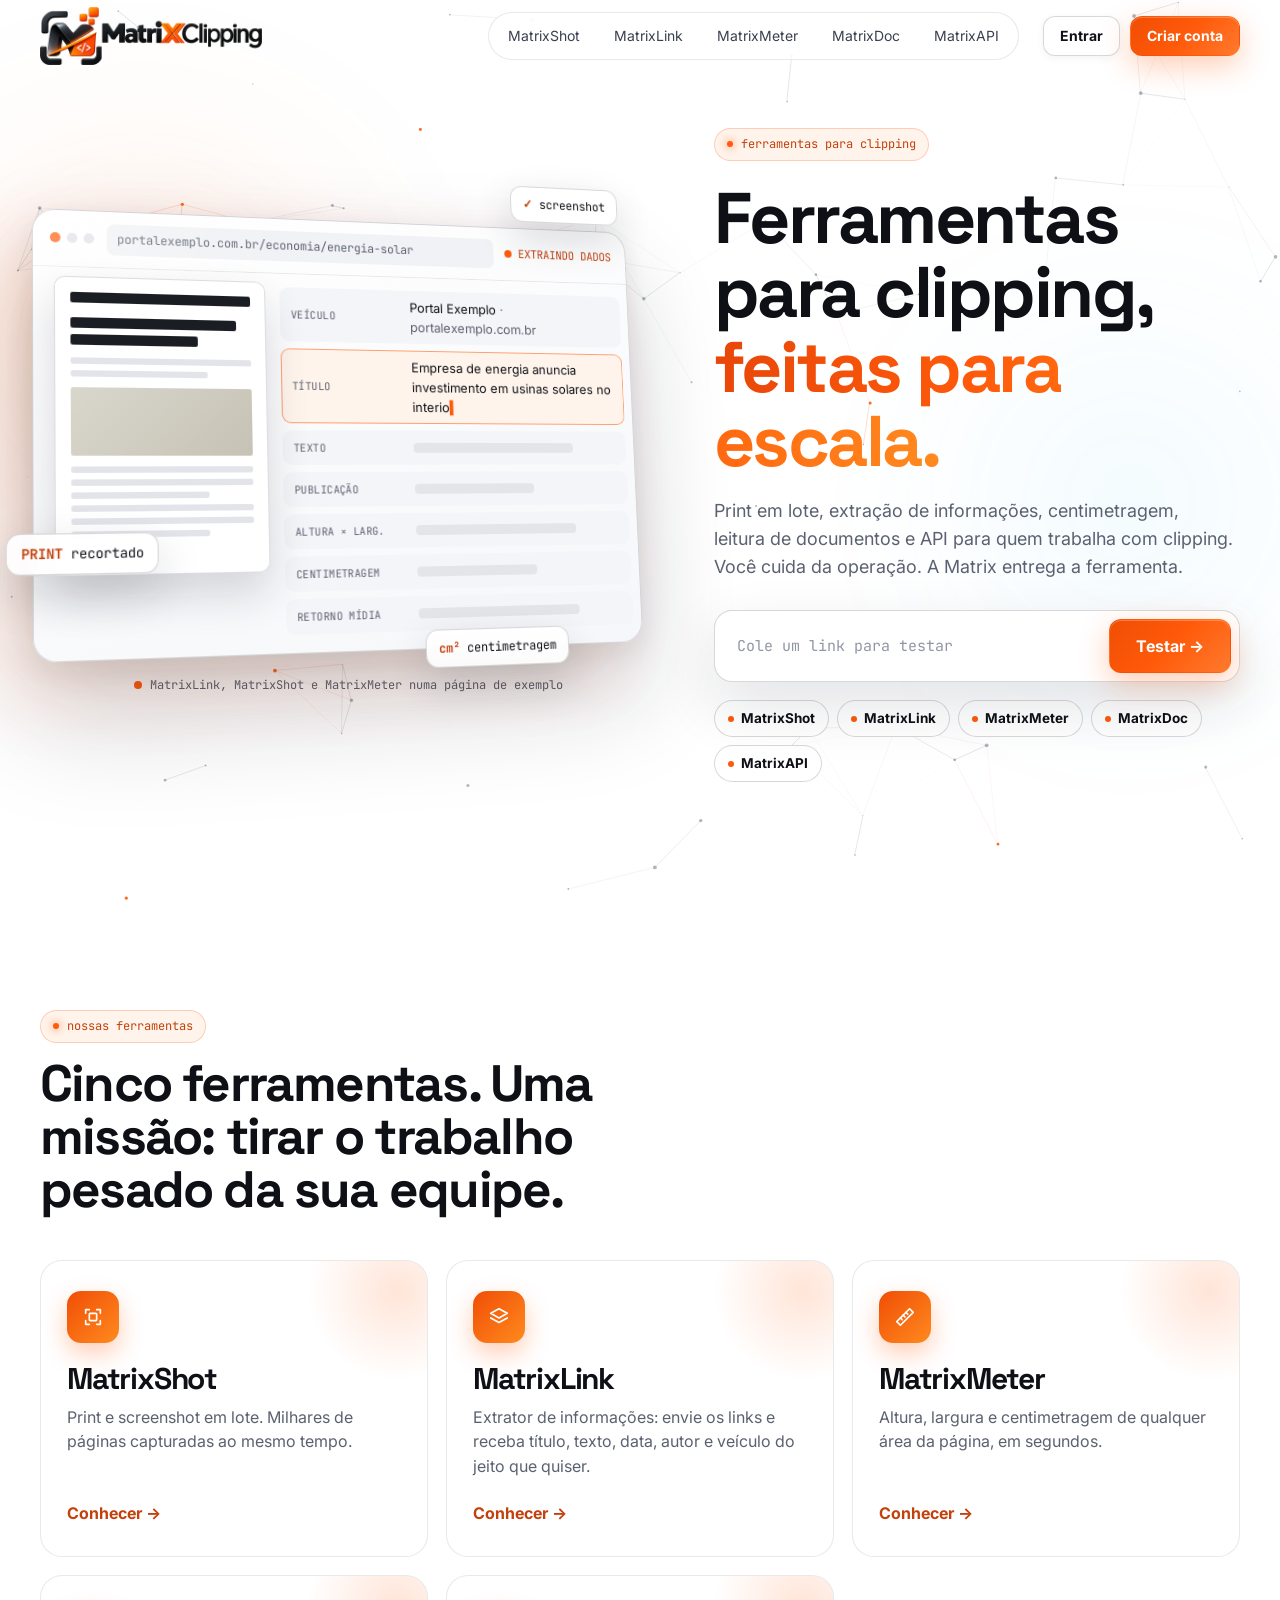
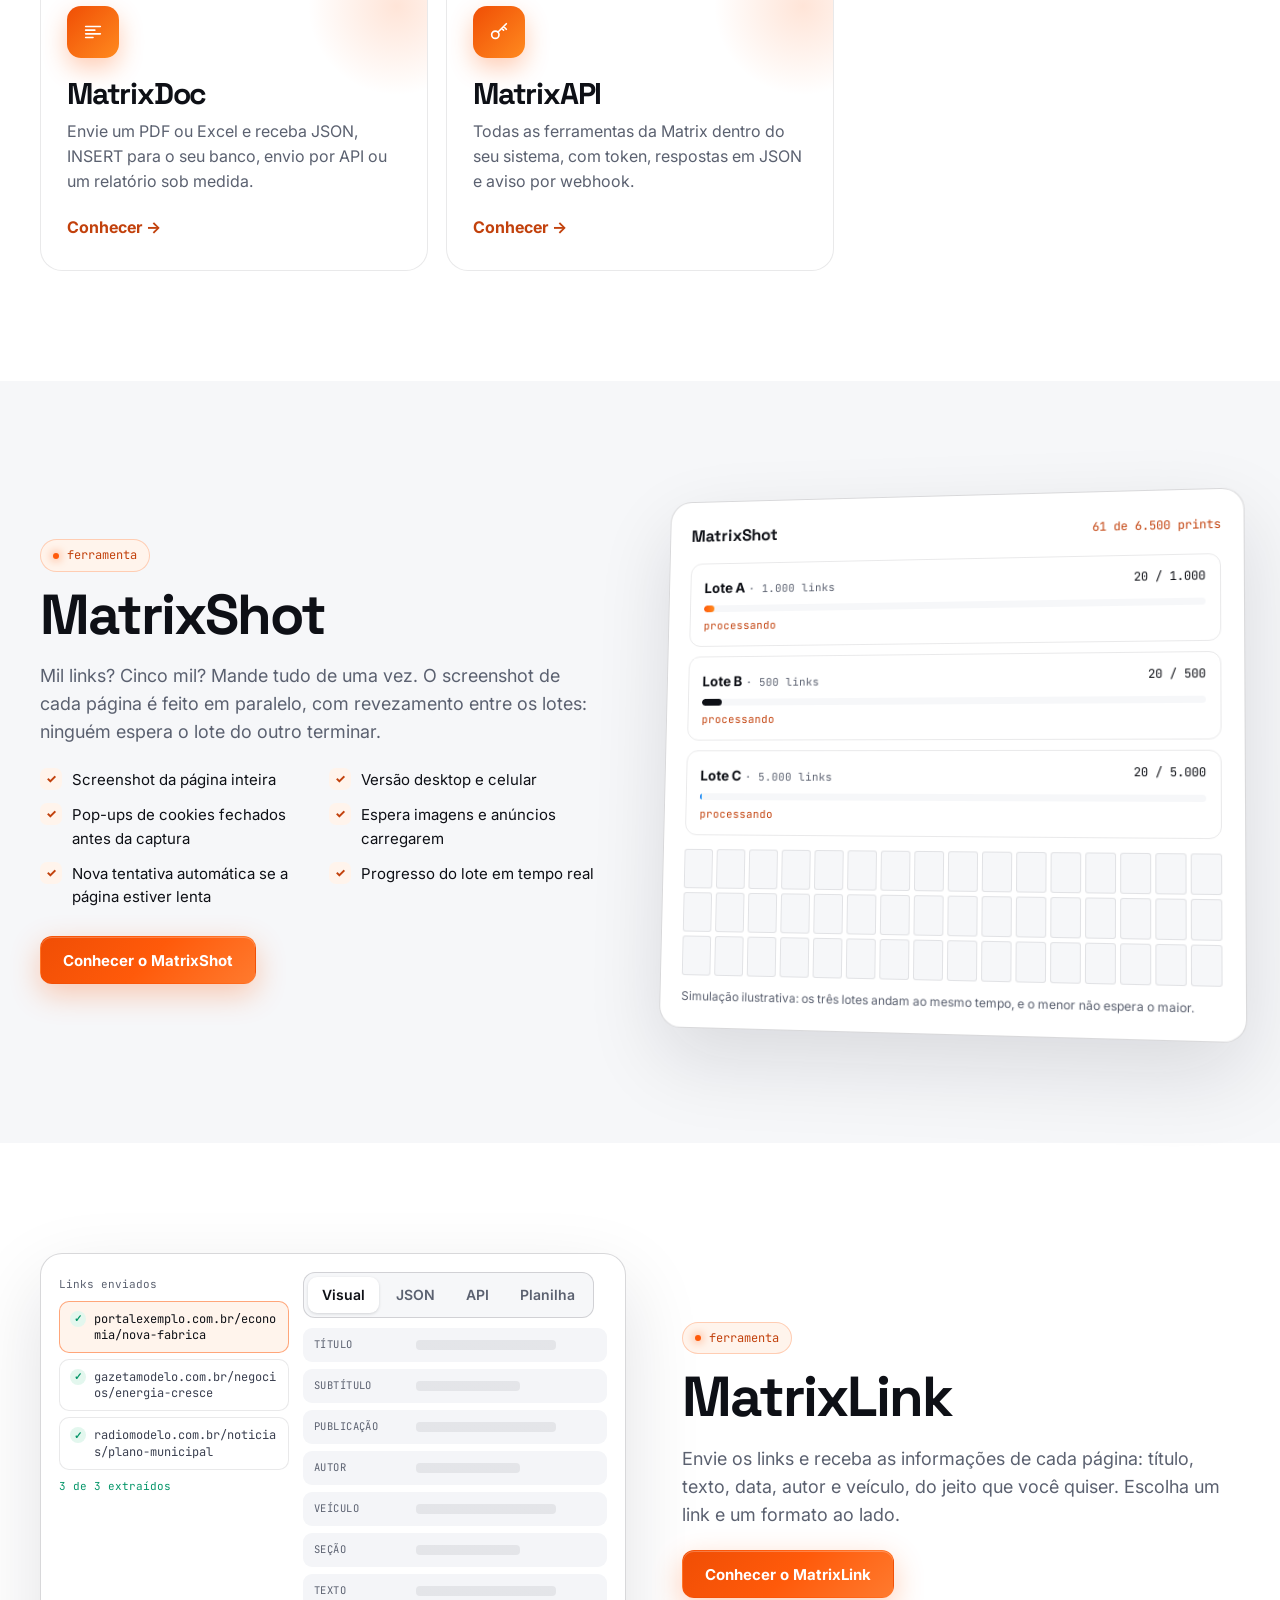
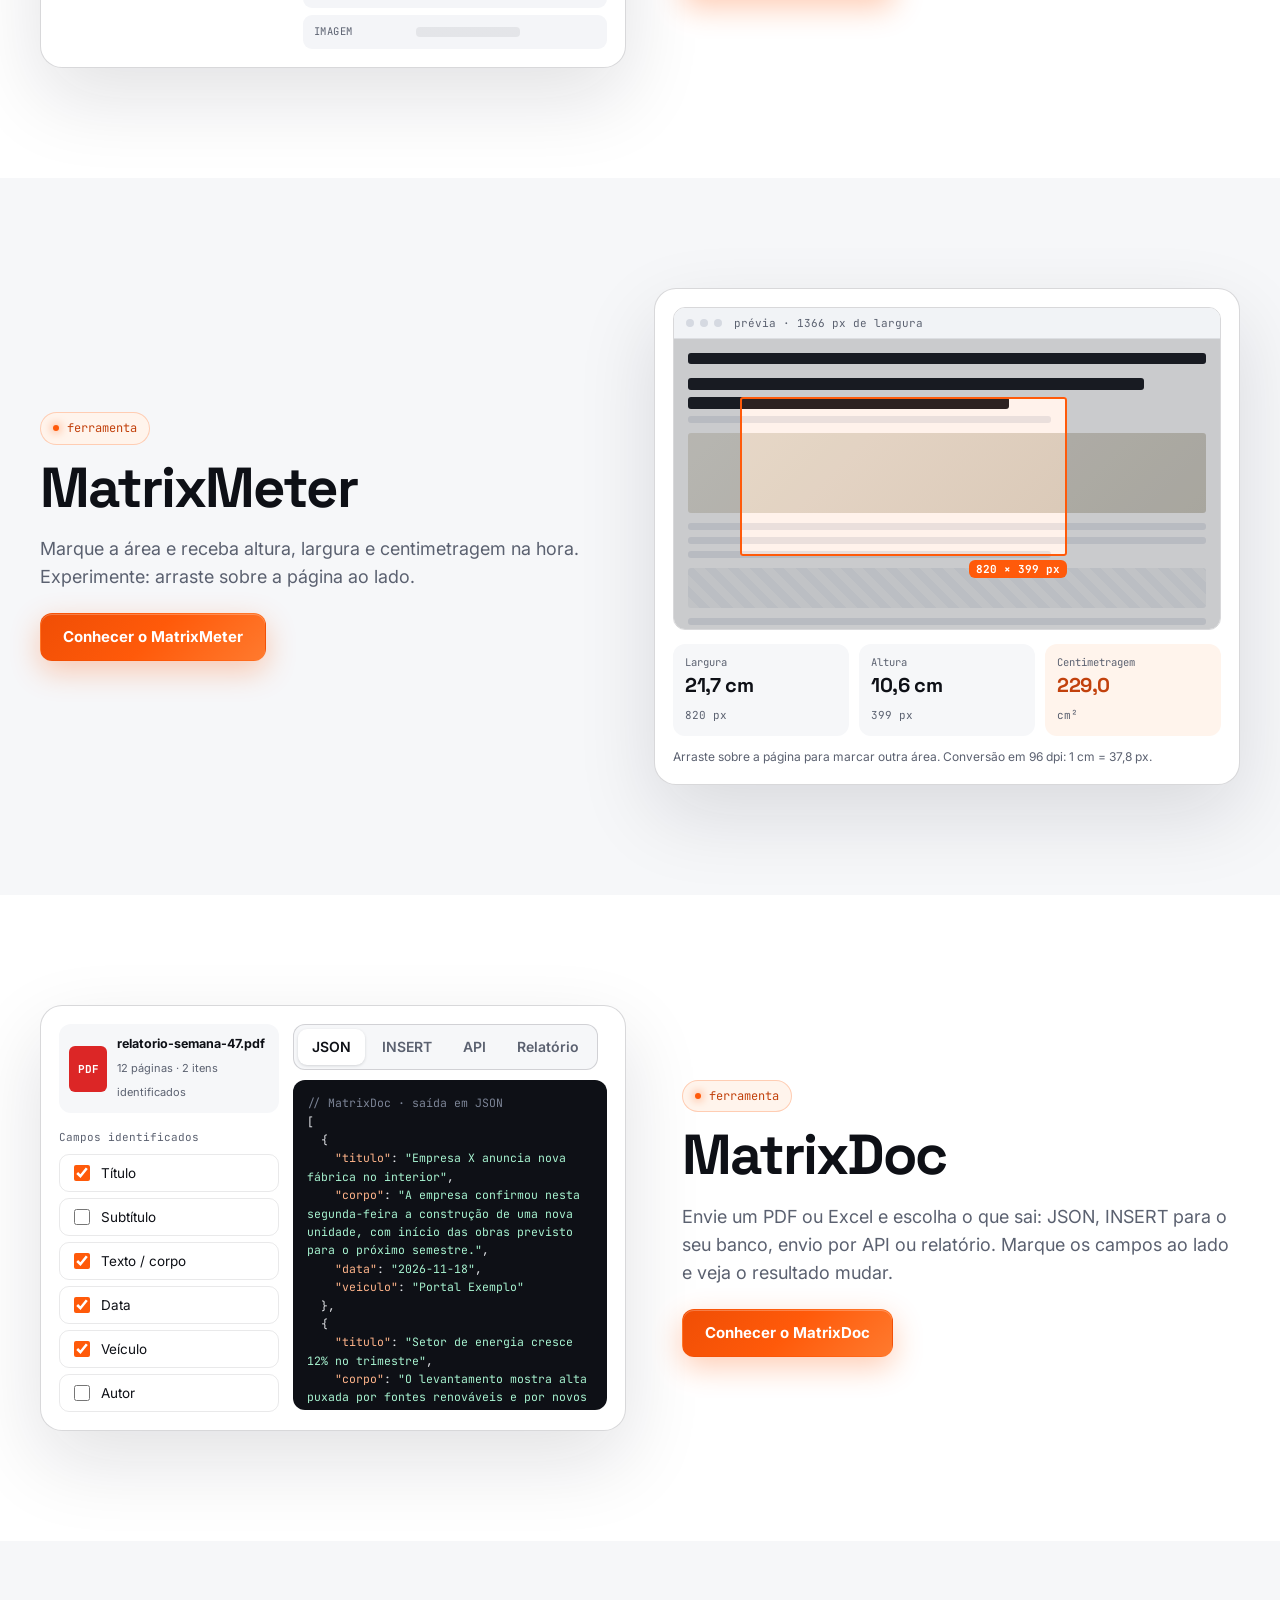
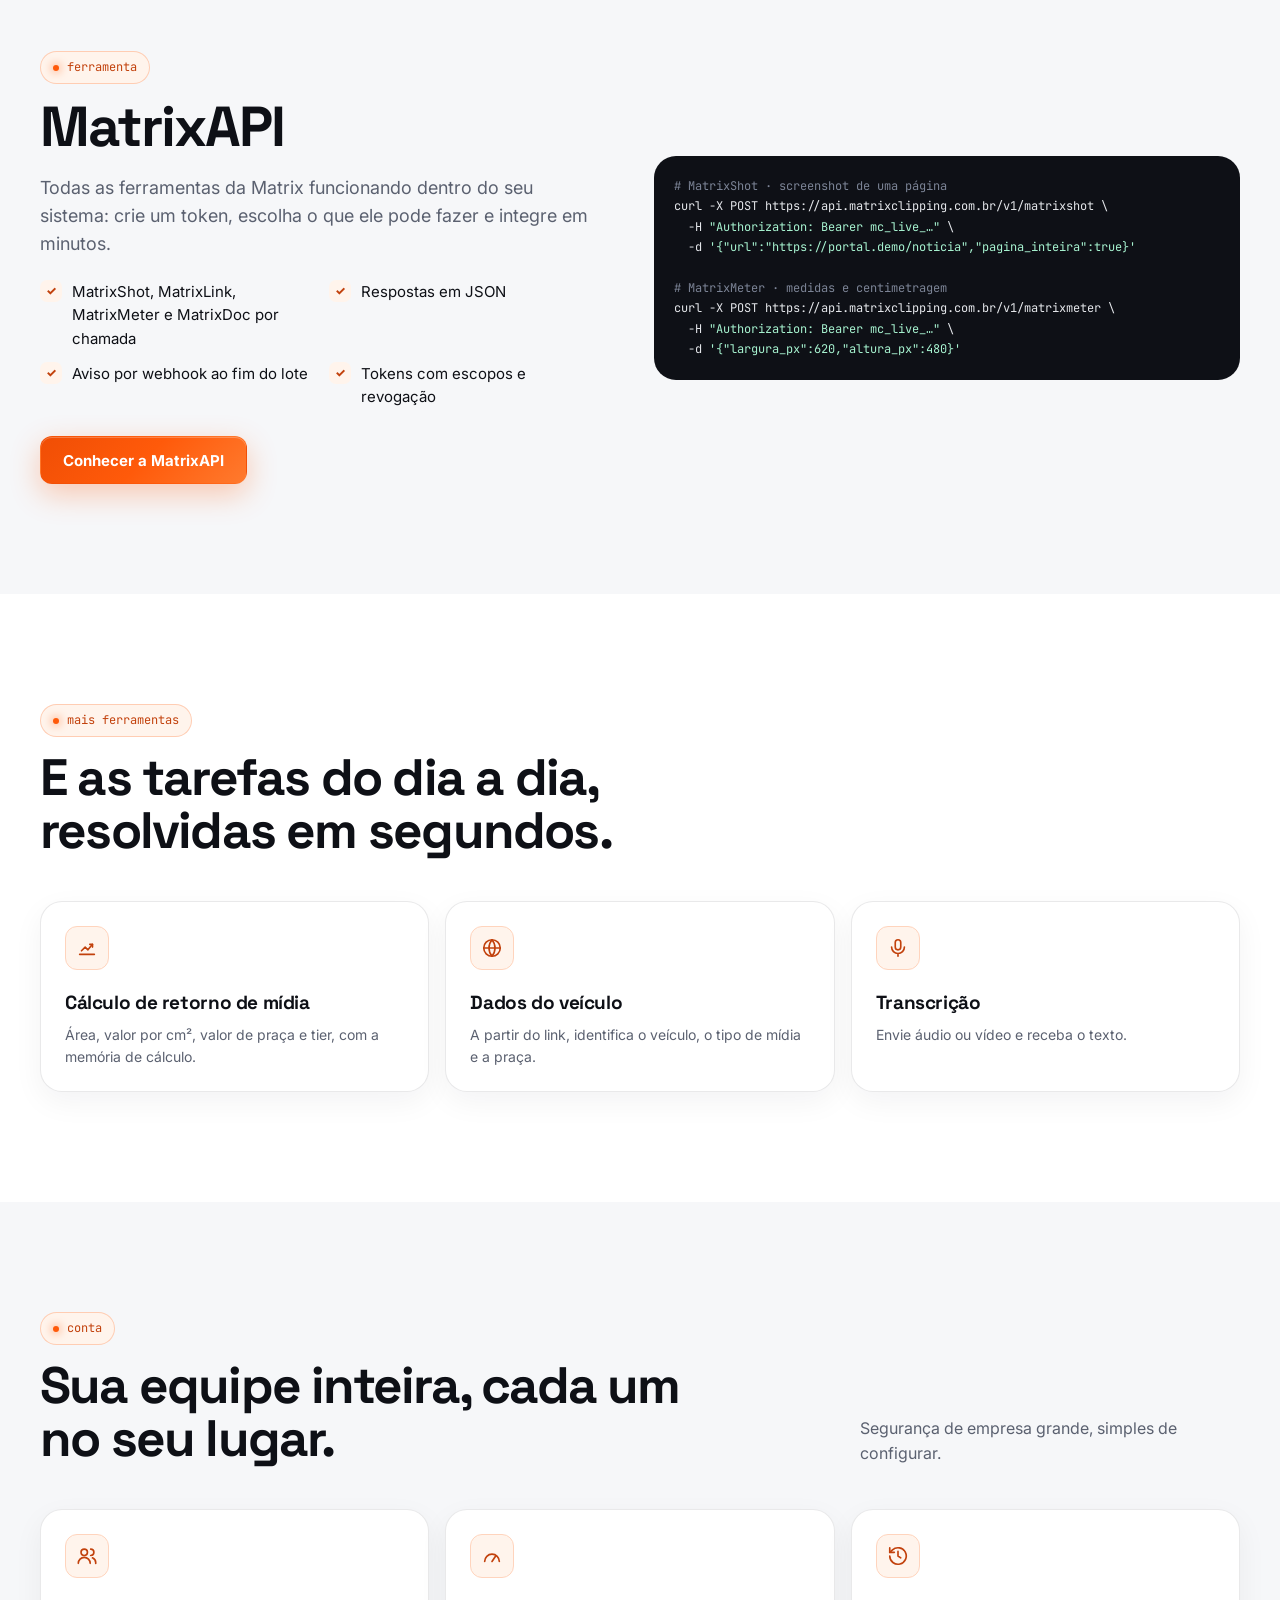
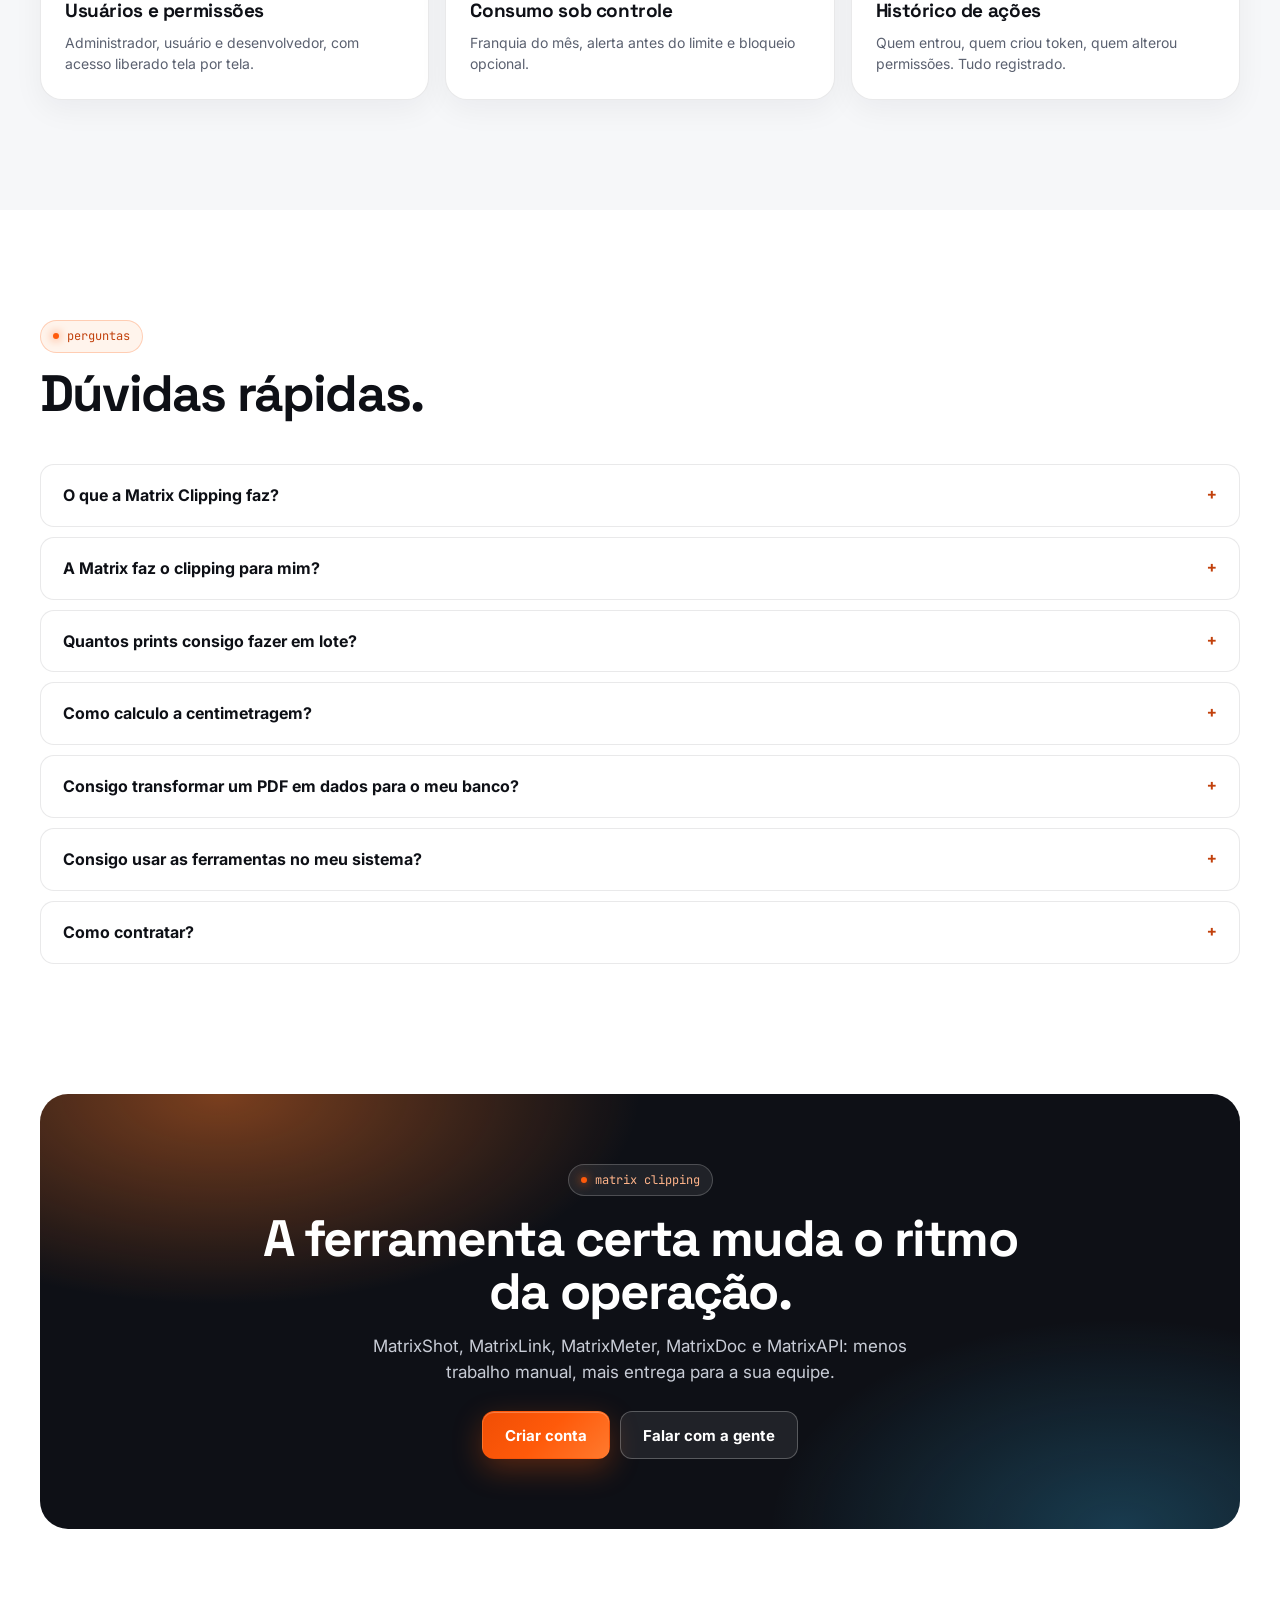
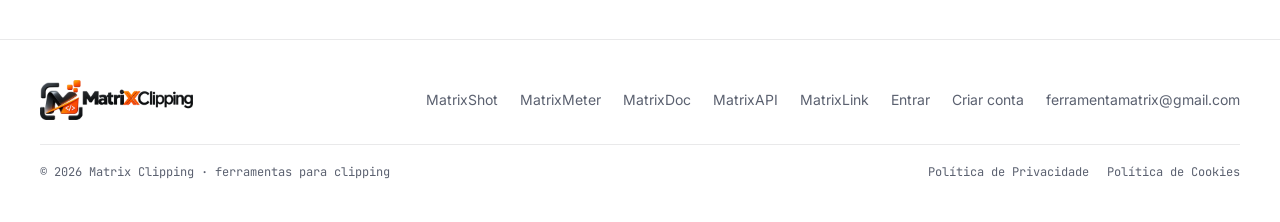
<file: index.html>
<!DOCTYPE html>
<html lang="pt-BR">
<head>
<meta charset="utf-8">
<meta name="viewport" content="width=device-width, initial-scale=1">
<title>Ferramentas para Clipping | MatrixShot, MatrixMeter, MatrixDoc, MatrixAPI e MatrixLink</title>
<meta name="description" content="Ferramentas para clipping: MatrixShot para print em lote, MatrixLink para extrair informações de links, MatrixMeter para centimetragem, MatrixDoc para PDF e Excel e MatrixAPI.">
<link rel="canonical" href="https://matrixclipping.com.br/">
<meta name="theme-color" content="#ffffff">
<link rel="icon" href="assets/img/favicon.ico" sizes="any">
<link rel="icon" href="assets/img/favicon-32.png" type="image/png" sizes="32x32">
<link rel="apple-touch-icon" href="assets/img/apple-touch-icon.png">
<meta property="og:type" content="website">
<meta property="og:locale" content="pt_BR">
<meta property="og:site_name" content="Matrix Clipping">
<meta property="og:title" content="Ferramentas para Clipping | MatrixShot, MatrixMeter, MatrixDoc, MatrixAPI e MatrixLink">
<meta property="og:description" content="Ferramentas para clipping: MatrixShot para print em lote, MatrixLink para extrair informações de links, MatrixMeter para centimetragem, MatrixDoc para PDF e Excel e MatrixAPI.">
<meta property="og:url" content="https://matrixclipping.com.br/">
<meta property="og:image" content="https://matrixclipping.com.br/assets/img/icon-512.png">
<meta name="twitter:card" content="summary">
<link rel="preconnect" href="https://fonts.googleapis.com">
<link rel="preconnect" href="https://fonts.gstatic.com" crossorigin>
<link href="https://fonts.googleapis.com/css2?family=Inter:wght@400;500;600;700&family=JetBrains+Mono:wght@400;700&family=Space+Grotesk:wght@400;500;700&display=swap" rel="stylesheet">
<link rel="stylesheet" href="assets/css/main.css">
<script type="application/ld+json">{"@context": "https://schema.org", "@type": "Organization", "name": "Matrix Clipping", "url": "https://matrixclipping.com.br", "logo": "https://matrixclipping.com.br/assets/img/icon-512.png", "email": "ferramentamatrix@gmail.com"}</script>
<script type="application/ld+json">{"@context": "https://schema.org", "@type": "SoftwareApplication", "name": "Matrix Clipping", "applicationCategory": "BusinessApplication", "operatingSystem": "Web", "description": "Ferramentas para clipping: MatrixShot (print em lote), MatrixLink (extrator de informações de links), MatrixMeter (centimetragem), MatrixDoc (PDF e Excel para dados) e MatrixAPI.", "url": "https://matrixclipping.com.br", "inLanguage": "pt-BR"}</script>
<script type="application/ld+json">{"@context": "https://schema.org", "@type": "FAQPage", "mainEntity": [{"@type": "Question", "name": "O que a Matrix Clipping faz?", "acceptedAnswer": {"@type": "Answer", "text": "Desenvolvemos ferramentas para empresas que trabalham com clipping: MatrixShot para print e screenshot em lote, MatrixLink para extrair as informações dos links, MatrixMeter para medidas e centimetragem, MatrixDoc para transformar PDF e Excel em dados e MatrixAPI para integrar tudo ao seu sistema."}}, {"@type": "Question", "name": "A Matrix faz o clipping para mim?", "acceptedAnswer": {"@type": "Answer", "text": "Não. A Matrix fornece as ferramentas. A sua operação continua com a sua empresa, do seu jeito, só que mais rápida."}}, {"@type": "Question", "name": "Quantos prints consigo fazer em lote?", "acceptedAnswer": {"@type": "Answer", "text": "Não existe um número fixo por envio. No MatrixShot, os prints de um lote são feitos em paralelo, e a capacidade é dimensionada pelo volume da sua operação."}}, {"@type": "Question", "name": "Como calculo a centimetragem?", "acceptedAnswer": {"@type": "Answer", "text": "Com o MatrixMeter: marque a área da página e receba altura, largura e cm², no padrão de 96 dpi."}}, {"@type": "Question", "name": "Consigo transformar um PDF em dados para o meu banco?", "acceptedAnswer": {"@type": "Answer", "text": "Sim, com o MatrixDoc: ele identifica título, texto e corpo e gera JSON, INSERT para MySQL, PostgreSQL ou SQL Server, ou um relatório personalizado."}}, {"@type": "Question", "name": "Consigo usar as ferramentas no meu sistema?", "acceptedAnswer": {"@type": "Answer", "text": "Sim. A MatrixAPI usa token com escopos, responde em JSON e avisa o seu sistema por webhook quando um lote termina."}}, {"@type": "Question", "name": "Como contratar?", "acceptedAnswer": {"@type": "Answer", "text": "Estamos na fase final de construção. Escreva para ferramentamatrix@gmail.com para ser um dos primeiros a usar."}}]}</script>
</head>
<body>
<a class="skip-link" href="#conteudo">Ir para o conteúdo</a>
<header class="site-header">
  <div class="container header-inner">
    <a class="logo" href="index.html" aria-label="Página inicial">
      <img src="assets/img/logo.png" srcset="assets/img/logo.png 1x, assets/img/logo@2x.png 2x" alt="Matrix Clipping" width="460" height="120">
    </a>
    <nav class="nav" aria-label="Ferramentas">
      <a href="matrixshot/index.html" title="Print e screenshot em lote">MatrixShot</a>
      <a href="matrixlink/index.html" title="Extrator de informações de links">MatrixLink</a>
      <a href="matrixmeter/index.html" title="Altura, largura e centimetragem">MatrixMeter</a>
      <a href="matrixdoc/index.html" title="PDF e Excel para dados e relatórios">MatrixDoc</a>
      <a href="matrixapi/index.html" title="As ferramentas no seu sistema">MatrixAPI</a>
    </nav>
    <div class="header-actions">
      <a class="btn btn-glass" href="entrar/index.html">Entrar</a>
      <a class="btn btn-primary" href="cadastro/index.html">Criar conta</a>
      <button class="menu-toggle" id="menuToggle" type="button" aria-label="Abrir menu" aria-expanded="false" aria-controls="mobileNav">
        <svg width="18" height="18" viewBox="0 0 20 20" aria-hidden="true"><path d="M3 5h14M3 10h14M3 15h14" stroke="currentColor" stroke-width="2" stroke-linecap="round"/></svg>
      </button>
    </div>
  </div>
  <nav class="mobile-nav" id="mobileNav" aria-label="Menu móvel" hidden>
    <span class="mn-lbl">Ferramentas</span>
    <a href="matrixshot/index.html">MatrixShot</a><a href="matrixlink/index.html">MatrixLink</a><a href="matrixmeter/index.html">MatrixMeter</a><a href="matrixdoc/index.html">MatrixDoc</a><a href="matrixapi/index.html">MatrixAPI</a>
    <a href="index.html#perguntas">Perguntas</a>
  </nav>
</header>

<main id="conteudo">

<section class="hero" id="topo">
  <canvas id="bgCanvas" aria-hidden="true"></canvas>
  <div class="glow glow-a" aria-hidden="true"></div>
  <div class="glow glow-b" aria-hidden="true"></div>
  <div class="floor" aria-hidden="true"></div>
  <div class="container hero-grid">

    <div class="stage">
      <div class="scanner" id="scanner" aria-label="Demonstração automática de uma matéria sendo processada">
        <div class="scanner-bar">
          <span class="dots" aria-hidden="true"><i></i><i></i><i></i></span>
          <span class="scanner-url" id="scanUrl">aguardando link…</span>
          <span class="status" id="scanStatus"><b class="pulse"></b>AGUARDANDO</span>
        </div>
        <div class="scanner-body">
          <div class="shot" id="shot" aria-hidden="true">
            <div class="shot-page"><i class="nav"></i><i class="h"></i><i class="h2"></i><i></i><i class="s"></i><i class="img"></i><i></i><i></i><i class="s"></i><i></i><i></i><i class="s"></i></div>
            <div class="shot-crop"><span id="shotCropLabel"></span></div>
            <div class="shot-beam"></div>
            <div class="shot-wait"><span class="ring"></span>Aguardando…</div>
          </div>
          <dl class="data">
            <div class="row" data-field="veiculo"><dt>Veículo</dt><dd><span class="sk"></span></dd></div>
            <div class="row" data-field="titulo"><dt>Título</dt><dd><span class="sk"></span></dd></div>
            <div class="row tall" data-field="texto"><dt>Texto</dt><dd><span class="sk"></span></dd></div>
            <div class="row" data-field="data"><dt>Publicação</dt><dd><span class="sk"></span></dd></div>
            <div class="row" data-field="medidas"><dt>Altura × larg.</dt><dd><span class="sk"></span></dd></div>
            <div class="row" data-field="centimetragem"><dt>Centimetragem</dt><dd><span class="sk"></span></dd></div>
            <div class="row" data-field="retorno"><dt>Retorno mídia</dt><dd><span class="sk"></span></dd></div>
          </dl>
        </div>
        <span class="chip3d chip-a" aria-hidden="true"><b>✓</b> screenshot</span>
        <span class="chip3d chip-b" aria-hidden="true"><b>PRINT</b> recortado</span>
        <span class="chip3d chip-c" aria-hidden="true"><b>cm²</b> centimetragem</span>
      </div>
      <p class="demo-caption"><span class="live-dot"></span> MatrixLink, MatrixShot e MatrixMeter numa página de exemplo</p>
    </div>

    <div class="pitch">
      <span class="tag">ferramentas para clipping</span>
      <h1>Ferramentas para clipping, <span class="grad">feitas para escala.</span></h1>
      <p class="sub">Print em lote, extração de informações, centimetragem, leitura de documentos e API para quem trabalha com clipping. Você cuida da operação. A Matrix entrega a ferramenta.</p>
      <form class="probe-form" id="demoForm" action="processar/index.html" method="get" novalidate>
        <label class="sr-only" for="demoUrl">Link da página</label>
        <input id="demoUrl" name="url" type="url" inputmode="url" placeholder="Cole um link para testar" autocomplete="off">
        <button class="btn btn-primary" type="submit">Testar →</button>
      </form>
      <ul class="tool-chips" aria-label="Ferramentas"><li><a href="matrixshot/index.html">MatrixShot</a></li><li><a href="matrixlink/index.html">MatrixLink</a></li><li><a href="matrixmeter/index.html">MatrixMeter</a></li><li><a href="matrixdoc/index.html">MatrixDoc</a></li><li><a href="matrixapi/index.html">MatrixAPI</a></li></ul>
    </div>

  </div>
</section>

<section class="section" id="ferramentas">
  <div class="container">
    <div class="section-head reveal">
      <div><span class="tag">nossas ferramentas</span><h2>Cinco ferramentas. Uma missão: tirar o trabalho pesado da sua equipe.</h2></div>
    </div>
    <div class="prods"><a class="prod reveal" href="matrixshot/index.html" style="transition-delay:0.00s"><div class="ico"><svg width="22" height="22" viewBox="0 0 24 24" fill="none" stroke="currentColor" stroke-width="1.8" stroke-linecap="round" stroke-linejoin="round" aria-hidden="true"><path d="M4 8V4h4M16 4h4v4M20 16v4h-4M8 20H4v-4"/><rect x="8" y="8" width="8" height="8" rx="1"/></svg></div><h3>MatrixShot</h3><p>Print e screenshot em lote. Milhares de páginas capturadas ao mesmo tempo.</p><span class="prod-go">Conhecer &rarr;</span></a><a class="prod reveal" href="matrixlink/index.html" style="transition-delay:0.06s"><div class="ico"><svg width="22" height="22" viewBox="0 0 24 24" fill="none" stroke="currentColor" stroke-width="1.8" stroke-linecap="round" stroke-linejoin="round" aria-hidden="true"><path d="m12 3 9 5-9 5-9-5z"/><path d="m3 13 9 5 9-5"/></svg></div><h3>MatrixLink</h3><p>Extrator de informações: envie os links e receba título, texto, data, autor e veículo do jeito que quiser.</p><span class="prod-go">Conhecer &rarr;</span></a><a class="prod reveal" href="matrixmeter/index.html" style="transition-delay:0.12s"><div class="ico"><svg width="22" height="22" viewBox="0 0 24 24" fill="none" stroke="currentColor" stroke-width="1.8" stroke-linecap="round" stroke-linejoin="round" aria-hidden="true"><path d="M3 17 17 3l4 4L7 21z"/><path d="m7 13 2 2M10 10l2 2M13 7l2 2"/></svg></div><h3>MatrixMeter</h3><p>Altura, largura e centimetragem de qualquer área da página, em segundos.</p><span class="prod-go">Conhecer &rarr;</span></a><a class="prod reveal" href="matrixdoc/index.html" style="transition-delay:0.18s"><div class="ico"><svg width="22" height="22" viewBox="0 0 24 24" fill="none" stroke="currentColor" stroke-width="1.8" stroke-linecap="round" stroke-linejoin="round" aria-hidden="true"><path d="M4 6h16M4 10h10M4 14h16M4 18h8"/></svg></div><h3>MatrixDoc</h3><p>Envie um PDF ou Excel e receba JSON, INSERT para o seu banco, envio por API ou um relatório sob medida.</p><span class="prod-go">Conhecer &rarr;</span></a><a class="prod reveal" href="matrixapi/index.html" style="transition-delay:0.24s"><div class="ico"><svg width="22" height="22" viewBox="0 0 24 24" fill="none" stroke="currentColor" stroke-width="1.8" stroke-linecap="round" stroke-linejoin="round" aria-hidden="true"><circle cx="8" cy="15" r="4"/><path d="M11 12l9-9M17 6l3 3M15 8l2 2"/></svg></div><h3>MatrixAPI</h3><p>Todas as ferramentas da Matrix dentro do seu sistema, com token, respostas em JSON e aviso por webhook.</p><span class="prod-go">Conhecer &rarr;</span></a></div>
  </div>
</section>

<section class="section section-alt" id="matrixshot"><div class="container split"><div class="reveal"><span class="tag">ferramenta</span><h2>MatrixShot</h2><p class="lead">Mil links? Cinco mil? Mande tudo de uma vez. O screenshot de cada página é feito em paralelo, com revezamento entre os lotes: ninguém espera o lote do outro terminar.</p><ul class="ticks2"><li>Screenshot da página inteira</li><li>Versão desktop e celular</li><li>Pop-ups de cookies fechados antes da captura</li><li>Espera imagens e anúncios carregarem</li><li>Nova tentativa automática se a página estiver lenta</li><li>Progresso do lote em tempo real</li></ul><div class="cta-row"><a class="btn btn-primary" href="matrixshot/index.html">Conhecer o MatrixShot</a></div></div><div class="reveal" style="transition-delay:.1s"><div class="batch" data-batch aria-label="Simulação do MatrixShot processando três lotes de print em paralelo">
        <div class="batch-head"><b>MatrixShot</b><span class="batch-clock">0 prints</span></div>
        <div class="lane" data-total="1000" data-c="1"><div><b>Lote A</b> <small>· 1.000 links</small></div><span class="lane-n"></span><div class="lane-bar"><i></i></div><span class="lane-st">na fila</span></div>
        <div class="lane" data-total="500" data-c="2"><div><b>Lote B</b> <small>· 500 links</small></div><span class="lane-n"></span><div class="lane-bar"><i></i></div><span class="lane-st">na fila</span></div>
        <div class="lane" data-total="5000" data-c="3"><div><b>Lote C</b> <small>· 5.000 links</small></div><span class="lane-n"></span><div class="lane-bar"><i></i></div><span class="lane-st">na fila</span></div>
        <div class="tiles" aria-hidden="true"><i></i><i></i><i></i><i></i><i></i><i></i><i></i><i></i><i></i><i></i><i></i><i></i><i></i><i></i><i></i><i></i><i></i><i></i><i></i><i></i><i></i><i></i><i></i><i></i><i></i><i></i><i></i><i></i><i></i><i></i><i></i><i></i><i></i><i></i><i></i><i></i><i></i><i></i><i></i><i></i><i></i><i></i><i></i><i></i><i></i><i></i><i></i><i></i></div>
        <p class="batch-note">Simulação ilustrativa: os três lotes andam ao mesmo tempo, e o menor não espera o maior.</p>
      </div></div></div></section>

<section class="section" id="matrixlink"><div class="container split rev"><div class="reveal" style="transition-delay:.1s"><div class="linkw" data-linkx>
        <div class="lk-in">
          <p class="doc-lbl">Links enviados</p>
          <button type="button" data-i="0" class="on"><span class="lk-ok">✓</span><span>portalexemplo.com.br/economia/nova-fabrica</span></button>
          <button type="button" data-i="1"><span class="lk-ok">✓</span><span>gazetamodelo.com.br/negocios/energia-cresce</span></button>
          <button type="button" data-i="2"><span class="lk-ok">✓</span><span>radiomodelo.com.br/noticias/plano-municipal</span></button>
          <small class="lk-note">3 de 3 extraídos</small>
        </div>
        <div class="doc-outw">
          <div class="seg" role="tablist" aria-label="Formato de saída"><button type="button" data-fmt="vis" class="on">Visual</button><button type="button" data-fmt="json">JSON</button><button type="button" data-fmt="api">API</button><button type="button" data-fmt="csv">Planilha</button></div>
          <div class="doc-out" data-out aria-live="polite"></div>
        </div>
      </div></div><div class="reveal"><span class="tag">ferramenta</span><h2>MatrixLink</h2><p class="lead">Envie os links e receba as informações de cada página: título, texto, data, autor e veículo, do jeito que você quiser. Escolha um link e um formato ao lado.</p><div class="cta-row" style="margin-top:22px"><a class="btn btn-primary" href="matrixlink/index.html">Conhecer o MatrixLink</a></div></div></div></section>

<section class="section section-alt" id="matrixmeter"><div class="container split"><div class="reveal"><span class="tag">ferramenta</span><h2>MatrixMeter</h2><p class="lead">Marque a área e receba altura, largura e centimetragem na hora. Experimente: arraste sobre a página ao lado.</p><div class="cta-row" style="margin-top:22px"><a class="btn btn-primary" href="matrixmeter/index.html">Conhecer o MatrixMeter</a></div></div><div class="reveal" style="transition-delay:.1s"><div class="meter" data-meter>
        <div class="browser-mini"><div class="bm-bar"><i></i><i></i><i></i><span>prévia · 1366 px de largura</span></div>
          <div class="meter-page" data-area aria-label="Prévia de página: arraste para marcar a área">
            <i class="nav"></i><i class="h"></i><i class="h" style="width:62%"></i><i class="s"></i><i class="img"></i><i></i><i></i><i class="s"></i><i class="ad"></i><i></i><i></i><i class="s"></i>
            <div class="meter-sel" data-sel><span data-tag></span></div>
          </div></div>
        <div class="meter-out">
          <div><small>Largura</small><b data-o="lcm">—</b><span data-o="lpx"></span></div>
          <div><small>Altura</small><b data-o="acm">—</b><span data-o="apx"></span></div>
          <div class="hl"><small>Centimetragem</small><b data-o="cm2">—</b><span>cm²</span></div>
        </div>
        <p class="batch-note">Arraste sobre a página para marcar outra área. Conversão em 96 dpi: 1 cm = 37,8 px.</p>
      </div></div></div></section>

<section class="section" id="matrixdoc"><div class="container split rev"><div class="reveal" style="transition-delay:.1s"><div class="docw" data-doc>
        <div class="doc-in">
          <div class="doc-file"><span class="doc-ico">PDF</span><div><b>relatorio-semana-47.pdf</b><small>12 páginas · 2 itens identificados</small></div></div>
          <p class="doc-lbl">Campos identificados</p>
          <label><input type="checkbox" data-f="titulo" checked> Título</label>
          <label><input type="checkbox" data-f="subtitulo"> Subtítulo</label>
          <label><input type="checkbox" data-f="corpo" checked> Texto / corpo</label>
          <label><input type="checkbox" data-f="data" checked> Data</label>
          <label><input type="checkbox" data-f="veiculo" checked> Veículo</label>
          <label><input type="checkbox" data-f="autor"> Autor</label>
        </div>
        <div class="doc-outw">
          <div class="seg" role="tablist" aria-label="Formato de saída"><button type="button" data-fmt="json" class="on">JSON</button><button type="button" data-fmt="sql">INSERT</button><button type="button" data-fmt="api">API</button><button type="button" data-fmt="rel">Relatório</button></div>
          <div class="doc-out" data-out aria-live="polite"></div>
        </div>
      </div></div><div class="reveal"><span class="tag">ferramenta</span><h2>MatrixDoc</h2><p class="lead">Envie um PDF ou Excel e escolha o que sai: JSON, INSERT para o seu banco, envio por API ou relatório. Marque os campos ao lado e veja o resultado mudar.</p><div class="cta-row" style="margin-top:22px"><a class="btn btn-primary" href="matrixdoc/index.html">Conhecer o MatrixDoc</a></div></div></div></section>

<section class="section section-alt" id="matrixapi"><div class="container split"><div class="reveal"><span class="tag">ferramenta</span><h2>MatrixAPI</h2><p class="lead">Todas as ferramentas da Matrix funcionando dentro do seu sistema: crie um token, escolha o que ele pode fazer e integre em minutos.</p><ul class="ticks2"><li>MatrixShot, MatrixLink, MatrixMeter e MatrixDoc por chamada</li><li>Respostas em JSON</li><li>Aviso por webhook ao fim do lote</li><li>Tokens com escopos e revogação</li></ul><div class="cta-row"><a class="btn btn-primary" href="matrixapi/index.html">Conhecer a MatrixAPI</a></div></div><div class="reveal" style="transition-delay:.1s"><pre class="code-card"><span class="c"># MatrixShot · screenshot de uma página</span>
curl -X POST https://api.matrixclipping.com.br/v1/matrixshot \
  -H <span class="s">"Authorization: Bearer mc_live_…"</span> \
  -d <span class="s">'{"url":"https://portal.demo/noticia","pagina_inteira":true}'</span>

<span class="c"># MatrixMeter · medidas e centimetragem</span>
curl -X POST https://api.matrixclipping.com.br/v1/matrixmeter \
  -H <span class="s">"Authorization: Bearer mc_live_…"</span> \
  -d <span class="s">'{"largura_px":620,"altura_px":480}'</span></pre></div></div></section>

<section class="section" id="mais">
  <div class="container">
    <div class="section-head reveal"><div><span class="tag">mais ferramentas</span><h2>E as tarefas do dia a dia, resolvidas em segundos.</h2></div></div>
    <div class="ctrl"><div class="card reveal" style="transition-delay:0.00s"><div class="ico"><svg width="22" height="22" viewBox="0 0 24 24" fill="none" stroke="currentColor" stroke-width="1.8" stroke-linecap="round" stroke-linejoin="round" aria-hidden="true"><path d="M4 19h16M6 15l4-4 3 3 5-6"/><path d="M15 8h3v3"/></svg></div><strong>Cálculo de retorno de mídia</strong><span>Área, valor por cm², valor de praça e tier, com a memória de cálculo.</span></div><div class="card reveal" style="transition-delay:0.05s"><div class="ico"><svg width="22" height="22" viewBox="0 0 24 24" fill="none" stroke="currentColor" stroke-width="1.8" stroke-linecap="round" stroke-linejoin="round" aria-hidden="true"><circle cx="12" cy="12" r="9"/><path d="M3 12h18M12 3a14 14 0 0 1 0 18M12 3a14 14 0 0 0 0 18"/></svg></div><strong>Dados do veículo</strong><span>A partir do link, identifica o veículo, o tipo de mídia e a praça.</span></div><div class="card reveal" style="transition-delay:0.10s"><div class="ico"><svg width="22" height="22" viewBox="0 0 24 24" fill="none" stroke="currentColor" stroke-width="1.8" stroke-linecap="round" stroke-linejoin="round" aria-hidden="true"><rect x="9" y="3" width="6" height="11" rx="3"/><path d="M5 11a7 7 0 0 0 14 0M12 18v3"/></svg></div><strong>Transcrição</strong><span>Envie áudio ou vídeo e receba o texto.</span></div></div>
  </div>
</section>

<section class="section section-alt" id="controle">
  <div class="container">
    <div class="section-head reveal"><div><span class="tag">conta</span><h2>Sua equipe inteira, cada um no seu lugar.</h2></div><p>Segurança de empresa grande, simples de configurar.</p></div>
    <div class="ctrl"><div class="card reveal" style="transition-delay:0.00s"><div class="ico"><svg width="22" height="22" viewBox="0 0 24 24" fill="none" stroke="currentColor" stroke-width="1.8" stroke-linecap="round" stroke-linejoin="round" aria-hidden="true"><circle cx="9" cy="8" r="3.5"/><path d="M2.5 20a6.5 6.5 0 0 1 13 0"/><path d="M16 4.5a3.5 3.5 0 0 1 0 7M18 14a6 6 0 0 1 3.5 6"/></svg></div><strong>Usuários e permissões</strong><span>Administrador, usuário e desenvolvedor, com acesso liberado tela por tela.</span></div><div class="card reveal" style="transition-delay:0.05s"><div class="ico"><svg width="22" height="22" viewBox="0 0 24 24" fill="none" stroke="currentColor" stroke-width="1.8" stroke-linecap="round" stroke-linejoin="round" aria-hidden="true"><path d="M4 18a8 8 0 1 1 16 0"/><path d="M12 18l4-6"/></svg></div><strong>Consumo sob controle</strong><span>Franquia do mês, alerta antes do limite e bloqueio opcional.</span></div><div class="card reveal" style="transition-delay:0.10s"><div class="ico"><svg width="22" height="22" viewBox="0 0 24 24" fill="none" stroke="currentColor" stroke-width="1.8" stroke-linecap="round" stroke-linejoin="round" aria-hidden="true"><path d="M3 12a9 9 0 1 0 3-6.7L3 8"/><path d="M3 3v5h5M12 7v5l3 2"/></svg></div><strong>Histórico de ações</strong><span>Quem entrou, quem criou token, quem alterou permissões. Tudo registrado.</span></div></div>
  </div>
</section>

<section class="section" id="perguntas"><div class="container reveal"><div class="section-head"><div><span class="tag">perguntas</span><h2>Dúvidas rápidas.</h2></div></div><div class="faq">
      <details><summary>O que a Matrix Clipping faz?</summary><p>Desenvolvemos ferramentas para empresas que trabalham com clipping: MatrixShot para print e screenshot em lote, MatrixLink para extrair as informações dos links, MatrixMeter para medidas e centimetragem, MatrixDoc para transformar PDF e Excel em dados e MatrixAPI para integrar tudo ao seu sistema.</p></details>
      <details><summary>A Matrix faz o clipping para mim?</summary><p>Não. A Matrix fornece as ferramentas. A sua operação continua com a sua empresa, do seu jeito, só que mais rápida.</p></details>
      <details><summary>Quantos prints consigo fazer em lote?</summary><p>Não existe um número fixo por envio. No MatrixShot, os prints de um lote são feitos em paralelo, e a capacidade é dimensionada pelo volume da sua operação.</p></details>
      <details><summary>Como calculo a centimetragem?</summary><p>Com o MatrixMeter: marque a área da página e receba altura, largura e cm², no padrão de 96 dpi.</p></details>
      <details><summary>Consigo transformar um PDF em dados para o meu banco?</summary><p>Sim, com o MatrixDoc: ele identifica título, texto e corpo e gera JSON, INSERT para MySQL, PostgreSQL ou SQL Server, ou um relatório personalizado.</p></details>
      <details><summary>Consigo usar as ferramentas no meu sistema?</summary><p>Sim. A MatrixAPI usa token com escopos, responde em JSON e avisa o seu sistema por webhook quando um lote termina.</p></details>
      <details><summary>Como contratar?</summary><p>Estamos na fase final de construção. Escreva para ferramentamatrix@gmail.com para ser um dos primeiros a usar.</p></details>
    </div></div></section>

<section class="section" style="padding-top:20px">
  <div class="container reveal">
    <div class="final">
      <span class="tag" style="background:rgba(255,255,255,.08);border-color:rgba(255,255,255,.2);color:#ffb48a">matrix clipping</span>
      <h2 style="margin-top:16px">A ferramenta certa muda o ritmo da operação.</h2>
      <p>MatrixShot, MatrixLink, MatrixMeter, MatrixDoc e MatrixAPI: menos trabalho manual, mais entrega para a sua equipe.</p>
      <div class="cta-row"><a class="btn btn-primary" href="cadastro/index.html">Criar conta</a><a class="btn btn-glass" href="mailto:ferramentamatrix@gmail.com?subject=Quero%20conhecer%20a%20Matrix%20Clipping">Falar com a gente</a></div>
    </div>
  </div>
</section>

</main>
<footer class="site-footer">
  <div class="container">
    <div class="footer-row">
      <a class="logo" href="index.html" aria-label="Página inicial">
        <img src="assets/img/logo.png" srcset="assets/img/logo.png 1x, assets/img/logo@2x.png 2x" alt="Matrix Clipping" width="460" height="120">
      </a>
      <nav class="footer-links" aria-label="Rodapé">
        <a href="matrixshot/index.html">MatrixShot</a>
        <a href="matrixmeter/index.html">MatrixMeter</a>
        <a href="matrixdoc/index.html">MatrixDoc</a>
        <a href="matrixapi/index.html">MatrixAPI</a>
        <a href="matrixlink/index.html">MatrixLink</a>
        <a href="entrar/index.html">Entrar</a>
        <a href="cadastro/index.html">Criar conta</a>
        <a data-email href="#">ferramentamatrix@gmail.com</a>
      </nav>
    </div>
    <div class="copy"><span>© <span data-year>2026</span> Matrix Clipping · ferramentas para clipping</span><span class="legal-links"><a href="privacidade/index.html">Política de Privacidade</a><a href="cookies/index.html">Política de Cookies</a></span></div>
  </div>
</footer>
<script src="assets/js/config.js"></script>
<script src="assets/js/main.js"></script>
</body>
</html>
</file>
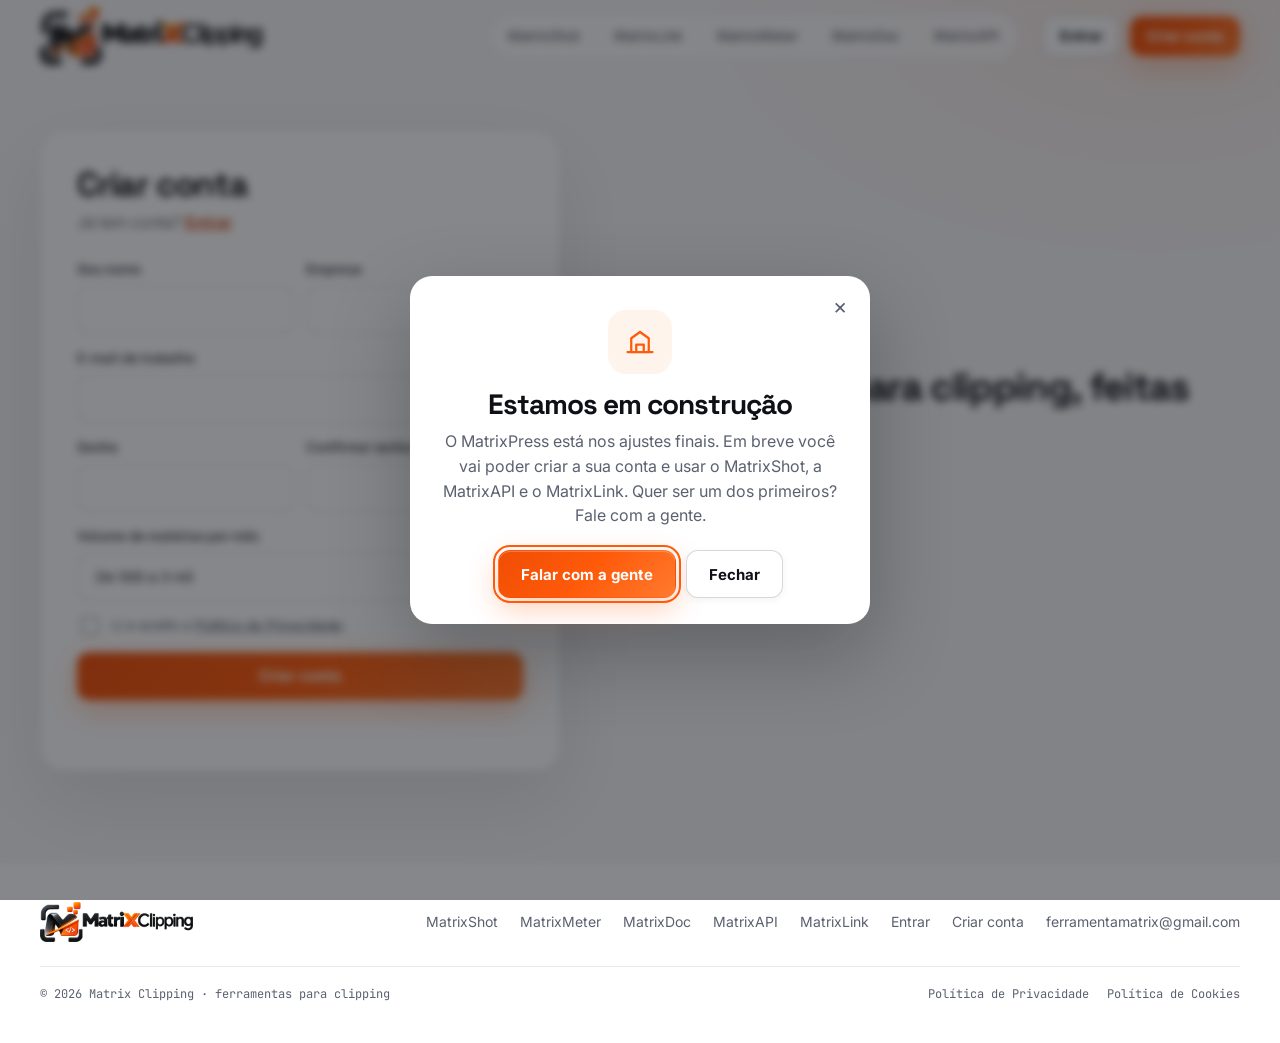
<file: cadastro/index.html>
<!DOCTYPE html>
<html lang="pt-BR">
<head>
<meta charset="utf-8">
<meta name="viewport" content="width=device-width, initial-scale=1">
<title>Criar conta | Matrix Clipping</title>
<meta name="description" content="Crie sua conta na Matrix Clipping.">
<link rel="canonical" href="https://matrixclipping.com.br/cadastro/">
<meta name="theme-color" content="#ffffff">
<link rel="icon" href="../assets/img/favicon.ico" sizes="any">
<link rel="icon" href="../assets/img/favicon-32.png" type="image/png" sizes="32x32">
<link rel="apple-touch-icon" href="../assets/img/apple-touch-icon.png">
<meta property="og:type" content="website">
<meta property="og:locale" content="pt_BR">
<meta property="og:site_name" content="Matrix Clipping">
<meta property="og:title" content="Criar conta | Matrix Clipping">
<meta property="og:description" content="Crie sua conta na Matrix Clipping.">
<meta property="og:url" content="https://matrixclipping.com.br/cadastro/">
<meta property="og:image" content="https://matrixclipping.com.br/assets/img/icon-512.png">
<meta name="twitter:card" content="summary">
<link rel="preconnect" href="https://fonts.googleapis.com">
<link rel="preconnect" href="https://fonts.gstatic.com" crossorigin>
<link href="https://fonts.googleapis.com/css2?family=Inter:wght@400;500;600;700&family=JetBrains+Mono:wght@400;700&family=Space+Grotesk:wght@400;500;700&display=swap" rel="stylesheet">
<link rel="stylesheet" href="../assets/css/main.css">
<meta name="robots" content="noindex">
</head>
<body class="auth-page">
<a class="skip-link" href="#conteudo">Ir para o conteúdo</a>
<header class="site-header">
  <div class="container header-inner">
    <a class="logo" href="../index.html" aria-label="Página inicial">
      <img src="../assets/img/logo.png" srcset="../assets/img/logo.png 1x, ../assets/img/logo@2x.png 2x" alt="Matrix Clipping" width="460" height="120">
    </a>
    <nav class="nav" aria-label="Ferramentas">
      <a href="../matrixshot/index.html" title="Print e screenshot em lote">MatrixShot</a>
      <a href="../matrixlink/index.html" title="Extrator de informações de links">MatrixLink</a>
      <a href="../matrixmeter/index.html" title="Altura, largura e centimetragem">MatrixMeter</a>
      <a href="../matrixdoc/index.html" title="PDF e Excel para dados e relatórios">MatrixDoc</a>
      <a href="../matrixapi/index.html" title="As ferramentas no seu sistema">MatrixAPI</a>
    </nav>
    <div class="header-actions">
      <a class="btn btn-glass" href="../entrar/index.html">Entrar</a>
      <a class="btn btn-primary" href="../cadastro/index.html">Criar conta</a>
      <button class="menu-toggle" id="menuToggle" type="button" aria-label="Abrir menu" aria-expanded="false" aria-controls="mobileNav">
        <svg width="18" height="18" viewBox="0 0 20 20" aria-hidden="true"><path d="M3 5h14M3 10h14M3 15h14" stroke="currentColor" stroke-width="2" stroke-linecap="round"/></svg>
      </button>
    </div>
  </div>
  <nav class="mobile-nav" id="mobileNav" aria-label="Menu móvel" hidden>
    <span class="mn-lbl">Ferramentas</span>
    <a href="../matrixshot/index.html">MatrixShot</a><a href="../matrixlink/index.html">MatrixLink</a><a href="../matrixmeter/index.html">MatrixMeter</a><a href="../matrixdoc/index.html">MatrixDoc</a><a href="../matrixapi/index.html">MatrixAPI</a>
    <a href="../index.html#perguntas">Perguntas</a>
  </nav>
</header>

<main id="conteudo" class="auth">
  <div class="container auth-grid">
    <section class="auth-card" aria-labelledby="cadTitle">
      <h1 id="cadTitle">Criar conta</h1>
      <p class="auth-sub">Já tem conta? <a href="../entrar/index.html">Entrar</a></p>
      <form class="form" id="signupForm" novalidate>
        <div class="form-row">
          <label>Seu nome<input name="nome" autocomplete="name" required></label>
          <label>Empresa<input name="empresa" autocomplete="organization" required></label>
        </div>
        <label>E-mail de trabalho<input name="email" type="email" autocomplete="email" required></label>
        <div class="form-row">
          <label>Senha<input name="senha" type="password" autocomplete="new-password" minlength="8" required></label>
          <label>Confirmar senha<input name="senha2" type="password" autocomplete="new-password" minlength="8" required></label>
        </div>
        <label>Volume de matérias por mês
          <select name="volume">
            <option value="ate-500">Até 500</option>
            <option value="500-3000" selected>De 500 a 3 mil</option>
            <option value="3000-12000">De 3 mil a 12 mil</option>
            <option value="12000+">Mais de 12 mil</option>
          </select>
        </label>
        <label class="check"><input type="checkbox" name="aceite" required> <span>Li e aceito a <a href="../privacidade/index.html" target="_blank">Política de Privacidade</a>.</span></label>
        <button class="btn btn-primary btn-block" type="submit">Criar conta</button>
        <p class="form-msg" id="signupMsg" role="status" aria-live="polite"></p>
      </form>
    </section>
    <aside class="auth-side">
      <span class="tag">matrix clipping</span>
      <h2>Ferramentas para clipping, feitas para escala.</h2>
      <ul class="ticks">
        <li><svg width="16" height="16" viewBox="0 0 24 24" fill="none" stroke="currentColor" stroke-width="1.8" stroke-linecap="round" stroke-linejoin="round" aria-hidden="true"><path d="m5 12 5 5 9-10"/></svg> MatrixShot e MatrixLink</li>
        <li><svg width="16" height="16" viewBox="0 0 24 24" fill="none" stroke="currentColor" stroke-width="1.8" stroke-linecap="round" stroke-linejoin="round" aria-hidden="true"><path d="m5 12 5 5 9-10"/></svg> MatrixMeter e MatrixDoc</li>
        <li><svg width="16" height="16" viewBox="0 0 24 24" fill="none" stroke="currentColor" stroke-width="1.8" stroke-linecap="round" stroke-linejoin="round" aria-hidden="true"><path d="m5 12 5 5 9-10"/></svg> MatrixAPI</li>
      </ul>
    </aside>
  </div>
</main>
<footer class="site-footer">
  <div class="container">
    <div class="footer-row">
      <a class="logo" href="../index.html" aria-label="Página inicial">
        <img src="../assets/img/logo.png" srcset="../assets/img/logo.png 1x, ../assets/img/logo@2x.png 2x" alt="Matrix Clipping" width="460" height="120">
      </a>
      <nav class="footer-links" aria-label="Rodapé">
        <a href="../matrixshot/index.html">MatrixShot</a>
        <a href="../matrixmeter/index.html">MatrixMeter</a>
        <a href="../matrixdoc/index.html">MatrixDoc</a>
        <a href="../matrixapi/index.html">MatrixAPI</a>
        <a href="../matrixlink/index.html">MatrixLink</a>
        <a href="../entrar/index.html">Entrar</a>
        <a href="../cadastro/index.html">Criar conta</a>
        <a data-email href="#">ferramentamatrix@gmail.com</a>
      </nav>
    </div>
    <div class="copy"><span>© <span data-year>2026</span> Matrix Clipping · ferramentas para clipping</span><span class="legal-links"><a href="../privacidade/index.html">Política de Privacidade</a><a href="../cookies/index.html">Política de Cookies</a></span></div>
  </div>
</footer>
<script src="../assets/js/config.js"></script>
<script src="../assets/js/main.js"></script>
<script src="../assets/js/auth.js"></script>
</body>
</html>
</file>
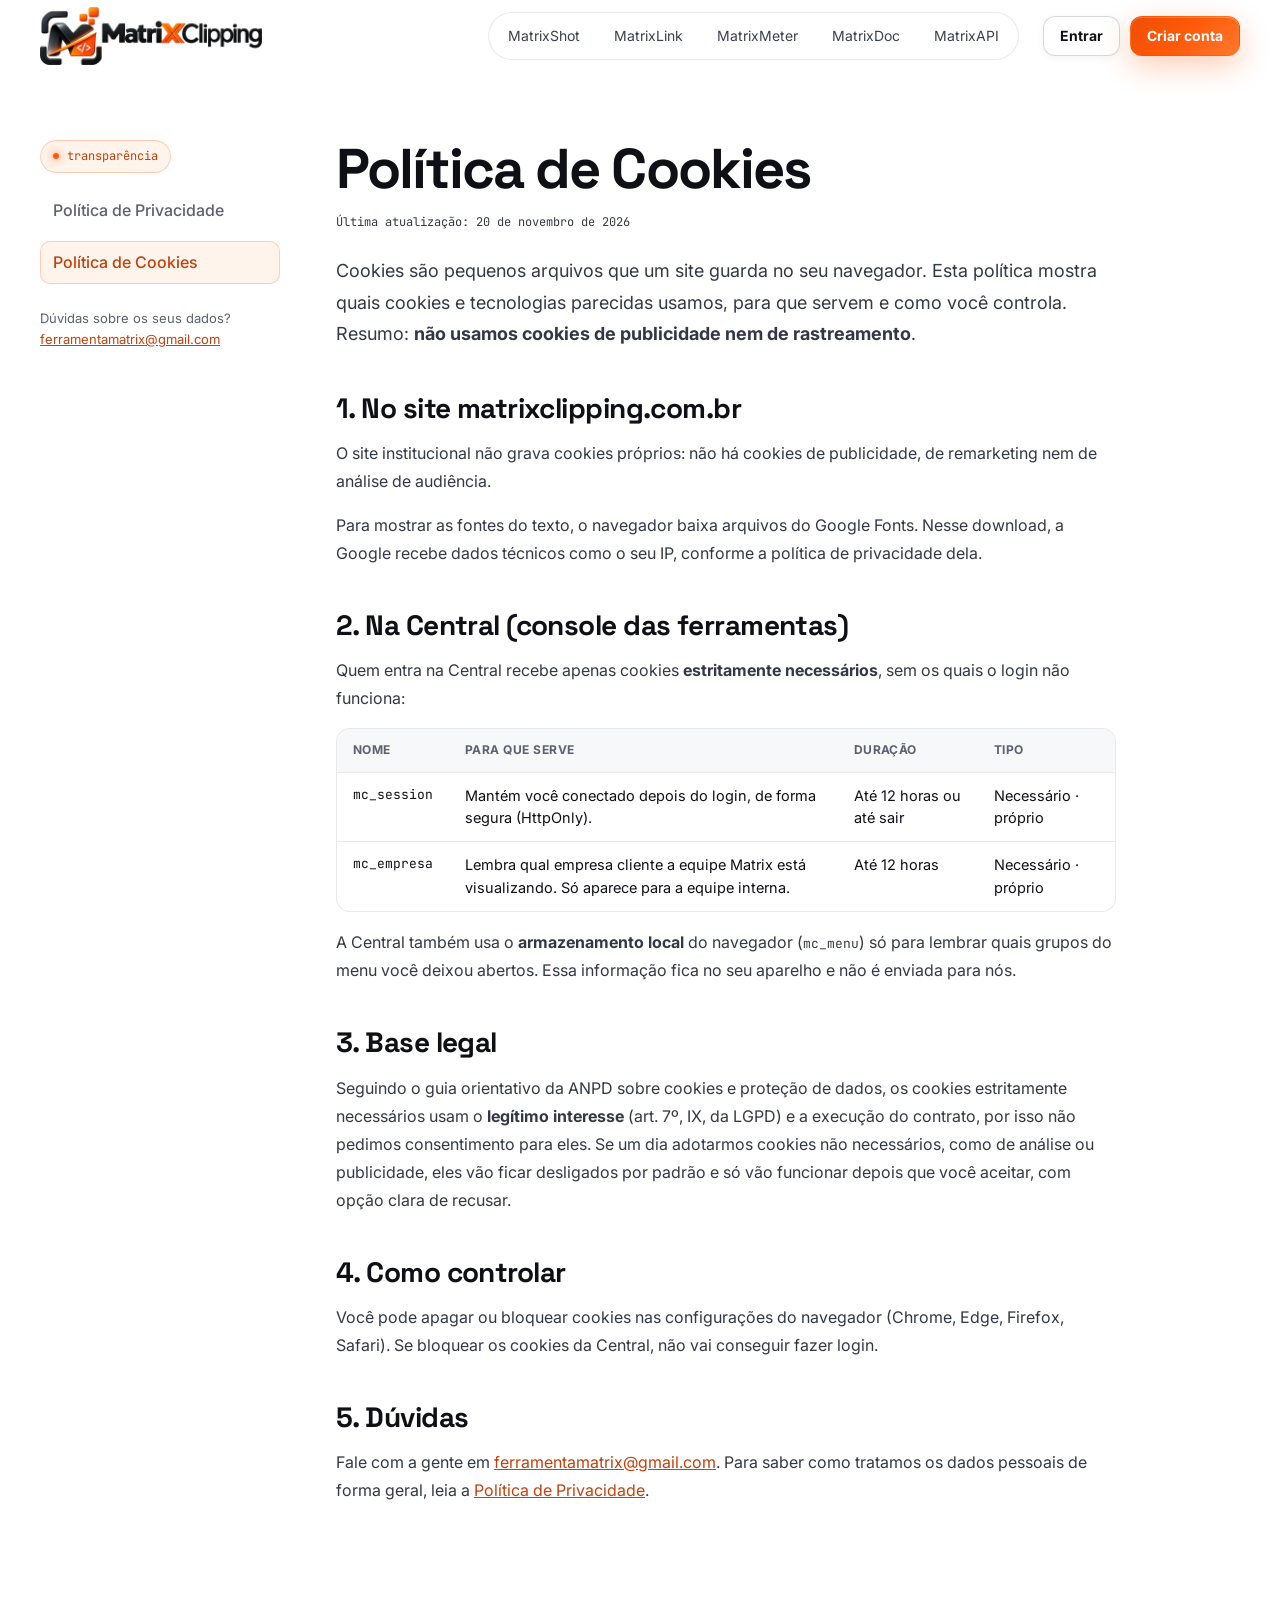
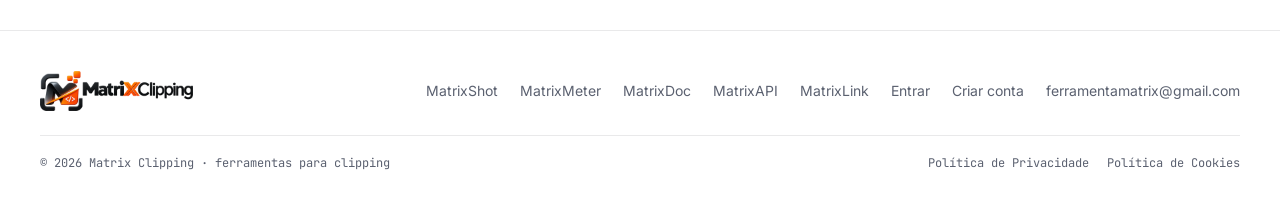
<file: cookies/index.html>
<!DOCTYPE html>
<html lang="pt-BR">
<head>
<meta charset="utf-8">
<meta name="viewport" content="width=device-width, initial-scale=1">
<title>Política de Cookies | Matrix Clipping</title>
<meta name="description" content="Quais cookies a Matrix Clipping usa no site e na Central e como controlar.">
<link rel="canonical" href="https://matrixclipping.com.br/cookies/">
<meta name="theme-color" content="#ffffff">
<link rel="icon" href="../assets/img/favicon.ico" sizes="any">
<link rel="icon" href="../assets/img/favicon-32.png" type="image/png" sizes="32x32">
<link rel="apple-touch-icon" href="../assets/img/apple-touch-icon.png">
<meta property="og:type" content="website">
<meta property="og:locale" content="pt_BR">
<meta property="og:site_name" content="Matrix Clipping">
<meta property="og:title" content="Política de Cookies | Matrix Clipping">
<meta property="og:description" content="Quais cookies a Matrix Clipping usa no site e na Central e como controlar.">
<meta property="og:url" content="https://matrixclipping.com.br/cookies/">
<meta property="og:image" content="https://matrixclipping.com.br/assets/img/icon-512.png">
<meta name="twitter:card" content="summary">
<link rel="preconnect" href="https://fonts.googleapis.com">
<link rel="preconnect" href="https://fonts.gstatic.com" crossorigin>
<link href="https://fonts.googleapis.com/css2?family=Inter:wght@400;500;600;700&family=JetBrains+Mono:wght@400;700&family=Space+Grotesk:wght@400;500;700&display=swap" rel="stylesheet">
<link rel="stylesheet" href="../assets/css/main.css">
</head>
<body class="pg-legal">
<a class="skip-link" href="#conteudo">Ir para o conteúdo</a>
<header class="site-header">
  <div class="container header-inner">
    <a class="logo" href="../index.html" aria-label="Página inicial">
      <img src="../assets/img/logo.png" srcset="../assets/img/logo.png 1x, ../assets/img/logo@2x.png 2x" alt="Matrix Clipping" width="460" height="120">
    </a>
    <nav class="nav" aria-label="Ferramentas">
      <a href="../matrixshot/index.html" title="Print e screenshot em lote">MatrixShot</a>
      <a href="../matrixlink/index.html" title="Extrator de informações de links">MatrixLink</a>
      <a href="../matrixmeter/index.html" title="Altura, largura e centimetragem">MatrixMeter</a>
      <a href="../matrixdoc/index.html" title="PDF e Excel para dados e relatórios">MatrixDoc</a>
      <a href="../matrixapi/index.html" title="As ferramentas no seu sistema">MatrixAPI</a>
    </nav>
    <div class="header-actions">
      <a class="btn btn-glass" href="../entrar/index.html">Entrar</a>
      <a class="btn btn-primary" href="../cadastro/index.html">Criar conta</a>
      <button class="menu-toggle" id="menuToggle" type="button" aria-label="Abrir menu" aria-expanded="false" aria-controls="mobileNav">
        <svg width="18" height="18" viewBox="0 0 20 20" aria-hidden="true"><path d="M3 5h14M3 10h14M3 15h14" stroke="currentColor" stroke-width="2" stroke-linecap="round"/></svg>
      </button>
    </div>
  </div>
  <nav class="mobile-nav" id="mobileNav" aria-label="Menu móvel" hidden>
    <span class="mn-lbl">Ferramentas</span>
    <a href="../matrixshot/index.html">MatrixShot</a><a href="../matrixlink/index.html">MatrixLink</a><a href="../matrixmeter/index.html">MatrixMeter</a><a href="../matrixdoc/index.html">MatrixDoc</a><a href="../matrixapi/index.html">MatrixAPI</a>
    <a href="../index.html#perguntas">Perguntas</a>
  </nav>
</header>

<main id="conteudo">
<section class="section legal">
  <div class="container legal-wrap">
    <aside class="legal-side" aria-label="Documentos">
      <span class="tag">transparência</span>
      <a href="../privacidade/index.html">Política de Privacidade</a>
      <a href="../cookies/index.html" aria-current="page">Política de Cookies</a>
      <p>Dúvidas sobre os seus dados?<br><a data-email href="#">ferramentamatrix@gmail.com</a></p>
    </aside>
    <article class="legal-doc">
      <h1>Política de Cookies</h1>
      <p class="legal-upd">Última atualização: 20 de novembro de 2026</p>
      <p class="legal-lead">Cookies são pequenos arquivos que um site guarda no seu navegador. Esta política mostra quais cookies e tecnologias parecidas usamos, para que servem e como você controla. Resumo: <strong>não usamos cookies de publicidade nem de rastreamento</strong>.</p>
      
<h2>1. No site matrixclipping.com.br</h2>
<p>O site institucional não grava cookies próprios: não há cookies de publicidade, de remarketing nem de análise de audiência.</p>
<p>Para mostrar as fontes do texto, o navegador baixa arquivos do Google Fonts. Nesse download, a Google recebe dados técnicos como o seu IP, conforme a política de privacidade dela.</p>

<h2>2. Na Central (console das ferramentas)</h2>
<p>Quem entra na Central recebe apenas cookies <strong>estritamente necessários</strong>, sem os quais o login não funciona:</p>
<div class="legal-tbl"><table>
  <thead><tr><th>Nome</th><th>Para que serve</th><th>Duração</th><th>Tipo</th></tr></thead>
  <tbody>
    <tr><td class="mono">mc_session</td><td>Mantém você conectado depois do login, de forma segura (HttpOnly).</td><td>Até 12 horas ou até sair</td><td>Necessário · próprio</td></tr>
    <tr><td class="mono">mc_empresa</td><td>Lembra qual empresa cliente a equipe Matrix está visualizando. Só aparece para a equipe interna.</td><td>Até 12 horas</td><td>Necessário · próprio</td></tr>
  </tbody>
</table></div>
<p>A Central também usa o <strong>armazenamento local</strong> do navegador (<span class="mono">mc_menu</span>) só para lembrar quais grupos do menu você deixou abertos. Essa informação fica no seu aparelho e não é enviada para nós.</p>

<h2>3. Base legal</h2>
<p>Seguindo o guia orientativo da ANPD sobre cookies e proteção de dados, os cookies estritamente necessários usam o <strong>legítimo interesse</strong> (art. 7º, IX, da LGPD) e a execução do contrato, por isso não pedimos consentimento para eles. Se um dia adotarmos cookies não necessários, como de análise ou publicidade, eles vão ficar desligados por padrão e só vão funcionar depois que você aceitar, com opção clara de recusar.</p>

<h2>4. Como controlar</h2>
<p>Você pode apagar ou bloquear cookies nas configurações do navegador (Chrome, Edge, Firefox, Safari). Se bloquear os cookies da Central, não vai conseguir fazer login.</p>

<h2>5. Dúvidas</h2>
<p>Fale com a gente em <a data-email href="#">ferramentamatrix@gmail.com</a>. Para saber como tratamos os dados pessoais de forma geral, leia a <a href="../privacidade/index.html">Política de Privacidade</a>.</p>

    </article>
  </div>
</section>
</main>
<footer class="site-footer">
  <div class="container">
    <div class="footer-row">
      <a class="logo" href="../index.html" aria-label="Página inicial">
        <img src="../assets/img/logo.png" srcset="../assets/img/logo.png 1x, ../assets/img/logo@2x.png 2x" alt="Matrix Clipping" width="460" height="120">
      </a>
      <nav class="footer-links" aria-label="Rodapé">
        <a href="../matrixshot/index.html">MatrixShot</a>
        <a href="../matrixmeter/index.html">MatrixMeter</a>
        <a href="../matrixdoc/index.html">MatrixDoc</a>
        <a href="../matrixapi/index.html">MatrixAPI</a>
        <a href="../matrixlink/index.html">MatrixLink</a>
        <a href="../entrar/index.html">Entrar</a>
        <a href="../cadastro/index.html">Criar conta</a>
        <a data-email href="#">ferramentamatrix@gmail.com</a>
      </nav>
    </div>
    <div class="copy"><span>© <span data-year>2026</span> Matrix Clipping · ferramentas para clipping</span><span class="legal-links"><a href="../privacidade/index.html">Política de Privacidade</a><a href="../cookies/index.html">Política de Cookies</a></span></div>
  </div>
</footer>
<script src="../assets/js/config.js"></script>
<script src="../assets/js/main.js"></script>
</body>
</html>
</file>
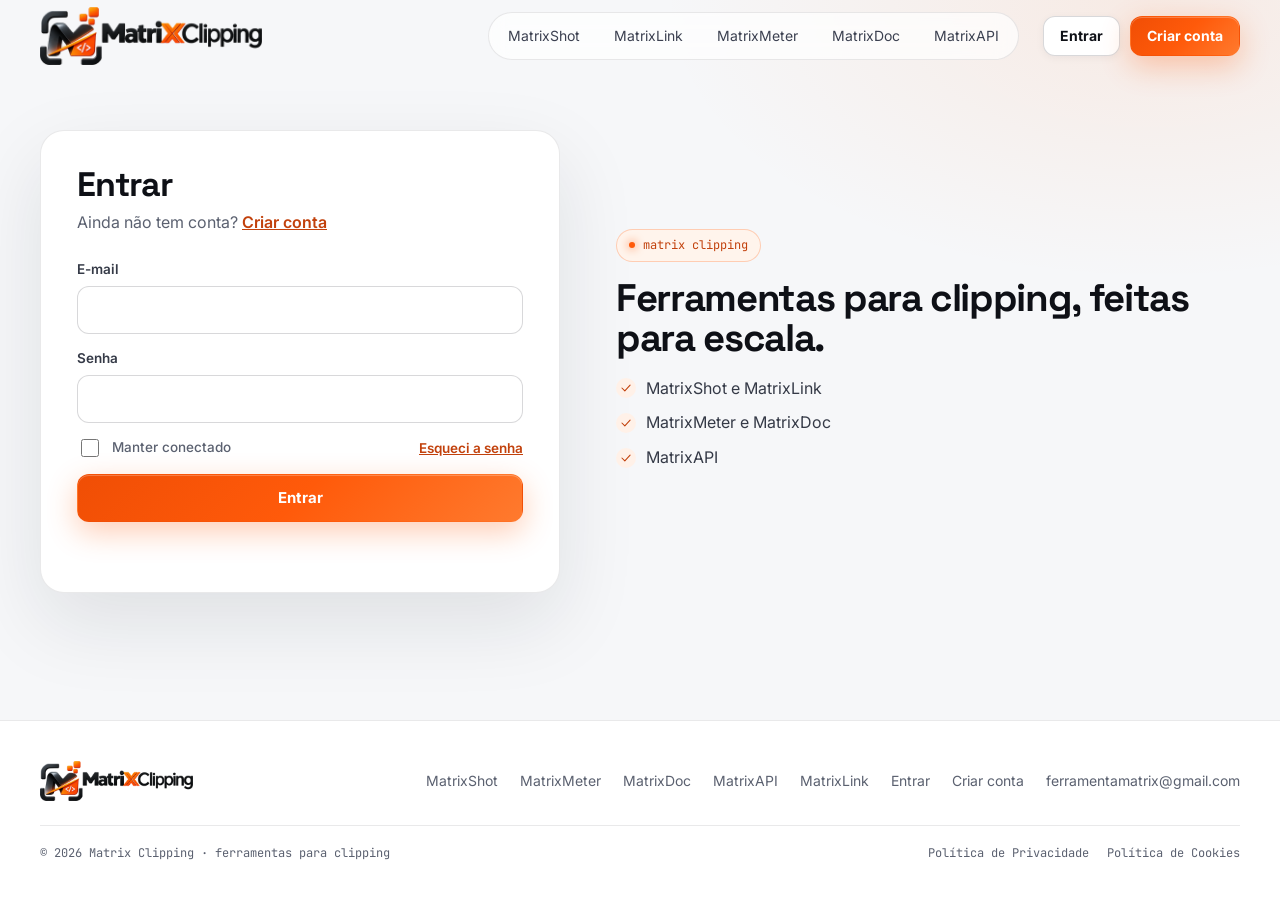
<file: entrar/index.html>
<!DOCTYPE html>
<html lang="pt-BR">
<head>
<meta charset="utf-8">
<meta name="viewport" content="width=device-width, initial-scale=1">
<title>Entrar | Matrix Clipping</title>
<meta name="description" content="Acesse a plataforma Matrix Clipping.">
<link rel="canonical" href="https://matrixclipping.com.br/entrar/">
<meta name="theme-color" content="#ffffff">
<link rel="icon" href="../assets/img/favicon.ico" sizes="any">
<link rel="icon" href="../assets/img/favicon-32.png" type="image/png" sizes="32x32">
<link rel="apple-touch-icon" href="../assets/img/apple-touch-icon.png">
<meta property="og:type" content="website">
<meta property="og:locale" content="pt_BR">
<meta property="og:site_name" content="Matrix Clipping">
<meta property="og:title" content="Entrar | Matrix Clipping">
<meta property="og:description" content="Acesse a plataforma Matrix Clipping.">
<meta property="og:url" content="https://matrixclipping.com.br/entrar/">
<meta property="og:image" content="https://matrixclipping.com.br/assets/img/icon-512.png">
<meta name="twitter:card" content="summary">
<link rel="preconnect" href="https://fonts.googleapis.com">
<link rel="preconnect" href="https://fonts.gstatic.com" crossorigin>
<link href="https://fonts.googleapis.com/css2?family=Inter:wght@400;500;600;700&family=JetBrains+Mono:wght@400;700&family=Space+Grotesk:wght@400;500;700&display=swap" rel="stylesheet">
<link rel="stylesheet" href="../assets/css/main.css">
<meta name="robots" content="noindex">
</head>
<body class="auth-page">
<a class="skip-link" href="#conteudo">Ir para o conteúdo</a>
<header class="site-header">
  <div class="container header-inner">
    <a class="logo" href="../index.html" aria-label="Página inicial">
      <img src="../assets/img/logo.png" srcset="../assets/img/logo.png 1x, ../assets/img/logo@2x.png 2x" alt="Matrix Clipping" width="460" height="120">
    </a>
    <nav class="nav" aria-label="Ferramentas">
      <a href="../matrixshot/index.html" title="Print e screenshot em lote">MatrixShot</a>
      <a href="../matrixlink/index.html" title="Extrator de informações de links">MatrixLink</a>
      <a href="../matrixmeter/index.html" title="Altura, largura e centimetragem">MatrixMeter</a>
      <a href="../matrixdoc/index.html" title="PDF e Excel para dados e relatórios">MatrixDoc</a>
      <a href="../matrixapi/index.html" title="As ferramentas no seu sistema">MatrixAPI</a>
    </nav>
    <div class="header-actions">
      <a class="btn btn-glass" href="../entrar/index.html" aria-current="page">Entrar</a>
      <a class="btn btn-primary" href="../cadastro/index.html">Criar conta</a>
      <button class="menu-toggle" id="menuToggle" type="button" aria-label="Abrir menu" aria-expanded="false" aria-controls="mobileNav">
        <svg width="18" height="18" viewBox="0 0 20 20" aria-hidden="true"><path d="M3 5h14M3 10h14M3 15h14" stroke="currentColor" stroke-width="2" stroke-linecap="round"/></svg>
      </button>
    </div>
  </div>
  <nav class="mobile-nav" id="mobileNav" aria-label="Menu móvel" hidden>
    <span class="mn-lbl">Ferramentas</span>
    <a href="../matrixshot/index.html">MatrixShot</a><a href="../matrixlink/index.html">MatrixLink</a><a href="../matrixmeter/index.html">MatrixMeter</a><a href="../matrixdoc/index.html">MatrixDoc</a><a href="../matrixapi/index.html">MatrixAPI</a>
    <a href="../index.html#perguntas">Perguntas</a>
  </nav>
</header>

<main id="conteudo" class="auth">
  <div class="container auth-grid">
    <section class="auth-card" aria-labelledby="loginTitle">
      <h1 id="loginTitle">Entrar</h1>
      <p class="auth-sub">Ainda não tem conta? <a href="../cadastro/index.html">Criar conta</a></p>
      <form class="form" id="loginForm" novalidate>
        <label>E-mail<input name="email" type="email" autocomplete="email" required></label>
        <label>Senha<input name="senha" type="password" autocomplete="current-password" required></label>
        <div class="form-line">
          <label class="check"><input type="checkbox" name="lembrar"> <span>Manter conectado</span></label>
          <a href="#" id="forgotLink">Esqueci a senha</a>
        </div>
        <button class="btn btn-primary btn-block" type="submit">Entrar</button>
        <p class="form-msg" id="loginMsg" role="status" aria-live="polite"></p>
      </form>
    </section>
    <aside class="auth-side">
      <span class="tag">matrix clipping</span>
      <h2>Ferramentas para clipping, feitas para escala.</h2>
      <ul class="ticks">
        <li><svg width="16" height="16" viewBox="0 0 24 24" fill="none" stroke="currentColor" stroke-width="1.8" stroke-linecap="round" stroke-linejoin="round" aria-hidden="true"><path d="m5 12 5 5 9-10"/></svg> MatrixShot e MatrixLink</li>
        <li><svg width="16" height="16" viewBox="0 0 24 24" fill="none" stroke="currentColor" stroke-width="1.8" stroke-linecap="round" stroke-linejoin="round" aria-hidden="true"><path d="m5 12 5 5 9-10"/></svg> MatrixMeter e MatrixDoc</li>
        <li><svg width="16" height="16" viewBox="0 0 24 24" fill="none" stroke="currentColor" stroke-width="1.8" stroke-linecap="round" stroke-linejoin="round" aria-hidden="true"><path d="m5 12 5 5 9-10"/></svg> MatrixAPI</li>
      </ul>
    </aside>
  </div>
</main>
<footer class="site-footer">
  <div class="container">
    <div class="footer-row">
      <a class="logo" href="../index.html" aria-label="Página inicial">
        <img src="../assets/img/logo.png" srcset="../assets/img/logo.png 1x, ../assets/img/logo@2x.png 2x" alt="Matrix Clipping" width="460" height="120">
      </a>
      <nav class="footer-links" aria-label="Rodapé">
        <a href="../matrixshot/index.html">MatrixShot</a>
        <a href="../matrixmeter/index.html">MatrixMeter</a>
        <a href="../matrixdoc/index.html">MatrixDoc</a>
        <a href="../matrixapi/index.html">MatrixAPI</a>
        <a href="../matrixlink/index.html">MatrixLink</a>
        <a href="../entrar/index.html">Entrar</a>
        <a href="../cadastro/index.html">Criar conta</a>
        <a data-email href="#">ferramentamatrix@gmail.com</a>
      </nav>
    </div>
    <div class="copy"><span>© <span data-year>2026</span> Matrix Clipping · ferramentas para clipping</span><span class="legal-links"><a href="../privacidade/index.html">Política de Privacidade</a><a href="../cookies/index.html">Política de Cookies</a></span></div>
  </div>
</footer>
<script src="../assets/js/config.js"></script>
<script src="../assets/js/main.js"></script>
<script src="../assets/js/auth.js"></script>
</body>
</html>
</file>
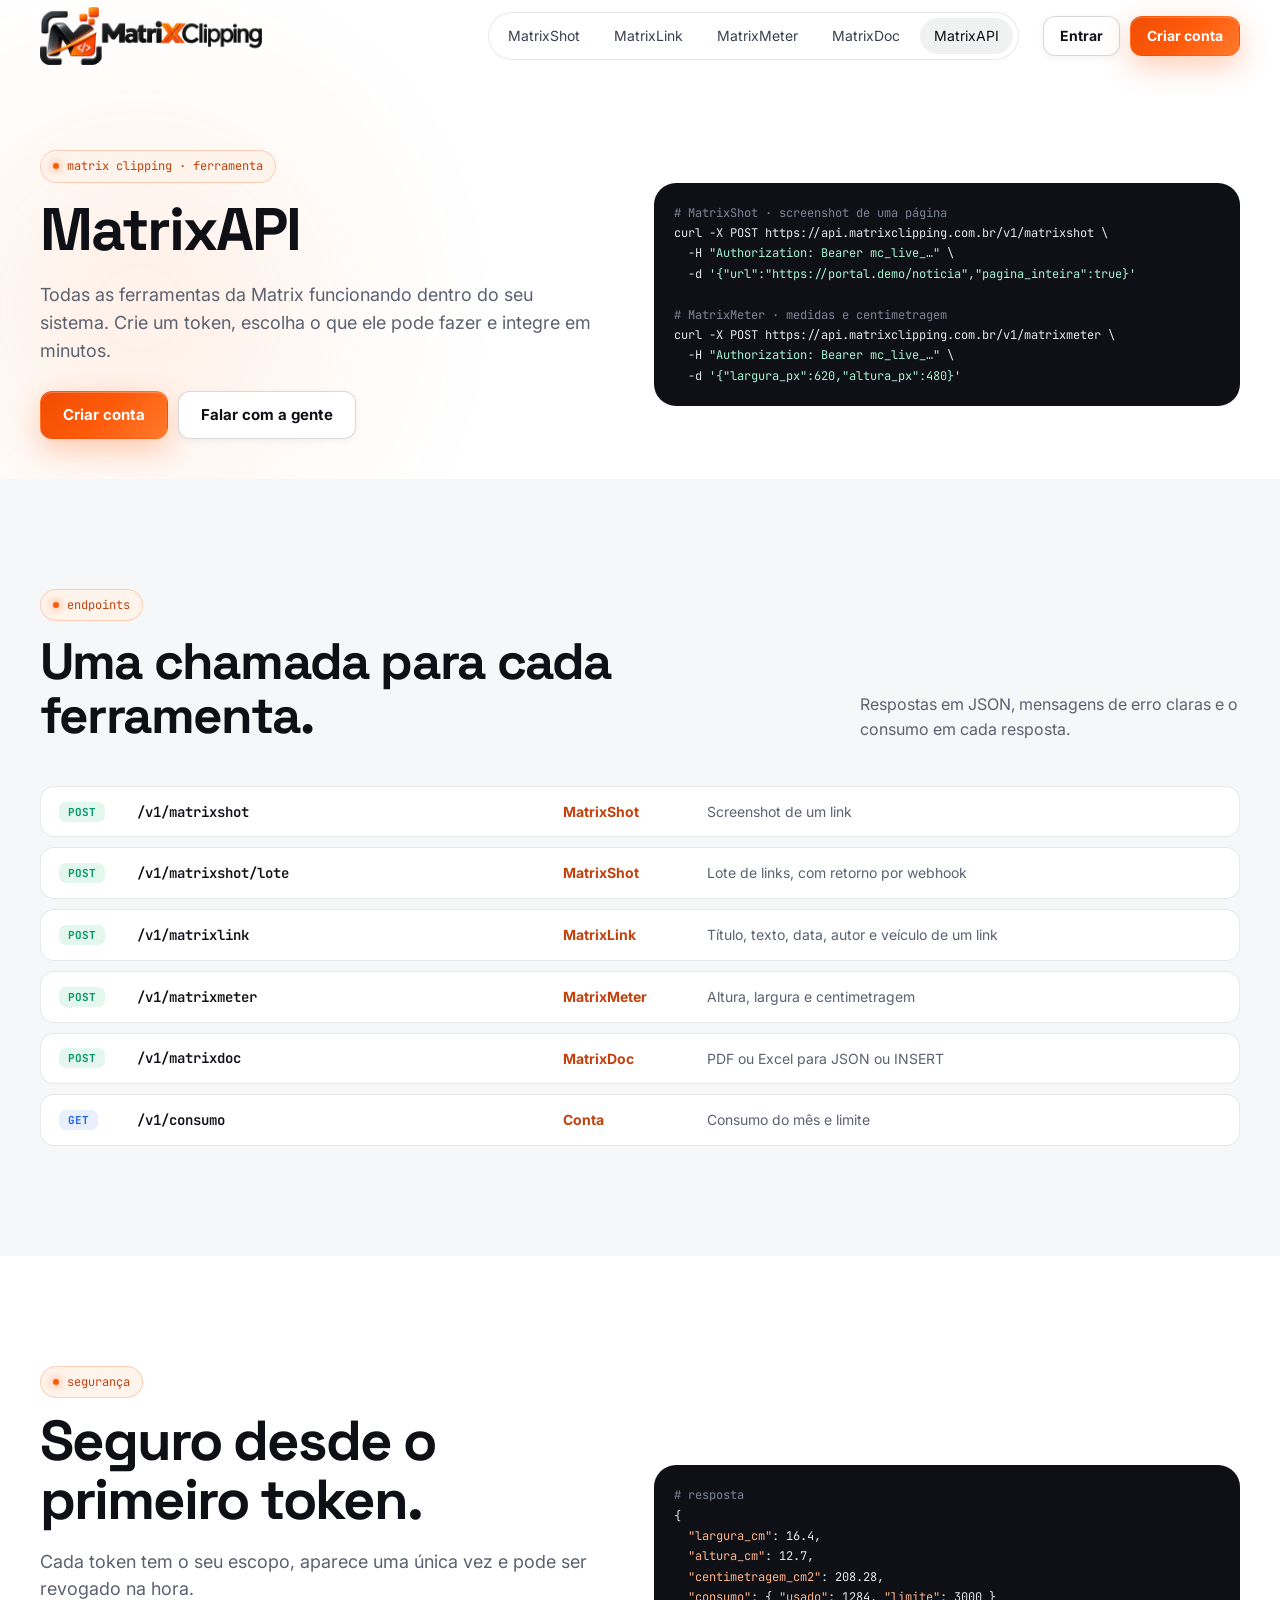
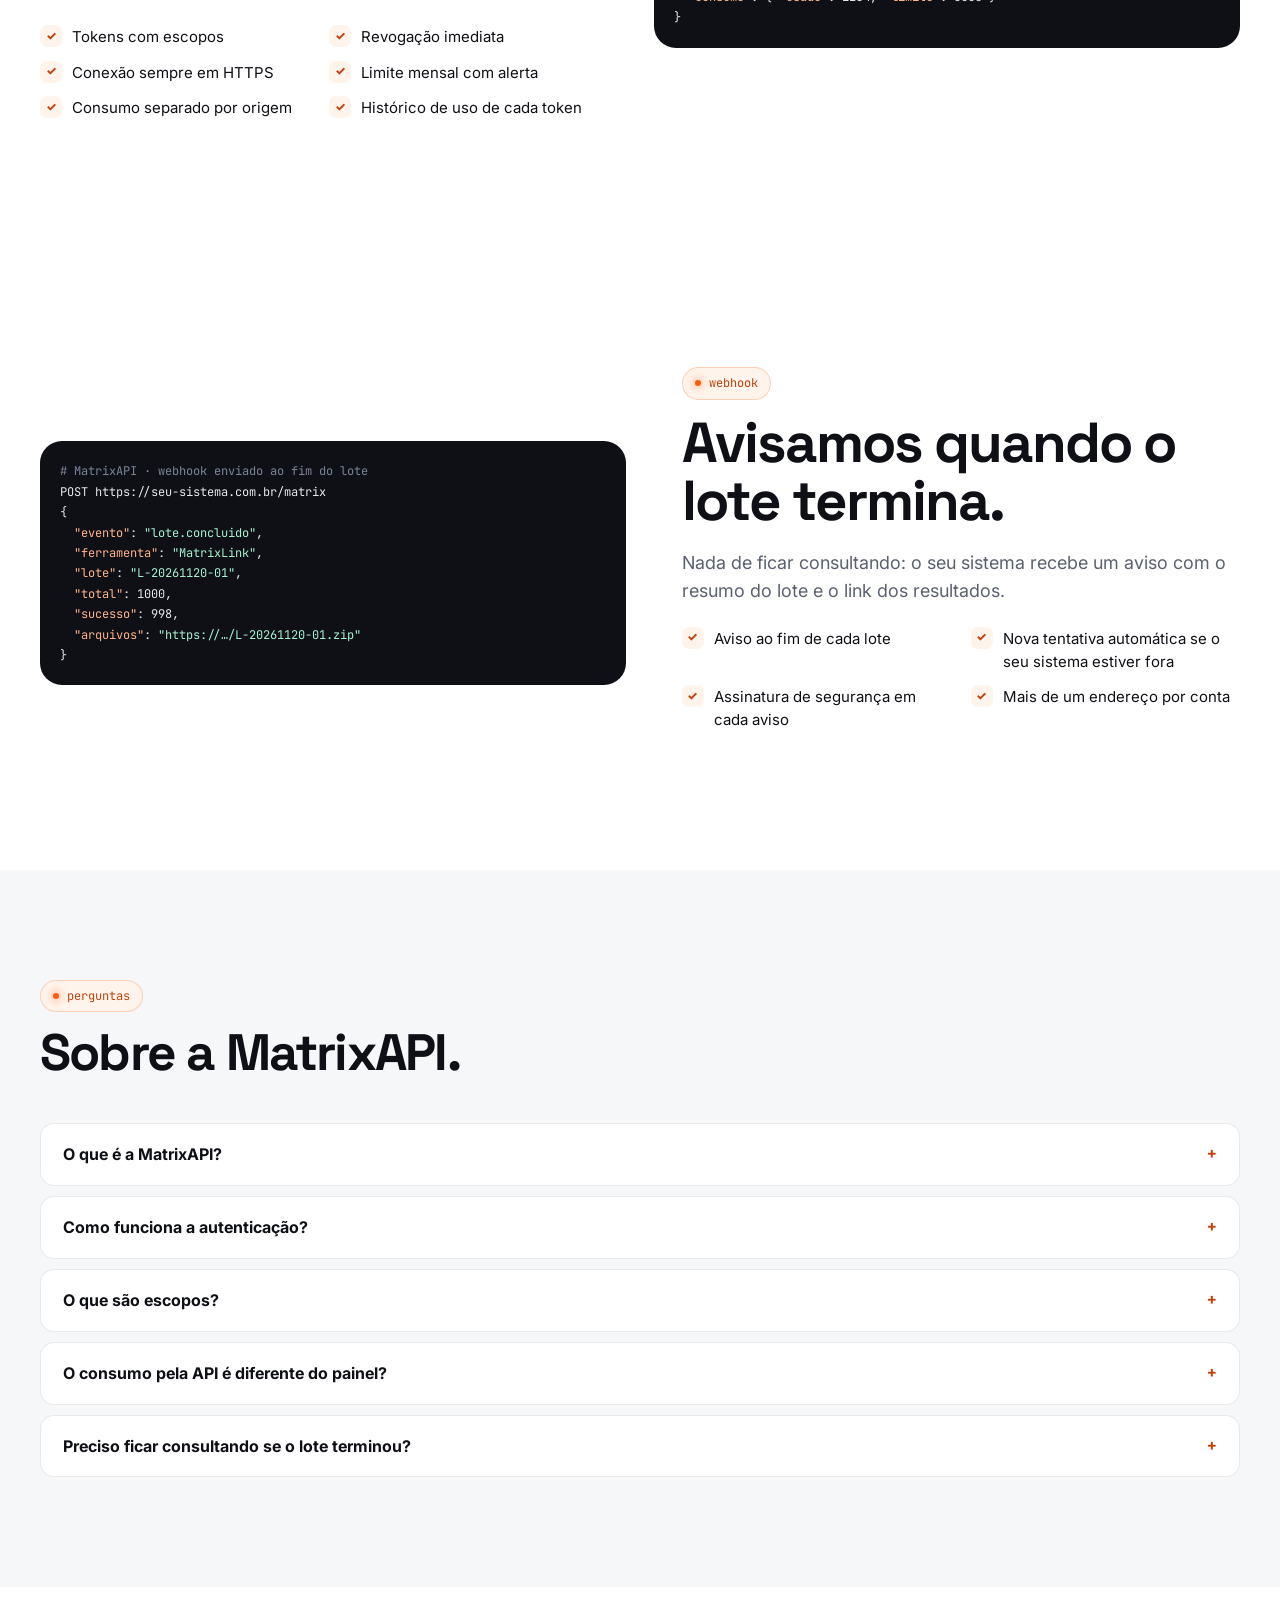
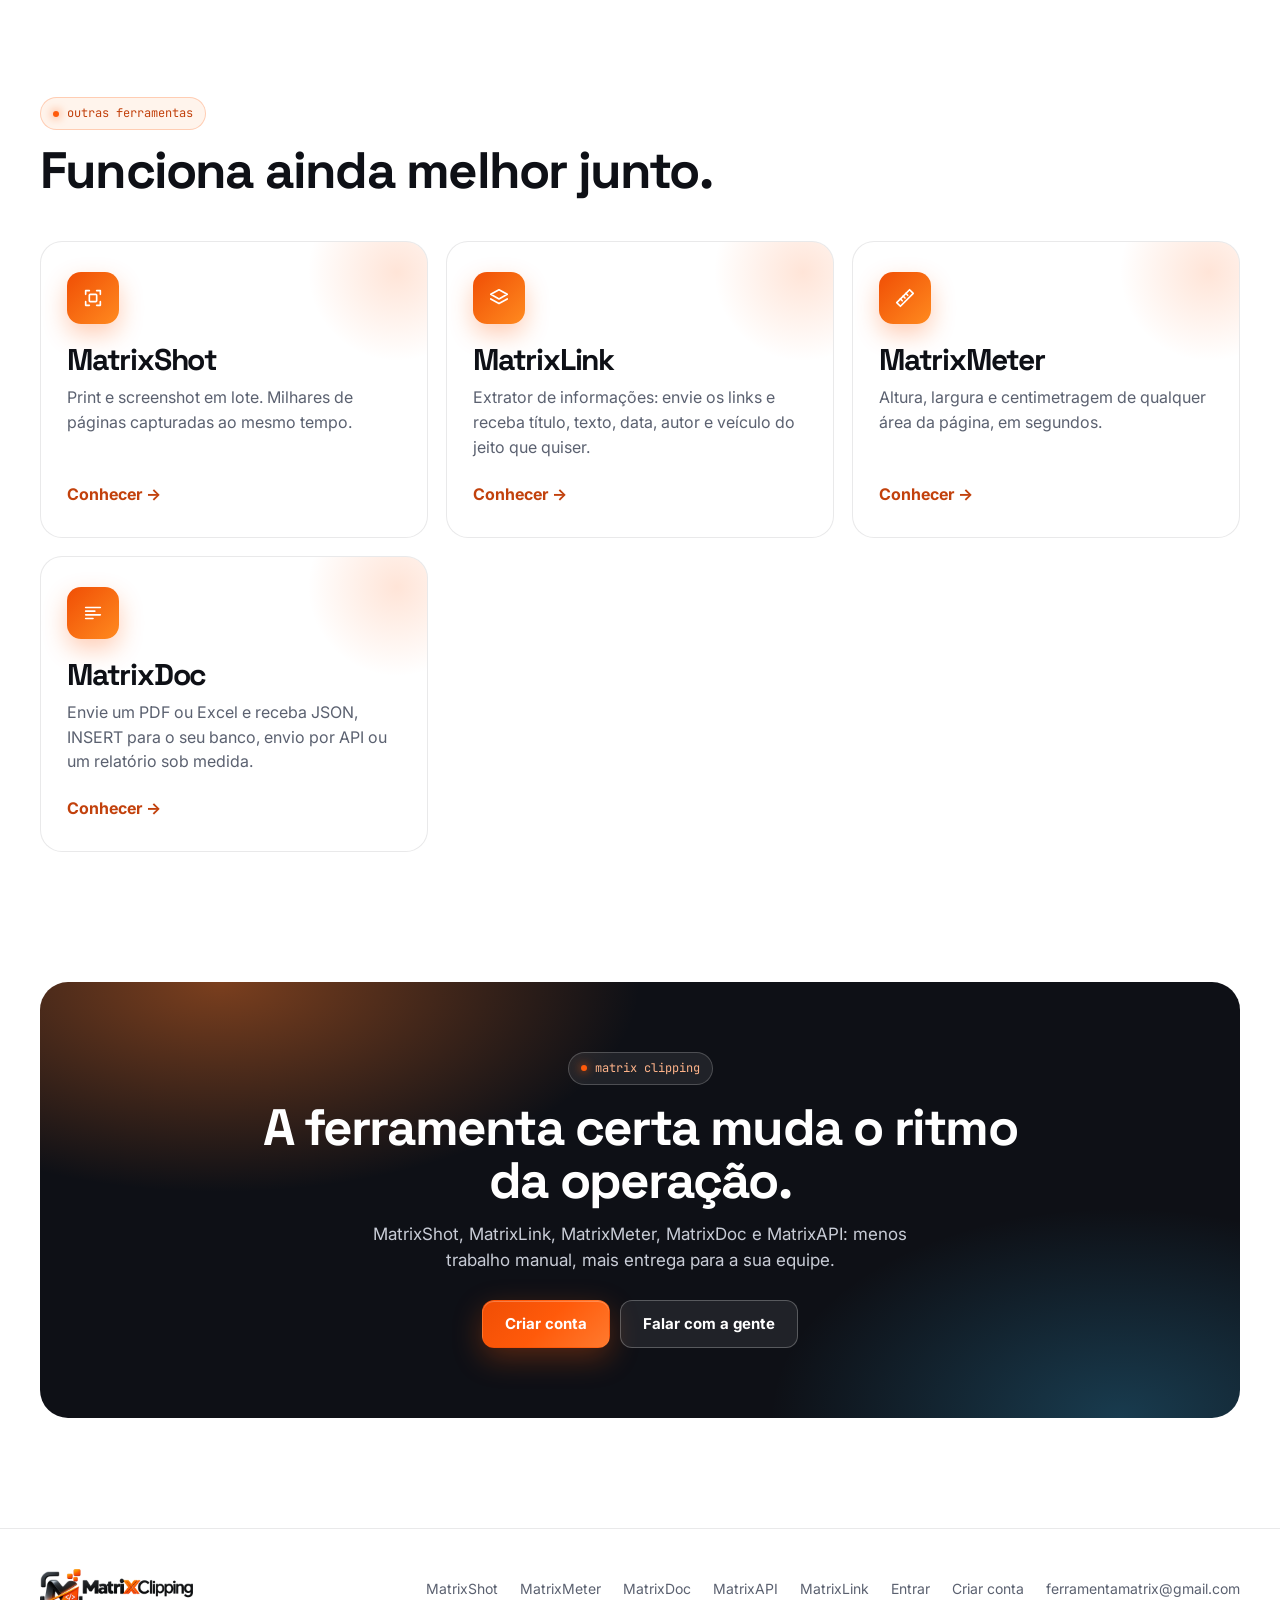
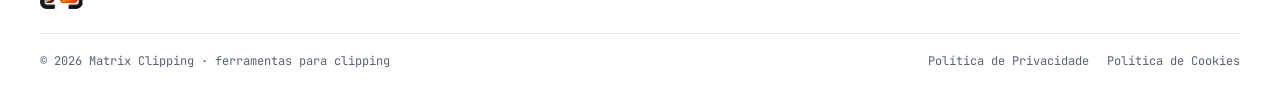
<file: matrixapi/index.html>
<!DOCTYPE html>
<html lang="pt-BR">
<head>
<meta charset="utf-8">
<meta name="viewport" content="width=device-width, initial-scale=1">
<title>MatrixAPI | API para Print, Screenshot e Documentos | Matrix Clipping</title>
<meta name="description" content="MatrixAPI: integre MatrixShot, MatrixLink, MatrixMeter e MatrixDoc ao seu sistema. Token com escopos, respostas em JSON e aviso por webhook.">
<link rel="canonical" href="https://matrixclipping.com.br/matrixapi/">
<meta name="theme-color" content="#ffffff">
<link rel="icon" href="../assets/img/favicon.ico" sizes="any">
<link rel="icon" href="../assets/img/favicon-32.png" type="image/png" sizes="32x32">
<link rel="apple-touch-icon" href="../assets/img/apple-touch-icon.png">
<meta property="og:type" content="website">
<meta property="og:locale" content="pt_BR">
<meta property="og:site_name" content="Matrix Clipping">
<meta property="og:title" content="MatrixAPI | API para Print, Screenshot e Documentos | Matrix Clipping">
<meta property="og:description" content="MatrixAPI: integre MatrixShot, MatrixLink, MatrixMeter e MatrixDoc ao seu sistema. Token com escopos, respostas em JSON e aviso por webhook.">
<meta property="og:url" content="https://matrixclipping.com.br/matrixapi/">
<meta property="og:image" content="https://matrixclipping.com.br/assets/img/icon-512.png">
<meta name="twitter:card" content="summary">
<link rel="preconnect" href="https://fonts.googleapis.com">
<link rel="preconnect" href="https://fonts.gstatic.com" crossorigin>
<link href="https://fonts.googleapis.com/css2?family=Inter:wght@400;500;600;700&family=JetBrains+Mono:wght@400;700&family=Space+Grotesk:wght@400;500;700&display=swap" rel="stylesheet">
<link rel="stylesheet" href="../assets/css/main.css">
<script type="application/ld+json">{"@context": "https://schema.org", "@type": "SoftwareApplication", "name": "MatrixAPI", "applicationCategory": "BusinessApplication", "operatingSystem": "Web", "description": "MatrixAPI: integre MatrixShot, MatrixLink, MatrixMeter e MatrixDoc ao seu sistema. Token com escopos, respostas em JSON e aviso por webhook.", "url": "https://matrixclipping.com.br/matrixapi/", "inLanguage": "pt-BR", "publisher": {"@type": "Organization", "name": "Matrix Clipping"}}</script>
<script type="application/ld+json">{"@context": "https://schema.org", "@type": "FAQPage", "mainEntity": [{"@type": "Question", "name": "O que é a MatrixAPI?", "acceptedAnswer": {"@type": "Answer", "text": "É a API da Matrix Clipping: as mesmas ferramentas do painel (MatrixShot, MatrixLink, MatrixMeter e MatrixDoc) chamadas direto do seu sistema, com respostas em JSON."}}, {"@type": "Question", "name": "Como funciona a autenticação?", "acceptedAnswer": {"@type": "Answer", "text": "Você cria um token no painel e envia no cabeçalho Authorization de cada chamada. O token aparece uma única vez e pode ser revogado a qualquer momento."}}, {"@type": "Question", "name": "O que são escopos?", "acceptedAnswer": {"@type": "Answer", "text": "São as permissões do token: ele pode só ler o consumo, só executar o MatrixShot, ou o que você liberar. Um token vazado não abre mais do que deveria."}}, {"@type": "Question", "name": "O consumo pela API é diferente do painel?", "acceptedAnswer": {"@type": "Answer", "text": "Não. Cada chamada conta na mesma franquia mensal, e você acompanha tudo no consumo, separado por origem."}}, {"@type": "Question", "name": "Preciso ficar consultando se o lote terminou?", "acceptedAnswer": {"@type": "Answer", "text": "Não. A MatrixAPI avisa o seu sistema por webhook quando o lote termina."}}]}</script>
</head>
<body>
<a class="skip-link" href="#conteudo">Ir para o conteúdo</a>
<header class="site-header">
  <div class="container header-inner">
    <a class="logo" href="../index.html" aria-label="Página inicial">
      <img src="../assets/img/logo.png" srcset="../assets/img/logo.png 1x, ../assets/img/logo@2x.png 2x" alt="Matrix Clipping" width="460" height="120">
    </a>
    <nav class="nav" aria-label="Ferramentas">
      <a href="../matrixshot/index.html" title="Print e screenshot em lote">MatrixShot</a>
      <a href="../matrixlink/index.html" title="Extrator de informações de links">MatrixLink</a>
      <a href="../matrixmeter/index.html" title="Altura, largura e centimetragem">MatrixMeter</a>
      <a href="../matrixdoc/index.html" title="PDF e Excel para dados e relatórios">MatrixDoc</a>
      <a href="../matrixapi/index.html" aria-current="page" title="As ferramentas no seu sistema">MatrixAPI</a>
    </nav>
    <div class="header-actions">
      <a class="btn btn-glass" href="../entrar/index.html">Entrar</a>
      <a class="btn btn-primary" href="../cadastro/index.html">Criar conta</a>
      <button class="menu-toggle" id="menuToggle" type="button" aria-label="Abrir menu" aria-expanded="false" aria-controls="mobileNav">
        <svg width="18" height="18" viewBox="0 0 20 20" aria-hidden="true"><path d="M3 5h14M3 10h14M3 15h14" stroke="currentColor" stroke-width="2" stroke-linecap="round"/></svg>
      </button>
    </div>
  </div>
  <nav class="mobile-nav" id="mobileNav" aria-label="Menu móvel" hidden>
    <span class="mn-lbl">Ferramentas</span>
    <a href="../matrixshot/index.html">MatrixShot</a><a href="../matrixlink/index.html">MatrixLink</a><a href="../matrixmeter/index.html">MatrixMeter</a><a href="../matrixdoc/index.html">MatrixDoc</a><a href="../matrixapi/index.html">MatrixAPI</a>
    <a href="../index.html#perguntas">Perguntas</a>
  </nav>
</header>

<main id="conteudo">
<section class="page-hero">
  <div class="glow glow-a" aria-hidden="true"></div>
  <div class="container split">
    <div>
      <span class="tag">matrix clipping · ferramenta</span>
      <h1 class="tool-h1">MatrixAPI</h1>
      <p class="lead">Todas as ferramentas da Matrix funcionando dentro do seu sistema. Crie um token, escolha o que ele pode fazer e integre em minutos.</p>
      <div class="cta-row" style="margin-top:26px"><a class="btn btn-primary" href="../cadastro/index.html">Criar conta</a><a class="btn btn-glass" href="mailto:ferramentamatrix@gmail.com?subject=MatrixAPI">Falar com a gente</a></div>
    </div>
    <div><pre class="code-card"><span class="c"># MatrixShot · screenshot de uma página</span>
curl -X POST https://api.matrixclipping.com.br/v1/matrixshot \
  -H <span class="s">"Authorization: Bearer mc_live_…"</span> \
  -d <span class="s">'{"url":"https://portal.demo/noticia","pagina_inteira":true}'</span>

<span class="c"># MatrixMeter · medidas e centimetragem</span>
curl -X POST https://api.matrixclipping.com.br/v1/matrixmeter \
  -H <span class="s">"Authorization: Bearer mc_live_…"</span> \
  -d <span class="s">'{"largura_px":620,"altura_px":480}'</span></pre></div>
  </div>
</section>
<section class="section section-alt"><div class="container"><div class="section-head reveal"><div><span class="tag">endpoints</span><h2>Uma chamada para cada ferramenta.</h2></div><p>Respostas em JSON, mensagens de erro claras e o consumo em cada resposta.</p></div><div class="eps reveal"><div class="ep"><span class="method m-post">POST</span><code>/v1/matrixshot</code><span class="ep-t">MatrixShot</span><span class="ep-d">Screenshot de um link</span></div><div class="ep"><span class="method m-post">POST</span><code>/v1/matrixshot/lote</code><span class="ep-t">MatrixShot</span><span class="ep-d">Lote de links, com retorno por webhook</span></div><div class="ep"><span class="method m-post">POST</span><code>/v1/matrixlink</code><span class="ep-t">MatrixLink</span><span class="ep-d">Título, texto, data, autor e veículo de um link</span></div><div class="ep"><span class="method m-post">POST</span><code>/v1/matrixmeter</code><span class="ep-t">MatrixMeter</span><span class="ep-d">Altura, largura e centimetragem</span></div><div class="ep"><span class="method m-post">POST</span><code>/v1/matrixdoc</code><span class="ep-t">MatrixDoc</span><span class="ep-d">PDF ou Excel para JSON ou INSERT</span></div><div class="ep"><span class="method m-get">GET</span><code>/v1/consumo</code><span class="ep-t">Conta</span><span class="ep-d">Consumo do mês e limite</span></div></div></div></section><section class="section"><div class="container split"><div class="reveal"><span class="tag">segurança</span><h2>Seguro desde o primeiro token.</h2><p class="lead">Cada token tem o seu escopo, aparece uma única vez e pode ser revogado na hora.</p><ul class="ticks2"><li>Tokens com escopos</li><li>Revogação imediata</li><li>Conexão sempre em HTTPS</li><li>Limite mensal com alerta</li><li>Consumo separado por origem</li><li>Histórico de uso de cada token</li></ul></div><div class="reveal" style="transition-delay:.1s"><pre class="code-card"><span class="c"># resposta</span>
{
  <span class="k">"largura_cm"</span>: 16.4,
  <span class="k">"altura_cm"</span>: 12.7,
  <span class="k">"centimetragem_cm2"</span>: 208.28,
  <span class="k">"consumo"</span>: { <span class="k">"usado"</span>: 1284, <span class="k">"limite"</span>: 3000 }
}</pre></div></div></section><section class="section"><div class="container split rev"><div class="reveal" style="transition-delay:.1s"><pre class="code-card"><span class="c"># MatrixAPI · webhook enviado ao fim do lote</span>
POST https://seu-sistema.com.br/matrix
{
  <span class="k">"evento"</span>: <span class="s">"lote.concluido"</span>,
  <span class="k">"ferramenta"</span>: <span class="s">"MatrixLink"</span>,
  <span class="k">"lote"</span>: <span class="s">"L-20261120-01"</span>,
  <span class="k">"total"</span>: 1000,
  <span class="k">"sucesso"</span>: 998,
  <span class="k">"arquivos"</span>: <span class="s">"https://…/L-20261120-01.zip"</span>
}</pre></div><div class="reveal"><span class="tag">webhook</span><h2>Avisamos quando o lote termina.</h2><p class="lead">Nada de ficar consultando: o seu sistema recebe um aviso com o resumo do lote e o link dos resultados.</p><ul class="ticks2"><li>Aviso ao fim de cada lote</li><li>Nova tentativa automática se o seu sistema estiver fora</li><li>Assinatura de segurança em cada aviso</li><li>Mais de um endereço por conta</li></ul></div></div></section>
<section class="section section-alt" id="perguntas"><div class="container reveal"><div class="section-head"><div><span class="tag">perguntas</span><h2>Sobre a MatrixAPI.</h2></div></div><div class="faq">
      <details><summary>O que é a MatrixAPI?</summary><p>É a API da Matrix Clipping: as mesmas ferramentas do painel (MatrixShot, MatrixLink, MatrixMeter e MatrixDoc) chamadas direto do seu sistema, com respostas em JSON.</p></details>
      <details><summary>Como funciona a autenticação?</summary><p>Você cria um token no painel e envia no cabeçalho Authorization de cada chamada. O token aparece uma única vez e pode ser revogado a qualquer momento.</p></details>
      <details><summary>O que são escopos?</summary><p>São as permissões do token: ele pode só ler o consumo, só executar o MatrixShot, ou o que você liberar. Um token vazado não abre mais do que deveria.</p></details>
      <details><summary>O consumo pela API é diferente do painel?</summary><p>Não. Cada chamada conta na mesma franquia mensal, e você acompanha tudo no consumo, separado por origem.</p></details>
      <details><summary>Preciso ficar consultando se o lote terminou?</summary><p>Não. A MatrixAPI avisa o seu sistema por webhook quando o lote termina.</p></details>
    </div></div></section>
<section class="section"><div class="container"><div class="section-head reveal"><div><span class="tag">outras ferramentas</span><h2>Funciona ainda melhor junto.</h2></div></div><div class="prods"><a class="prod reveal" href="../matrixshot/index.html" style="transition-delay:0.00s"><div class="ico"><svg width="22" height="22" viewBox="0 0 24 24" fill="none" stroke="currentColor" stroke-width="1.8" stroke-linecap="round" stroke-linejoin="round" aria-hidden="true"><path d="M4 8V4h4M16 4h4v4M20 16v4h-4M8 20H4v-4"/><rect x="8" y="8" width="8" height="8" rx="1"/></svg></div><h3>MatrixShot</h3><p>Print e screenshot em lote. Milhares de páginas capturadas ao mesmo tempo.</p><span class="prod-go">Conhecer &rarr;</span></a><a class="prod reveal" href="../matrixlink/index.html" style="transition-delay:0.06s"><div class="ico"><svg width="22" height="22" viewBox="0 0 24 24" fill="none" stroke="currentColor" stroke-width="1.8" stroke-linecap="round" stroke-linejoin="round" aria-hidden="true"><path d="m12 3 9 5-9 5-9-5z"/><path d="m3 13 9 5 9-5"/></svg></div><h3>MatrixLink</h3><p>Extrator de informações: envie os links e receba título, texto, data, autor e veículo do jeito que quiser.</p><span class="prod-go">Conhecer &rarr;</span></a><a class="prod reveal" href="../matrixmeter/index.html" style="transition-delay:0.12s"><div class="ico"><svg width="22" height="22" viewBox="0 0 24 24" fill="none" stroke="currentColor" stroke-width="1.8" stroke-linecap="round" stroke-linejoin="round" aria-hidden="true"><path d="M3 17 17 3l4 4L7 21z"/><path d="m7 13 2 2M10 10l2 2M13 7l2 2"/></svg></div><h3>MatrixMeter</h3><p>Altura, largura e centimetragem de qualquer área da página, em segundos.</p><span class="prod-go">Conhecer &rarr;</span></a><a class="prod reveal" href="../matrixdoc/index.html" style="transition-delay:0.18s"><div class="ico"><svg width="22" height="22" viewBox="0 0 24 24" fill="none" stroke="currentColor" stroke-width="1.8" stroke-linecap="round" stroke-linejoin="round" aria-hidden="true"><path d="M4 6h16M4 10h10M4 14h16M4 18h8"/></svg></div><h3>MatrixDoc</h3><p>Envie um PDF ou Excel e receba JSON, INSERT para o seu banco, envio por API ou um relatório sob medida.</p><span class="prod-go">Conhecer &rarr;</span></a></div></div></section>
<section class="section" style="padding-top:20px">
  <div class="container reveal">
    <div class="final">
      <span class="tag" style="background:rgba(255,255,255,.08);border-color:rgba(255,255,255,.2);color:#ffb48a">matrix clipping</span>
      <h2 style="margin-top:16px">A ferramenta certa muda o ritmo da operação.</h2>
      <p>MatrixShot, MatrixLink, MatrixMeter, MatrixDoc e MatrixAPI: menos trabalho manual, mais entrega para a sua equipe.</p>
      <div class="cta-row"><a class="btn btn-primary" href="../cadastro/index.html">Criar conta</a><a class="btn btn-glass" href="mailto:ferramentamatrix@gmail.com?subject=Quero%20conhecer%20a%20Matrix%20Clipping">Falar com a gente</a></div>
    </div>
  </div>
</section>
</main>
<footer class="site-footer">
  <div class="container">
    <div class="footer-row">
      <a class="logo" href="../index.html" aria-label="Página inicial">
        <img src="../assets/img/logo.png" srcset="../assets/img/logo.png 1x, ../assets/img/logo@2x.png 2x" alt="Matrix Clipping" width="460" height="120">
      </a>
      <nav class="footer-links" aria-label="Rodapé">
        <a href="../matrixshot/index.html">MatrixShot</a>
        <a href="../matrixmeter/index.html">MatrixMeter</a>
        <a href="../matrixdoc/index.html">MatrixDoc</a>
        <a href="../matrixapi/index.html">MatrixAPI</a>
        <a href="../matrixlink/index.html">MatrixLink</a>
        <a href="../entrar/index.html">Entrar</a>
        <a href="../cadastro/index.html">Criar conta</a>
        <a data-email href="#">ferramentamatrix@gmail.com</a>
      </nav>
    </div>
    <div class="copy"><span>© <span data-year>2026</span> Matrix Clipping · ferramentas para clipping</span><span class="legal-links"><a href="../privacidade/index.html">Política de Privacidade</a><a href="../cookies/index.html">Política de Cookies</a></span></div>
  </div>
</footer>
<script src="../assets/js/config.js"></script>
<script src="../assets/js/main.js"></script>
</body>
</html>
</file>
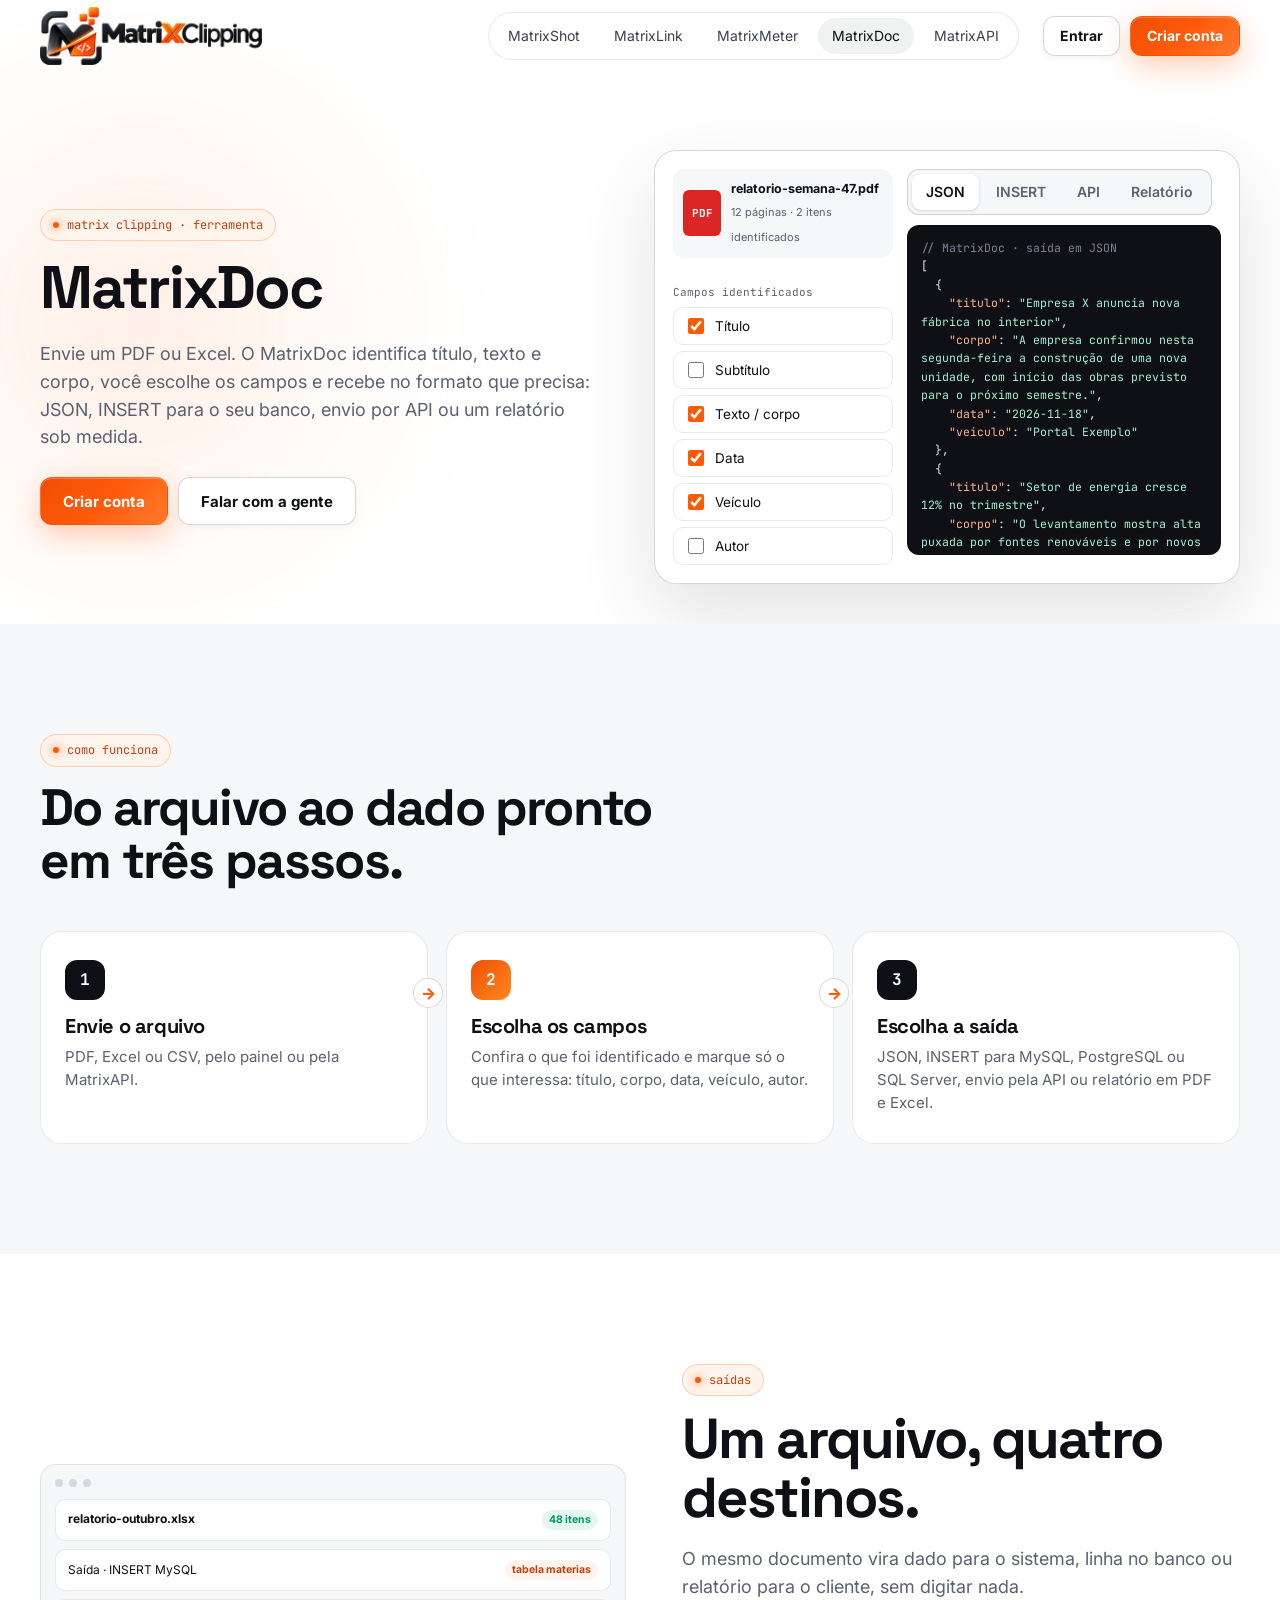
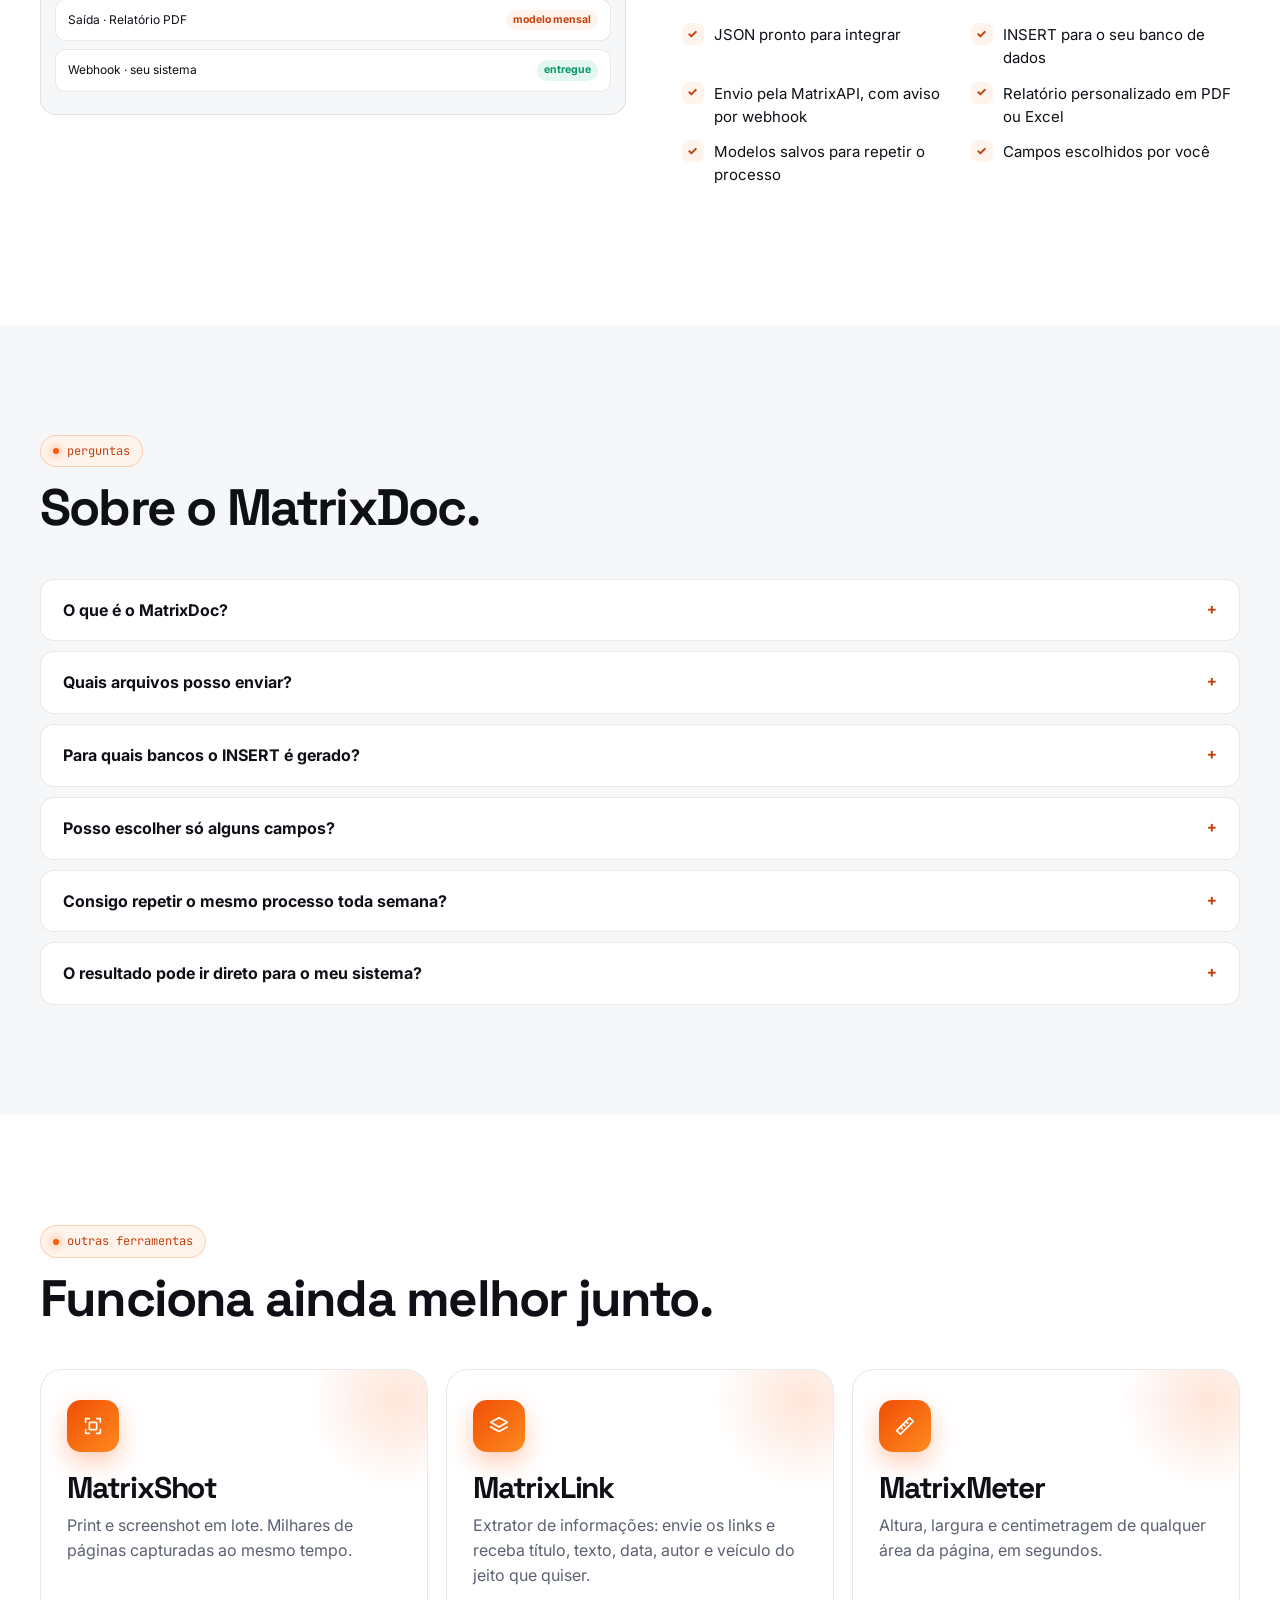
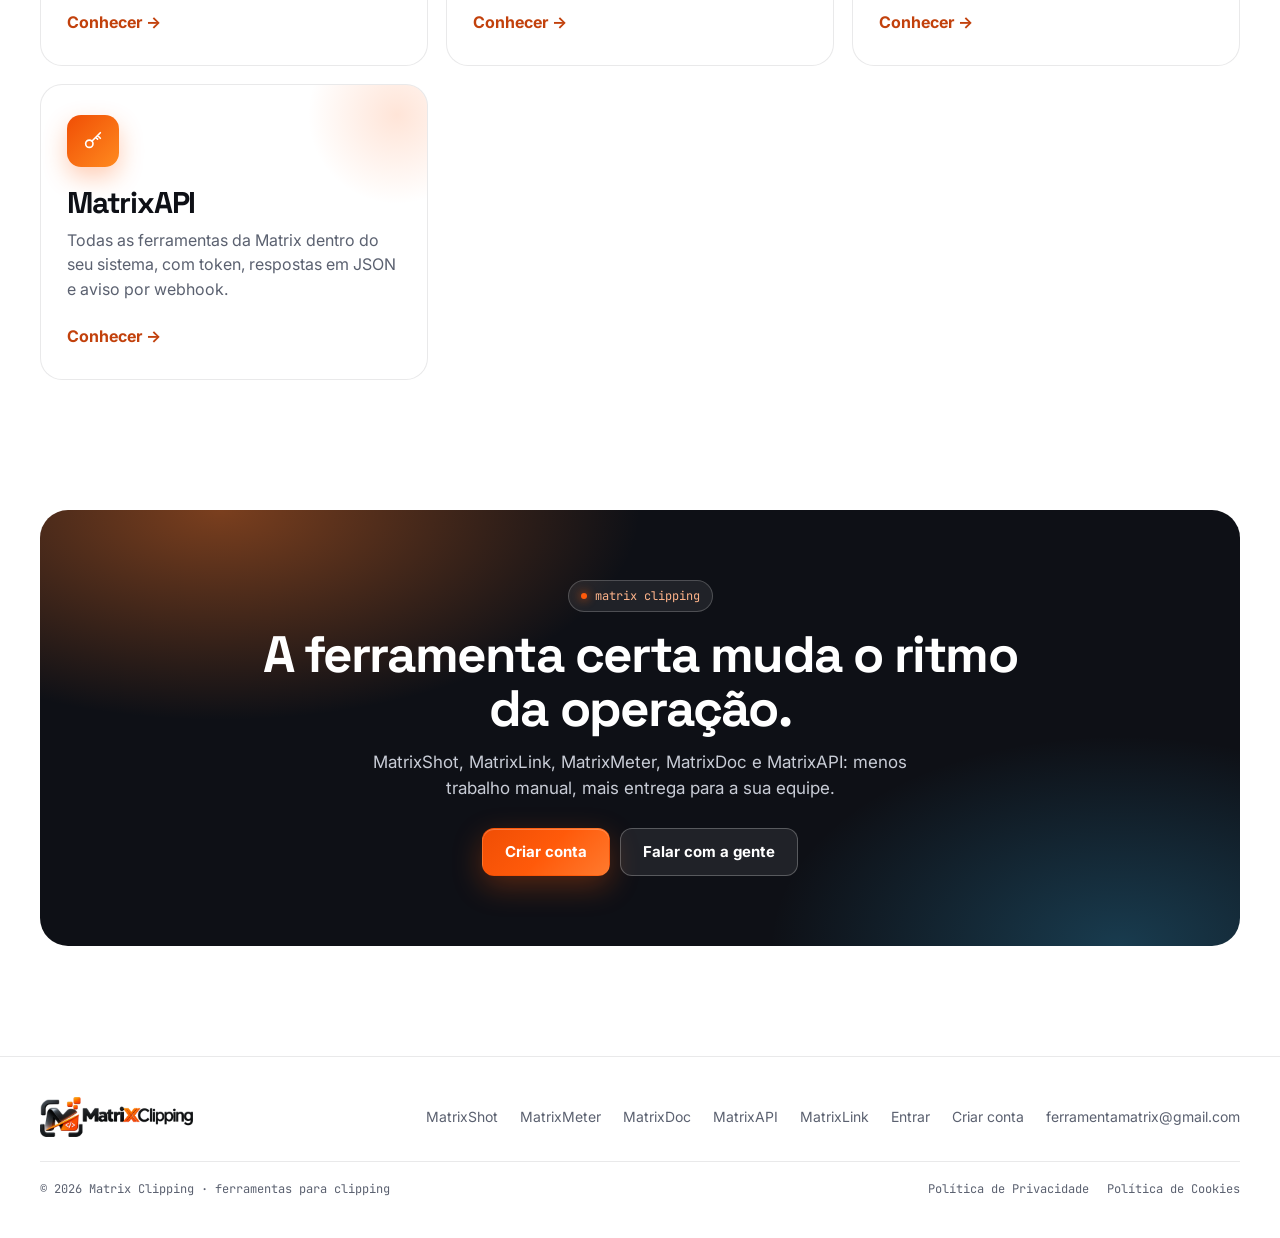
<file: matrixdoc/index.html>
<!DOCTYPE html>
<html lang="pt-BR">
<head>
<meta charset="utf-8">
<meta name="viewport" content="width=device-width, initial-scale=1">
<title>MatrixDoc | PDF e Excel para JSON, SQL e Relatórios | Matrix Clipping</title>
<meta name="description" content="MatrixDoc: envie PDF ou Excel, identifique título, texto e corpo e gere JSON, INSERT para o seu banco de dados, envio por API ou um relatório personalizado.">
<link rel="canonical" href="https://matrixclipping.com.br/matrixdoc/">
<meta name="theme-color" content="#ffffff">
<link rel="icon" href="../assets/img/favicon.ico" sizes="any">
<link rel="icon" href="../assets/img/favicon-32.png" type="image/png" sizes="32x32">
<link rel="apple-touch-icon" href="../assets/img/apple-touch-icon.png">
<meta property="og:type" content="website">
<meta property="og:locale" content="pt_BR">
<meta property="og:site_name" content="Matrix Clipping">
<meta property="og:title" content="MatrixDoc | PDF e Excel para JSON, SQL e Relatórios | Matrix Clipping">
<meta property="og:description" content="MatrixDoc: envie PDF ou Excel, identifique título, texto e corpo e gere JSON, INSERT para o seu banco de dados, envio por API ou um relatório personalizado.">
<meta property="og:url" content="https://matrixclipping.com.br/matrixdoc/">
<meta property="og:image" content="https://matrixclipping.com.br/assets/img/icon-512.png">
<meta name="twitter:card" content="summary">
<link rel="preconnect" href="https://fonts.googleapis.com">
<link rel="preconnect" href="https://fonts.gstatic.com" crossorigin>
<link href="https://fonts.googleapis.com/css2?family=Inter:wght@400;500;600;700&family=JetBrains+Mono:wght@400;700&family=Space+Grotesk:wght@400;500;700&display=swap" rel="stylesheet">
<link rel="stylesheet" href="../assets/css/main.css">
<script type="application/ld+json">{"@context": "https://schema.org", "@type": "SoftwareApplication", "name": "MatrixDoc", "applicationCategory": "BusinessApplication", "operatingSystem": "Web", "description": "MatrixDoc: envie PDF ou Excel, identifique título, texto e corpo e gere JSON, INSERT para o seu banco de dados, envio por API ou um relatório personalizado.", "url": "https://matrixclipping.com.br/matrixdoc/", "inLanguage": "pt-BR", "publisher": {"@type": "Organization", "name": "Matrix Clipping"}}</script>
<script type="application/ld+json">{"@context": "https://schema.org", "@type": "FAQPage", "mainEntity": [{"@type": "Question", "name": "O que é o MatrixDoc?", "acceptedAnswer": {"@type": "Answer", "text": "É a ferramenta que lê PDF e Excel: identifica título, texto e corpo de cada item e entrega no formato que você escolher, como JSON, INSERT para banco de dados, envio por API ou um relatório personalizado."}}, {"@type": "Question", "name": "Quais arquivos posso enviar?", "acceptedAnswer": {"@type": "Answer", "text": "PDF com texto selecionável, Excel (.xlsx) e CSV. Para PDFs digitalizados como imagem, fale com a gente."}}, {"@type": "Question", "name": "Para quais bancos o INSERT é gerado?", "acceptedAnswer": {"@type": "Answer", "text": "MySQL, PostgreSQL e SQL Server. Você define o nome da tabela e qual campo vai em cada coluna."}}, {"@type": "Question", "name": "Posso escolher só alguns campos?", "acceptedAnswer": {"@type": "Answer", "text": "Sim. Você marca os campos que quer (título, subtítulo, corpo, data, veículo, autor) e a saída traz só eles."}}, {"@type": "Question", "name": "Consigo repetir o mesmo processo toda semana?", "acceptedAnswer": {"@type": "Answer", "text": "Sim. Salve o modelo com os campos e o formato de saída, e o próximo arquivo sai no mesmo padrão."}}, {"@type": "Question", "name": "O resultado pode ir direto para o meu sistema?", "acceptedAnswer": {"@type": "Answer", "text": "Sim. Pela MatrixAPI você envia o arquivo e recebe o JSON, com aviso por webhook quando o processamento termina."}}]}</script>
</head>
<body>
<a class="skip-link" href="#conteudo">Ir para o conteúdo</a>
<header class="site-header">
  <div class="container header-inner">
    <a class="logo" href="../index.html" aria-label="Página inicial">
      <img src="../assets/img/logo.png" srcset="../assets/img/logo.png 1x, ../assets/img/logo@2x.png 2x" alt="Matrix Clipping" width="460" height="120">
    </a>
    <nav class="nav" aria-label="Ferramentas">
      <a href="../matrixshot/index.html" title="Print e screenshot em lote">MatrixShot</a>
      <a href="../matrixlink/index.html" title="Extrator de informações de links">MatrixLink</a>
      <a href="../matrixmeter/index.html" title="Altura, largura e centimetragem">MatrixMeter</a>
      <a href="../matrixdoc/index.html" aria-current="page" title="PDF e Excel para dados e relatórios">MatrixDoc</a>
      <a href="../matrixapi/index.html" title="As ferramentas no seu sistema">MatrixAPI</a>
    </nav>
    <div class="header-actions">
      <a class="btn btn-glass" href="../entrar/index.html">Entrar</a>
      <a class="btn btn-primary" href="../cadastro/index.html">Criar conta</a>
      <button class="menu-toggle" id="menuToggle" type="button" aria-label="Abrir menu" aria-expanded="false" aria-controls="mobileNav">
        <svg width="18" height="18" viewBox="0 0 20 20" aria-hidden="true"><path d="M3 5h14M3 10h14M3 15h14" stroke="currentColor" stroke-width="2" stroke-linecap="round"/></svg>
      </button>
    </div>
  </div>
  <nav class="mobile-nav" id="mobileNav" aria-label="Menu móvel" hidden>
    <span class="mn-lbl">Ferramentas</span>
    <a href="../matrixshot/index.html">MatrixShot</a><a href="../matrixlink/index.html">MatrixLink</a><a href="../matrixmeter/index.html">MatrixMeter</a><a href="../matrixdoc/index.html">MatrixDoc</a><a href="../matrixapi/index.html">MatrixAPI</a>
    <a href="../index.html#perguntas">Perguntas</a>
  </nav>
</header>

<main id="conteudo">
<section class="page-hero">
  <div class="glow glow-a" aria-hidden="true"></div>
  <div class="container split">
    <div>
      <span class="tag">matrix clipping · ferramenta</span>
      <h1 class="tool-h1">MatrixDoc</h1>
      <p class="lead">Envie um PDF ou Excel. O MatrixDoc identifica título, texto e corpo, você escolhe os campos e recebe no formato que precisa: JSON, INSERT para o seu banco, envio por API ou um relatório sob medida.</p>
      <div class="cta-row" style="margin-top:26px"><a class="btn btn-primary" href="../cadastro/index.html">Criar conta</a><a class="btn btn-glass" href="mailto:ferramentamatrix@gmail.com?subject=MatrixDoc">Falar com a gente</a></div>
    </div>
    <div><div class="docw" data-doc>
        <div class="doc-in">
          <div class="doc-file"><span class="doc-ico">PDF</span><div><b>relatorio-semana-47.pdf</b><small>12 páginas · 2 itens identificados</small></div></div>
          <p class="doc-lbl">Campos identificados</p>
          <label><input type="checkbox" data-f="titulo" checked> Título</label>
          <label><input type="checkbox" data-f="subtitulo"> Subtítulo</label>
          <label><input type="checkbox" data-f="corpo" checked> Texto / corpo</label>
          <label><input type="checkbox" data-f="data" checked> Data</label>
          <label><input type="checkbox" data-f="veiculo" checked> Veículo</label>
          <label><input type="checkbox" data-f="autor"> Autor</label>
        </div>
        <div class="doc-outw">
          <div class="seg" role="tablist" aria-label="Formato de saída"><button type="button" data-fmt="json" class="on">JSON</button><button type="button" data-fmt="sql">INSERT</button><button type="button" data-fmt="api">API</button><button type="button" data-fmt="rel">Relatório</button></div>
          <div class="doc-out" data-out aria-live="polite"></div>
        </div>
      </div></div>
  </div>
</section>
<section class="section section-alt"><div class="container"><div class="section-head reveal"><div><span class="tag">como funciona</span><h2>Do arquivo ao dado pronto em três passos.</h2></div></div><div class="flow"><div class="flow-step reveal" style="transition-delay:0.00s"><span class="n">1</span><h3>Envie o arquivo</h3><p>PDF, Excel ou CSV, pelo painel ou pela MatrixAPI.</p></div><div class="flow-step reveal" style="transition-delay:0.08s"><span class="n">2</span><h3>Escolha os campos</h3><p>Confira o que foi identificado e marque só o que interessa: título, corpo, data, veículo, autor.</p></div><div class="flow-step reveal" style="transition-delay:0.16s"><span class="n">3</span><h3>Escolha a saída</h3><p>JSON, INSERT para MySQL, PostgreSQL ou SQL Server, envio pela API ou relatório em PDF e Excel.</p></div></div></div></section><section class="section"><div class="container split rev"><div class="reveal" style="transition-delay:.1s"><div class="mock" aria-hidden="true"><div class="mock-bar"><i></i><i></i><i></i></div><div class="mock-card mock-row"><b>relatorio-outubro.xlsx</b><span class="mock-tag ok">48 itens</span></div><div class="mock-card mock-row"><span>Saída · INSERT MySQL</span><span class="mock-tag">tabela materias</span></div><div class="mock-card mock-row"><span>Saída · Relatório PDF</span><span class="mock-tag">modelo mensal</span></div><div class="mock-card mock-row"><span>Webhook · seu sistema</span><span class="mock-tag ok">entregue</span></div></div></div><div class="reveal"><span class="tag">saídas</span><h2>Um arquivo, quatro destinos.</h2><p class="lead">O mesmo documento vira dado para o sistema, linha no banco ou relatório para o cliente, sem digitar nada.</p><ul class="ticks2"><li>JSON pronto para integrar</li><li>INSERT para o seu banco de dados</li><li>Envio pela MatrixAPI, com aviso por webhook</li><li>Relatório personalizado em PDF ou Excel</li><li>Modelos salvos para repetir o processo</li><li>Campos escolhidos por você</li></ul></div></div></section>
<section class="section section-alt" id="perguntas"><div class="container reveal"><div class="section-head"><div><span class="tag">perguntas</span><h2>Sobre o MatrixDoc.</h2></div></div><div class="faq">
      <details><summary>O que é o MatrixDoc?</summary><p>É a ferramenta que lê PDF e Excel: identifica título, texto e corpo de cada item e entrega no formato que você escolher, como JSON, INSERT para banco de dados, envio por API ou um relatório personalizado.</p></details>
      <details><summary>Quais arquivos posso enviar?</summary><p>PDF com texto selecionável, Excel (.xlsx) e CSV. Para PDFs digitalizados como imagem, fale com a gente.</p></details>
      <details><summary>Para quais bancos o INSERT é gerado?</summary><p>MySQL, PostgreSQL e SQL Server. Você define o nome da tabela e qual campo vai em cada coluna.</p></details>
      <details><summary>Posso escolher só alguns campos?</summary><p>Sim. Você marca os campos que quer (título, subtítulo, corpo, data, veículo, autor) e a saída traz só eles.</p></details>
      <details><summary>Consigo repetir o mesmo processo toda semana?</summary><p>Sim. Salve o modelo com os campos e o formato de saída, e o próximo arquivo sai no mesmo padrão.</p></details>
      <details><summary>O resultado pode ir direto para o meu sistema?</summary><p>Sim. Pela MatrixAPI você envia o arquivo e recebe o JSON, com aviso por webhook quando o processamento termina.</p></details>
    </div></div></section>
<section class="section"><div class="container"><div class="section-head reveal"><div><span class="tag">outras ferramentas</span><h2>Funciona ainda melhor junto.</h2></div></div><div class="prods"><a class="prod reveal" href="../matrixshot/index.html" style="transition-delay:0.00s"><div class="ico"><svg width="22" height="22" viewBox="0 0 24 24" fill="none" stroke="currentColor" stroke-width="1.8" stroke-linecap="round" stroke-linejoin="round" aria-hidden="true"><path d="M4 8V4h4M16 4h4v4M20 16v4h-4M8 20H4v-4"/><rect x="8" y="8" width="8" height="8" rx="1"/></svg></div><h3>MatrixShot</h3><p>Print e screenshot em lote. Milhares de páginas capturadas ao mesmo tempo.</p><span class="prod-go">Conhecer &rarr;</span></a><a class="prod reveal" href="../matrixlink/index.html" style="transition-delay:0.06s"><div class="ico"><svg width="22" height="22" viewBox="0 0 24 24" fill="none" stroke="currentColor" stroke-width="1.8" stroke-linecap="round" stroke-linejoin="round" aria-hidden="true"><path d="m12 3 9 5-9 5-9-5z"/><path d="m3 13 9 5 9-5"/></svg></div><h3>MatrixLink</h3><p>Extrator de informações: envie os links e receba título, texto, data, autor e veículo do jeito que quiser.</p><span class="prod-go">Conhecer &rarr;</span></a><a class="prod reveal" href="../matrixmeter/index.html" style="transition-delay:0.12s"><div class="ico"><svg width="22" height="22" viewBox="0 0 24 24" fill="none" stroke="currentColor" stroke-width="1.8" stroke-linecap="round" stroke-linejoin="round" aria-hidden="true"><path d="M3 17 17 3l4 4L7 21z"/><path d="m7 13 2 2M10 10l2 2M13 7l2 2"/></svg></div><h3>MatrixMeter</h3><p>Altura, largura e centimetragem de qualquer área da página, em segundos.</p><span class="prod-go">Conhecer &rarr;</span></a><a class="prod reveal" href="../matrixapi/index.html" style="transition-delay:0.18s"><div class="ico"><svg width="22" height="22" viewBox="0 0 24 24" fill="none" stroke="currentColor" stroke-width="1.8" stroke-linecap="round" stroke-linejoin="round" aria-hidden="true"><circle cx="8" cy="15" r="4"/><path d="M11 12l9-9M17 6l3 3M15 8l2 2"/></svg></div><h3>MatrixAPI</h3><p>Todas as ferramentas da Matrix dentro do seu sistema, com token, respostas em JSON e aviso por webhook.</p><span class="prod-go">Conhecer &rarr;</span></a></div></div></section>
<section class="section" style="padding-top:20px">
  <div class="container reveal">
    <div class="final">
      <span class="tag" style="background:rgba(255,255,255,.08);border-color:rgba(255,255,255,.2);color:#ffb48a">matrix clipping</span>
      <h2 style="margin-top:16px">A ferramenta certa muda o ritmo da operação.</h2>
      <p>MatrixShot, MatrixLink, MatrixMeter, MatrixDoc e MatrixAPI: menos trabalho manual, mais entrega para a sua equipe.</p>
      <div class="cta-row"><a class="btn btn-primary" href="../cadastro/index.html">Criar conta</a><a class="btn btn-glass" href="mailto:ferramentamatrix@gmail.com?subject=Quero%20conhecer%20a%20Matrix%20Clipping">Falar com a gente</a></div>
    </div>
  </div>
</section>
</main>
<footer class="site-footer">
  <div class="container">
    <div class="footer-row">
      <a class="logo" href="../index.html" aria-label="Página inicial">
        <img src="../assets/img/logo.png" srcset="../assets/img/logo.png 1x, ../assets/img/logo@2x.png 2x" alt="Matrix Clipping" width="460" height="120">
      </a>
      <nav class="footer-links" aria-label="Rodapé">
        <a href="../matrixshot/index.html">MatrixShot</a>
        <a href="../matrixmeter/index.html">MatrixMeter</a>
        <a href="../matrixdoc/index.html">MatrixDoc</a>
        <a href="../matrixapi/index.html">MatrixAPI</a>
        <a href="../matrixlink/index.html">MatrixLink</a>
        <a href="../entrar/index.html">Entrar</a>
        <a href="../cadastro/index.html">Criar conta</a>
        <a data-email href="#">ferramentamatrix@gmail.com</a>
      </nav>
    </div>
    <div class="copy"><span>© <span data-year>2026</span> Matrix Clipping · ferramentas para clipping</span><span class="legal-links"><a href="../privacidade/index.html">Política de Privacidade</a><a href="../cookies/index.html">Política de Cookies</a></span></div>
  </div>
</footer>
<script src="../assets/js/config.js"></script>
<script src="../assets/js/main.js"></script>
</body>
</html>
</file>
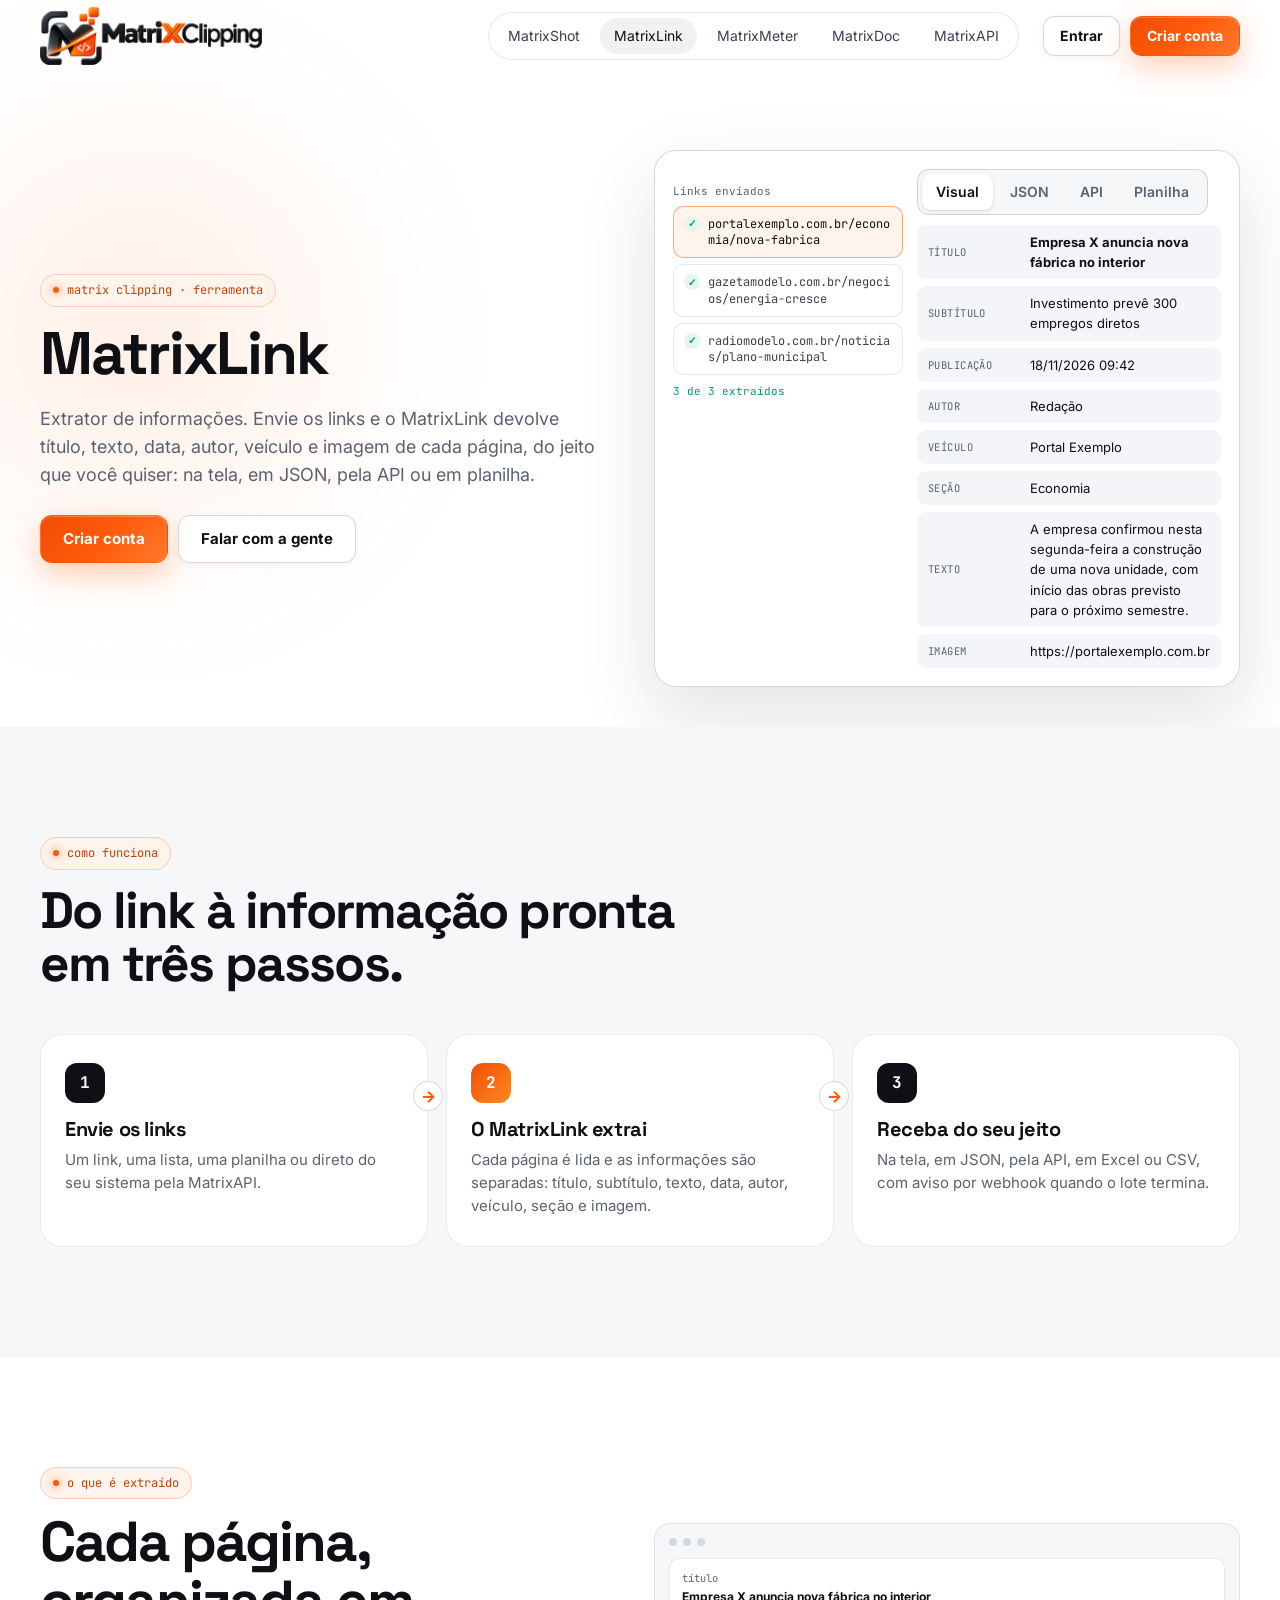
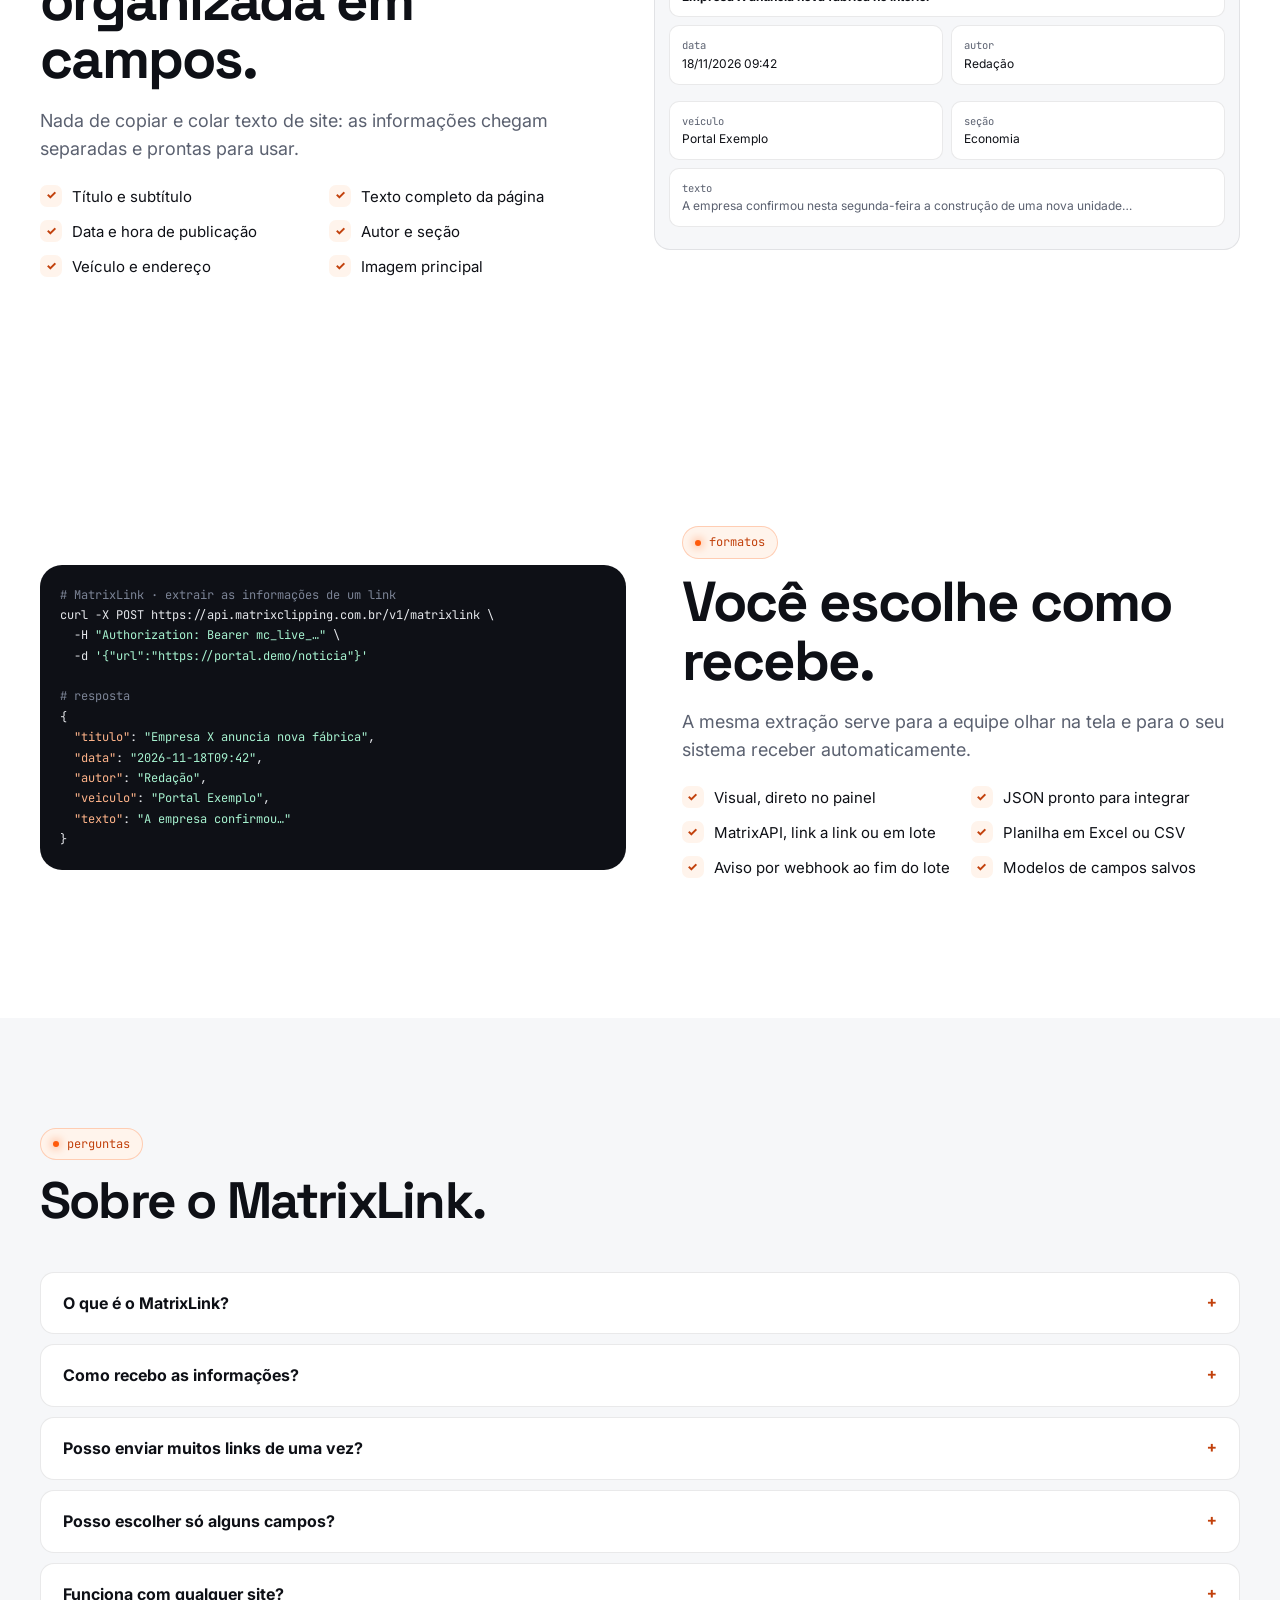
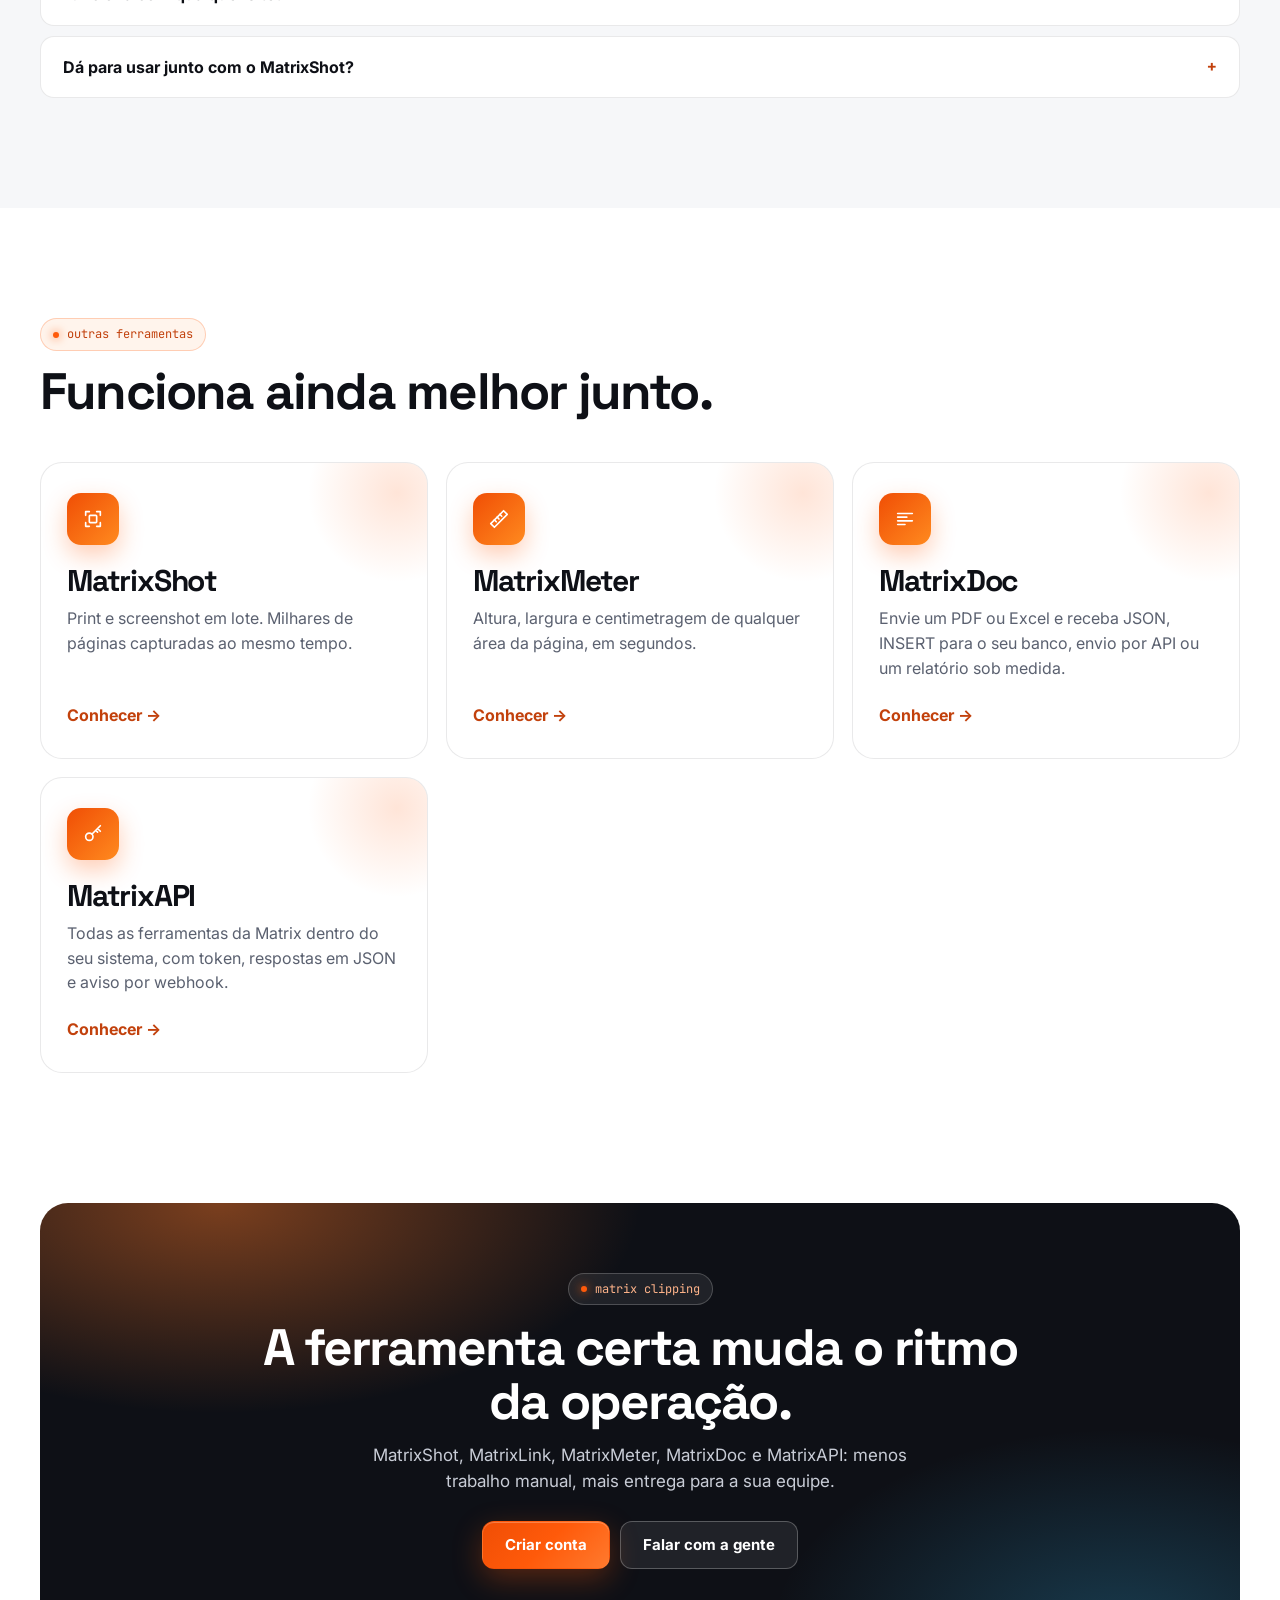
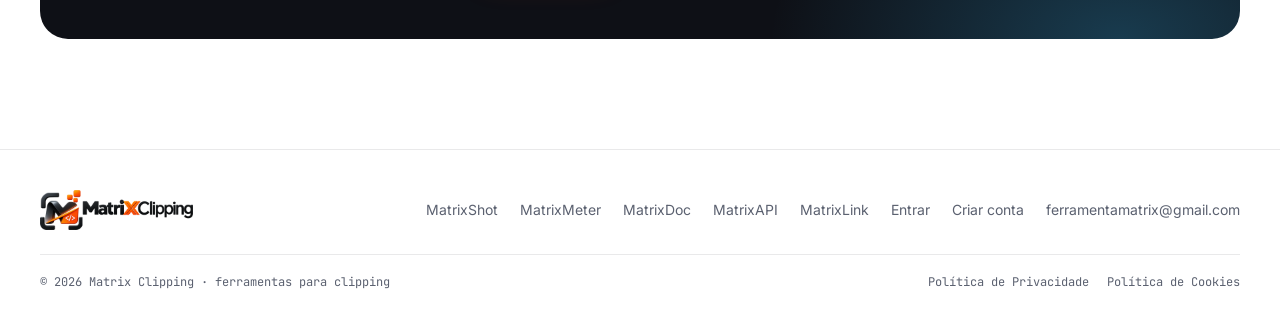
<file: matrixlink/index.html>
<!DOCTYPE html>
<html lang="pt-BR">
<head>
<meta charset="utf-8">
<meta name="viewport" content="width=device-width, initial-scale=1">
<title>MatrixLink | Extrator de Informações de Links | Matrix Clipping</title>
<meta name="description" content="MatrixLink: envie links e receba título, texto, data, autor, veículo e imagem de cada página, na tela, em JSON, pela API ou em planilha.">
<link rel="canonical" href="https://matrixclipping.com.br/matrixlink/">
<meta name="theme-color" content="#ffffff">
<link rel="icon" href="../assets/img/favicon.ico" sizes="any">
<link rel="icon" href="../assets/img/favicon-32.png" type="image/png" sizes="32x32">
<link rel="apple-touch-icon" href="../assets/img/apple-touch-icon.png">
<meta property="og:type" content="website">
<meta property="og:locale" content="pt_BR">
<meta property="og:site_name" content="Matrix Clipping">
<meta property="og:title" content="MatrixLink | Extrator de Informações de Links | Matrix Clipping">
<meta property="og:description" content="MatrixLink: envie links e receba título, texto, data, autor, veículo e imagem de cada página, na tela, em JSON, pela API ou em planilha.">
<meta property="og:url" content="https://matrixclipping.com.br/matrixlink/">
<meta property="og:image" content="https://matrixclipping.com.br/assets/img/icon-512.png">
<meta name="twitter:card" content="summary">
<link rel="preconnect" href="https://fonts.googleapis.com">
<link rel="preconnect" href="https://fonts.gstatic.com" crossorigin>
<link href="https://fonts.googleapis.com/css2?family=Inter:wght@400;500;600;700&family=JetBrains+Mono:wght@400;700&family=Space+Grotesk:wght@400;500;700&display=swap" rel="stylesheet">
<link rel="stylesheet" href="../assets/css/main.css">
<script type="application/ld+json">{"@context": "https://schema.org", "@type": "SoftwareApplication", "name": "MatrixLink", "applicationCategory": "BusinessApplication", "operatingSystem": "Web", "description": "MatrixLink: envie links e receba título, texto, data, autor, veículo e imagem de cada página, na tela, em JSON, pela API ou em planilha.", "url": "https://matrixclipping.com.br/matrixlink/", "inLanguage": "pt-BR", "publisher": {"@type": "Organization", "name": "Matrix Clipping"}}</script>
<script type="application/ld+json">{"@context": "https://schema.org", "@type": "FAQPage", "mainEntity": [{"@type": "Question", "name": "O que é o MatrixLink?", "acceptedAnswer": {"@type": "Answer", "text": "É o extrator de informações da Matrix Clipping: você envia os links e ele lê cada página, separando título, subtítulo, texto, data, autor, veículo, seção e imagem principal."}}, {"@type": "Question", "name": "Como recebo as informações?", "acceptedAnswer": {"@type": "Answer", "text": "Do jeito que preferir: na tela, em JSON, pela MatrixAPI, em planilha (Excel ou CSV) ou com aviso por webhook quando o lote termina."}}, {"@type": "Question", "name": "Posso enviar muitos links de uma vez?", "acceptedAnswer": {"@type": "Answer", "text": "Sim. Envie uma lista, uma planilha ou pela MatrixAPI. Os links são processados em paralelo, como no MatrixShot."}}, {"@type": "Question", "name": "Posso escolher só alguns campos?", "acceptedAnswer": {"@type": "Answer", "text": "Sim. Você define quais informações quer receber e salva esse modelo para os próximos envios."}}, {"@type": "Question", "name": "Funciona com qualquer site?", "acceptedAnswer": {"@type": "Answer", "text": "Funciona com a grande maioria dos portais e sites de notícia. Páginas que exigem login ou bloqueiam acesso automático podem ter limitações, e o link fica sinalizado no resultado."}}, {"@type": "Question", "name": "Dá para usar junto com o MatrixShot?", "acceptedAnswer": {"@type": "Answer", "text": "Sim. No mesmo envio você recebe as informações da página pelo MatrixLink e o print pelo MatrixShot."}}]}</script>
</head>
<body>
<a class="skip-link" href="#conteudo">Ir para o conteúdo</a>
<header class="site-header">
  <div class="container header-inner">
    <a class="logo" href="../index.html" aria-label="Página inicial">
      <img src="../assets/img/logo.png" srcset="../assets/img/logo.png 1x, ../assets/img/logo@2x.png 2x" alt="Matrix Clipping" width="460" height="120">
    </a>
    <nav class="nav" aria-label="Ferramentas">
      <a href="../matrixshot/index.html" title="Print e screenshot em lote">MatrixShot</a>
      <a href="../matrixlink/index.html" aria-current="page" title="Extrator de informações de links">MatrixLink</a>
      <a href="../matrixmeter/index.html" title="Altura, largura e centimetragem">MatrixMeter</a>
      <a href="../matrixdoc/index.html" title="PDF e Excel para dados e relatórios">MatrixDoc</a>
      <a href="../matrixapi/index.html" title="As ferramentas no seu sistema">MatrixAPI</a>
    </nav>
    <div class="header-actions">
      <a class="btn btn-glass" href="../entrar/index.html">Entrar</a>
      <a class="btn btn-primary" href="../cadastro/index.html">Criar conta</a>
      <button class="menu-toggle" id="menuToggle" type="button" aria-label="Abrir menu" aria-expanded="false" aria-controls="mobileNav">
        <svg width="18" height="18" viewBox="0 0 20 20" aria-hidden="true"><path d="M3 5h14M3 10h14M3 15h14" stroke="currentColor" stroke-width="2" stroke-linecap="round"/></svg>
      </button>
    </div>
  </div>
  <nav class="mobile-nav" id="mobileNav" aria-label="Menu móvel" hidden>
    <span class="mn-lbl">Ferramentas</span>
    <a href="../matrixshot/index.html">MatrixShot</a><a href="../matrixlink/index.html">MatrixLink</a><a href="../matrixmeter/index.html">MatrixMeter</a><a href="../matrixdoc/index.html">MatrixDoc</a><a href="../matrixapi/index.html">MatrixAPI</a>
    <a href="../index.html#perguntas">Perguntas</a>
  </nav>
</header>

<main id="conteudo">
<section class="page-hero">
  <div class="glow glow-a" aria-hidden="true"></div>
  <div class="container split">
    <div>
      <span class="tag">matrix clipping · ferramenta</span>
      <h1 class="tool-h1">MatrixLink</h1>
      <p class="lead">Extrator de informações. Envie os links e o MatrixLink devolve título, texto, data, autor, veículo e imagem de cada página, do jeito que você quiser: na tela, em JSON, pela API ou em planilha.</p>
      <div class="cta-row" style="margin-top:26px"><a class="btn btn-primary" href="../cadastro/index.html">Criar conta</a><a class="btn btn-glass" href="mailto:ferramentamatrix@gmail.com?subject=MatrixLink">Falar com a gente</a></div>
    </div>
    <div><div class="linkw" data-linkx>
        <div class="lk-in">
          <p class="doc-lbl">Links enviados</p>
          <button type="button" data-i="0" class="on"><span class="lk-ok">✓</span><span>portalexemplo.com.br/economia/nova-fabrica</span></button>
          <button type="button" data-i="1"><span class="lk-ok">✓</span><span>gazetamodelo.com.br/negocios/energia-cresce</span></button>
          <button type="button" data-i="2"><span class="lk-ok">✓</span><span>radiomodelo.com.br/noticias/plano-municipal</span></button>
          <small class="lk-note">3 de 3 extraídos</small>
        </div>
        <div class="doc-outw">
          <div class="seg" role="tablist" aria-label="Formato de saída"><button type="button" data-fmt="vis" class="on">Visual</button><button type="button" data-fmt="json">JSON</button><button type="button" data-fmt="api">API</button><button type="button" data-fmt="csv">Planilha</button></div>
          <div class="doc-out" data-out aria-live="polite"></div>
        </div>
      </div></div>
  </div>
</section>
<section class="section section-alt"><div class="container"><div class="section-head reveal"><div><span class="tag">como funciona</span><h2>Do link à informação pronta em três passos.</h2></div></div><div class="flow"><div class="flow-step reveal" style="transition-delay:0.00s"><span class="n">1</span><h3>Envie os links</h3><p>Um link, uma lista, uma planilha ou direto do seu sistema pela MatrixAPI.</p></div><div class="flow-step reveal" style="transition-delay:0.08s"><span class="n">2</span><h3>O MatrixLink extrai</h3><p>Cada página é lida e as informações são separadas: título, subtítulo, texto, data, autor, veículo, seção e imagem.</p></div><div class="flow-step reveal" style="transition-delay:0.16s"><span class="n">3</span><h3>Receba do seu jeito</h3><p>Na tela, em JSON, pela API, em Excel ou CSV, com aviso por webhook quando o lote termina.</p></div></div></div></section><section class="section"><div class="container split"><div class="reveal"><span class="tag">o que é extraído</span><h2>Cada página, organizada em campos.</h2><p class="lead">Nada de copiar e colar texto de site: as informações chegam separadas e prontas para usar.</p><ul class="ticks2"><li>Título e subtítulo</li><li>Texto completo da página</li><li>Data e hora de publicação</li><li>Autor e seção</li><li>Veículo e endereço</li><li>Imagem principal</li></ul></div><div class="reveal" style="transition-delay:.1s"><div class="mock" aria-hidden="true"><div class="mock-bar"><i></i><i></i><i></i></div><div class="mock-card"><small>título</small><div><b>Empresa X anuncia nova fábrica no interior</b></div></div><div class="mock-grid" style="grid-template-columns:1fr 1fr"><div class="mock-card"><small>data</small><div>18/11/2026 09:42</div></div><div class="mock-card"><small>autor</small><div>Redação</div></div><div class="mock-card"><small>veículo</small><div>Portal Exemplo</div></div><div class="mock-card"><small>seção</small><div>Economia</div></div></div><div class="mock-card"><small>texto</small><div style="color:#5b6170">A empresa confirmou nesta segunda-feira a construção de uma nova unidade…</div></div></div></div></div></section><section class="section"><div class="container split rev"><div class="reveal" style="transition-delay:.1s"><pre class="code-card"><span class="c"># MatrixLink · extrair as informações de um link</span>
curl -X POST https://api.matrixclipping.com.br/v1/matrixlink \
  -H <span class="s">"Authorization: Bearer mc_live_…"</span> \
  -d <span class="s">'{"url":"https://portal.demo/noticia"}'</span>

<span class="c"># resposta</span>
{
  <span class="k">"titulo"</span>: <span class="s">"Empresa X anuncia nova fábrica"</span>,
  <span class="k">"data"</span>: <span class="s">"2026-11-18T09:42"</span>,
  <span class="k">"autor"</span>: <span class="s">"Redação"</span>,
  <span class="k">"veiculo"</span>: <span class="s">"Portal Exemplo"</span>,
  <span class="k">"texto"</span>: <span class="s">"A empresa confirmou…"</span>
}</pre></div><div class="reveal"><span class="tag">formatos</span><h2>Você escolhe como recebe.</h2><p class="lead">A mesma extração serve para a equipe olhar na tela e para o seu sistema receber automaticamente.</p><ul class="ticks2"><li>Visual, direto no painel</li><li>JSON pronto para integrar</li><li>MatrixAPI, link a link ou em lote</li><li>Planilha em Excel ou CSV</li><li>Aviso por webhook ao fim do lote</li><li>Modelos de campos salvos</li></ul></div></div></section>
<section class="section section-alt" id="perguntas"><div class="container reveal"><div class="section-head"><div><span class="tag">perguntas</span><h2>Sobre o MatrixLink.</h2></div></div><div class="faq">
      <details><summary>O que é o MatrixLink?</summary><p>É o extrator de informações da Matrix Clipping: você envia os links e ele lê cada página, separando título, subtítulo, texto, data, autor, veículo, seção e imagem principal.</p></details>
      <details><summary>Como recebo as informações?</summary><p>Do jeito que preferir: na tela, em JSON, pela MatrixAPI, em planilha (Excel ou CSV) ou com aviso por webhook quando o lote termina.</p></details>
      <details><summary>Posso enviar muitos links de uma vez?</summary><p>Sim. Envie uma lista, uma planilha ou pela MatrixAPI. Os links são processados em paralelo, como no MatrixShot.</p></details>
      <details><summary>Posso escolher só alguns campos?</summary><p>Sim. Você define quais informações quer receber e salva esse modelo para os próximos envios.</p></details>
      <details><summary>Funciona com qualquer site?</summary><p>Funciona com a grande maioria dos portais e sites de notícia. Páginas que exigem login ou bloqueiam acesso automático podem ter limitações, e o link fica sinalizado no resultado.</p></details>
      <details><summary>Dá para usar junto com o MatrixShot?</summary><p>Sim. No mesmo envio você recebe as informações da página pelo MatrixLink e o print pelo MatrixShot.</p></details>
    </div></div></section>
<section class="section"><div class="container"><div class="section-head reveal"><div><span class="tag">outras ferramentas</span><h2>Funciona ainda melhor junto.</h2></div></div><div class="prods"><a class="prod reveal" href="../matrixshot/index.html" style="transition-delay:0.00s"><div class="ico"><svg width="22" height="22" viewBox="0 0 24 24" fill="none" stroke="currentColor" stroke-width="1.8" stroke-linecap="round" stroke-linejoin="round" aria-hidden="true"><path d="M4 8V4h4M16 4h4v4M20 16v4h-4M8 20H4v-4"/><rect x="8" y="8" width="8" height="8" rx="1"/></svg></div><h3>MatrixShot</h3><p>Print e screenshot em lote. Milhares de páginas capturadas ao mesmo tempo.</p><span class="prod-go">Conhecer &rarr;</span></a><a class="prod reveal" href="../matrixmeter/index.html" style="transition-delay:0.06s"><div class="ico"><svg width="22" height="22" viewBox="0 0 24 24" fill="none" stroke="currentColor" stroke-width="1.8" stroke-linecap="round" stroke-linejoin="round" aria-hidden="true"><path d="M3 17 17 3l4 4L7 21z"/><path d="m7 13 2 2M10 10l2 2M13 7l2 2"/></svg></div><h3>MatrixMeter</h3><p>Altura, largura e centimetragem de qualquer área da página, em segundos.</p><span class="prod-go">Conhecer &rarr;</span></a><a class="prod reveal" href="../matrixdoc/index.html" style="transition-delay:0.12s"><div class="ico"><svg width="22" height="22" viewBox="0 0 24 24" fill="none" stroke="currentColor" stroke-width="1.8" stroke-linecap="round" stroke-linejoin="round" aria-hidden="true"><path d="M4 6h16M4 10h10M4 14h16M4 18h8"/></svg></div><h3>MatrixDoc</h3><p>Envie um PDF ou Excel e receba JSON, INSERT para o seu banco, envio por API ou um relatório sob medida.</p><span class="prod-go">Conhecer &rarr;</span></a><a class="prod reveal" href="../matrixapi/index.html" style="transition-delay:0.18s"><div class="ico"><svg width="22" height="22" viewBox="0 0 24 24" fill="none" stroke="currentColor" stroke-width="1.8" stroke-linecap="round" stroke-linejoin="round" aria-hidden="true"><circle cx="8" cy="15" r="4"/><path d="M11 12l9-9M17 6l3 3M15 8l2 2"/></svg></div><h3>MatrixAPI</h3><p>Todas as ferramentas da Matrix dentro do seu sistema, com token, respostas em JSON e aviso por webhook.</p><span class="prod-go">Conhecer &rarr;</span></a></div></div></section>
<section class="section" style="padding-top:20px">
  <div class="container reveal">
    <div class="final">
      <span class="tag" style="background:rgba(255,255,255,.08);border-color:rgba(255,255,255,.2);color:#ffb48a">matrix clipping</span>
      <h2 style="margin-top:16px">A ferramenta certa muda o ritmo da operação.</h2>
      <p>MatrixShot, MatrixLink, MatrixMeter, MatrixDoc e MatrixAPI: menos trabalho manual, mais entrega para a sua equipe.</p>
      <div class="cta-row"><a class="btn btn-primary" href="../cadastro/index.html">Criar conta</a><a class="btn btn-glass" href="mailto:ferramentamatrix@gmail.com?subject=Quero%20conhecer%20a%20Matrix%20Clipping">Falar com a gente</a></div>
    </div>
  </div>
</section>
</main>
<footer class="site-footer">
  <div class="container">
    <div class="footer-row">
      <a class="logo" href="../index.html" aria-label="Página inicial">
        <img src="../assets/img/logo.png" srcset="../assets/img/logo.png 1x, ../assets/img/logo@2x.png 2x" alt="Matrix Clipping" width="460" height="120">
      </a>
      <nav class="footer-links" aria-label="Rodapé">
        <a href="../matrixshot/index.html">MatrixShot</a>
        <a href="../matrixmeter/index.html">MatrixMeter</a>
        <a href="../matrixdoc/index.html">MatrixDoc</a>
        <a href="../matrixapi/index.html">MatrixAPI</a>
        <a href="../matrixlink/index.html">MatrixLink</a>
        <a href="../entrar/index.html">Entrar</a>
        <a href="../cadastro/index.html">Criar conta</a>
        <a data-email href="#">ferramentamatrix@gmail.com</a>
      </nav>
    </div>
    <div class="copy"><span>© <span data-year>2026</span> Matrix Clipping · ferramentas para clipping</span><span class="legal-links"><a href="../privacidade/index.html">Política de Privacidade</a><a href="../cookies/index.html">Política de Cookies</a></span></div>
  </div>
</footer>
<script src="../assets/js/config.js"></script>
<script src="../assets/js/main.js"></script>
</body>
</html>
</file>
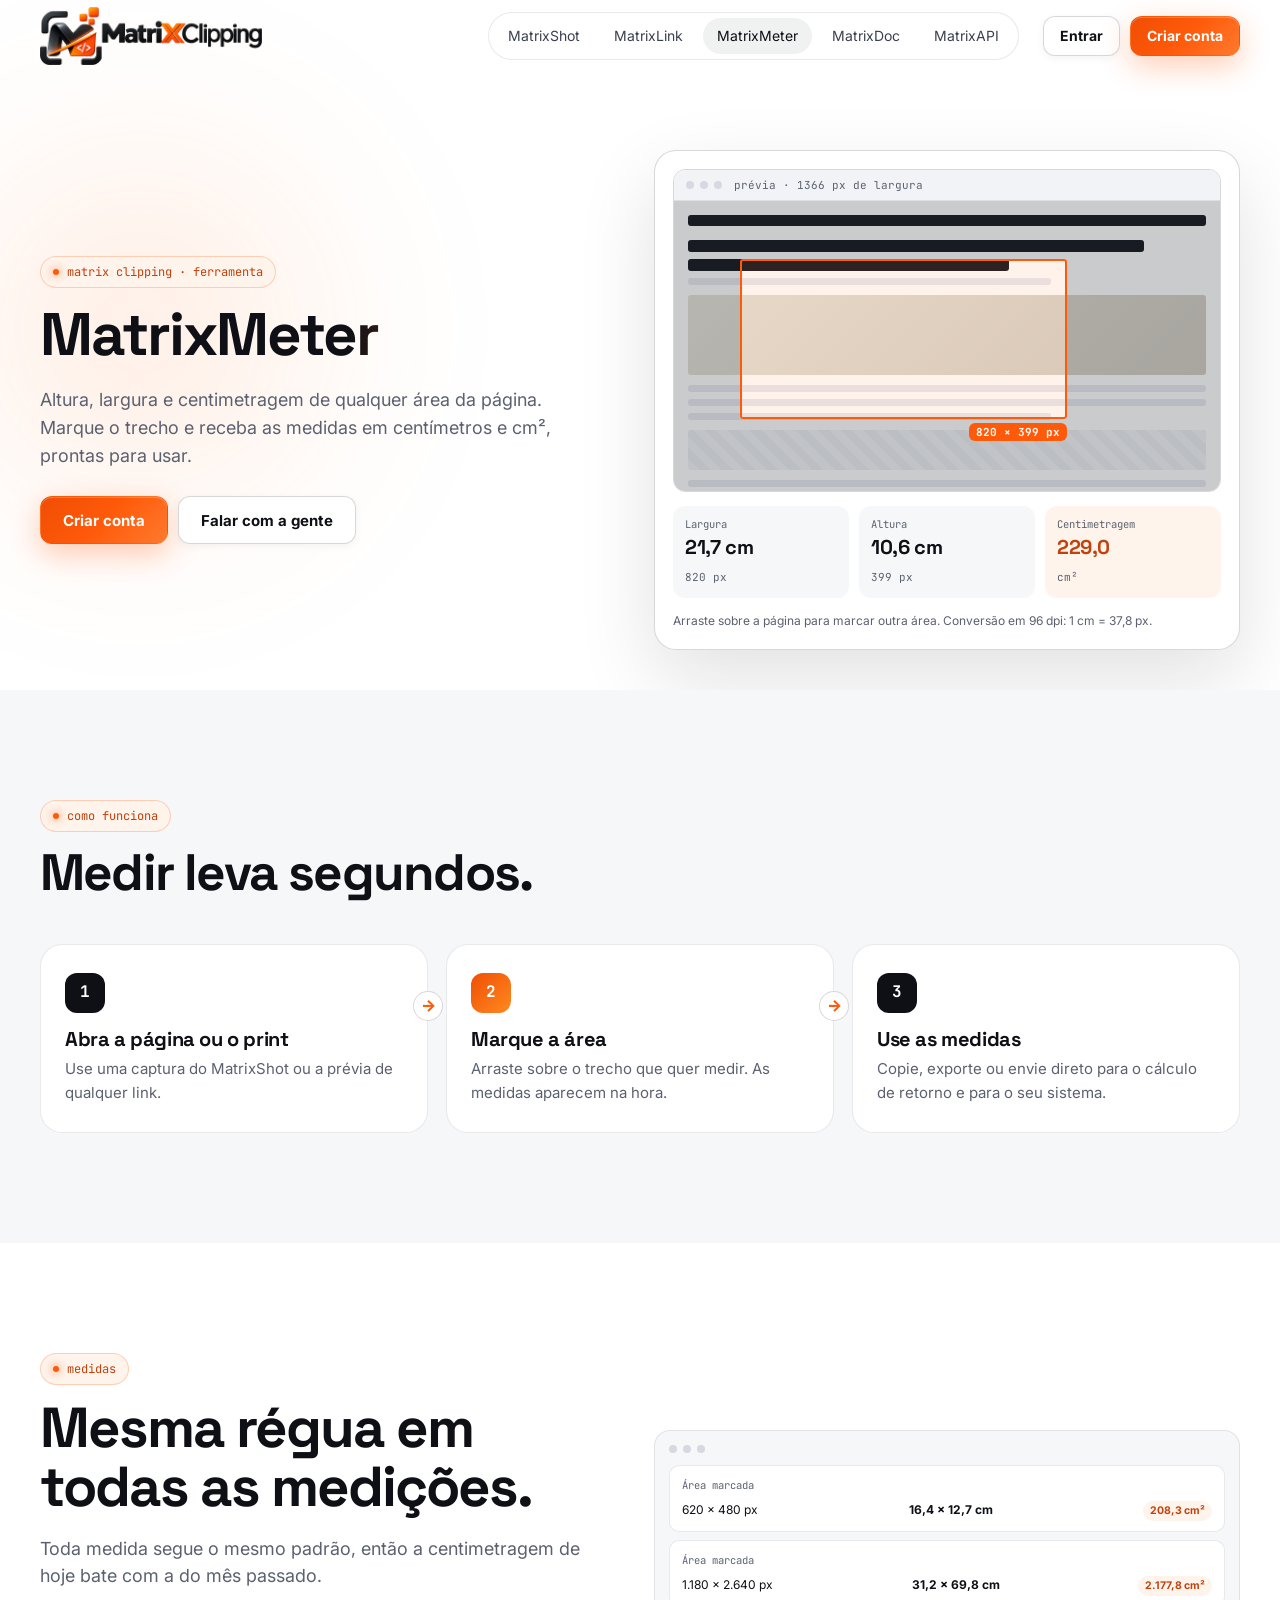
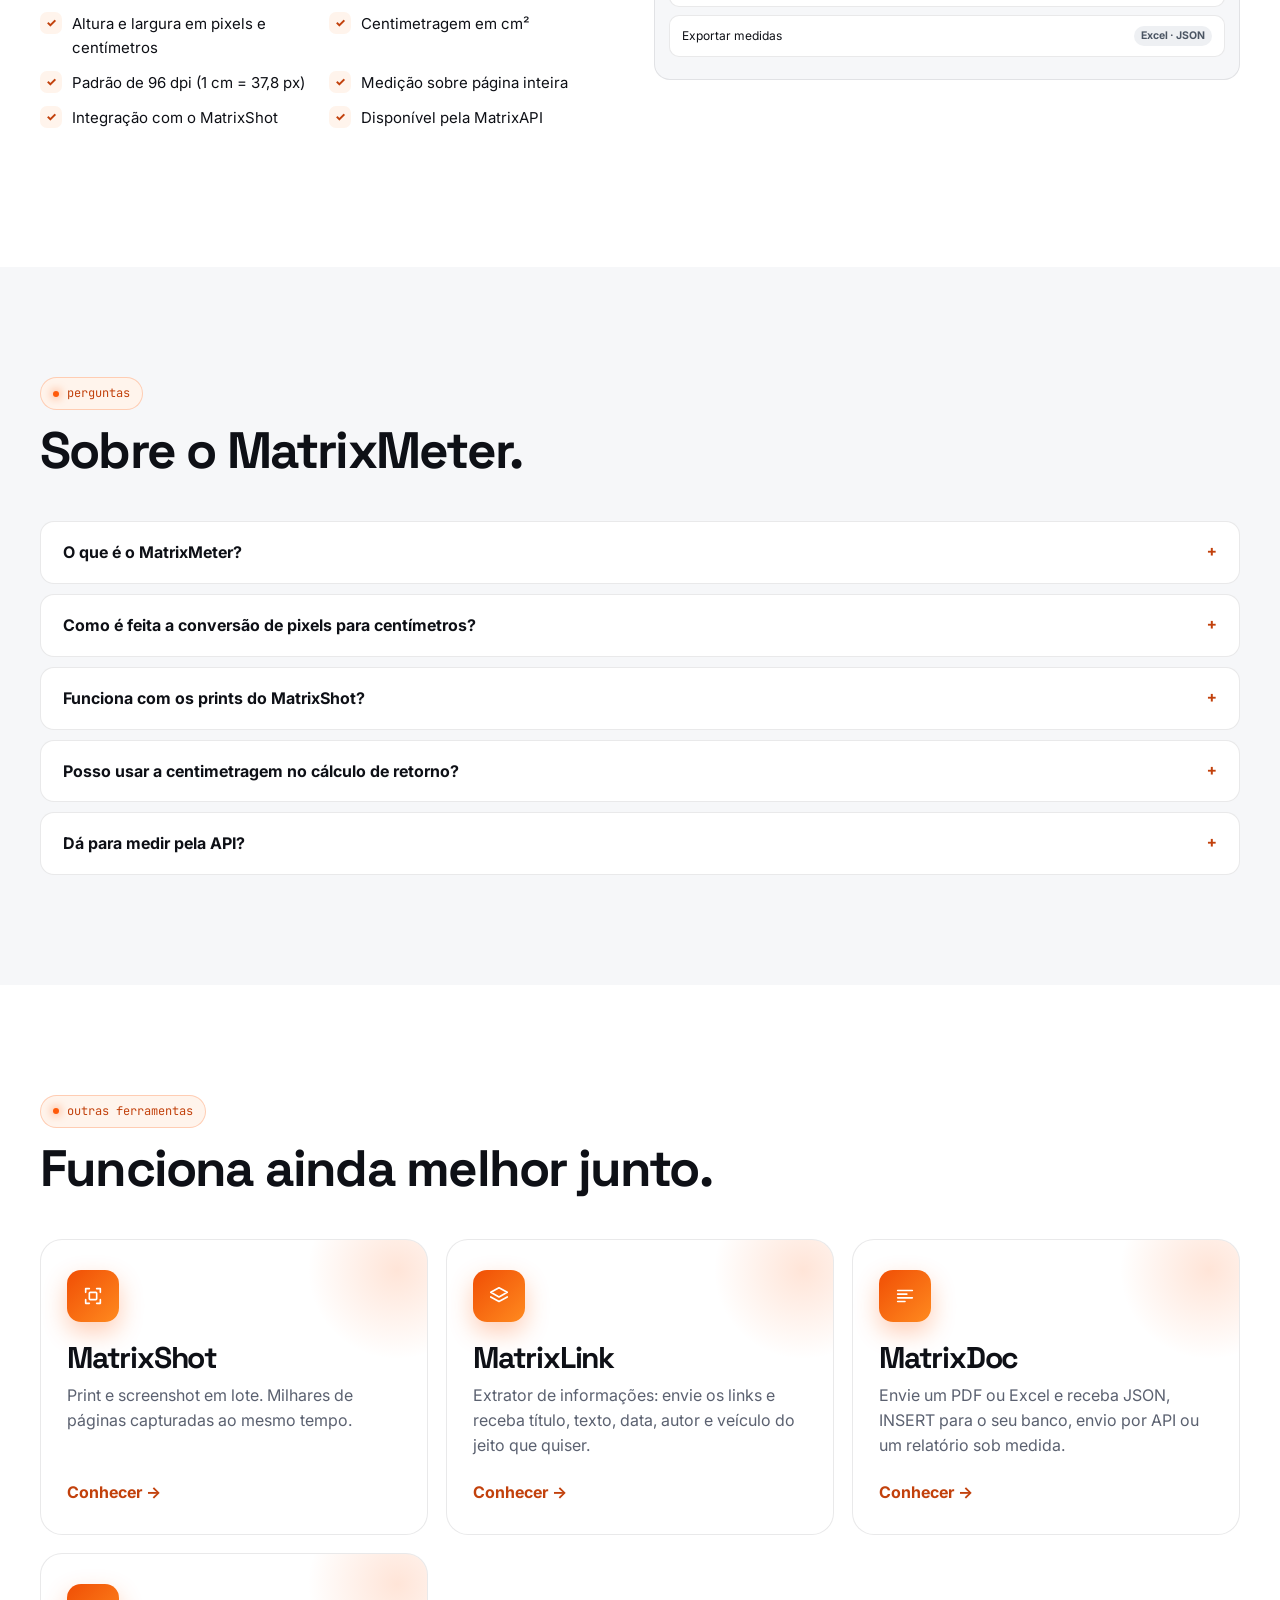
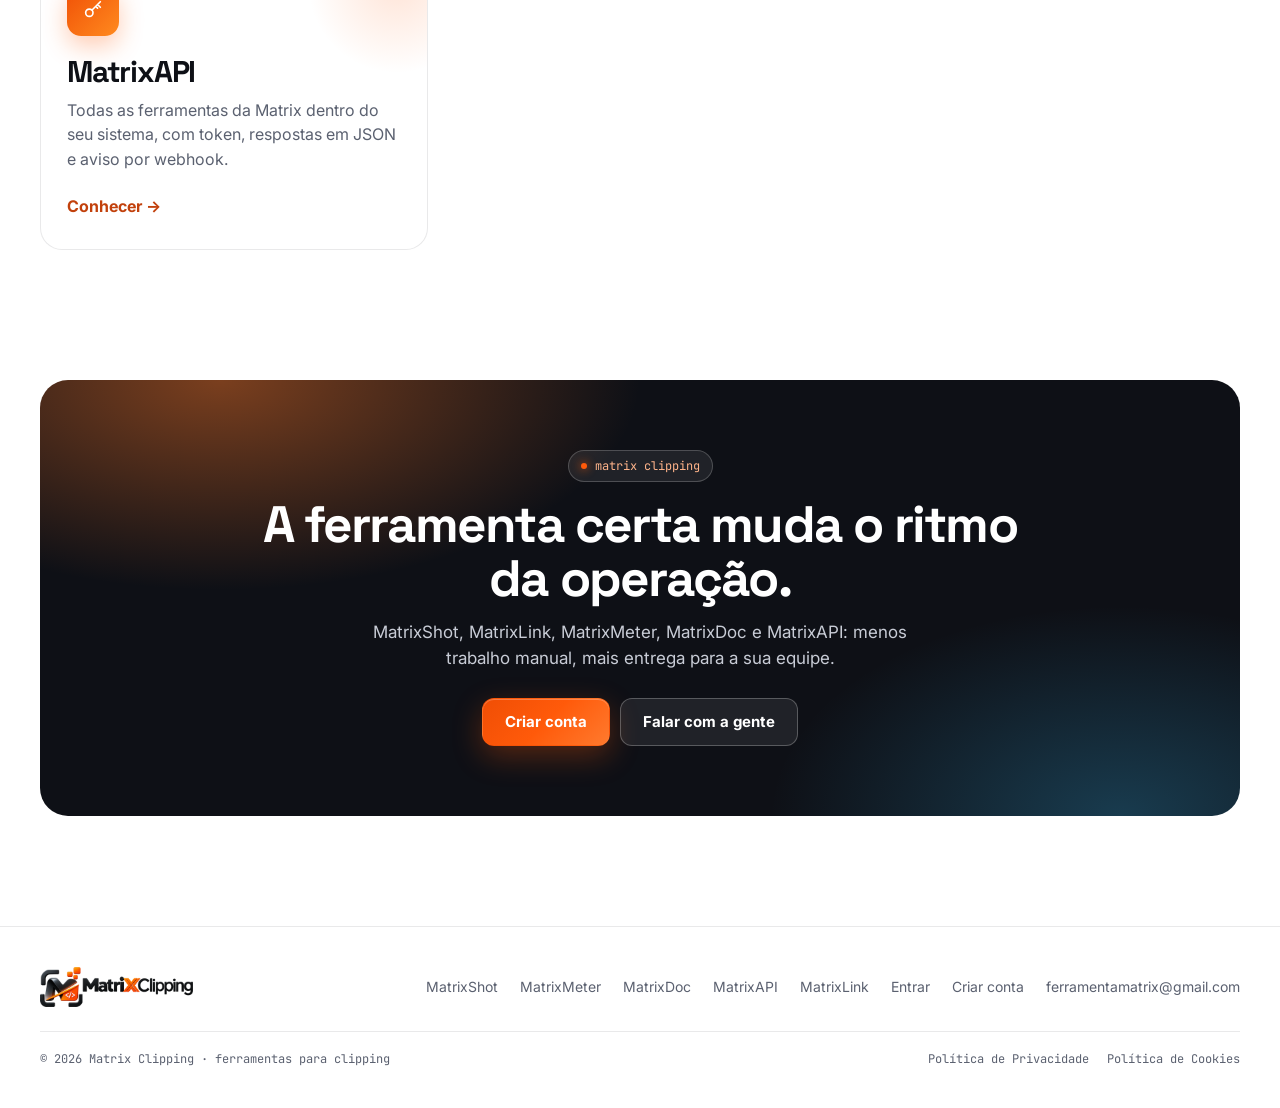
<file: matrixmeter/index.html>
<!DOCTYPE html>
<html lang="pt-BR">
<head>
<meta charset="utf-8">
<meta name="viewport" content="width=device-width, initial-scale=1">
<title>MatrixMeter | Altura, Largura e Centimetragem | Matrix Clipping</title>
<meta name="description" content="MatrixMeter: marque a área da página e receba altura, largura e centimetragem em cm², prontas para o cálculo de retorno de mídia.">
<link rel="canonical" href="https://matrixclipping.com.br/matrixmeter/">
<meta name="theme-color" content="#ffffff">
<link rel="icon" href="../assets/img/favicon.ico" sizes="any">
<link rel="icon" href="../assets/img/favicon-32.png" type="image/png" sizes="32x32">
<link rel="apple-touch-icon" href="../assets/img/apple-touch-icon.png">
<meta property="og:type" content="website">
<meta property="og:locale" content="pt_BR">
<meta property="og:site_name" content="Matrix Clipping">
<meta property="og:title" content="MatrixMeter | Altura, Largura e Centimetragem | Matrix Clipping">
<meta property="og:description" content="MatrixMeter: marque a área da página e receba altura, largura e centimetragem em cm², prontas para o cálculo de retorno de mídia.">
<meta property="og:url" content="https://matrixclipping.com.br/matrixmeter/">
<meta property="og:image" content="https://matrixclipping.com.br/assets/img/icon-512.png">
<meta name="twitter:card" content="summary">
<link rel="preconnect" href="https://fonts.googleapis.com">
<link rel="preconnect" href="https://fonts.gstatic.com" crossorigin>
<link href="https://fonts.googleapis.com/css2?family=Inter:wght@400;500;600;700&family=JetBrains+Mono:wght@400;700&family=Space+Grotesk:wght@400;500;700&display=swap" rel="stylesheet">
<link rel="stylesheet" href="../assets/css/main.css">
<script type="application/ld+json">{"@context": "https://schema.org", "@type": "SoftwareApplication", "name": "MatrixMeter", "applicationCategory": "BusinessApplication", "operatingSystem": "Web", "description": "MatrixMeter: marque a área da página e receba altura, largura e centimetragem em cm², prontas para o cálculo de retorno de mídia.", "url": "https://matrixclipping.com.br/matrixmeter/", "inLanguage": "pt-BR", "publisher": {"@type": "Organization", "name": "Matrix Clipping"}}</script>
<script type="application/ld+json">{"@context": "https://schema.org", "@type": "FAQPage", "mainEntity": [{"@type": "Question", "name": "O que é o MatrixMeter?", "acceptedAnswer": {"@type": "Answer", "text": "É a ferramenta de medidas da Matrix Clipping: você marca uma área da página ou do print e recebe altura, largura e centimetragem em cm²."}}, {"@type": "Question", "name": "Como é feita a conversão de pixels para centímetros?", "acceptedAnswer": {"@type": "Answer", "text": "Usamos o padrão de 96 dpi, em que 1 cm equivale a 37,8 px. Assim, todas as medidas seguem a mesma regra e podem ser comparadas."}}, {"@type": "Question", "name": "Funciona com os prints do MatrixShot?", "acceptedAnswer": {"@type": "Answer", "text": "Sim. O MatrixMeter mede direto sobre a captura feita pelo MatrixShot, inclusive de página inteira."}}, {"@type": "Question", "name": "Posso usar a centimetragem no cálculo de retorno?", "acceptedAnswer": {"@type": "Answer", "text": "Sim. A área em cm² vai direto para o cálculo de retorno de mídia, com o valor por cm² e o tier que você definir."}}, {"@type": "Question", "name": "Dá para medir pela API?", "acceptedAnswer": {"@type": "Answer", "text": "Sim. Envie a área em pixels para a MatrixAPI e receba largura, altura e centimetragem em JSON."}}]}</script>
</head>
<body>
<a class="skip-link" href="#conteudo">Ir para o conteúdo</a>
<header class="site-header">
  <div class="container header-inner">
    <a class="logo" href="../index.html" aria-label="Página inicial">
      <img src="../assets/img/logo.png" srcset="../assets/img/logo.png 1x, ../assets/img/logo@2x.png 2x" alt="Matrix Clipping" width="460" height="120">
    </a>
    <nav class="nav" aria-label="Ferramentas">
      <a href="../matrixshot/index.html" title="Print e screenshot em lote">MatrixShot</a>
      <a href="../matrixlink/index.html" title="Extrator de informações de links">MatrixLink</a>
      <a href="../matrixmeter/index.html" aria-current="page" title="Altura, largura e centimetragem">MatrixMeter</a>
      <a href="../matrixdoc/index.html" title="PDF e Excel para dados e relatórios">MatrixDoc</a>
      <a href="../matrixapi/index.html" title="As ferramentas no seu sistema">MatrixAPI</a>
    </nav>
    <div class="header-actions">
      <a class="btn btn-glass" href="../entrar/index.html">Entrar</a>
      <a class="btn btn-primary" href="../cadastro/index.html">Criar conta</a>
      <button class="menu-toggle" id="menuToggle" type="button" aria-label="Abrir menu" aria-expanded="false" aria-controls="mobileNav">
        <svg width="18" height="18" viewBox="0 0 20 20" aria-hidden="true"><path d="M3 5h14M3 10h14M3 15h14" stroke="currentColor" stroke-width="2" stroke-linecap="round"/></svg>
      </button>
    </div>
  </div>
  <nav class="mobile-nav" id="mobileNav" aria-label="Menu móvel" hidden>
    <span class="mn-lbl">Ferramentas</span>
    <a href="../matrixshot/index.html">MatrixShot</a><a href="../matrixlink/index.html">MatrixLink</a><a href="../matrixmeter/index.html">MatrixMeter</a><a href="../matrixdoc/index.html">MatrixDoc</a><a href="../matrixapi/index.html">MatrixAPI</a>
    <a href="../index.html#perguntas">Perguntas</a>
  </nav>
</header>

<main id="conteudo">
<section class="page-hero">
  <div class="glow glow-a" aria-hidden="true"></div>
  <div class="container split">
    <div>
      <span class="tag">matrix clipping · ferramenta</span>
      <h1 class="tool-h1">MatrixMeter</h1>
      <p class="lead">Altura, largura e centimetragem de qualquer área da página. Marque o trecho e receba as medidas em centímetros e cm², prontas para usar.</p>
      <div class="cta-row" style="margin-top:26px"><a class="btn btn-primary" href="../cadastro/index.html">Criar conta</a><a class="btn btn-glass" href="mailto:ferramentamatrix@gmail.com?subject=MatrixMeter">Falar com a gente</a></div>
    </div>
    <div><div class="meter" data-meter>
        <div class="browser-mini"><div class="bm-bar"><i></i><i></i><i></i><span>prévia · 1366 px de largura</span></div>
          <div class="meter-page" data-area aria-label="Prévia de página: arraste para marcar a área">
            <i class="nav"></i><i class="h"></i><i class="h" style="width:62%"></i><i class="s"></i><i class="img"></i><i></i><i></i><i class="s"></i><i class="ad"></i><i></i><i></i><i class="s"></i>
            <div class="meter-sel" data-sel><span data-tag></span></div>
          </div></div>
        <div class="meter-out">
          <div><small>Largura</small><b data-o="lcm">—</b><span data-o="lpx"></span></div>
          <div><small>Altura</small><b data-o="acm">—</b><span data-o="apx"></span></div>
          <div class="hl"><small>Centimetragem</small><b data-o="cm2">—</b><span>cm²</span></div>
        </div>
        <p class="batch-note">Arraste sobre a página para marcar outra área. Conversão em 96 dpi: 1 cm = 37,8 px.</p>
      </div></div>
  </div>
</section>
<section class="section section-alt"><div class="container"><div class="section-head reveal"><div><span class="tag">como funciona</span><h2>Medir leva segundos.</h2></div></div><div class="flow"><div class="flow-step reveal" style="transition-delay:0.00s"><span class="n">1</span><h3>Abra a página ou o print</h3><p>Use uma captura do MatrixShot ou a prévia de qualquer link.</p></div><div class="flow-step reveal" style="transition-delay:0.08s"><span class="n">2</span><h3>Marque a área</h3><p>Arraste sobre o trecho que quer medir. As medidas aparecem na hora.</p></div><div class="flow-step reveal" style="transition-delay:0.16s"><span class="n">3</span><h3>Use as medidas</h3><p>Copie, exporte ou envie direto para o cálculo de retorno e para o seu sistema.</p></div></div></div></section><section class="section"><div class="container split"><div class="reveal"><span class="tag">medidas</span><h2>Mesma régua em todas as medições.</h2><p class="lead">Toda medida segue o mesmo padrão, então a centimetragem de hoje bate com a do mês passado.</p><ul class="ticks2"><li>Altura e largura em pixels e centímetros</li><li>Centimetragem em cm²</li><li>Padrão de 96 dpi (1 cm = 37,8 px)</li><li>Medição sobre página inteira</li><li>Integração com o MatrixShot</li><li>Disponível pela MatrixAPI</li></ul></div><div class="reveal" style="transition-delay:.1s"><div class="mock" aria-hidden="true"><div class="mock-bar"><i></i><i></i><i></i></div><div class="mock-card"><small>Área marcada</small><div class="mock-row" style="margin-top:6px"><span>620 × 480 px</span><b>16,4 × 12,7 cm</b><span class="mock-tag">208,3 cm²</span></div></div><div class="mock-card"><small>Área marcada</small><div class="mock-row" style="margin-top:6px"><span>1.180 × 2.640 px</span><b>31,2 × 69,8 cm</b><span class="mock-tag">2.177,8 cm²</span></div></div><div class="mock-card mock-row"><span>Exportar medidas</span><span class="mock-tag mute">Excel · JSON</span></div></div></div></div></section>
<section class="section section-alt" id="perguntas"><div class="container reveal"><div class="section-head"><div><span class="tag">perguntas</span><h2>Sobre o MatrixMeter.</h2></div></div><div class="faq">
      <details><summary>O que é o MatrixMeter?</summary><p>É a ferramenta de medidas da Matrix Clipping: você marca uma área da página ou do print e recebe altura, largura e centimetragem em cm².</p></details>
      <details><summary>Como é feita a conversão de pixels para centímetros?</summary><p>Usamos o padrão de 96 dpi, em que 1 cm equivale a 37,8 px. Assim, todas as medidas seguem a mesma regra e podem ser comparadas.</p></details>
      <details><summary>Funciona com os prints do MatrixShot?</summary><p>Sim. O MatrixMeter mede direto sobre a captura feita pelo MatrixShot, inclusive de página inteira.</p></details>
      <details><summary>Posso usar a centimetragem no cálculo de retorno?</summary><p>Sim. A área em cm² vai direto para o cálculo de retorno de mídia, com o valor por cm² e o tier que você definir.</p></details>
      <details><summary>Dá para medir pela API?</summary><p>Sim. Envie a área em pixels para a MatrixAPI e receba largura, altura e centimetragem em JSON.</p></details>
    </div></div></section>
<section class="section"><div class="container"><div class="section-head reveal"><div><span class="tag">outras ferramentas</span><h2>Funciona ainda melhor junto.</h2></div></div><div class="prods"><a class="prod reveal" href="../matrixshot/index.html" style="transition-delay:0.00s"><div class="ico"><svg width="22" height="22" viewBox="0 0 24 24" fill="none" stroke="currentColor" stroke-width="1.8" stroke-linecap="round" stroke-linejoin="round" aria-hidden="true"><path d="M4 8V4h4M16 4h4v4M20 16v4h-4M8 20H4v-4"/><rect x="8" y="8" width="8" height="8" rx="1"/></svg></div><h3>MatrixShot</h3><p>Print e screenshot em lote. Milhares de páginas capturadas ao mesmo tempo.</p><span class="prod-go">Conhecer &rarr;</span></a><a class="prod reveal" href="../matrixlink/index.html" style="transition-delay:0.06s"><div class="ico"><svg width="22" height="22" viewBox="0 0 24 24" fill="none" stroke="currentColor" stroke-width="1.8" stroke-linecap="round" stroke-linejoin="round" aria-hidden="true"><path d="m12 3 9 5-9 5-9-5z"/><path d="m3 13 9 5 9-5"/></svg></div><h3>MatrixLink</h3><p>Extrator de informações: envie os links e receba título, texto, data, autor e veículo do jeito que quiser.</p><span class="prod-go">Conhecer &rarr;</span></a><a class="prod reveal" href="../matrixdoc/index.html" style="transition-delay:0.12s"><div class="ico"><svg width="22" height="22" viewBox="0 0 24 24" fill="none" stroke="currentColor" stroke-width="1.8" stroke-linecap="round" stroke-linejoin="round" aria-hidden="true"><path d="M4 6h16M4 10h10M4 14h16M4 18h8"/></svg></div><h3>MatrixDoc</h3><p>Envie um PDF ou Excel e receba JSON, INSERT para o seu banco, envio por API ou um relatório sob medida.</p><span class="prod-go">Conhecer &rarr;</span></a><a class="prod reveal" href="../matrixapi/index.html" style="transition-delay:0.18s"><div class="ico"><svg width="22" height="22" viewBox="0 0 24 24" fill="none" stroke="currentColor" stroke-width="1.8" stroke-linecap="round" stroke-linejoin="round" aria-hidden="true"><circle cx="8" cy="15" r="4"/><path d="M11 12l9-9M17 6l3 3M15 8l2 2"/></svg></div><h3>MatrixAPI</h3><p>Todas as ferramentas da Matrix dentro do seu sistema, com token, respostas em JSON e aviso por webhook.</p><span class="prod-go">Conhecer &rarr;</span></a></div></div></section>
<section class="section" style="padding-top:20px">
  <div class="container reveal">
    <div class="final">
      <span class="tag" style="background:rgba(255,255,255,.08);border-color:rgba(255,255,255,.2);color:#ffb48a">matrix clipping</span>
      <h2 style="margin-top:16px">A ferramenta certa muda o ritmo da operação.</h2>
      <p>MatrixShot, MatrixLink, MatrixMeter, MatrixDoc e MatrixAPI: menos trabalho manual, mais entrega para a sua equipe.</p>
      <div class="cta-row"><a class="btn btn-primary" href="../cadastro/index.html">Criar conta</a><a class="btn btn-glass" href="mailto:ferramentamatrix@gmail.com?subject=Quero%20conhecer%20a%20Matrix%20Clipping">Falar com a gente</a></div>
    </div>
  </div>
</section>
</main>
<footer class="site-footer">
  <div class="container">
    <div class="footer-row">
      <a class="logo" href="../index.html" aria-label="Página inicial">
        <img src="../assets/img/logo.png" srcset="../assets/img/logo.png 1x, ../assets/img/logo@2x.png 2x" alt="Matrix Clipping" width="460" height="120">
      </a>
      <nav class="footer-links" aria-label="Rodapé">
        <a href="../matrixshot/index.html">MatrixShot</a>
        <a href="../matrixmeter/index.html">MatrixMeter</a>
        <a href="../matrixdoc/index.html">MatrixDoc</a>
        <a href="../matrixapi/index.html">MatrixAPI</a>
        <a href="../matrixlink/index.html">MatrixLink</a>
        <a href="../entrar/index.html">Entrar</a>
        <a href="../cadastro/index.html">Criar conta</a>
        <a data-email href="#">ferramentamatrix@gmail.com</a>
      </nav>
    </div>
    <div class="copy"><span>© <span data-year>2026</span> Matrix Clipping · ferramentas para clipping</span><span class="legal-links"><a href="../privacidade/index.html">Política de Privacidade</a><a href="../cookies/index.html">Política de Cookies</a></span></div>
  </div>
</footer>
<script src="../assets/js/config.js"></script>
<script src="../assets/js/main.js"></script>
</body>
</html>
</file>
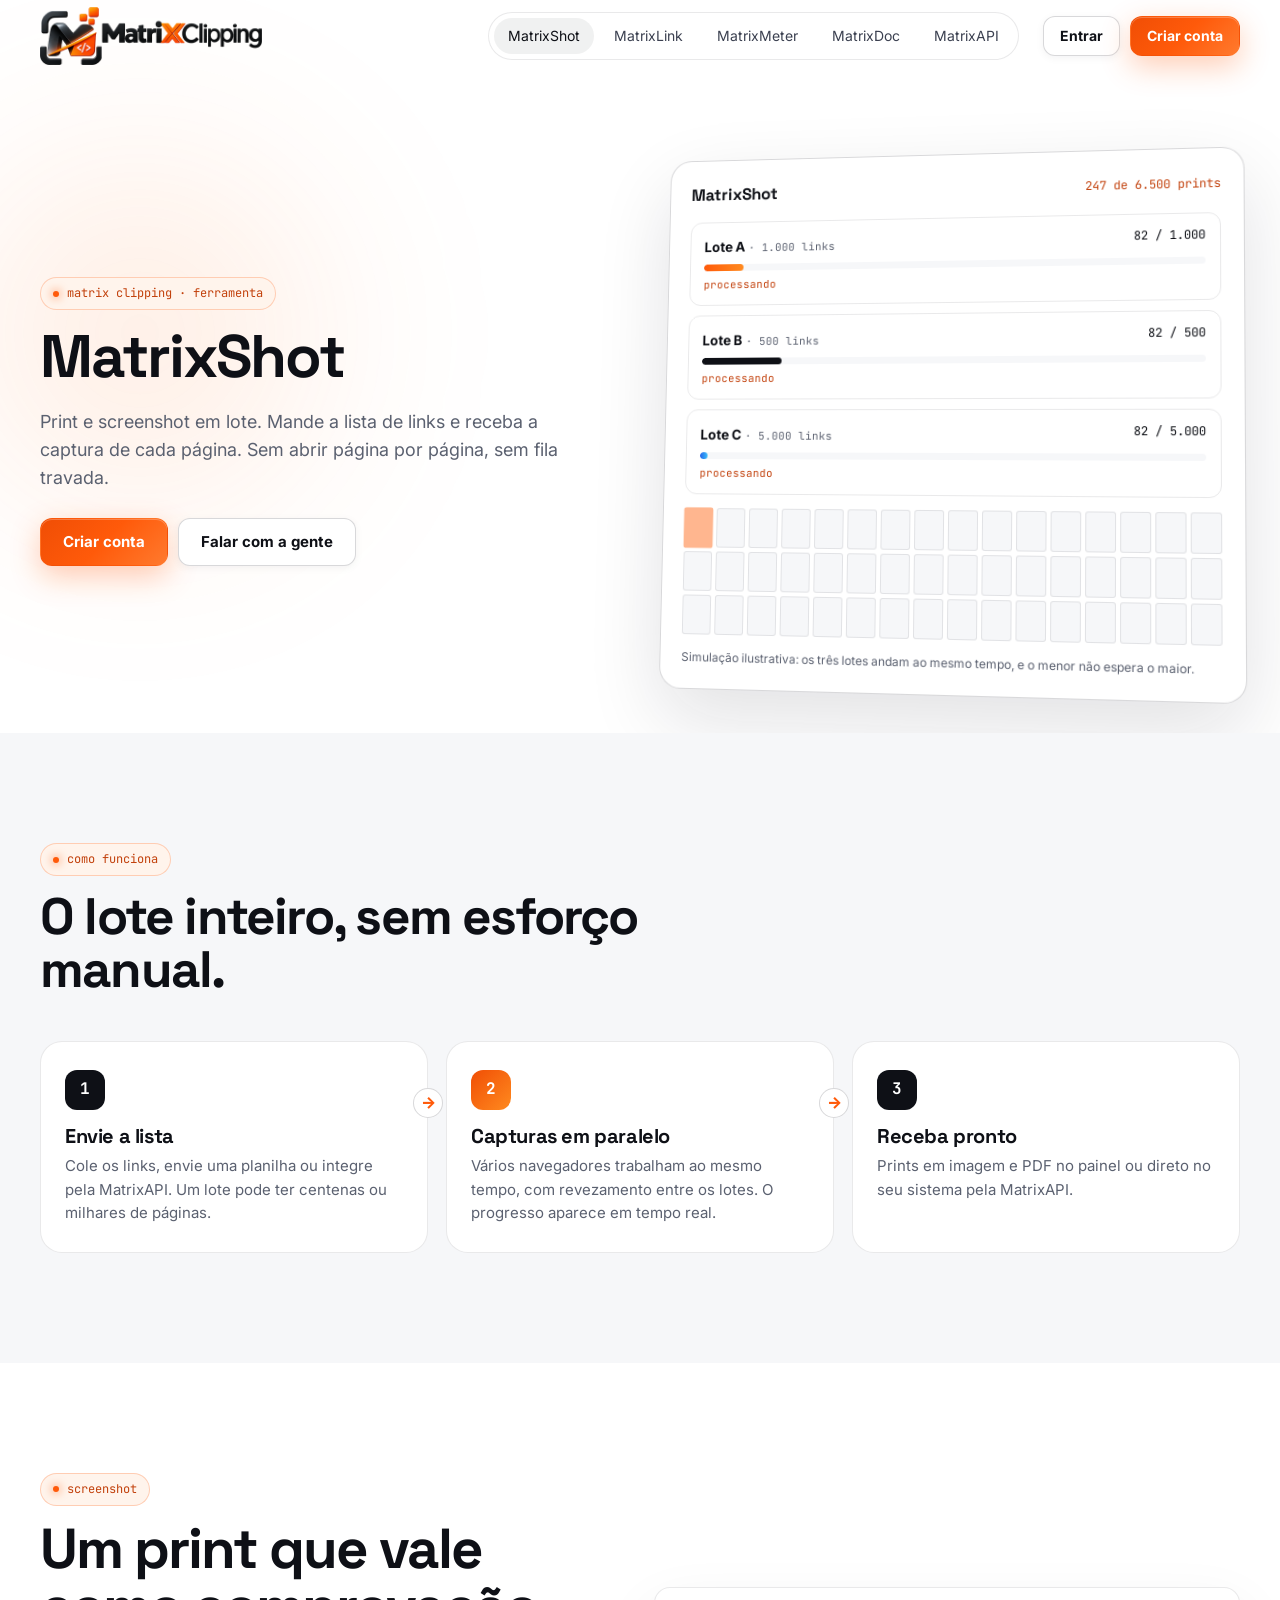
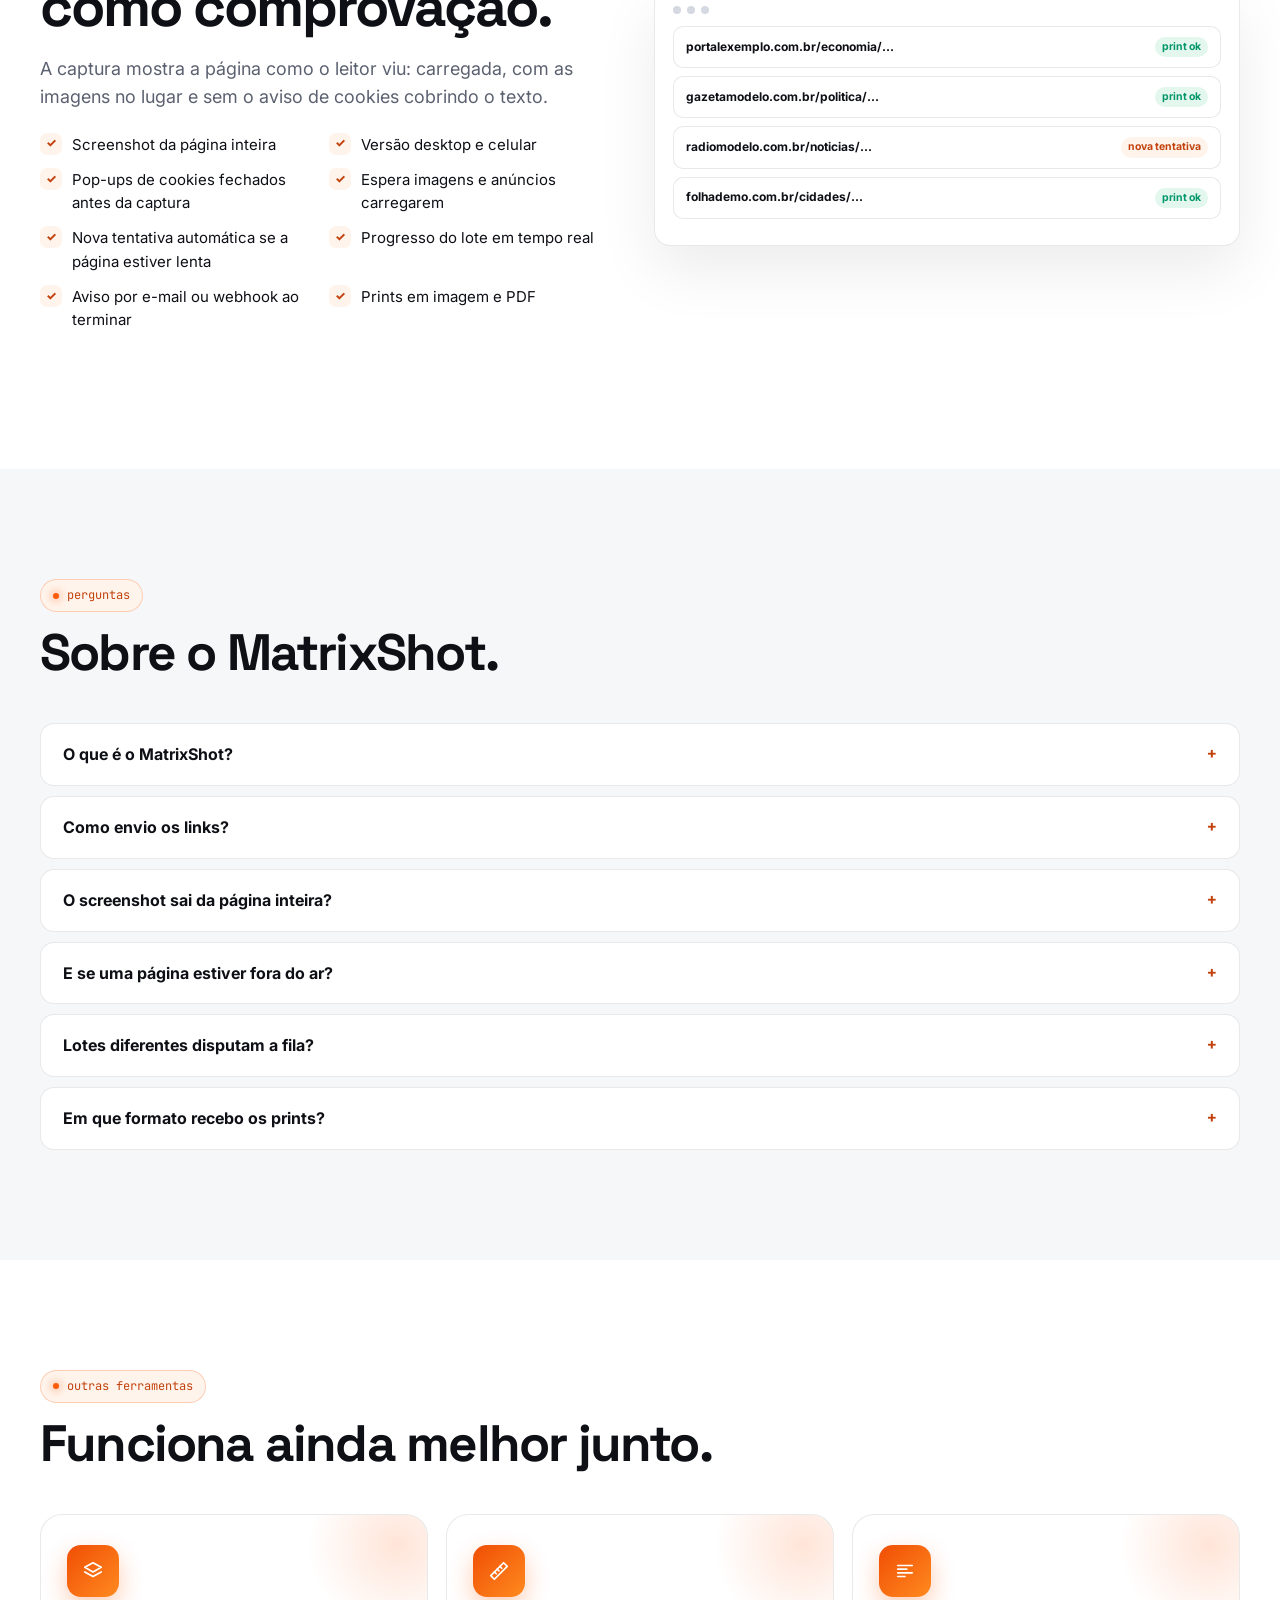
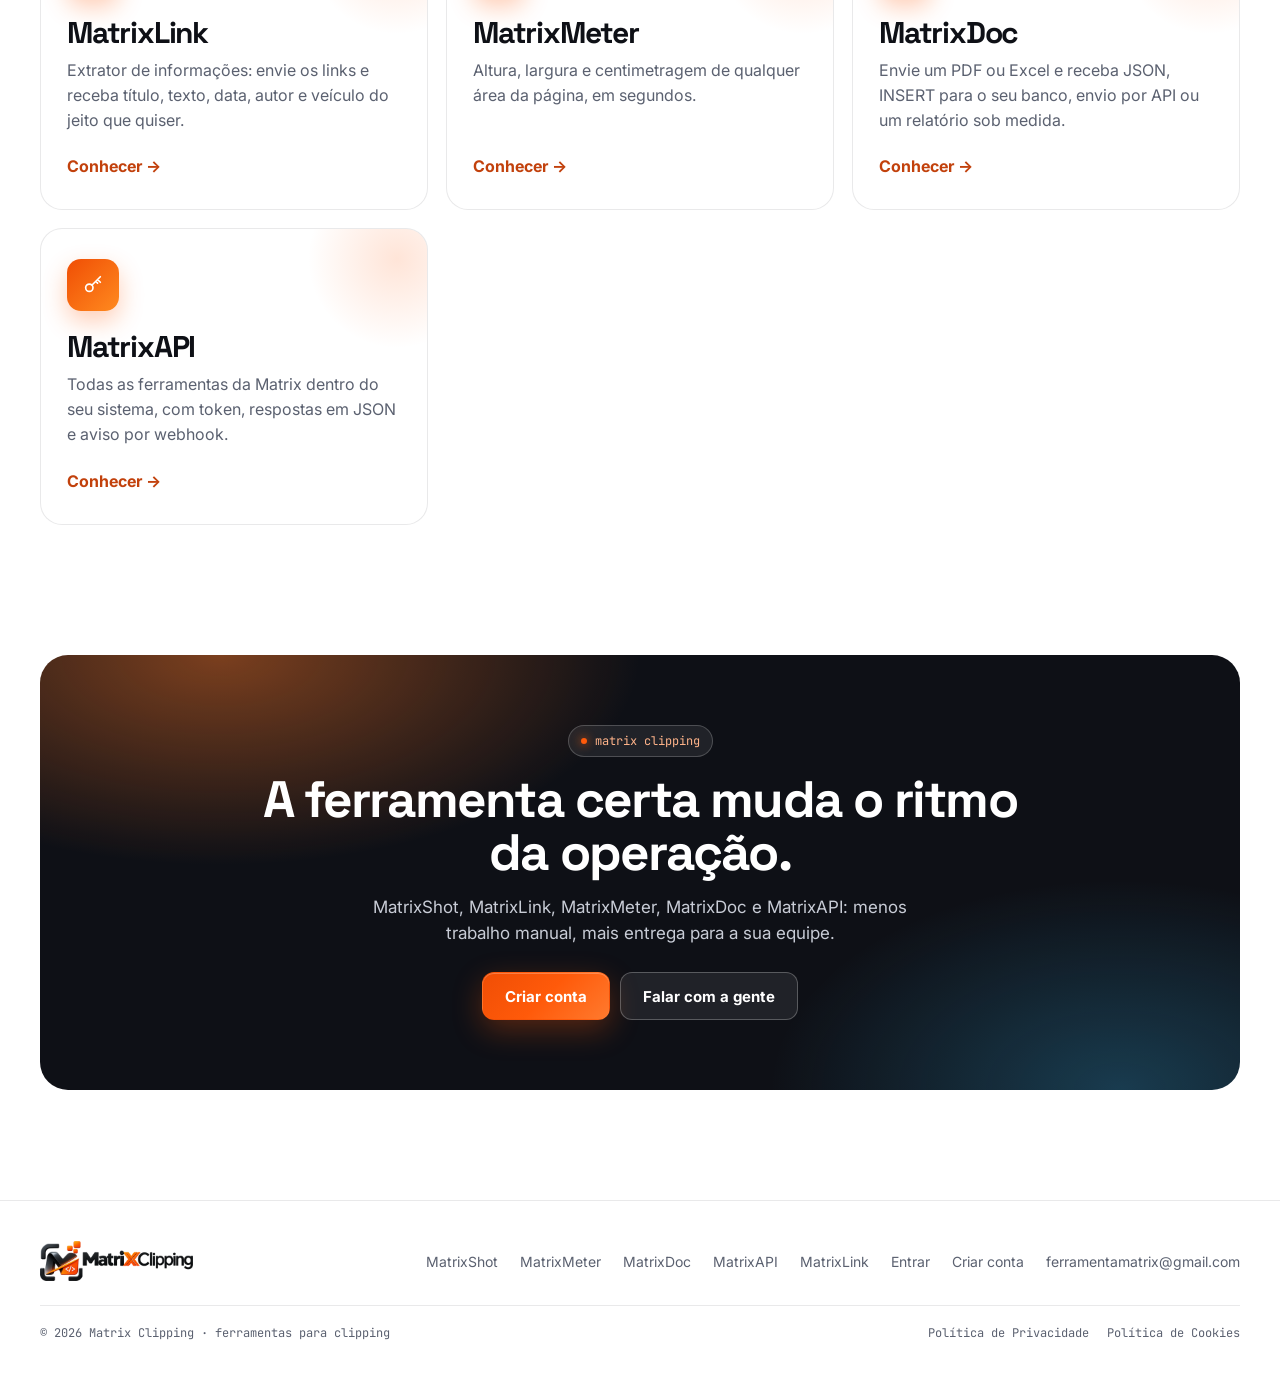
<file: matrixshot/index.html>
<!DOCTYPE html>
<html lang="pt-BR">
<head>
<meta charset="utf-8">
<meta name="viewport" content="width=device-width, initial-scale=1">
<title>MatrixShot | Print em Lote e Screenshot | Matrix Clipping</title>
<meta name="description" content="MatrixShot: print e screenshot em lote. Páginas inteiras em desktop e celular, milhares de links processados em paralelo, com entrega por API e webhook.">
<link rel="canonical" href="https://matrixclipping.com.br/matrixshot/">
<meta name="theme-color" content="#ffffff">
<link rel="icon" href="../assets/img/favicon.ico" sizes="any">
<link rel="icon" href="../assets/img/favicon-32.png" type="image/png" sizes="32x32">
<link rel="apple-touch-icon" href="../assets/img/apple-touch-icon.png">
<meta property="og:type" content="website">
<meta property="og:locale" content="pt_BR">
<meta property="og:site_name" content="Matrix Clipping">
<meta property="og:title" content="MatrixShot | Print em Lote e Screenshot | Matrix Clipping">
<meta property="og:description" content="MatrixShot: print e screenshot em lote. Páginas inteiras em desktop e celular, milhares de links processados em paralelo, com entrega por API e webhook.">
<meta property="og:url" content="https://matrixclipping.com.br/matrixshot/">
<meta property="og:image" content="https://matrixclipping.com.br/assets/img/icon-512.png">
<meta name="twitter:card" content="summary">
<link rel="preconnect" href="https://fonts.googleapis.com">
<link rel="preconnect" href="https://fonts.gstatic.com" crossorigin>
<link href="https://fonts.googleapis.com/css2?family=Inter:wght@400;500;600;700&family=JetBrains+Mono:wght@400;700&family=Space+Grotesk:wght@400;500;700&display=swap" rel="stylesheet">
<link rel="stylesheet" href="../assets/css/main.css">
<script type="application/ld+json">{"@context": "https://schema.org", "@type": "SoftwareApplication", "name": "MatrixShot", "applicationCategory": "BusinessApplication", "operatingSystem": "Web", "description": "MatrixShot: print e screenshot em lote. Páginas inteiras em desktop e celular, milhares de links processados em paralelo, com entrega por API e webhook.", "url": "https://matrixclipping.com.br/matrixshot/", "inLanguage": "pt-BR", "publisher": {"@type": "Organization", "name": "Matrix Clipping"}}</script>
<script type="application/ld+json">{"@context": "https://schema.org", "@type": "FAQPage", "mainEntity": [{"@type": "Question", "name": "O que é o MatrixShot?", "acceptedAnswer": {"@type": "Answer", "text": "É a ferramenta de print e screenshot em lote da Matrix Clipping: você envia vários links de uma vez e recebe a captura de cada página, sem abrir uma por uma."}}, {"@type": "Question", "name": "Como envio os links?", "acceptedAnswer": {"@type": "Answer", "text": "Cole a lista, envie uma planilha ou mande pela MatrixAPI a partir do seu sistema."}}, {"@type": "Question", "name": "O screenshot sai da página inteira?", "acceptedAnswer": {"@type": "Answer", "text": "Sim. Você escolhe página inteira ou área visível, versão desktop ou celular. As medidas da captura saem pelo MatrixMeter."}}, {"@type": "Question", "name": "E se uma página estiver fora do ar?", "acceptedAnswer": {"@type": "Answer", "text": "O MatrixShot tenta de novo sozinho. Se ainda assim não der certo, o link fica marcado no lote e não trava o resto."}}, {"@type": "Question", "name": "Lotes diferentes disputam a fila?", "acceptedAnswer": {"@type": "Answer", "text": "Não. Os lotes são processados com revezamento, e cada conta tem a sua capacidade de prints simultâneos. O lote menor não espera o maior."}}, {"@type": "Question", "name": "Em que formato recebo os prints?", "acceptedAnswer": {"@type": "Answer", "text": "Imagem e PDF no painel, e também pela MatrixAPI, com aviso por webhook quando o lote termina."}}]}</script>
</head>
<body>
<a class="skip-link" href="#conteudo">Ir para o conteúdo</a>
<header class="site-header">
  <div class="container header-inner">
    <a class="logo" href="../index.html" aria-label="Página inicial">
      <img src="../assets/img/logo.png" srcset="../assets/img/logo.png 1x, ../assets/img/logo@2x.png 2x" alt="Matrix Clipping" width="460" height="120">
    </a>
    <nav class="nav" aria-label="Ferramentas">
      <a href="../matrixshot/index.html" aria-current="page" title="Print e screenshot em lote">MatrixShot</a>
      <a href="../matrixlink/index.html" title="Extrator de informações de links">MatrixLink</a>
      <a href="../matrixmeter/index.html" title="Altura, largura e centimetragem">MatrixMeter</a>
      <a href="../matrixdoc/index.html" title="PDF e Excel para dados e relatórios">MatrixDoc</a>
      <a href="../matrixapi/index.html" title="As ferramentas no seu sistema">MatrixAPI</a>
    </nav>
    <div class="header-actions">
      <a class="btn btn-glass" href="../entrar/index.html">Entrar</a>
      <a class="btn btn-primary" href="../cadastro/index.html">Criar conta</a>
      <button class="menu-toggle" id="menuToggle" type="button" aria-label="Abrir menu" aria-expanded="false" aria-controls="mobileNav">
        <svg width="18" height="18" viewBox="0 0 20 20" aria-hidden="true"><path d="M3 5h14M3 10h14M3 15h14" stroke="currentColor" stroke-width="2" stroke-linecap="round"/></svg>
      </button>
    </div>
  </div>
  <nav class="mobile-nav" id="mobileNav" aria-label="Menu móvel" hidden>
    <span class="mn-lbl">Ferramentas</span>
    <a href="../matrixshot/index.html">MatrixShot</a><a href="../matrixlink/index.html">MatrixLink</a><a href="../matrixmeter/index.html">MatrixMeter</a><a href="../matrixdoc/index.html">MatrixDoc</a><a href="../matrixapi/index.html">MatrixAPI</a>
    <a href="../index.html#perguntas">Perguntas</a>
  </nav>
</header>

<main id="conteudo">
<section class="page-hero">
  <div class="glow glow-a" aria-hidden="true"></div>
  <div class="container split">
    <div>
      <span class="tag">matrix clipping · ferramenta</span>
      <h1 class="tool-h1">MatrixShot</h1>
      <p class="lead">Print e screenshot em lote. Mande a lista de links e receba a captura de cada página. Sem abrir página por página, sem fila travada.</p>
      <div class="cta-row" style="margin-top:26px"><a class="btn btn-primary" href="../cadastro/index.html">Criar conta</a><a class="btn btn-glass" href="mailto:ferramentamatrix@gmail.com?subject=MatrixShot">Falar com a gente</a></div>
    </div>
    <div><div class="batch" data-batch aria-label="Simulação do MatrixShot processando três lotes de print em paralelo">
        <div class="batch-head"><b>MatrixShot</b><span class="batch-clock">0 prints</span></div>
        <div class="lane" data-total="1000" data-c="1"><div><b>Lote A</b> <small>· 1.000 links</small></div><span class="lane-n"></span><div class="lane-bar"><i></i></div><span class="lane-st">na fila</span></div>
        <div class="lane" data-total="500" data-c="2"><div><b>Lote B</b> <small>· 500 links</small></div><span class="lane-n"></span><div class="lane-bar"><i></i></div><span class="lane-st">na fila</span></div>
        <div class="lane" data-total="5000" data-c="3"><div><b>Lote C</b> <small>· 5.000 links</small></div><span class="lane-n"></span><div class="lane-bar"><i></i></div><span class="lane-st">na fila</span></div>
        <div class="tiles" aria-hidden="true"><i></i><i></i><i></i><i></i><i></i><i></i><i></i><i></i><i></i><i></i><i></i><i></i><i></i><i></i><i></i><i></i><i></i><i></i><i></i><i></i><i></i><i></i><i></i><i></i><i></i><i></i><i></i><i></i><i></i><i></i><i></i><i></i><i></i><i></i><i></i><i></i><i></i><i></i><i></i><i></i><i></i><i></i><i></i><i></i><i></i><i></i><i></i><i></i></div>
        <p class="batch-note">Simulação ilustrativa: os três lotes andam ao mesmo tempo, e o menor não espera o maior.</p>
      </div></div>
  </div>
</section>
<section class="section section-alt"><div class="container"><div class="section-head reveal"><div><span class="tag">como funciona</span><h2>O lote inteiro, sem esforço manual.</h2></div></div><div class="flow"><div class="flow-step reveal" style="transition-delay:0.00s"><span class="n">1</span><h3>Envie a lista</h3><p>Cole os links, envie uma planilha ou integre pela MatrixAPI. Um lote pode ter centenas ou milhares de páginas.</p></div><div class="flow-step reveal" style="transition-delay:0.08s"><span class="n">2</span><h3>Capturas em paralelo</h3><p>Vários navegadores trabalham ao mesmo tempo, com revezamento entre os lotes. O progresso aparece em tempo real.</p></div><div class="flow-step reveal" style="transition-delay:0.16s"><span class="n">3</span><h3>Receba pronto</h3><p>Prints em imagem e PDF no painel ou direto no seu sistema pela MatrixAPI.</p></div></div></div></section><section class="section"><div class="container split"><div class="reveal"><span class="tag">screenshot</span><h2>Um print que vale como comprovação.</h2><p class="lead">A captura mostra a página como o leitor viu: carregada, com as imagens no lugar e sem o aviso de cookies cobrindo o texto.</p><ul class="ticks2"><li>Screenshot da página inteira</li><li>Versão desktop e celular</li><li>Pop-ups de cookies fechados antes da captura</li><li>Espera imagens e anúncios carregarem</li><li>Nova tentativa automática se a página estiver lenta</li><li>Progresso do lote em tempo real</li><li>Aviso por e-mail ou webhook ao terminar</li><li>Prints em imagem e PDF</li></ul></div><div class="reveal" style="transition-delay:.1s"><div class="mock" style="min-height:auto;padding:18px;background:#fff;box-shadow:0 24px 60px rgba(15,18,30,.08)" aria-hidden="true"><div class="mock-bar"><i></i><i></i><i></i></div><div class="mock-card mock-row"><b>portalexemplo.com.br/economia/…</b><span class="mock-tag ok">print ok</span></div><div class="mock-card mock-row"><b>gazetamodelo.com.br/politica/…</b><span class="mock-tag ok">print ok</span></div><div class="mock-card mock-row"><b>radiomodelo.com.br/noticias/…</b><span class="mock-tag">nova tentativa</span></div><div class="mock-card mock-row"><b>folhademo.com.br/cidades/…</b><span class="mock-tag ok">print ok</span></div></div></div></div></section>
<section class="section section-alt" id="perguntas"><div class="container reveal"><div class="section-head"><div><span class="tag">perguntas</span><h2>Sobre o MatrixShot.</h2></div></div><div class="faq">
      <details><summary>O que é o MatrixShot?</summary><p>É a ferramenta de print e screenshot em lote da Matrix Clipping: você envia vários links de uma vez e recebe a captura de cada página, sem abrir uma por uma.</p></details>
      <details><summary>Como envio os links?</summary><p>Cole a lista, envie uma planilha ou mande pela MatrixAPI a partir do seu sistema.</p></details>
      <details><summary>O screenshot sai da página inteira?</summary><p>Sim. Você escolhe página inteira ou área visível, versão desktop ou celular. As medidas da captura saem pelo MatrixMeter.</p></details>
      <details><summary>E se uma página estiver fora do ar?</summary><p>O MatrixShot tenta de novo sozinho. Se ainda assim não der certo, o link fica marcado no lote e não trava o resto.</p></details>
      <details><summary>Lotes diferentes disputam a fila?</summary><p>Não. Os lotes são processados com revezamento, e cada conta tem a sua capacidade de prints simultâneos. O lote menor não espera o maior.</p></details>
      <details><summary>Em que formato recebo os prints?</summary><p>Imagem e PDF no painel, e também pela MatrixAPI, com aviso por webhook quando o lote termina.</p></details>
    </div></div></section>
<section class="section"><div class="container"><div class="section-head reveal"><div><span class="tag">outras ferramentas</span><h2>Funciona ainda melhor junto.</h2></div></div><div class="prods"><a class="prod reveal" href="../matrixlink/index.html" style="transition-delay:0.00s"><div class="ico"><svg width="22" height="22" viewBox="0 0 24 24" fill="none" stroke="currentColor" stroke-width="1.8" stroke-linecap="round" stroke-linejoin="round" aria-hidden="true"><path d="m12 3 9 5-9 5-9-5z"/><path d="m3 13 9 5 9-5"/></svg></div><h3>MatrixLink</h3><p>Extrator de informações: envie os links e receba título, texto, data, autor e veículo do jeito que quiser.</p><span class="prod-go">Conhecer &rarr;</span></a><a class="prod reveal" href="../matrixmeter/index.html" style="transition-delay:0.06s"><div class="ico"><svg width="22" height="22" viewBox="0 0 24 24" fill="none" stroke="currentColor" stroke-width="1.8" stroke-linecap="round" stroke-linejoin="round" aria-hidden="true"><path d="M3 17 17 3l4 4L7 21z"/><path d="m7 13 2 2M10 10l2 2M13 7l2 2"/></svg></div><h3>MatrixMeter</h3><p>Altura, largura e centimetragem de qualquer área da página, em segundos.</p><span class="prod-go">Conhecer &rarr;</span></a><a class="prod reveal" href="../matrixdoc/index.html" style="transition-delay:0.12s"><div class="ico"><svg width="22" height="22" viewBox="0 0 24 24" fill="none" stroke="currentColor" stroke-width="1.8" stroke-linecap="round" stroke-linejoin="round" aria-hidden="true"><path d="M4 6h16M4 10h10M4 14h16M4 18h8"/></svg></div><h3>MatrixDoc</h3><p>Envie um PDF ou Excel e receba JSON, INSERT para o seu banco, envio por API ou um relatório sob medida.</p><span class="prod-go">Conhecer &rarr;</span></a><a class="prod reveal" href="../matrixapi/index.html" style="transition-delay:0.18s"><div class="ico"><svg width="22" height="22" viewBox="0 0 24 24" fill="none" stroke="currentColor" stroke-width="1.8" stroke-linecap="round" stroke-linejoin="round" aria-hidden="true"><circle cx="8" cy="15" r="4"/><path d="M11 12l9-9M17 6l3 3M15 8l2 2"/></svg></div><h3>MatrixAPI</h3><p>Todas as ferramentas da Matrix dentro do seu sistema, com token, respostas em JSON e aviso por webhook.</p><span class="prod-go">Conhecer &rarr;</span></a></div></div></section>
<section class="section" style="padding-top:20px">
  <div class="container reveal">
    <div class="final">
      <span class="tag" style="background:rgba(255,255,255,.08);border-color:rgba(255,255,255,.2);color:#ffb48a">matrix clipping</span>
      <h2 style="margin-top:16px">A ferramenta certa muda o ritmo da operação.</h2>
      <p>MatrixShot, MatrixLink, MatrixMeter, MatrixDoc e MatrixAPI: menos trabalho manual, mais entrega para a sua equipe.</p>
      <div class="cta-row"><a class="btn btn-primary" href="../cadastro/index.html">Criar conta</a><a class="btn btn-glass" href="mailto:ferramentamatrix@gmail.com?subject=Quero%20conhecer%20a%20Matrix%20Clipping">Falar com a gente</a></div>
    </div>
  </div>
</section>
</main>
<footer class="site-footer">
  <div class="container">
    <div class="footer-row">
      <a class="logo" href="../index.html" aria-label="Página inicial">
        <img src="../assets/img/logo.png" srcset="../assets/img/logo.png 1x, ../assets/img/logo@2x.png 2x" alt="Matrix Clipping" width="460" height="120">
      </a>
      <nav class="footer-links" aria-label="Rodapé">
        <a href="../matrixshot/index.html">MatrixShot</a>
        <a href="../matrixmeter/index.html">MatrixMeter</a>
        <a href="../matrixdoc/index.html">MatrixDoc</a>
        <a href="../matrixapi/index.html">MatrixAPI</a>
        <a href="../matrixlink/index.html">MatrixLink</a>
        <a href="../entrar/index.html">Entrar</a>
        <a href="../cadastro/index.html">Criar conta</a>
        <a data-email href="#">ferramentamatrix@gmail.com</a>
      </nav>
    </div>
    <div class="copy"><span>© <span data-year>2026</span> Matrix Clipping · ferramentas para clipping</span><span class="legal-links"><a href="../privacidade/index.html">Política de Privacidade</a><a href="../cookies/index.html">Política de Cookies</a></span></div>
  </div>
</footer>
<script src="../assets/js/config.js"></script>
<script src="../assets/js/main.js"></script>
</body>
</html>
</file>
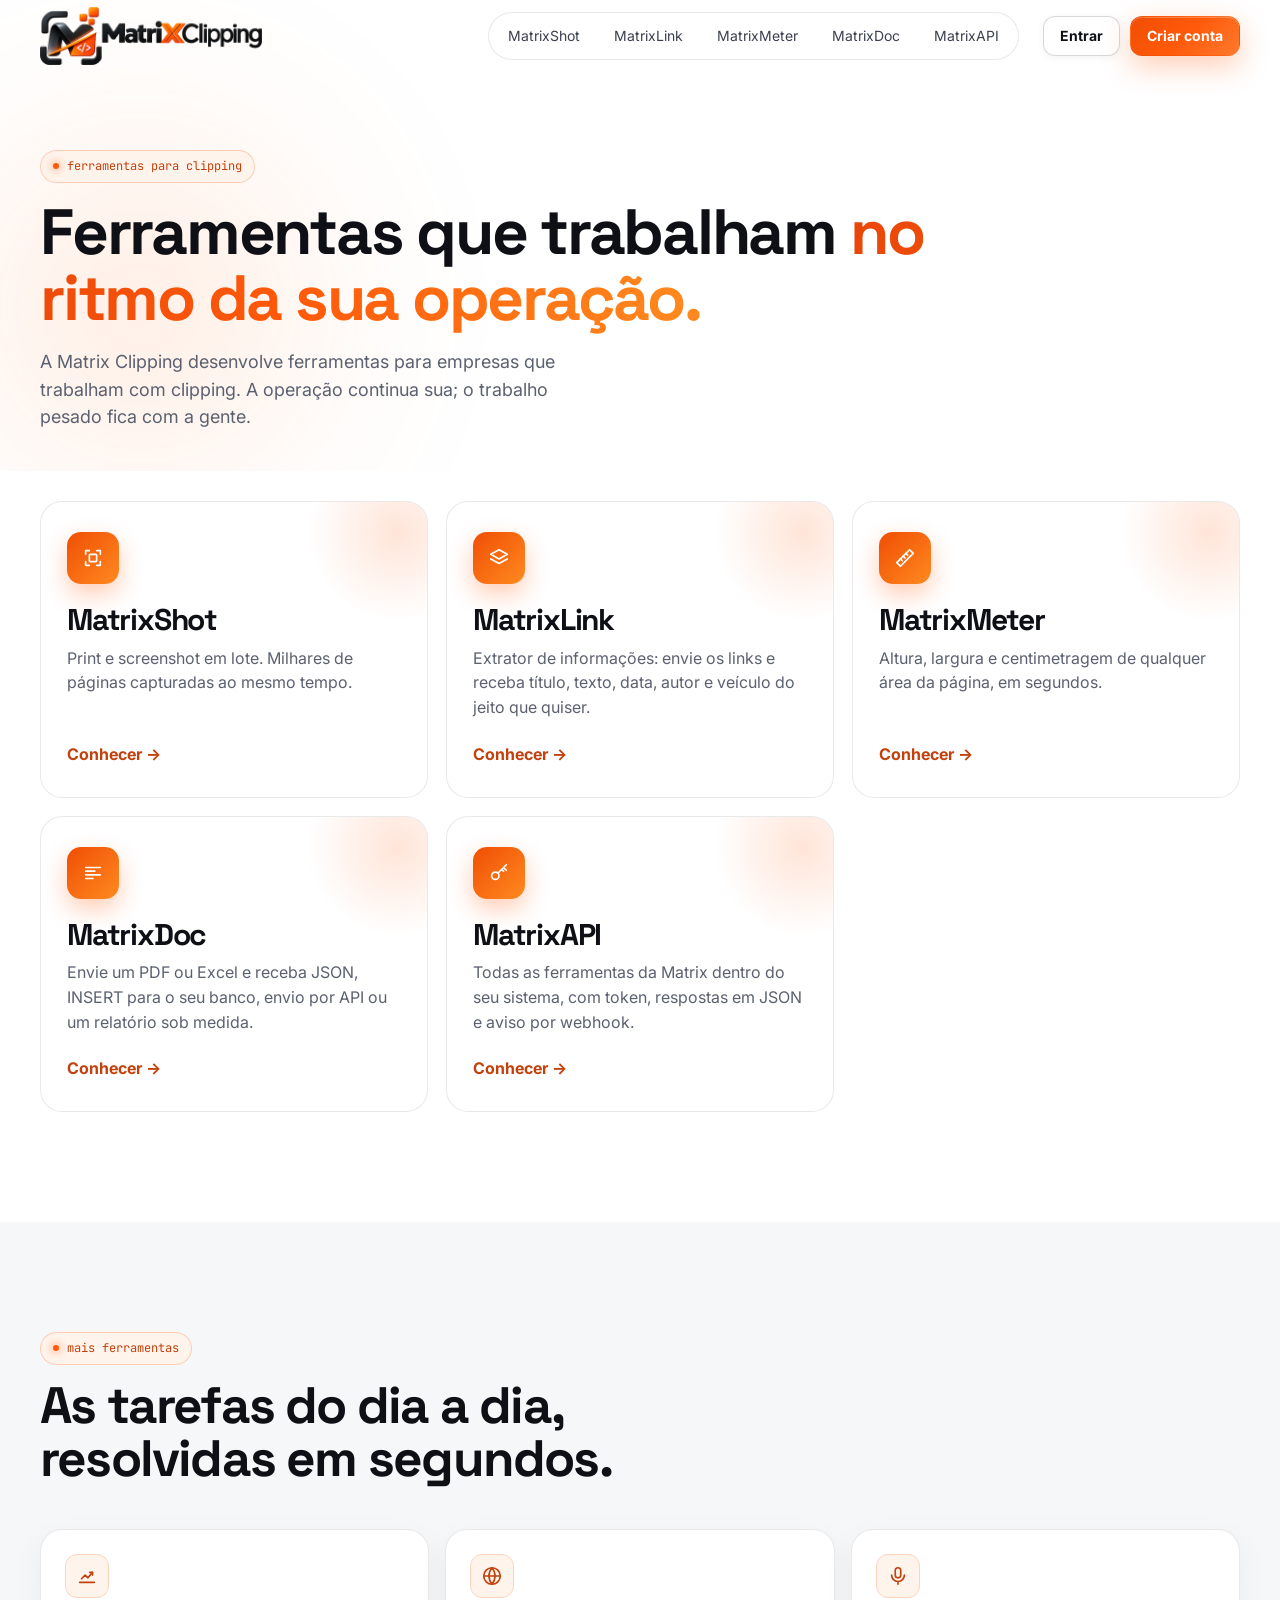
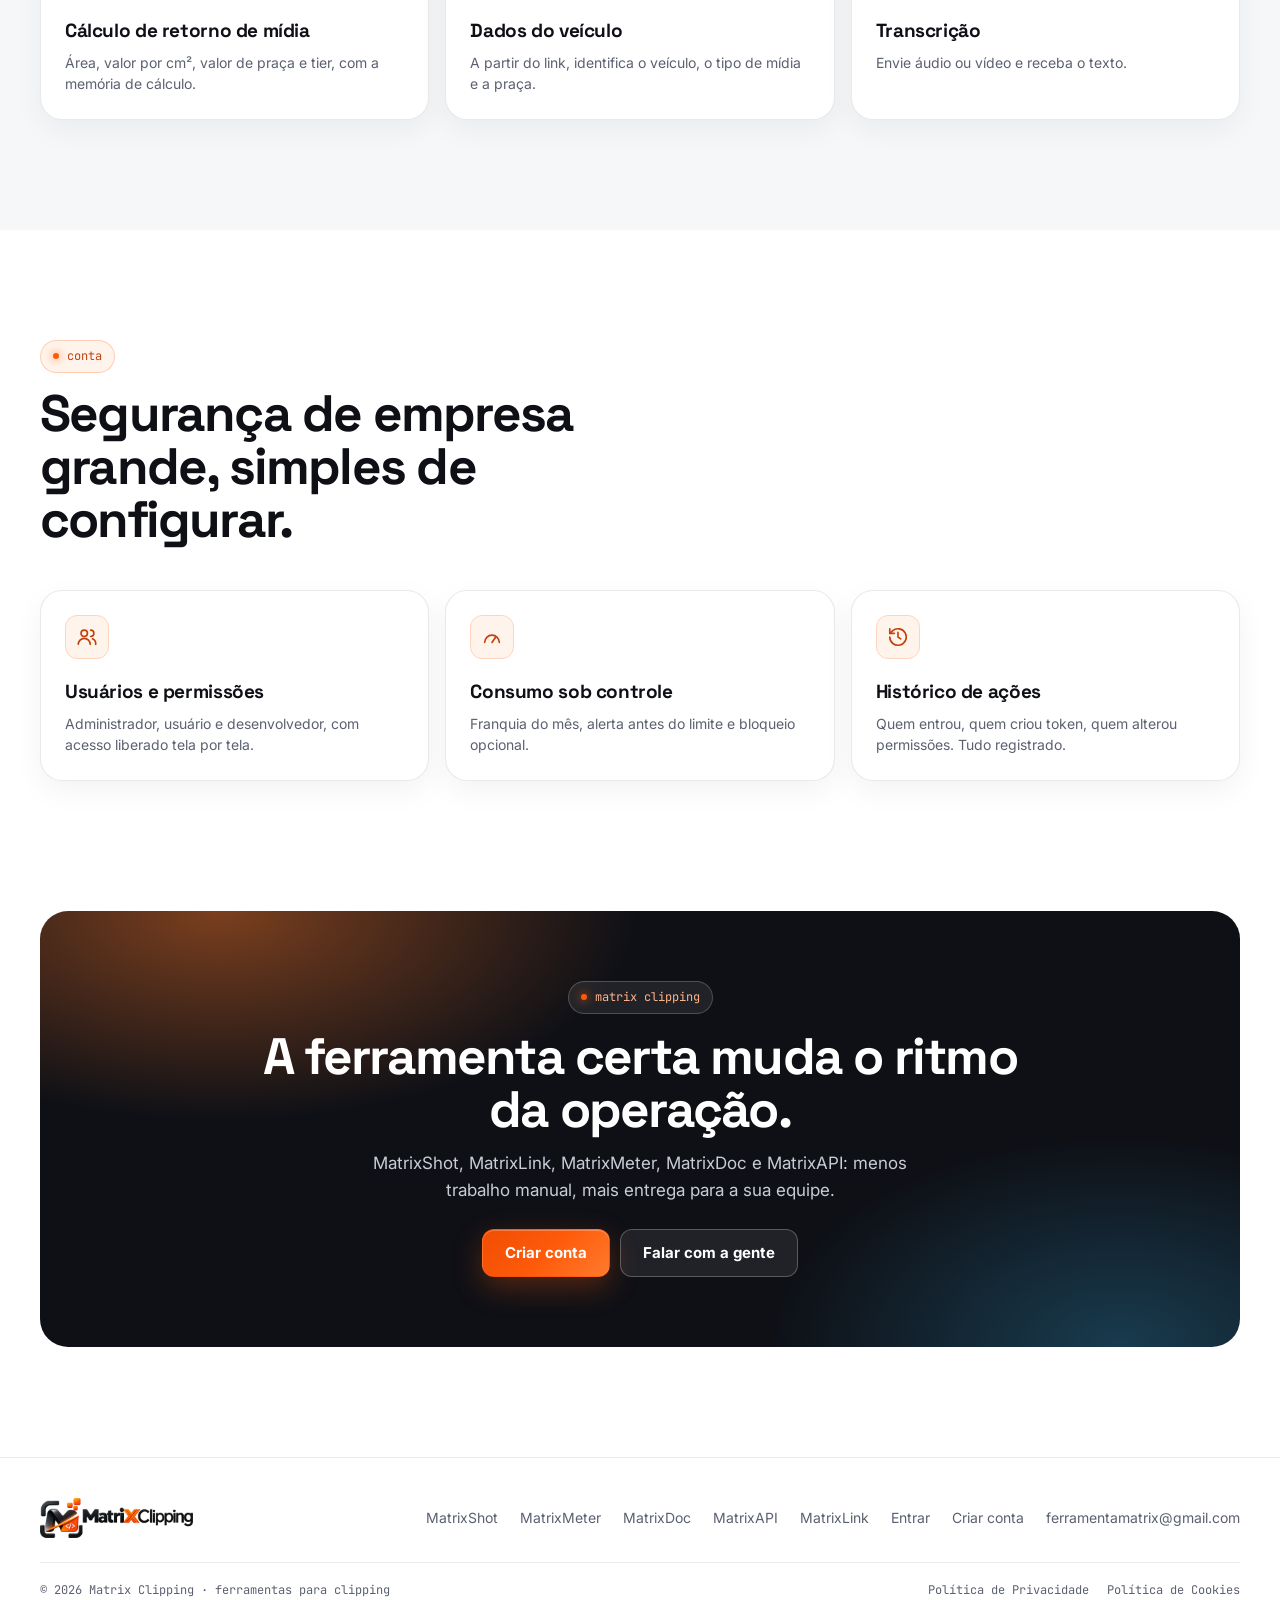
<file: plataforma/index.html>
<!DOCTYPE html>
<html lang="pt-BR">
<head>
<meta charset="utf-8">
<meta name="viewport" content="width=device-width, initial-scale=1">
<title>Ferramentas para Clipping | Matrix Clipping</title>
<meta name="description" content="Todas as ferramentas para clipping da Matrix: MatrixShot, MatrixLink, MatrixMeter, MatrixDoc e MatrixAPI.">
<link rel="canonical" href="https://matrixclipping.com.br/plataforma/">
<meta name="theme-color" content="#ffffff">
<link rel="icon" href="../assets/img/favicon.ico" sizes="any">
<link rel="icon" href="../assets/img/favicon-32.png" type="image/png" sizes="32x32">
<link rel="apple-touch-icon" href="../assets/img/apple-touch-icon.png">
<meta property="og:type" content="website">
<meta property="og:locale" content="pt_BR">
<meta property="og:site_name" content="Matrix Clipping">
<meta property="og:title" content="Ferramentas para Clipping | Matrix Clipping">
<meta property="og:description" content="Todas as ferramentas para clipping da Matrix: MatrixShot, MatrixLink, MatrixMeter, MatrixDoc e MatrixAPI.">
<meta property="og:url" content="https://matrixclipping.com.br/plataforma/">
<meta property="og:image" content="https://matrixclipping.com.br/assets/img/icon-512.png">
<meta name="twitter:card" content="summary">
<link rel="preconnect" href="https://fonts.googleapis.com">
<link rel="preconnect" href="https://fonts.gstatic.com" crossorigin>
<link href="https://fonts.googleapis.com/css2?family=Inter:wght@400;500;600;700&family=JetBrains+Mono:wght@400;700&family=Space+Grotesk:wght@400;500;700&display=swap" rel="stylesheet">
<link rel="stylesheet" href="../assets/css/main.css">
<script type="application/ld+json">{"@context": "https://schema.org", "@type": "SoftwareApplication", "name": "Matrix Clipping", "applicationCategory": "BusinessApplication", "operatingSystem": "Web", "description": "Ferramentas para clipping: MatrixShot (print em lote), MatrixLink (extrator de informações de links), MatrixMeter (centimetragem), MatrixDoc (PDF e Excel para dados) e MatrixAPI.", "url": "https://matrixclipping.com.br", "inLanguage": "pt-BR"}</script>
</head>
<body>
<a class="skip-link" href="#conteudo">Ir para o conteúdo</a>
<header class="site-header">
  <div class="container header-inner">
    <a class="logo" href="../index.html" aria-label="Página inicial">
      <img src="../assets/img/logo.png" srcset="../assets/img/logo.png 1x, ../assets/img/logo@2x.png 2x" alt="Matrix Clipping" width="460" height="120">
    </a>
    <nav class="nav" aria-label="Ferramentas">
      <a href="../matrixshot/index.html" title="Print e screenshot em lote">MatrixShot</a>
      <a href="../matrixlink/index.html" title="Extrator de informações de links">MatrixLink</a>
      <a href="../matrixmeter/index.html" title="Altura, largura e centimetragem">MatrixMeter</a>
      <a href="../matrixdoc/index.html" title="PDF e Excel para dados e relatórios">MatrixDoc</a>
      <a href="../matrixapi/index.html" title="As ferramentas no seu sistema">MatrixAPI</a>
    </nav>
    <div class="header-actions">
      <a class="btn btn-glass" href="../entrar/index.html">Entrar</a>
      <a class="btn btn-primary" href="../cadastro/index.html">Criar conta</a>
      <button class="menu-toggle" id="menuToggle" type="button" aria-label="Abrir menu" aria-expanded="false" aria-controls="mobileNav">
        <svg width="18" height="18" viewBox="0 0 20 20" aria-hidden="true"><path d="M3 5h14M3 10h14M3 15h14" stroke="currentColor" stroke-width="2" stroke-linecap="round"/></svg>
      </button>
    </div>
  </div>
  <nav class="mobile-nav" id="mobileNav" aria-label="Menu móvel" hidden>
    <span class="mn-lbl">Ferramentas</span>
    <a href="../matrixshot/index.html">MatrixShot</a><a href="../matrixlink/index.html">MatrixLink</a><a href="../matrixmeter/index.html">MatrixMeter</a><a href="../matrixdoc/index.html">MatrixDoc</a><a href="../matrixapi/index.html">MatrixAPI</a>
    <a href="../index.html#perguntas">Perguntas</a>
  </nav>
</header>

<main id="conteudo">
<section class="page-hero">
  <div class="glow glow-a" aria-hidden="true"></div>
  <div class="container">
    <span class="tag">ferramentas para clipping</span>
    <h1 style="font-size:clamp(38px,5vw,64px);margin:16px 0;max-width:900px">Ferramentas que trabalham <span class="grad">no ritmo da sua operação.</span></h1>
    <p class="lead">A Matrix Clipping desenvolve ferramentas para empresas que trabalham com clipping. A operação continua sua; o trabalho pesado fica com a gente.</p>
  </div>
</section>
<section class="section" style="padding-top:30px"><div class="container"><div class="prods"><a class="prod reveal" href="../matrixshot/index.html" style="transition-delay:0.00s"><div class="ico"><svg width="22" height="22" viewBox="0 0 24 24" fill="none" stroke="currentColor" stroke-width="1.8" stroke-linecap="round" stroke-linejoin="round" aria-hidden="true"><path d="M4 8V4h4M16 4h4v4M20 16v4h-4M8 20H4v-4"/><rect x="8" y="8" width="8" height="8" rx="1"/></svg></div><h3>MatrixShot</h3><p>Print e screenshot em lote. Milhares de páginas capturadas ao mesmo tempo.</p><span class="prod-go">Conhecer &rarr;</span></a><a class="prod reveal" href="../matrixlink/index.html" style="transition-delay:0.06s"><div class="ico"><svg width="22" height="22" viewBox="0 0 24 24" fill="none" stroke="currentColor" stroke-width="1.8" stroke-linecap="round" stroke-linejoin="round" aria-hidden="true"><path d="m12 3 9 5-9 5-9-5z"/><path d="m3 13 9 5 9-5"/></svg></div><h3>MatrixLink</h3><p>Extrator de informações: envie os links e receba título, texto, data, autor e veículo do jeito que quiser.</p><span class="prod-go">Conhecer &rarr;</span></a><a class="prod reveal" href="../matrixmeter/index.html" style="transition-delay:0.12s"><div class="ico"><svg width="22" height="22" viewBox="0 0 24 24" fill="none" stroke="currentColor" stroke-width="1.8" stroke-linecap="round" stroke-linejoin="round" aria-hidden="true"><path d="M3 17 17 3l4 4L7 21z"/><path d="m7 13 2 2M10 10l2 2M13 7l2 2"/></svg></div><h3>MatrixMeter</h3><p>Altura, largura e centimetragem de qualquer área da página, em segundos.</p><span class="prod-go">Conhecer &rarr;</span></a><a class="prod reveal" href="../matrixdoc/index.html" style="transition-delay:0.18s"><div class="ico"><svg width="22" height="22" viewBox="0 0 24 24" fill="none" stroke="currentColor" stroke-width="1.8" stroke-linecap="round" stroke-linejoin="round" aria-hidden="true"><path d="M4 6h16M4 10h10M4 14h16M4 18h8"/></svg></div><h3>MatrixDoc</h3><p>Envie um PDF ou Excel e receba JSON, INSERT para o seu banco, envio por API ou um relatório sob medida.</p><span class="prod-go">Conhecer &rarr;</span></a><a class="prod reveal" href="../matrixapi/index.html" style="transition-delay:0.24s"><div class="ico"><svg width="22" height="22" viewBox="0 0 24 24" fill="none" stroke="currentColor" stroke-width="1.8" stroke-linecap="round" stroke-linejoin="round" aria-hidden="true"><circle cx="8" cy="15" r="4"/><path d="M11 12l9-9M17 6l3 3M15 8l2 2"/></svg></div><h3>MatrixAPI</h3><p>Todas as ferramentas da Matrix dentro do seu sistema, com token, respostas em JSON e aviso por webhook.</p><span class="prod-go">Conhecer &rarr;</span></a></div></div></section>
<section class="section section-alt">
  <div class="container">
    <div class="section-head reveal"><div><span class="tag">mais ferramentas</span><h2>As tarefas do dia a dia, resolvidas em segundos.</h2></div></div>
    <div class="ctrl"><div class="card reveal" style="transition-delay:0.00s"><div class="ico"><svg width="22" height="22" viewBox="0 0 24 24" fill="none" stroke="currentColor" stroke-width="1.8" stroke-linecap="round" stroke-linejoin="round" aria-hidden="true"><path d="M4 19h16M6 15l4-4 3 3 5-6"/><path d="M15 8h3v3"/></svg></div><strong>Cálculo de retorno de mídia</strong><span>Área, valor por cm², valor de praça e tier, com a memória de cálculo.</span></div><div class="card reveal" style="transition-delay:0.05s"><div class="ico"><svg width="22" height="22" viewBox="0 0 24 24" fill="none" stroke="currentColor" stroke-width="1.8" stroke-linecap="round" stroke-linejoin="round" aria-hidden="true"><circle cx="12" cy="12" r="9"/><path d="M3 12h18M12 3a14 14 0 0 1 0 18M12 3a14 14 0 0 0 0 18"/></svg></div><strong>Dados do veículo</strong><span>A partir do link, identifica o veículo, o tipo de mídia e a praça.</span></div><div class="card reveal" style="transition-delay:0.10s"><div class="ico"><svg width="22" height="22" viewBox="0 0 24 24" fill="none" stroke="currentColor" stroke-width="1.8" stroke-linecap="round" stroke-linejoin="round" aria-hidden="true"><rect x="9" y="3" width="6" height="11" rx="3"/><path d="M5 11a7 7 0 0 0 14 0M12 18v3"/></svg></div><strong>Transcrição</strong><span>Envie áudio ou vídeo e receba o texto.</span></div></div>
  </div>
</section>
<section class="section">
  <div class="container">
    <div class="section-head reveal"><div><span class="tag">conta</span><h2>Segurança de empresa grande, simples de configurar.</h2></div></div>
    <div class="ctrl"><div class="card reveal" style="transition-delay:0.00s"><div class="ico"><svg width="22" height="22" viewBox="0 0 24 24" fill="none" stroke="currentColor" stroke-width="1.8" stroke-linecap="round" stroke-linejoin="round" aria-hidden="true"><circle cx="9" cy="8" r="3.5"/><path d="M2.5 20a6.5 6.5 0 0 1 13 0"/><path d="M16 4.5a3.5 3.5 0 0 1 0 7M18 14a6 6 0 0 1 3.5 6"/></svg></div><strong>Usuários e permissões</strong><span>Administrador, usuário e desenvolvedor, com acesso liberado tela por tela.</span></div><div class="card reveal" style="transition-delay:0.05s"><div class="ico"><svg width="22" height="22" viewBox="0 0 24 24" fill="none" stroke="currentColor" stroke-width="1.8" stroke-linecap="round" stroke-linejoin="round" aria-hidden="true"><path d="M4 18a8 8 0 1 1 16 0"/><path d="M12 18l4-6"/></svg></div><strong>Consumo sob controle</strong><span>Franquia do mês, alerta antes do limite e bloqueio opcional.</span></div><div class="card reveal" style="transition-delay:0.10s"><div class="ico"><svg width="22" height="22" viewBox="0 0 24 24" fill="none" stroke="currentColor" stroke-width="1.8" stroke-linecap="round" stroke-linejoin="round" aria-hidden="true"><path d="M3 12a9 9 0 1 0 3-6.7L3 8"/><path d="M3 3v5h5M12 7v5l3 2"/></svg></div><strong>Histórico de ações</strong><span>Quem entrou, quem criou token, quem alterou permissões. Tudo registrado.</span></div></div>
  </div>
</section>
<section class="section" style="padding-top:20px">
  <div class="container reveal">
    <div class="final">
      <span class="tag" style="background:rgba(255,255,255,.08);border-color:rgba(255,255,255,.2);color:#ffb48a">matrix clipping</span>
      <h2 style="margin-top:16px">A ferramenta certa muda o ritmo da operação.</h2>
      <p>MatrixShot, MatrixLink, MatrixMeter, MatrixDoc e MatrixAPI: menos trabalho manual, mais entrega para a sua equipe.</p>
      <div class="cta-row"><a class="btn btn-primary" href="../cadastro/index.html">Criar conta</a><a class="btn btn-glass" href="mailto:ferramentamatrix@gmail.com?subject=Quero%20conhecer%20a%20Matrix%20Clipping">Falar com a gente</a></div>
    </div>
  </div>
</section>
</main>
<footer class="site-footer">
  <div class="container">
    <div class="footer-row">
      <a class="logo" href="../index.html" aria-label="Página inicial">
        <img src="../assets/img/logo.png" srcset="../assets/img/logo.png 1x, ../assets/img/logo@2x.png 2x" alt="Matrix Clipping" width="460" height="120">
      </a>
      <nav class="footer-links" aria-label="Rodapé">
        <a href="../matrixshot/index.html">MatrixShot</a>
        <a href="../matrixmeter/index.html">MatrixMeter</a>
        <a href="../matrixdoc/index.html">MatrixDoc</a>
        <a href="../matrixapi/index.html">MatrixAPI</a>
        <a href="../matrixlink/index.html">MatrixLink</a>
        <a href="../entrar/index.html">Entrar</a>
        <a href="../cadastro/index.html">Criar conta</a>
        <a data-email href="#">ferramentamatrix@gmail.com</a>
      </nav>
    </div>
    <div class="copy"><span>© <span data-year>2026</span> Matrix Clipping · ferramentas para clipping</span><span class="legal-links"><a href="../privacidade/index.html">Política de Privacidade</a><a href="../cookies/index.html">Política de Cookies</a></span></div>
  </div>
</footer>
<script src="../assets/js/config.js"></script>
<script src="../assets/js/main.js"></script>
</body>
</html>
</file>
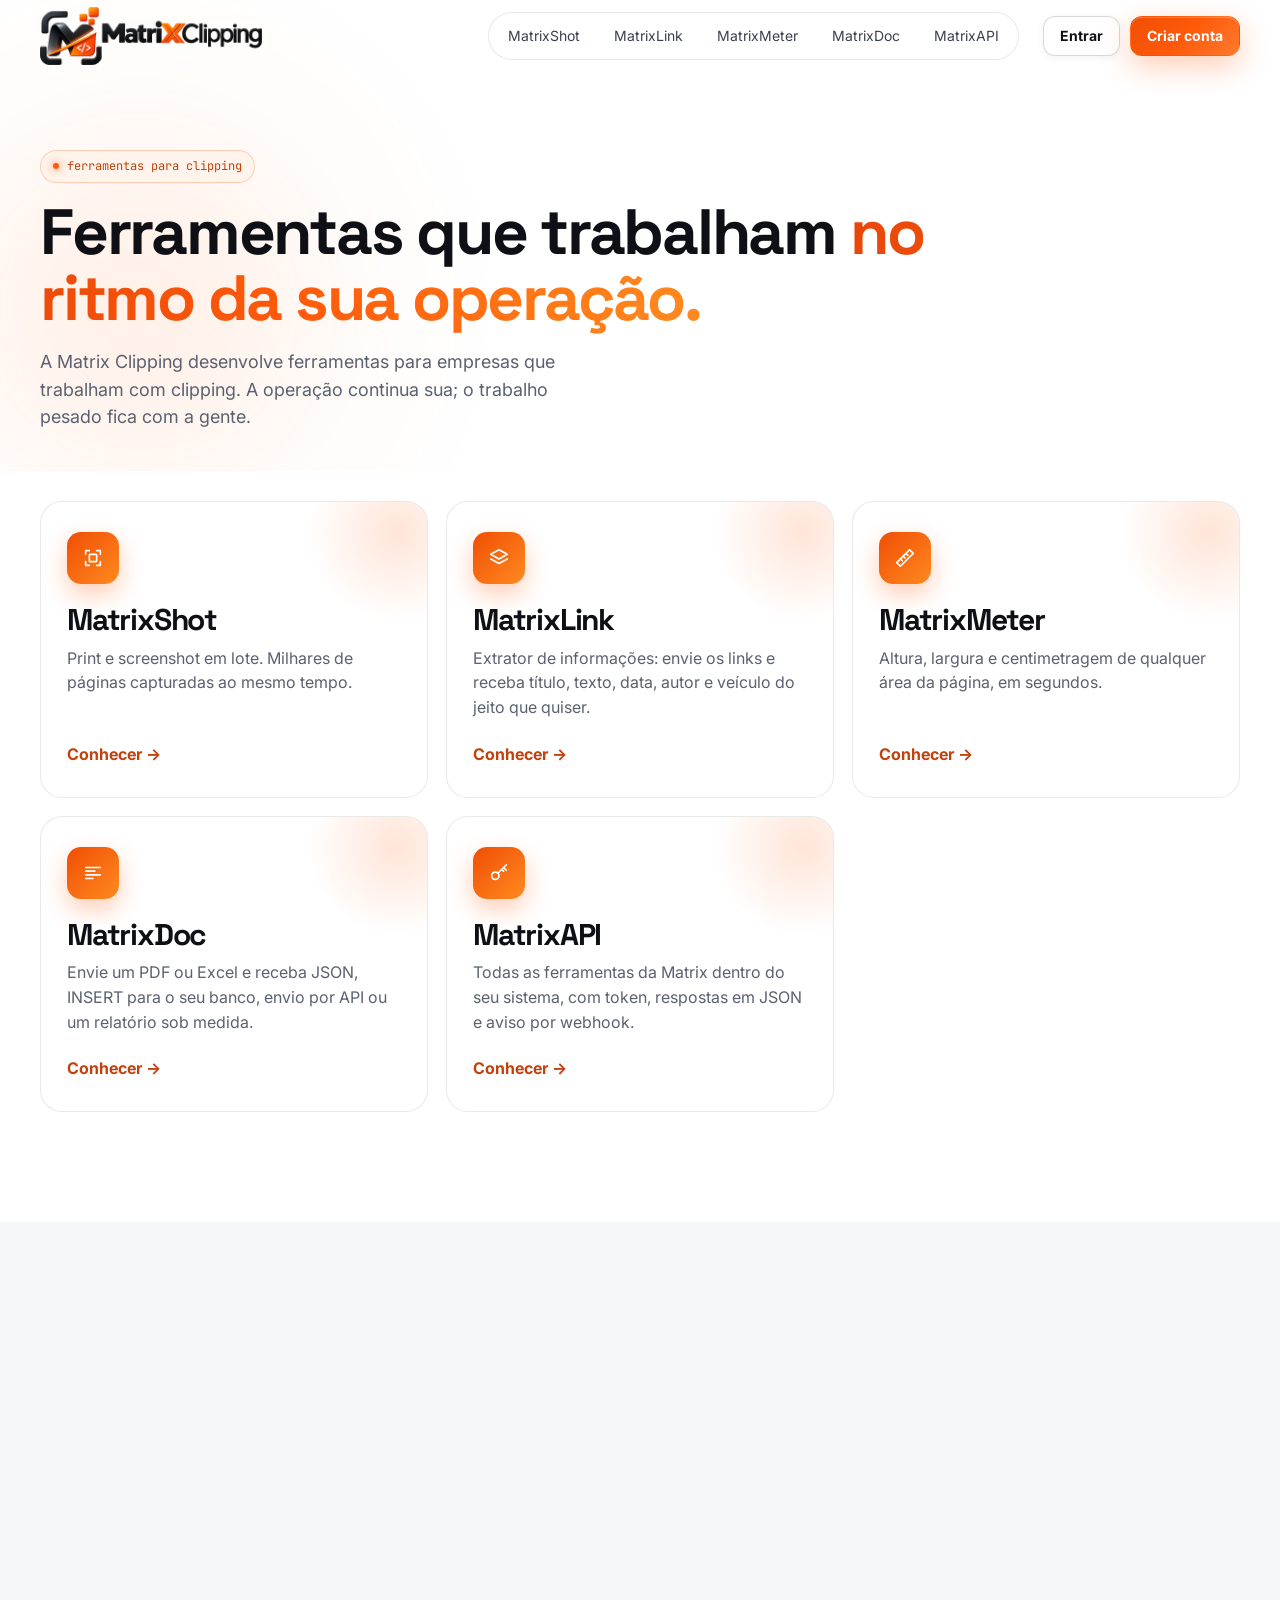
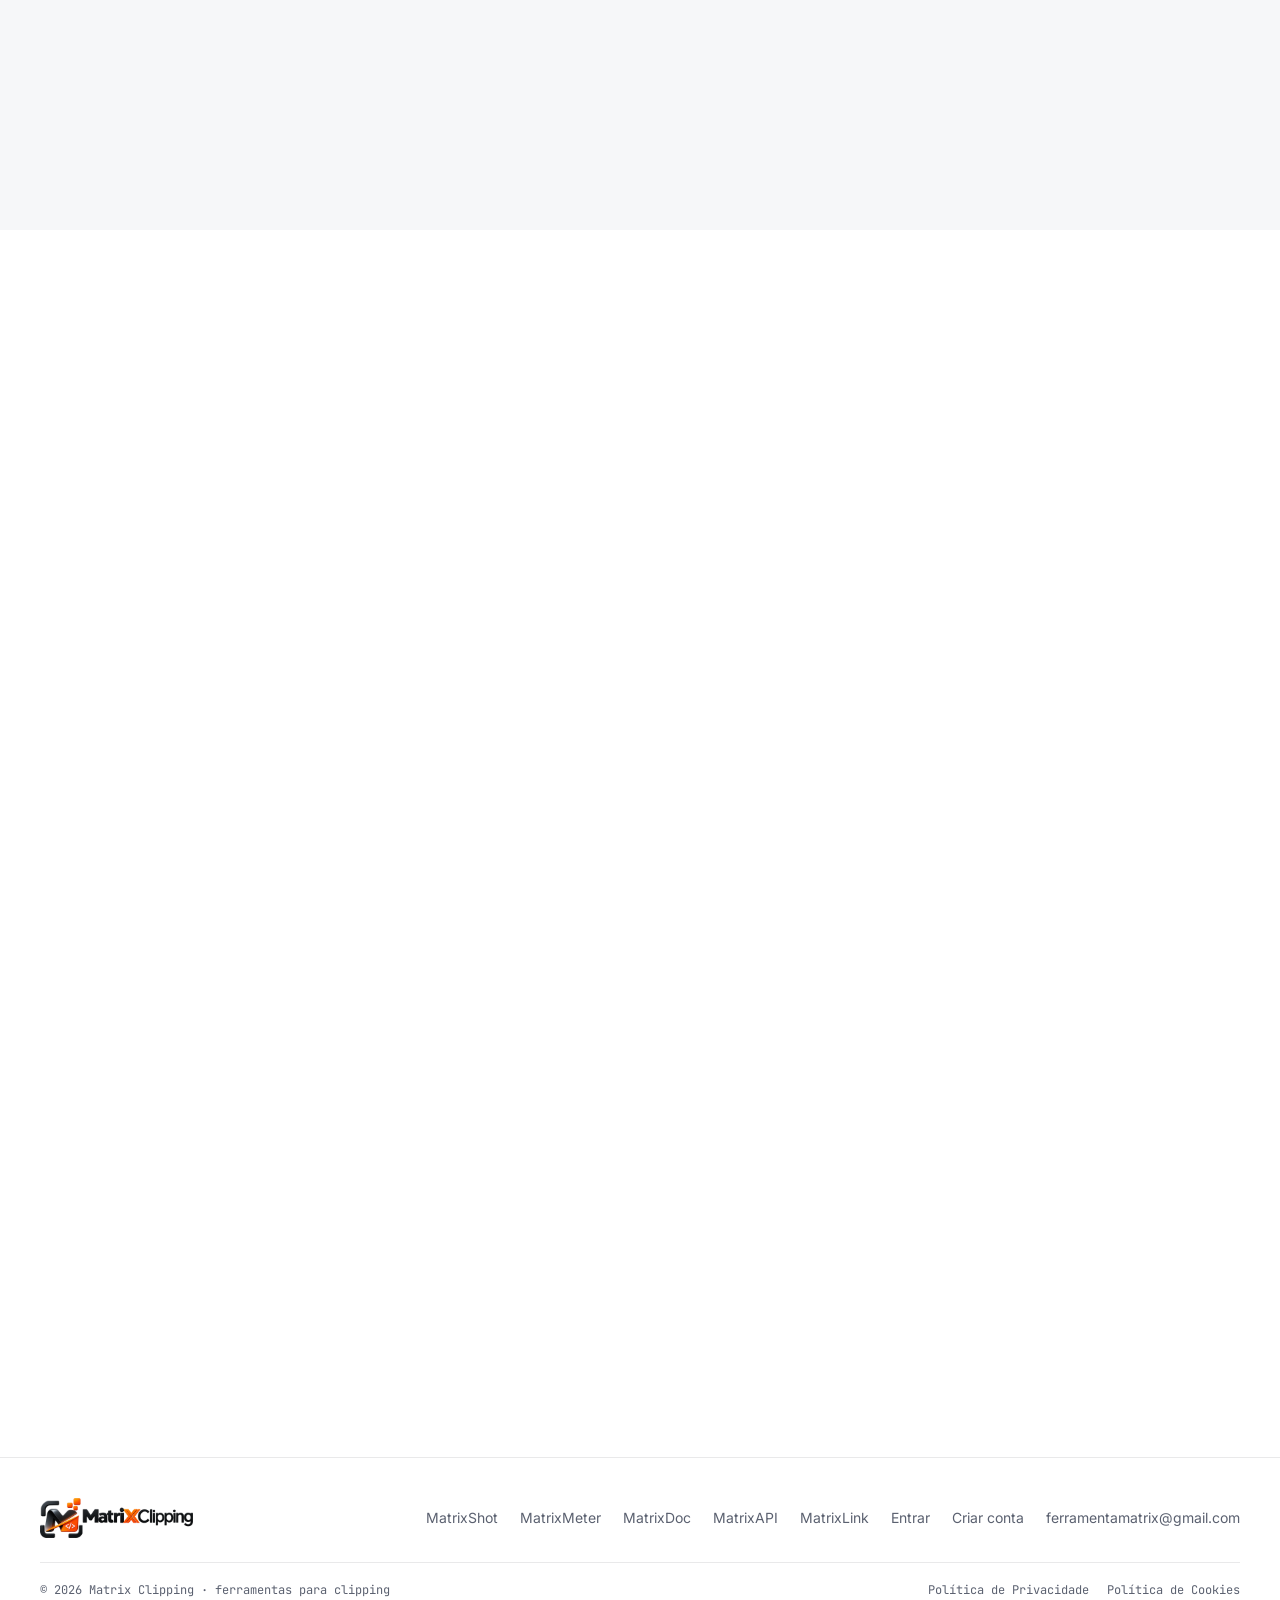
<file: precos/index.html>
<!DOCTYPE html>
<html lang="pt-BR"><head><meta charset="utf-8"><title>Matrix Clipping</title>
<meta name="robots" content="noindex"><link rel="canonical" href="https://matrixclipping.com.br/plataforma/">
<meta http-equiv="refresh" content="0; url=../plataforma/index.html"></head>
<body><p><a href="../plataforma/index.html">Continuar para a Matrix Clipping</a></p></body></html>
</file>
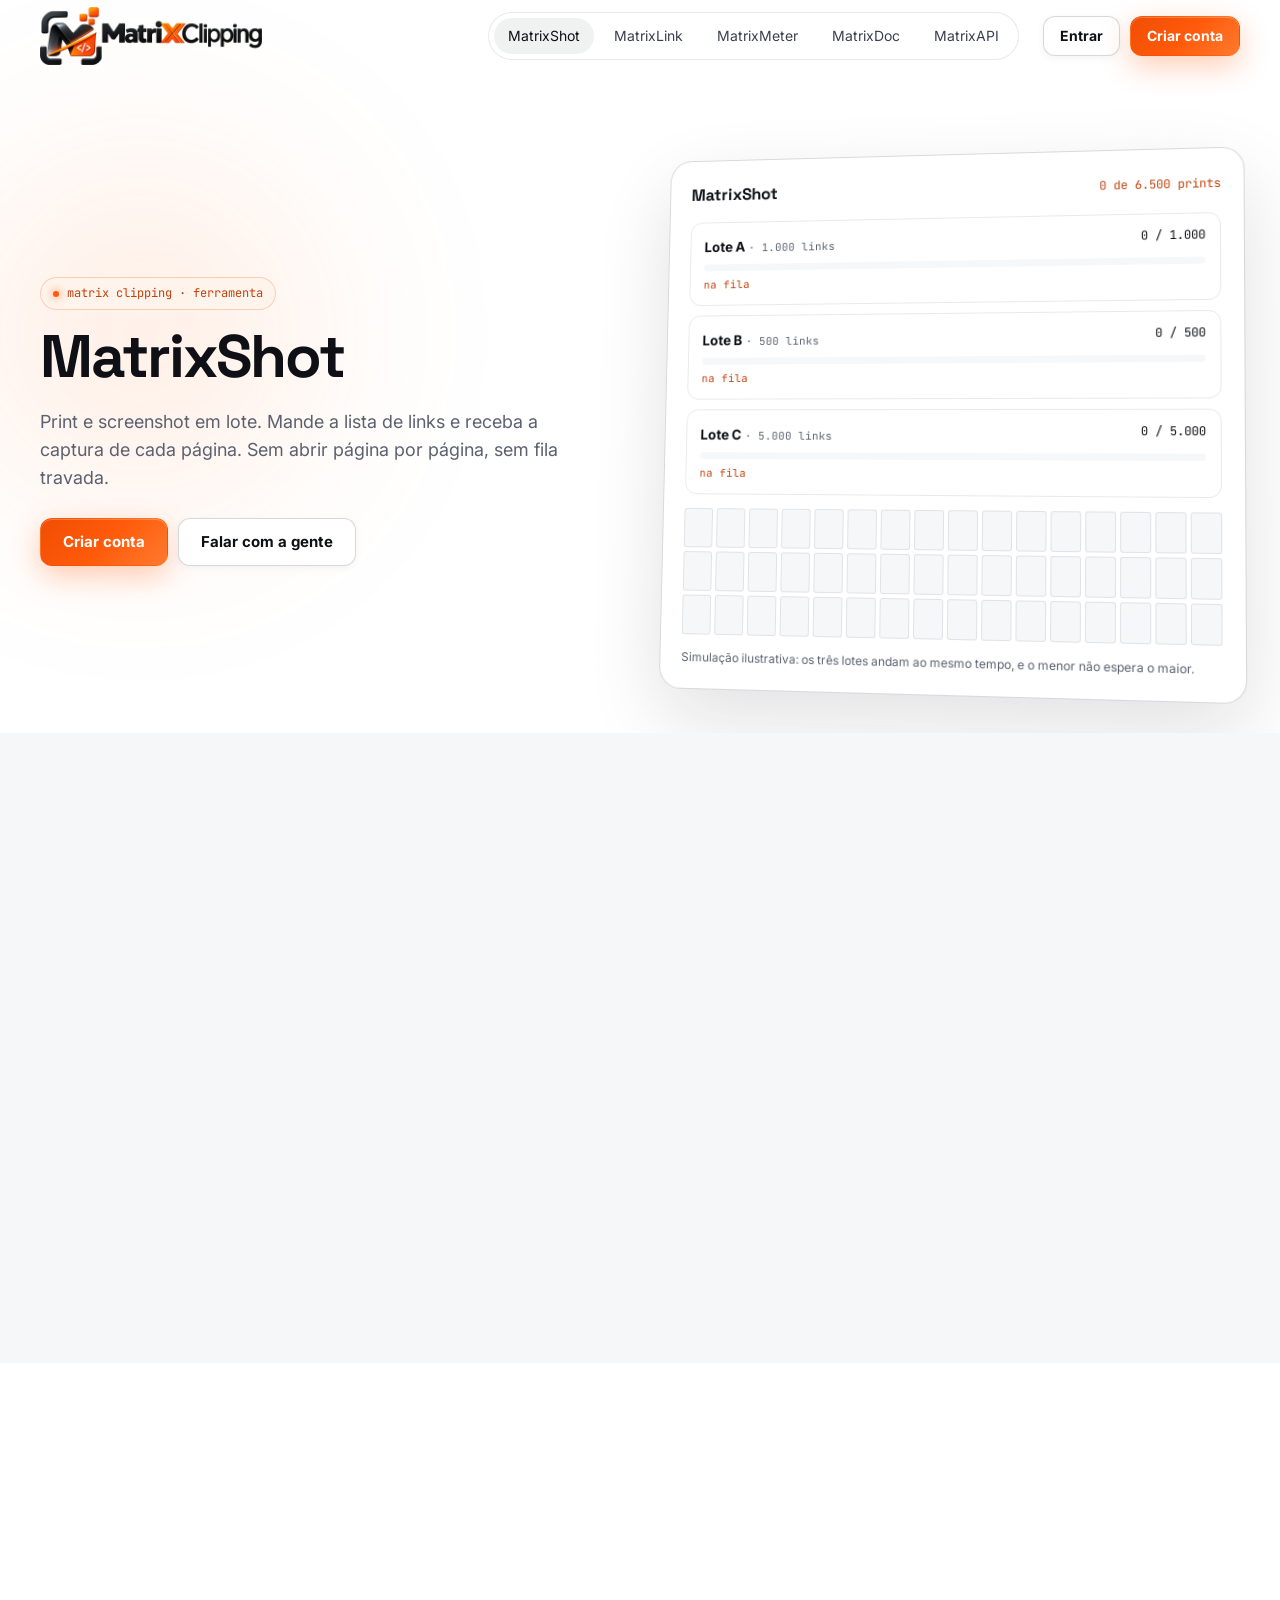
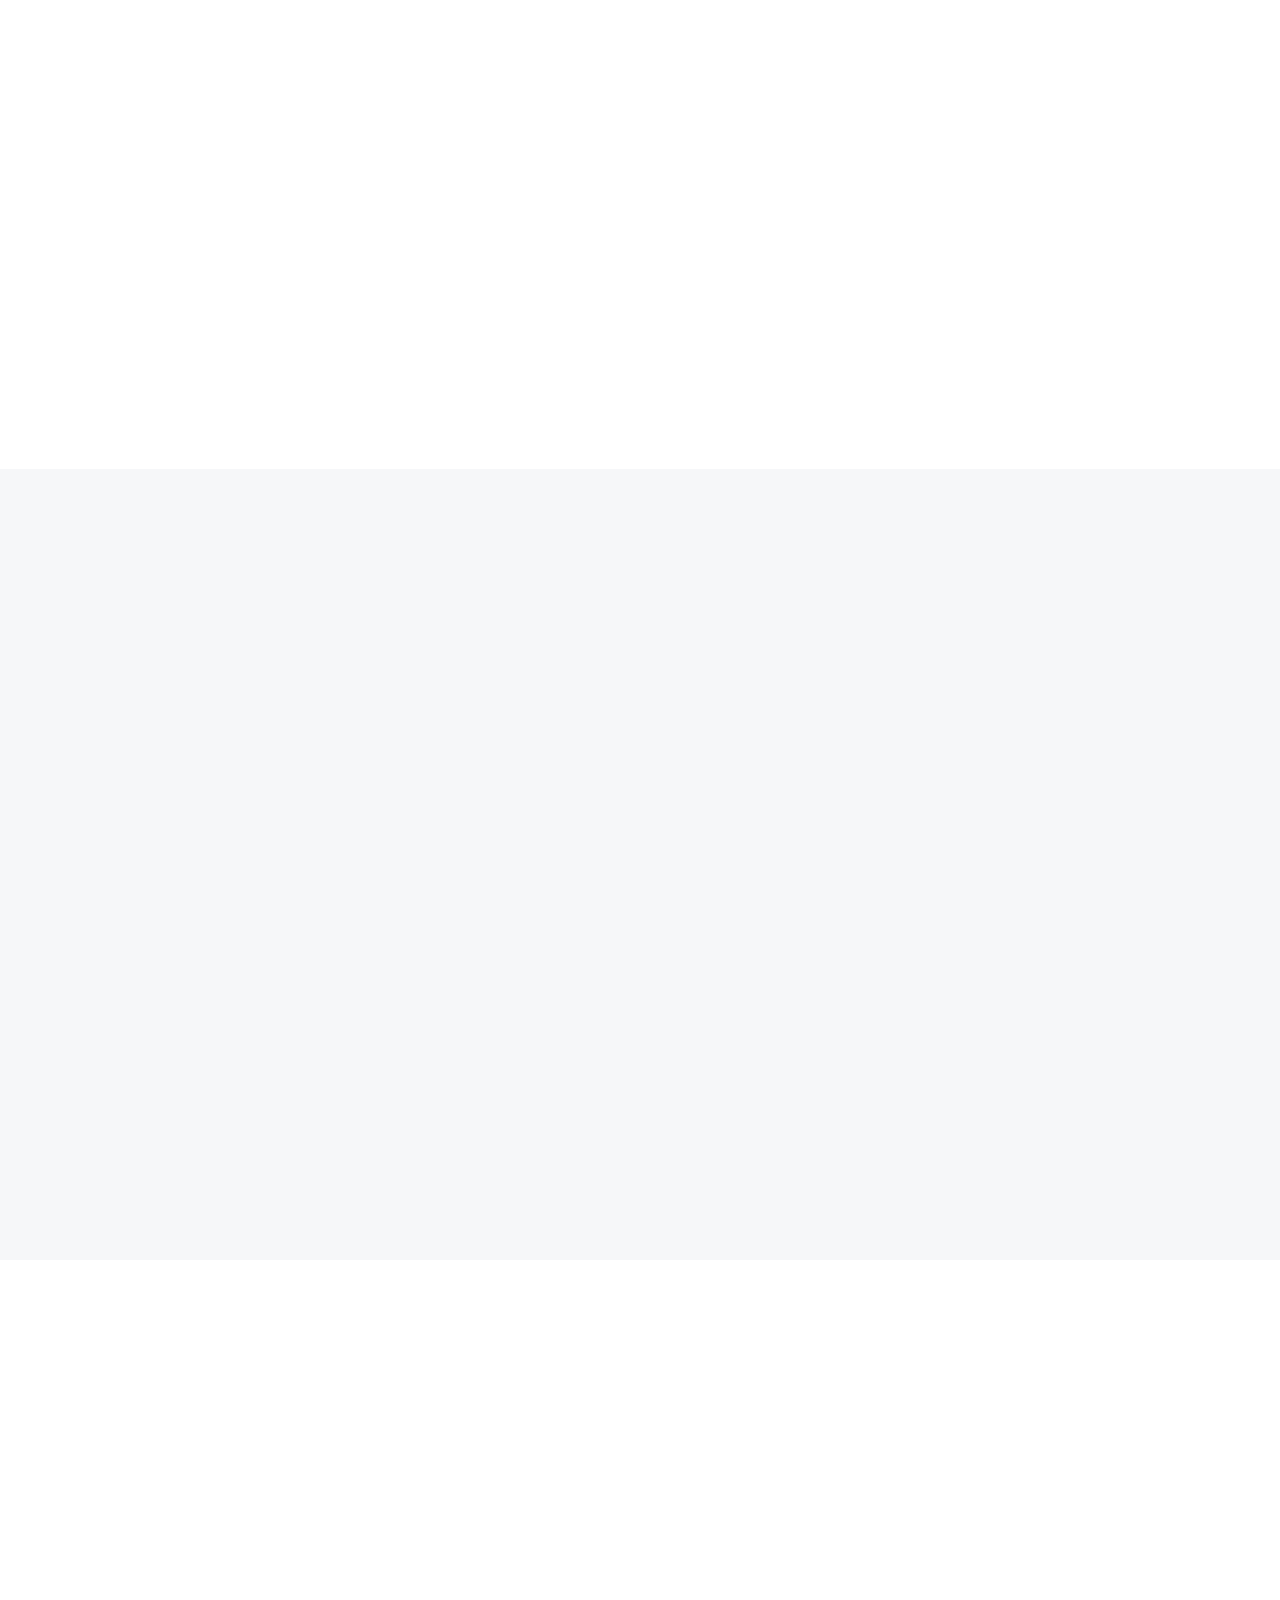
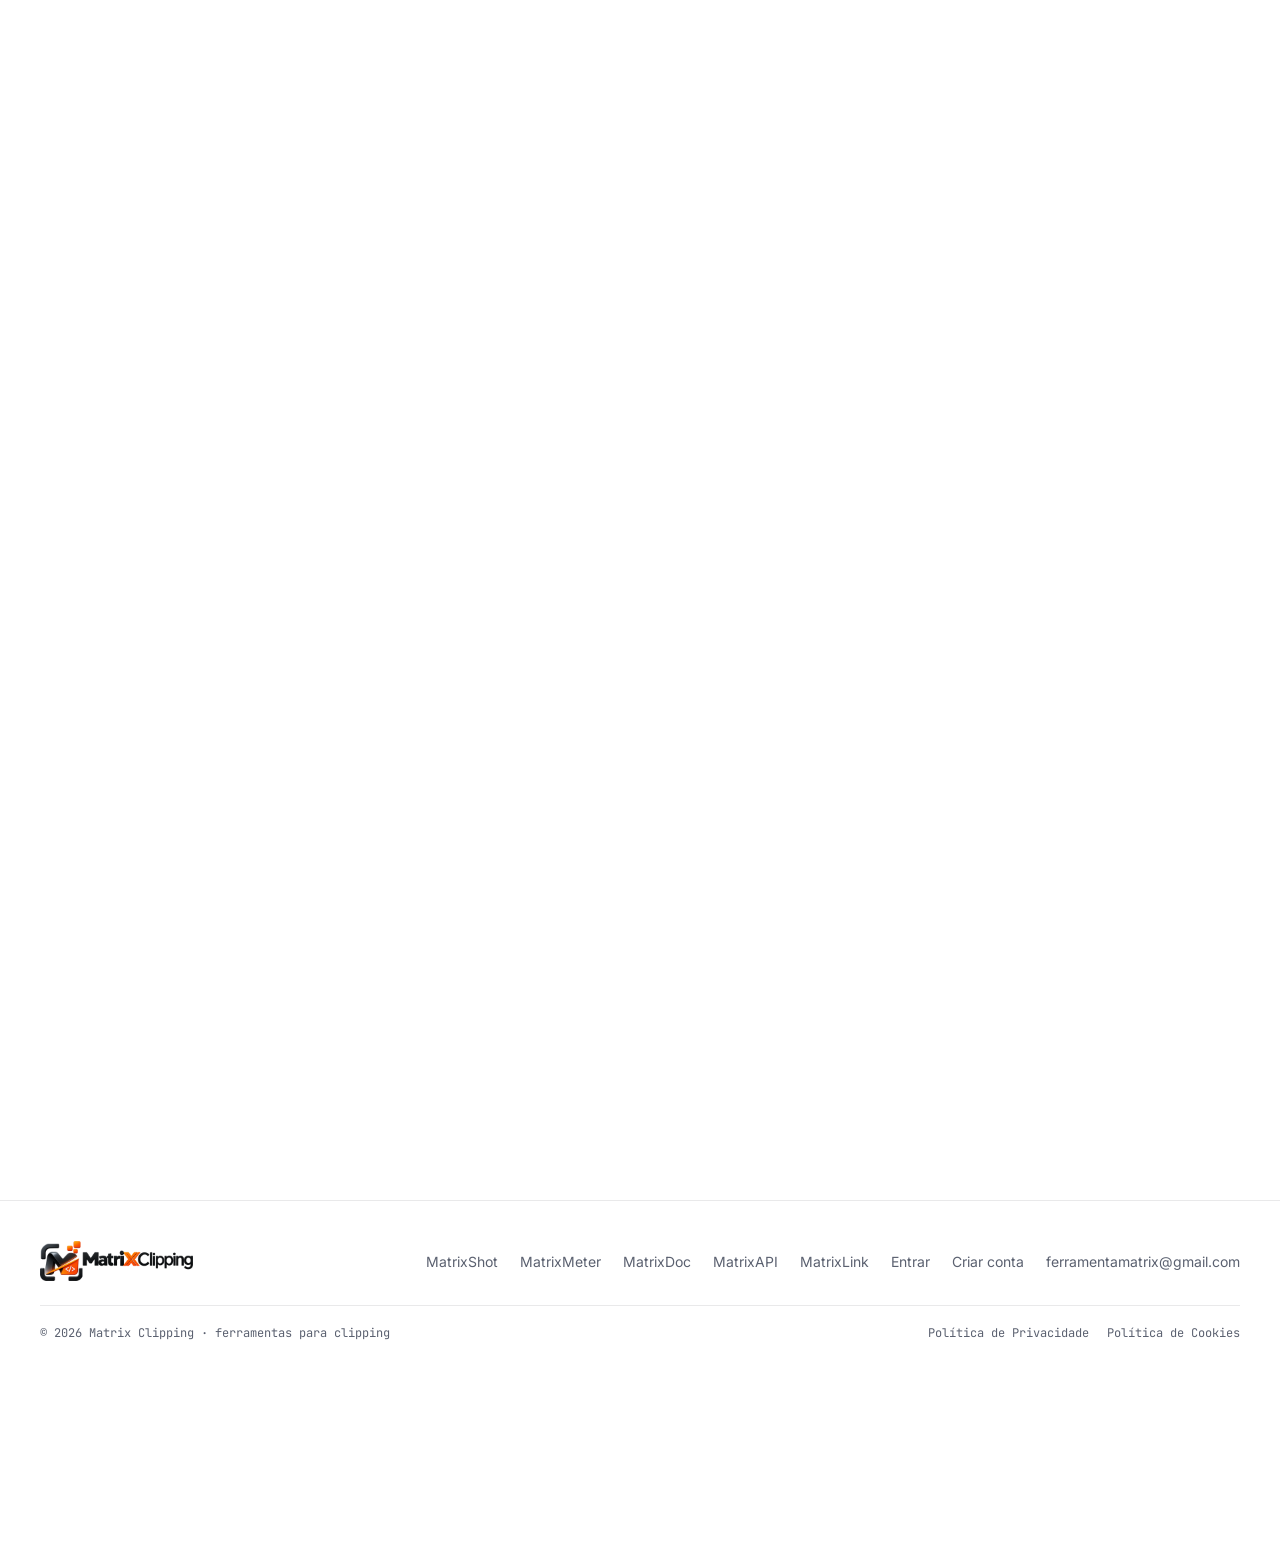
<file: print-em-lote/index.html>
<!DOCTYPE html>
<html lang="pt-BR"><head><meta charset="utf-8"><title>Matrix Clipping</title>
<meta name="robots" content="noindex"><link rel="canonical" href="https://matrixclipping.com.br/matrixshot/">
<meta http-equiv="refresh" content="0; url=../matrixshot/index.html"></head>
<body><p><a href="../matrixshot/index.html">Continuar para a Matrix Clipping</a></p></body></html>
</file>
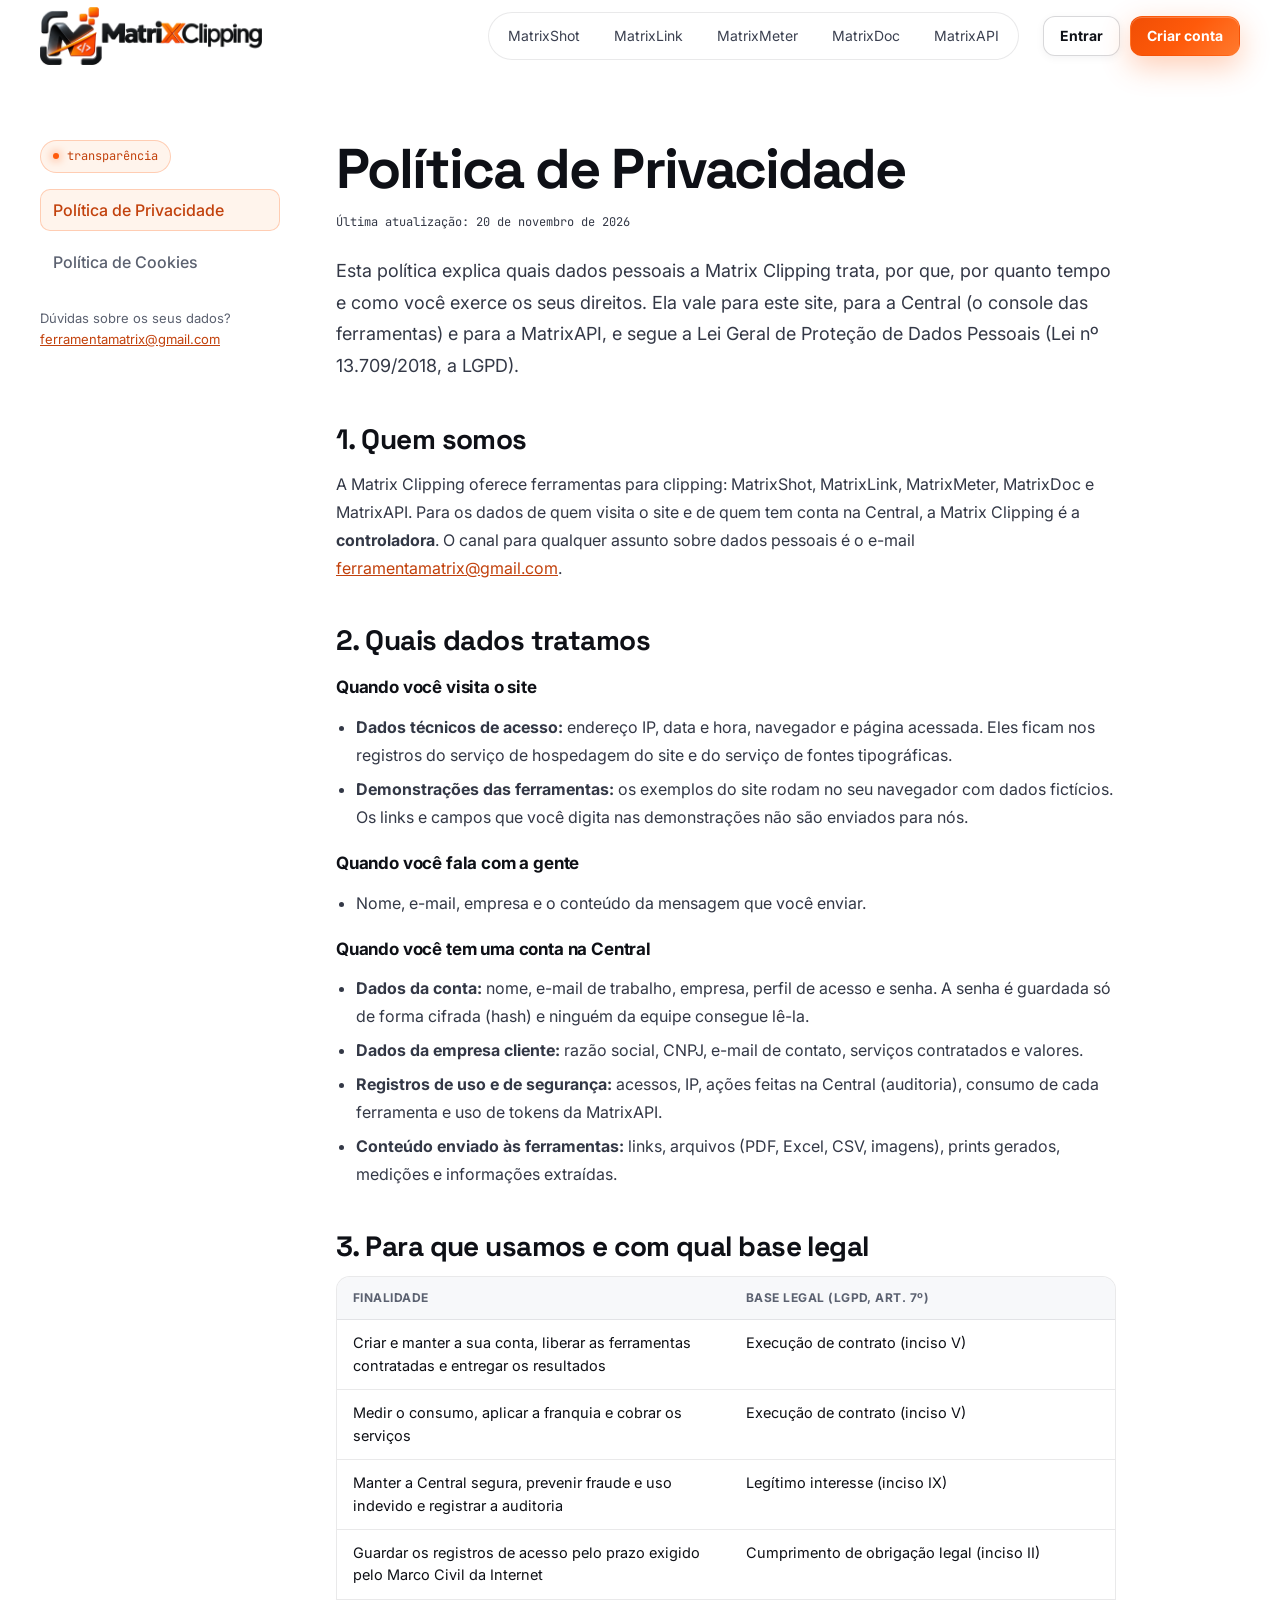
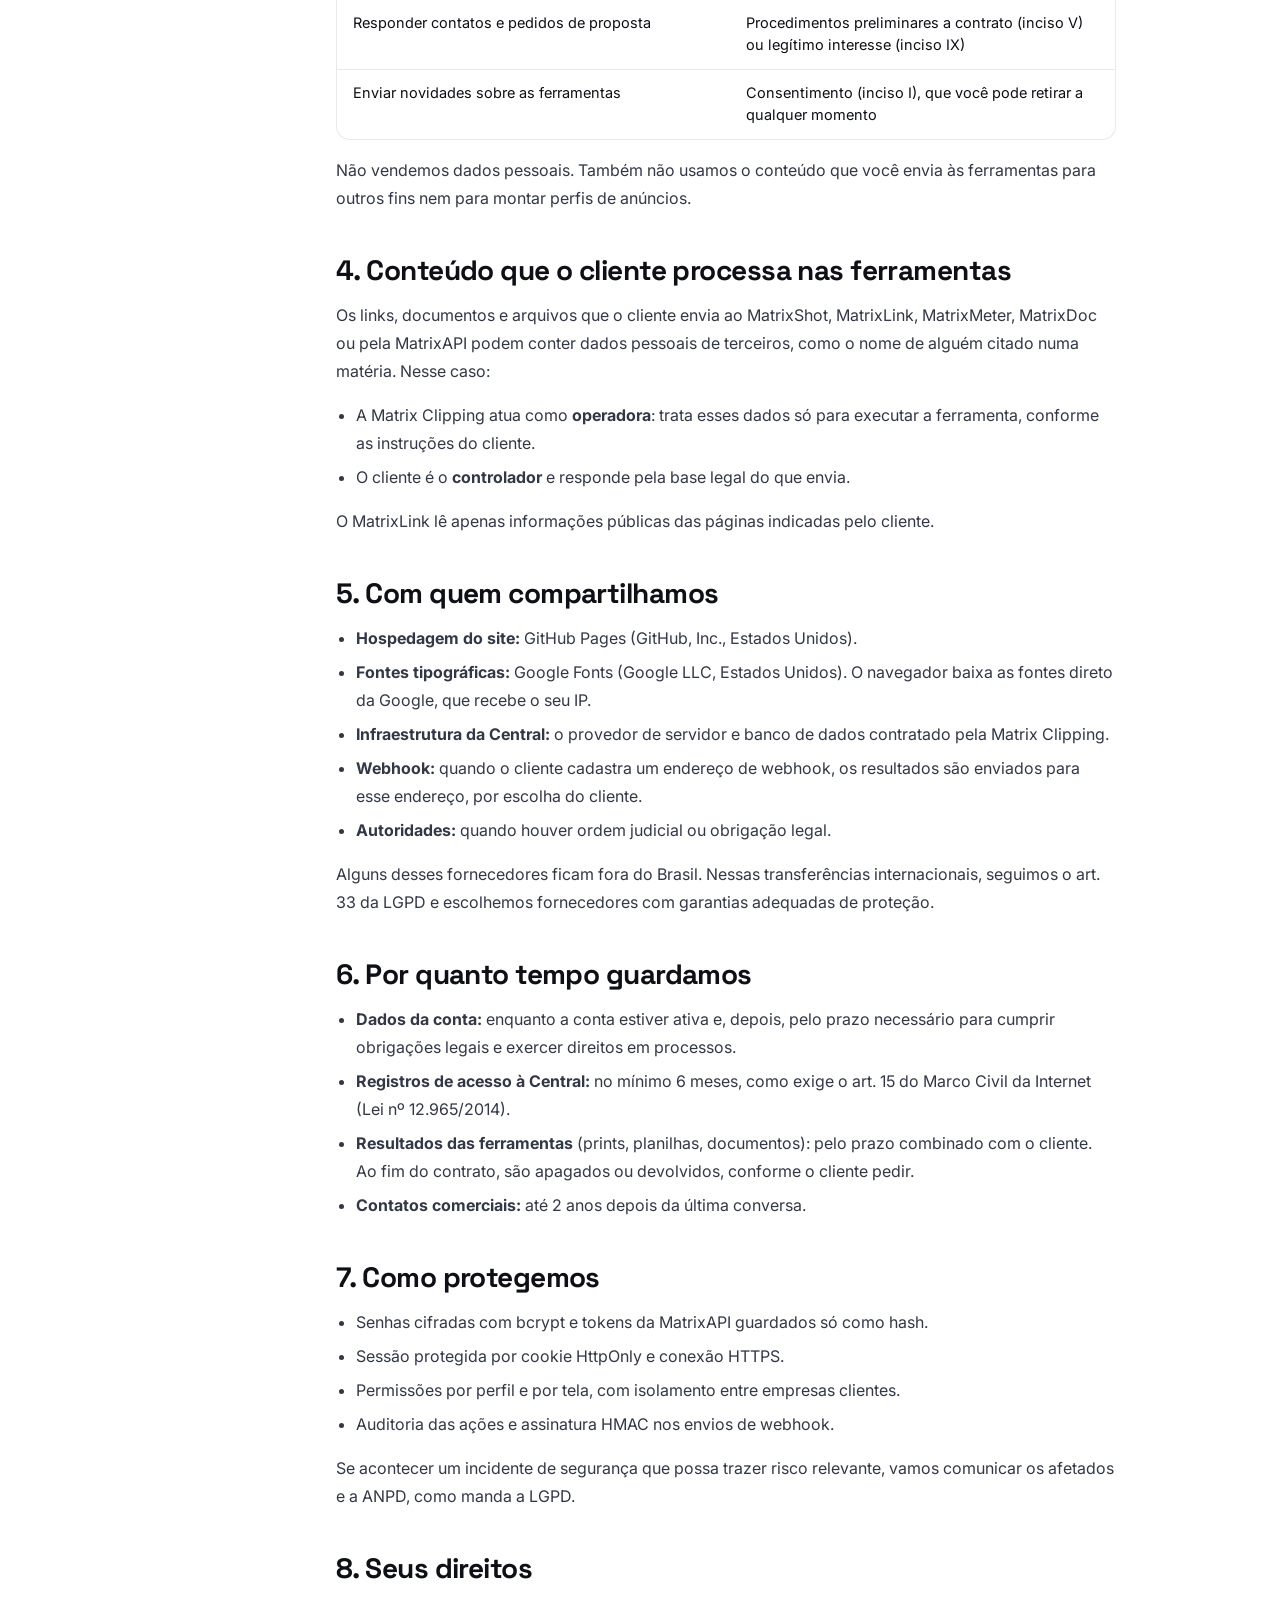
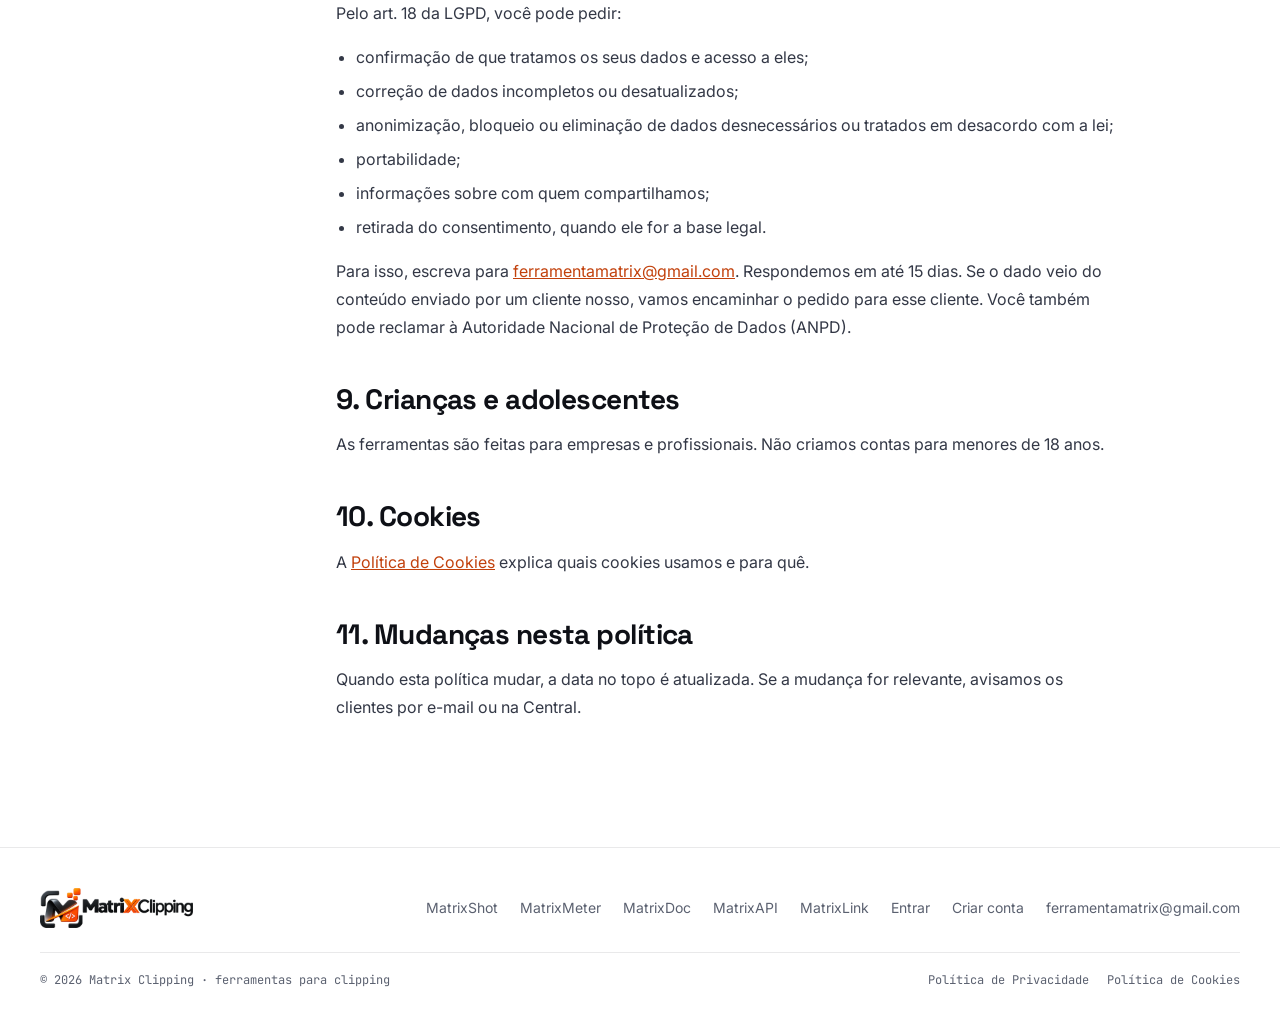
<file: privacidade/index.html>
<!DOCTYPE html>
<html lang="pt-BR">
<head>
<meta charset="utf-8">
<meta name="viewport" content="width=device-width, initial-scale=1">
<title>Política de Privacidade | Matrix Clipping</title>
<meta name="description" content="Como a Matrix Clipping trata dados pessoais no site, na Central e na MatrixAPI, de acordo com a LGPD.">
<link rel="canonical" href="https://matrixclipping.com.br/privacidade/">
<meta name="theme-color" content="#ffffff">
<link rel="icon" href="../assets/img/favicon.ico" sizes="any">
<link rel="icon" href="../assets/img/favicon-32.png" type="image/png" sizes="32x32">
<link rel="apple-touch-icon" href="../assets/img/apple-touch-icon.png">
<meta property="og:type" content="website">
<meta property="og:locale" content="pt_BR">
<meta property="og:site_name" content="Matrix Clipping">
<meta property="og:title" content="Política de Privacidade | Matrix Clipping">
<meta property="og:description" content="Como a Matrix Clipping trata dados pessoais no site, na Central e na MatrixAPI, de acordo com a LGPD.">
<meta property="og:url" content="https://matrixclipping.com.br/privacidade/">
<meta property="og:image" content="https://matrixclipping.com.br/assets/img/icon-512.png">
<meta name="twitter:card" content="summary">
<link rel="preconnect" href="https://fonts.googleapis.com">
<link rel="preconnect" href="https://fonts.gstatic.com" crossorigin>
<link href="https://fonts.googleapis.com/css2?family=Inter:wght@400;500;600;700&family=JetBrains+Mono:wght@400;700&family=Space+Grotesk:wght@400;500;700&display=swap" rel="stylesheet">
<link rel="stylesheet" href="../assets/css/main.css">
</head>
<body class="pg-legal">
<a class="skip-link" href="#conteudo">Ir para o conteúdo</a>
<header class="site-header">
  <div class="container header-inner">
    <a class="logo" href="../index.html" aria-label="Página inicial">
      <img src="../assets/img/logo.png" srcset="../assets/img/logo.png 1x, ../assets/img/logo@2x.png 2x" alt="Matrix Clipping" width="460" height="120">
    </a>
    <nav class="nav" aria-label="Ferramentas">
      <a href="../matrixshot/index.html" title="Print e screenshot em lote">MatrixShot</a>
      <a href="../matrixlink/index.html" title="Extrator de informações de links">MatrixLink</a>
      <a href="../matrixmeter/index.html" title="Altura, largura e centimetragem">MatrixMeter</a>
      <a href="../matrixdoc/index.html" title="PDF e Excel para dados e relatórios">MatrixDoc</a>
      <a href="../matrixapi/index.html" title="As ferramentas no seu sistema">MatrixAPI</a>
    </nav>
    <div class="header-actions">
      <a class="btn btn-glass" href="../entrar/index.html">Entrar</a>
      <a class="btn btn-primary" href="../cadastro/index.html">Criar conta</a>
      <button class="menu-toggle" id="menuToggle" type="button" aria-label="Abrir menu" aria-expanded="false" aria-controls="mobileNav">
        <svg width="18" height="18" viewBox="0 0 20 20" aria-hidden="true"><path d="M3 5h14M3 10h14M3 15h14" stroke="currentColor" stroke-width="2" stroke-linecap="round"/></svg>
      </button>
    </div>
  </div>
  <nav class="mobile-nav" id="mobileNav" aria-label="Menu móvel" hidden>
    <span class="mn-lbl">Ferramentas</span>
    <a href="../matrixshot/index.html">MatrixShot</a><a href="../matrixlink/index.html">MatrixLink</a><a href="../matrixmeter/index.html">MatrixMeter</a><a href="../matrixdoc/index.html">MatrixDoc</a><a href="../matrixapi/index.html">MatrixAPI</a>
    <a href="../index.html#perguntas">Perguntas</a>
  </nav>
</header>

<main id="conteudo">
<section class="section legal">
  <div class="container legal-wrap">
    <aside class="legal-side" aria-label="Documentos">
      <span class="tag">transparência</span>
      <a href="../privacidade/index.html" aria-current="page">Política de Privacidade</a>
      <a href="../cookies/index.html">Política de Cookies</a>
      <p>Dúvidas sobre os seus dados?<br><a data-email href="#">ferramentamatrix@gmail.com</a></p>
    </aside>
    <article class="legal-doc">
      <h1>Política de Privacidade</h1>
      <p class="legal-upd">Última atualização: 20 de novembro de 2026</p>
      <p class="legal-lead">Esta política explica quais dados pessoais a Matrix Clipping trata, por que, por quanto tempo e como você exerce os seus direitos. Ela vale para este site, para a Central (o console das ferramentas) e para a MatrixAPI, e segue a Lei Geral de Proteção de Dados Pessoais (Lei nº 13.709/2018, a LGPD).</p>
      
<h2>1. Quem somos</h2>
<p>A Matrix Clipping oferece ferramentas para clipping: MatrixShot, MatrixLink, MatrixMeter, MatrixDoc e MatrixAPI. Para os dados de quem visita o site e de quem tem conta na Central, a Matrix Clipping é a <strong>controladora</strong>. O canal para qualquer assunto sobre dados pessoais é o e-mail <a data-email href="#">ferramentamatrix@gmail.com</a>.</p>

<h2>2. Quais dados tratamos</h2>
<h3>Quando você visita o site</h3>
<ul>
  <li><strong>Dados técnicos de acesso:</strong> endereço IP, data e hora, navegador e página acessada. Eles ficam nos registros do serviço de hospedagem do site e do serviço de fontes tipográficas.</li>
  <li><strong>Demonstrações das ferramentas:</strong> os exemplos do site rodam no seu navegador com dados fictícios. Os links e campos que você digita nas demonstrações não são enviados para nós.</li>
</ul>
<h3>Quando você fala com a gente</h3>
<ul><li>Nome, e-mail, empresa e o conteúdo da mensagem que você enviar.</li></ul>
<h3>Quando você tem uma conta na Central</h3>
<ul>
  <li><strong>Dados da conta:</strong> nome, e-mail de trabalho, empresa, perfil de acesso e senha. A senha é guardada só de forma cifrada (hash) e ninguém da equipe consegue lê-la.</li>
  <li><strong>Dados da empresa cliente:</strong> razão social, CNPJ, e-mail de contato, serviços contratados e valores.</li>
  <li><strong>Registros de uso e de segurança:</strong> acessos, IP, ações feitas na Central (auditoria), consumo de cada ferramenta e uso de tokens da MatrixAPI.</li>
  <li><strong>Conteúdo enviado às ferramentas:</strong> links, arquivos (PDF, Excel, CSV, imagens), prints gerados, medições e informações extraídas.</li>
</ul>

<h2>3. Para que usamos e com qual base legal</h2>
<div class="legal-tbl"><table>
  <thead><tr><th>Finalidade</th><th>Base legal (LGPD, art. 7º)</th></tr></thead>
  <tbody>
    <tr><td>Criar e manter a sua conta, liberar as ferramentas contratadas e entregar os resultados</td><td>Execução de contrato (inciso V)</td></tr>
    <tr><td>Medir o consumo, aplicar a franquia e cobrar os serviços</td><td>Execução de contrato (inciso V)</td></tr>
    <tr><td>Manter a Central segura, prevenir fraude e uso indevido e registrar a auditoria</td><td>Legítimo interesse (inciso IX)</td></tr>
    <tr><td>Guardar os registros de acesso pelo prazo exigido pelo Marco Civil da Internet</td><td>Cumprimento de obrigação legal (inciso II)</td></tr>
    <tr><td>Responder contatos e pedidos de proposta</td><td>Procedimentos preliminares a contrato (inciso V) ou legítimo interesse (inciso IX)</td></tr>
    <tr><td>Enviar novidades sobre as ferramentas</td><td>Consentimento (inciso I), que você pode retirar a qualquer momento</td></tr>
  </tbody>
</table></div>
<p>Não vendemos dados pessoais. Também não usamos o conteúdo que você envia às ferramentas para outros fins nem para montar perfis de anúncios.</p>

<h2>4. Conteúdo que o cliente processa nas ferramentas</h2>
<p>Os links, documentos e arquivos que o cliente envia ao MatrixShot, MatrixLink, MatrixMeter, MatrixDoc ou pela MatrixAPI podem conter dados pessoais de terceiros, como o nome de alguém citado numa matéria. Nesse caso:</p>
<ul>
  <li>A Matrix Clipping atua como <strong>operadora</strong>: trata esses dados só para executar a ferramenta, conforme as instruções do cliente.</li>
  <li>O cliente é o <strong>controlador</strong> e responde pela base legal do que envia.</li>
</ul>
<p>O MatrixLink lê apenas informações públicas das páginas indicadas pelo cliente.</p>

<h2>5. Com quem compartilhamos</h2>
<ul>
  <li><strong>Hospedagem do site:</strong> GitHub Pages (GitHub, Inc., Estados Unidos).</li>
  <li><strong>Fontes tipográficas:</strong> Google Fonts (Google LLC, Estados Unidos). O navegador baixa as fontes direto da Google, que recebe o seu IP.</li>
  <li><strong>Infraestrutura da Central:</strong> o provedor de servidor e banco de dados contratado pela Matrix Clipping.</li>
  <li><strong>Webhook:</strong> quando o cliente cadastra um endereço de webhook, os resultados são enviados para esse endereço, por escolha do cliente.</li>
  <li><strong>Autoridades:</strong> quando houver ordem judicial ou obrigação legal.</li>
</ul>
<p>Alguns desses fornecedores ficam fora do Brasil. Nessas transferências internacionais, seguimos o art. 33 da LGPD e escolhemos fornecedores com garantias adequadas de proteção.</p>

<h2>6. Por quanto tempo guardamos</h2>
<ul>
  <li><strong>Dados da conta:</strong> enquanto a conta estiver ativa e, depois, pelo prazo necessário para cumprir obrigações legais e exercer direitos em processos.</li>
  <li><strong>Registros de acesso à Central:</strong> no mínimo 6 meses, como exige o art. 15 do Marco Civil da Internet (Lei nº 12.965/2014).</li>
  <li><strong>Resultados das ferramentas</strong> (prints, planilhas, documentos): pelo prazo combinado com o cliente. Ao fim do contrato, são apagados ou devolvidos, conforme o cliente pedir.</li>
  <li><strong>Contatos comerciais:</strong> até 2 anos depois da última conversa.</li>
</ul>

<h2>7. Como protegemos</h2>
<ul>
  <li>Senhas cifradas com bcrypt e tokens da MatrixAPI guardados só como hash.</li>
  <li>Sessão protegida por cookie HttpOnly e conexão HTTPS.</li>
  <li>Permissões por perfil e por tela, com isolamento entre empresas clientes.</li>
  <li>Auditoria das ações e assinatura HMAC nos envios de webhook.</li>
</ul>
<p>Se acontecer um incidente de segurança que possa trazer risco relevante, vamos comunicar os afetados e a ANPD, como manda a LGPD.</p>

<h2>8. Seus direitos</h2>
<p>Pelo art. 18 da LGPD, você pode pedir:</p>
<ul>
  <li>confirmação de que tratamos os seus dados e acesso a eles;</li>
  <li>correção de dados incompletos ou desatualizados;</li>
  <li>anonimização, bloqueio ou eliminação de dados desnecessários ou tratados em desacordo com a lei;</li>
  <li>portabilidade;</li>
  <li>informações sobre com quem compartilhamos;</li>
  <li>retirada do consentimento, quando ele for a base legal.</li>
</ul>
<p>Para isso, escreva para <a data-email href="#">ferramentamatrix@gmail.com</a>. Respondemos em até 15 dias. Se o dado veio do conteúdo enviado por um cliente nosso, vamos encaminhar o pedido para esse cliente. Você também pode reclamar à Autoridade Nacional de Proteção de Dados (ANPD).</p>

<h2>9. Crianças e adolescentes</h2>
<p>As ferramentas são feitas para empresas e profissionais. Não criamos contas para menores de 18 anos.</p>

<h2>10. Cookies</h2>
<p>A <a href="../cookies/index.html">Política de Cookies</a> explica quais cookies usamos e para quê.</p>

<h2>11. Mudanças nesta política</h2>
<p>Quando esta política mudar, a data no topo é atualizada. Se a mudança for relevante, avisamos os clientes por e-mail ou na Central.</p>

    </article>
  </div>
</section>
</main>
<footer class="site-footer">
  <div class="container">
    <div class="footer-row">
      <a class="logo" href="../index.html" aria-label="Página inicial">
        <img src="../assets/img/logo.png" srcset="../assets/img/logo.png 1x, ../assets/img/logo@2x.png 2x" alt="Matrix Clipping" width="460" height="120">
      </a>
      <nav class="footer-links" aria-label="Rodapé">
        <a href="../matrixshot/index.html">MatrixShot</a>
        <a href="../matrixmeter/index.html">MatrixMeter</a>
        <a href="../matrixdoc/index.html">MatrixDoc</a>
        <a href="../matrixapi/index.html">MatrixAPI</a>
        <a href="../matrixlink/index.html">MatrixLink</a>
        <a href="../entrar/index.html">Entrar</a>
        <a href="../cadastro/index.html">Criar conta</a>
        <a data-email href="#">ferramentamatrix@gmail.com</a>
      </nav>
    </div>
    <div class="copy"><span>© <span data-year>2026</span> Matrix Clipping · ferramentas para clipping</span><span class="legal-links"><a href="../privacidade/index.html">Política de Privacidade</a><a href="../cookies/index.html">Política de Cookies</a></span></div>
  </div>
</footer>
<script src="../assets/js/config.js"></script>
<script src="../assets/js/main.js"></script>
</body>
</html>
</file>
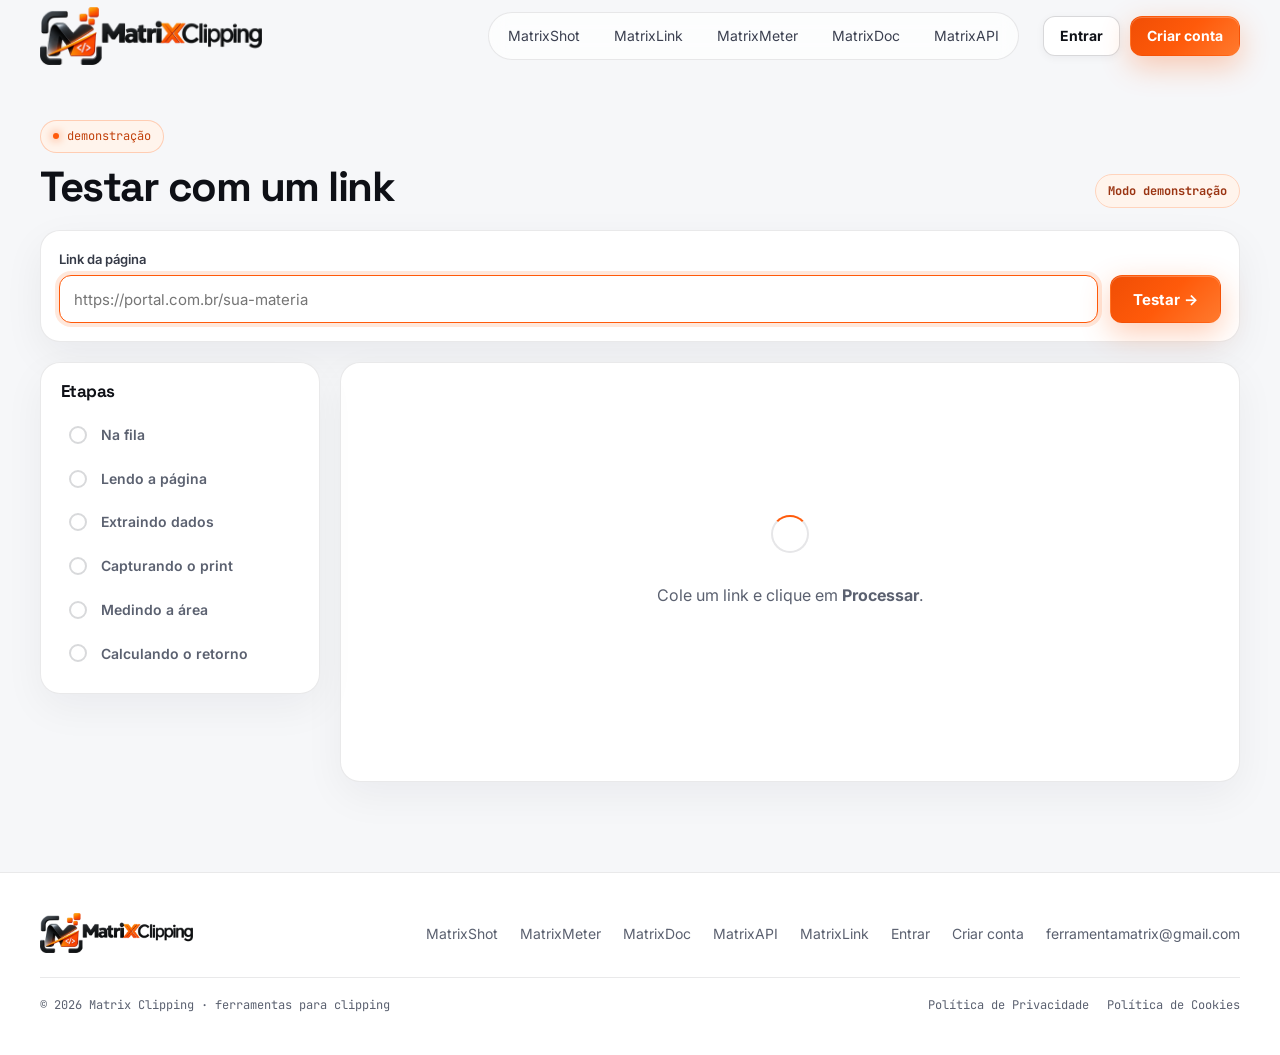
<file: processar/index.html>
<!DOCTYPE html>
<html lang="pt-BR">
<head>
<meta charset="utf-8">
<meta name="viewport" content="width=device-width, initial-scale=1">
<title>Testar | Matrix Clipping</title>
<meta name="description" content="Teste as ferramentas da Matrix Clipping.">
<link rel="canonical" href="https://matrixclipping.com.br/processar/">
<meta name="theme-color" content="#ffffff">
<link rel="icon" href="../assets/img/favicon.ico" sizes="any">
<link rel="icon" href="../assets/img/favicon-32.png" type="image/png" sizes="32x32">
<link rel="apple-touch-icon" href="../assets/img/apple-touch-icon.png">
<meta property="og:type" content="website">
<meta property="og:locale" content="pt_BR">
<meta property="og:site_name" content="Matrix Clipping">
<meta property="og:title" content="Testar | Matrix Clipping">
<meta property="og:description" content="Teste as ferramentas da Matrix Clipping.">
<meta property="og:url" content="https://matrixclipping.com.br/processar/">
<meta property="og:image" content="https://matrixclipping.com.br/assets/img/icon-512.png">
<meta name="twitter:card" content="summary">
<link rel="preconnect" href="https://fonts.googleapis.com">
<link rel="preconnect" href="https://fonts.gstatic.com" crossorigin>
<link href="https://fonts.googleapis.com/css2?family=Inter:wght@400;500;600;700&family=JetBrains+Mono:wght@400;700&family=Space+Grotesk:wght@400;500;700&display=swap" rel="stylesheet">
<link rel="stylesheet" href="../assets/css/main.css">
<meta name="robots" content="noindex">
</head>
<body class="app-page">
<a class="skip-link" href="#conteudo">Ir para o conteúdo</a>
<header class="site-header">
  <div class="container header-inner">
    <a class="logo" href="../index.html" aria-label="Página inicial">
      <img src="../assets/img/logo.png" srcset="../assets/img/logo.png 1x, ../assets/img/logo@2x.png 2x" alt="Matrix Clipping" width="460" height="120">
    </a>
    <nav class="nav" aria-label="Ferramentas">
      <a href="../matrixshot/index.html" title="Print e screenshot em lote">MatrixShot</a>
      <a href="../matrixlink/index.html" title="Extrator de informações de links">MatrixLink</a>
      <a href="../matrixmeter/index.html" title="Altura, largura e centimetragem">MatrixMeter</a>
      <a href="../matrixdoc/index.html" title="PDF e Excel para dados e relatórios">MatrixDoc</a>
      <a href="../matrixapi/index.html" title="As ferramentas no seu sistema">MatrixAPI</a>
    </nav>
    <div class="header-actions">
      <a class="btn btn-glass" href="../entrar/index.html">Entrar</a>
      <a class="btn btn-primary" href="../cadastro/index.html">Criar conta</a>
      <button class="menu-toggle" id="menuToggle" type="button" aria-label="Abrir menu" aria-expanded="false" aria-controls="mobileNav">
        <svg width="18" height="18" viewBox="0 0 20 20" aria-hidden="true"><path d="M3 5h14M3 10h14M3 15h14" stroke="currentColor" stroke-width="2" stroke-linecap="round"/></svg>
      </button>
    </div>
  </div>
  <nav class="mobile-nav" id="mobileNav" aria-label="Menu móvel" hidden>
    <span class="mn-lbl">Ferramentas</span>
    <a href="../matrixshot/index.html">MatrixShot</a><a href="../matrixlink/index.html">MatrixLink</a><a href="../matrixmeter/index.html">MatrixMeter</a><a href="../matrixdoc/index.html">MatrixDoc</a><a href="../matrixapi/index.html">MatrixAPI</a>
    <a href="../index.html#perguntas">Perguntas</a>
  </nav>
</header>

<main id="conteudo" class="app">
  <div class="container">
    <div class="app-head">
      <div>
        <span class="tag">demonstração</span>
        <h1>Testar com um link</h1>
      </div>
      <span class="mode-badge" id="modeBadge">Modo demonstração</span>
    </div>

    <form class="app-form" id="procForm" novalidate>
      <label class="grow"><span>Link da página</span><input id="procUrl" name="url" type="url" inputmode="url" placeholder="https://portal.com.br/sua-materia" required></label>
      <button class="btn btn-primary" type="submit">Testar →</button>
    </form>

    <div class="demo-banner" id="demoBanner" hidden>
      <b>Modo demonstração.</b> O processamento real será liberado no lançamento. O seu link não foi lido: abaixo, o resultado de uma página de exemplo, no mesmo formato que você vai receber.
    </div>

    <div class="app-grid">
      <aside class="pipeline">
        <h2>Etapas</h2>
        <ol class="steps" id="steps">
            <li data-step="fila"><span class="st"></span><b>Na fila</b><small class="t"></small></li>
            <li data-step="leitura"><span class="st"></span><b>Lendo a página</b><small class="t"></small></li>
            <li data-step="extracao"><span class="st"></span><b>Extraindo dados</b><small class="t"></small></li>
            <li data-step="print"><span class="st"></span><b>Capturando o print</b><small class="t"></small></li>
            <li data-step="medidas"><span class="st"></span><b>Medindo a área</b><small class="t"></small></li>
            <li data-step="retorno"><span class="st"></span><b>Calculando o retorno</b><small class="t"></small></li>
        </ol>
        <div class="job-meta" id="jobMeta"></div>
      </aside>

      <section class="result-panel" id="resultPanel" aria-live="polite">
        <div class="empty" id="emptyState">
          <span class="ring"></span>
          <p>Cole um link e clique em <b>Processar</b>.</p>
        </div>

        <div class="result-content" id="resultContent" hidden>
          <div class="res-head">
            <div>
              <small id="rVeiculo"></small>
              <h2 id="rTitulo"></h2>
              <p class="meta" id="rMeta"></p>
            </div>
          </div>

          <div class="res-grid">
            <figure class="res-shot">
              <div class="shot-mini"><i class="nav"></i><i class="h"></i><i class="h2"></i><i></i><i class="img"></i><i></i><i></i><i class="s"></i><i></i><i class="s"></i></div>
              <figcaption id="rDims"></figcaption>
            </figure>
            <div class="res-kpis">
              <div class="kpi"><small>Retorno de mídia</small><b id="rRetorno"></b></div>
              <div class="kpi"><small>Centimetragem</small><b id="rCm"></b></div>
              <div class="kpi"><small>Altura × largura</small><b id="rPx"></b></div>
            </div>
          </div>

          <div class="res-block"><h3>Texto extraído</h3><p id="rTexto"></p></div>

          <div class="res-actions">
            <button class="btn btn-glass" type="button" disabled title="Disponível após o lançamento">Baixar PDF</button>
            <button class="btn btn-glass" type="button" disabled title="Disponível após o lançamento">Baixar JPG</button>
            <button class="btn btn-glass" type="button" disabled title="Disponível após o lançamento">Exportar Excel</button>
            <button class="btn btn-glass" type="button" id="copyJson">Copiar JSON</button>
          </div>
        </div>
      </section>
    </div>
  </div>
</main>
<footer class="site-footer">
  <div class="container">
    <div class="footer-row">
      <a class="logo" href="../index.html" aria-label="Página inicial">
        <img src="../assets/img/logo.png" srcset="../assets/img/logo.png 1x, ../assets/img/logo@2x.png 2x" alt="Matrix Clipping" width="460" height="120">
      </a>
      <nav class="footer-links" aria-label="Rodapé">
        <a href="../matrixshot/index.html">MatrixShot</a>
        <a href="../matrixmeter/index.html">MatrixMeter</a>
        <a href="../matrixdoc/index.html">MatrixDoc</a>
        <a href="../matrixapi/index.html">MatrixAPI</a>
        <a href="../matrixlink/index.html">MatrixLink</a>
        <a href="../entrar/index.html">Entrar</a>
        <a href="../cadastro/index.html">Criar conta</a>
        <a data-email href="#">ferramentamatrix@gmail.com</a>
      </nav>
    </div>
    <div class="copy"><span>© <span data-year>2026</span> Matrix Clipping · ferramentas para clipping</span><span class="legal-links"><a href="../privacidade/index.html">Política de Privacidade</a><a href="../cookies/index.html">Política de Cookies</a></span></div>
  </div>
</footer>
<script src="../assets/js/config.js"></script>
<script src="../assets/js/main.js"></script>
<script src="../assets/js/processar.js"></script>
</body>
</html>
</file>
<file: assets/css/main.css>
/* =========================================================
   MATRIX CLIPPING — ESTILO (v3: tecnológico, 3D, movimento)
   Cores da marca em :root.
   ========================================================= */

:root {
  --brand: #ff5a0a;                /* laranja do logo */
  --brand-2: #ff8a1f;
  --brand-ink: #c2410c;            /* laranja para texto pequeno (contraste) */
  --brand-glow: rgba(255, 90, 10, .30);
  --cyan: #38bdf8;
  --bg: #ffffff;
  --bg-2: #f6f7f9;
  --glass: rgba(15, 18, 30, .03);
  --glass-2: rgba(15, 18, 30, .06);
  --line: rgba(15, 18, 30, .09);
  --line-2: rgba(15, 18, 30, .16);
  --text: #0e1016;
  --muted: #5b6170;
  --ok: #059669;
  --bad: #dc2626;

  --r: 14px;
  --r-lg: 22px;
  --container: 1200px;

  --display: "Space Grotesk", Inter, system-ui, sans-serif;
  --body: Inter, system-ui, -apple-system, "Segoe UI", sans-serif;
  --mono: "JetBrains Mono", ui-monospace, SFMono-Regular, Menlo, Consolas, monospace;
}

*, *::before, *::after { box-sizing: border-box; }
html { scroll-behavior: smooth; scroll-padding-top: 76px; background: var(--bg); }
body { margin: 0; min-width: 320px; background: var(--bg); color: var(--text); font-family: var(--body); line-height: 1.55; -webkit-font-smoothing: antialiased; overflow-x: hidden; }
img, svg { display: block; max-width: 100%; }
a { color: inherit; }
button, input { font: inherit; }
button { cursor: pointer; }
.container { width: min(calc(100% - 40px), var(--container)); margin-inline: auto; }
.skip-link { position: absolute; left: 12px; top: -60px; z-index: 100; padding: 10px 14px; background: var(--brand); color: #fff; border-radius: 8px; }
.skip-link:focus { top: 12px; }
:focus-visible { outline: 2px solid var(--brand); outline-offset: 3px; }
.sr-only { position: absolute; width: 1px; height: 1px; overflow: hidden; clip: rect(0 0 0 0); white-space: nowrap; }

h1, h2, h3 { margin: 0; font-family: var(--display); letter-spacing: -.035em; line-height: 1.04; }
h2 { font-size: clamp(32px, 4vw, 52px); }
h3 { font-size: 20px; letter-spacing: -.02em; }
.grad { background: linear-gradient(90deg, #e8470a, var(--brand) 45%, var(--brand-2)); -webkit-background-clip: text; background-clip: text; color: transparent; }

.tag { display: inline-flex; align-items: center; gap: 8px; padding: 6px 12px; border: 1px solid rgba(255,90,10,.25); border-radius: 99px; background: #fff4ec; font-family: var(--mono); font-size: 12px; color: var(--brand-ink); }
.tag::before { content: ""; width: 6px; height: 6px; border-radius: 50%; background: var(--brand); box-shadow: 0 0 10px var(--brand); }

/* ---------- Botões ---------- */
.btn { position: relative; display: inline-flex; align-items: center; justify-content: center; gap: 8px; min-height: 48px; padding: 0 22px; border: 1px solid transparent; border-radius: 12px; font-weight: 700; font-size: 15px; text-decoration: none; white-space: nowrap; color: var(--text); transition: transform .2s, box-shadow .2s, background .2s; }
.btn:hover { transform: translateY(-2px); }
.btn-primary { color: #fff; background: linear-gradient(135deg, #f04e05, var(--brand) 50%, #ff7a2e); box-shadow: 0 10px 30px var(--brand-glow), inset 0 1px 0 rgba(255,255,255,.25); }
.btn-primary:hover { box-shadow: 0 14px 40px var(--brand-glow), inset 0 1px 0 rgba(255,255,255,.3); }
.btn-glass { background: #fff; border-color: var(--line-2); box-shadow: 0 2px 8px rgba(15,18,30,.05); }
.btn-glass:hover { border-color: var(--text); }
.btn-block { width: 100%; }

/* ---------- Cabeçalho ---------- */
.site-header { position: fixed; inset: 0 0 auto; z-index: 50; transition: background .3s, border-color .3s; border-bottom: 1px solid transparent; }
.site-header.scrolled { background: rgba(255, 255, 255, .82); backdrop-filter: blur(16px); border-color: var(--line); }
.header-inner { min-height: 72px; display: flex; align-items: center; gap: 24px; }
.logo { display: inline-flex; align-items: center; gap: 10px; text-decoration: none; }
.logo img { height: 58px; width: auto; }
.logo-text { font-family: var(--display); font-size: 19px; letter-spacing: -.03em; white-space: nowrap; }
.logo-text b { font-weight: 700; }
.logo-text span { font-weight: 400; color: var(--muted); }
.site-header .nav { display: flex; gap: 6px; margin-left: auto; padding: 5px; border: 1px solid var(--line); border-radius: 99px; background: rgba(255,255,255,.7); backdrop-filter: blur(10px); }
.site-header .nav a { padding: 7px 14px; border-radius: 99px; font-size: 14px; color: #3b4050; text-decoration: none; transition: background .2s, color .2s; }
.site-header .nav a:hover, .site-header .nav a[aria-current="page"] { background: var(--glass-2); color: var(--text); }
.header-actions { display: flex; gap: 10px; align-items: center; }
.header-actions .btn { min-height: 40px; padding: 0 16px; font-size: 14px; }
.menu-toggle { display: none; width: 42px; height: 42px; border: 1px solid var(--line-2); border-radius: 12px; background: #fff; color: var(--text); align-items: center; justify-content: center; }
.mobile-nav { display: none; }

/* ---------- Fundo animado ---------- */
.hero { position: relative; min-height: 100vh; padding: 128px 0 96px; overflow: hidden; isolation: isolate; }
#bgCanvas { position: absolute; inset: 0; z-index: -2; width: 100%; height: 100%; }
.glow { position: absolute; z-index: -3; border-radius: 50%; filter: blur(90px); opacity: .5; pointer-events: none; }
.glow-a { width: 520px; height: 520px; left: -120px; top: 10%; background: radial-gradient(circle, rgba(255,120,40,.35), transparent 70%); animation: drift 14s ease-in-out infinite alternate; }
.glow-b { width: 460px; height: 460px; right: -80px; top: 30%; background: radial-gradient(circle, rgba(56,189,248,.18), transparent 70%); animation: drift 18s ease-in-out infinite alternate-reverse; }
@keyframes drift { to { transform: translate(60px, -40px) scale(1.1); } }
.floor { position: absolute; z-index: -1; left: -50%; right: -50%; bottom: -40%; height: 80%; perspective: 600px; pointer-events: none; }
.floor::before { content: ""; position: absolute; inset: 0; transform: rotateX(72deg); transform-origin: bottom; background-image: linear-gradient(rgba(255,90,10,.22) 1px, transparent 1px), linear-gradient(90deg, rgba(255,90,10,.16) 1px, transparent 1px); background-size: 64px 64px; animation: floor 3.5s linear infinite; mask-image: linear-gradient(to top, #000 10%, transparent 75%); }
@keyframes floor { to { background-position: 0 64px; } }

/* ---------- Hero ---------- */
.hero-grid { display: grid; grid-template-columns: 1.08fr .92fr; gap: 56px; align-items: center; }
.pitch h1 { margin: 20px 0 18px; font-size: clamp(42px, 5.6vw, 76px); }
.pitch .sub { margin: 0 0 30px; max-width: 520px; color: var(--muted); font-size: 18px; }
.probe-form { position: relative; display: flex; gap: 8px; padding: 8px; border-radius: 18px; background: #fff; border: 1px solid var(--line-2); box-shadow: 0 24px 60px rgba(20,25,40,.12); }
.probe-form::before { content: ""; position: absolute; inset: -1px; z-index: -1; border-radius: 19px; padding: 1px; background: conic-gradient(from var(--a, 0deg), transparent 0 70%, var(--brand) 80%, transparent 90%); -webkit-mask: linear-gradient(#000 0 0) content-box, linear-gradient(#000 0 0); -webkit-mask-composite: xor; mask-composite: exclude; animation: spin 4s linear infinite; }
@property --a { syntax: "<angle>"; initial-value: 0deg; inherits: false; }
@keyframes spin { to { --a: 360deg; } }
.probe-form input { flex: 1; min-width: 0; min-height: 54px; padding: 0 14px; border: 0; background: transparent; color: var(--text); font-family: var(--mono); font-size: 15px; outline: none; }
.probe-form input::placeholder { color: #9096a3; }
.probe-form .btn { min-height: 54px; padding: 0 26px; font-size: 16px; }
.probe-meta { display: flex; flex-wrap: wrap; gap: 8px 18px; margin-top: 14px; font-size: 13.5px; color: var(--muted); }
.probe-meta button { padding: 0; border: 0; background: none; color: var(--brand-ink); font-weight: 600; text-decoration: underline; text-underline-offset: 3px; }
.stats { display: flex; flex-wrap: wrap; gap: 28px; margin-top: 34px; }
.stats div { font-family: var(--mono); font-size: 12px; color: var(--muted); }
.stats b { display: block; font-family: var(--display); font-size: 26px; color: var(--text); letter-spacing: -.02em; }
.demo-cta { display: none; flex-wrap: wrap; gap: 10px; margin-top: 18px; }
.demo-cta.show { display: flex; animation: rise .5s ease both; }

/* ---------- Painel 3D (scanner) ---------- */
.stage { position: relative; perspective: 1400px; }
.scanner { position: relative; transform-style: preserve-3d; transform: rotateY(14deg) rotateX(6deg); transition: transform .25s ease-out; border-radius: var(--r-lg); background: linear-gradient(160deg, #ffffff, #f6f7fa); border: 1px solid var(--line-2); box-shadow: 0 50px 110px rgba(20,25,40,.20), 0 10px 30px rgba(20,25,40,.08), -30px 30px 80px rgba(255,90,10,.14); }
.scanner::after { content: ""; position: absolute; inset: 0; border-radius: inherit; pointer-events: none; background: linear-gradient(115deg, rgba(255,255,255,.7), transparent 35%); opacity: .5; }
.scanner-bar { display: flex; align-items: center; gap: 12px; padding: 12px 16px; border-bottom: 1px solid var(--line); font-family: var(--mono); font-size: 12px; }
.dots { display: flex; gap: 6px; }
.dots i { width: 10px; height: 10px; border-radius: 50%; background: #dfe2e8; }
.dots i:first-child { background: var(--brand); }
.scanner-url { flex: 1; min-width: 0; padding: 6px 10px; border-radius: 8px; background: #f0f2f5; color: var(--muted); overflow: hidden; text-overflow: ellipsis; white-space: nowrap; }
.status { display: inline-flex; align-items: center; gap: 7px; color: var(--brand-ink); white-space: nowrap; }
.status .pulse { width: 8px; height: 8px; border-radius: 50%; background: var(--brand); box-shadow: 0 0 0 0 var(--brand-glow); animation: pulse 1.4s infinite; }
.status.done { color: var(--ok); }
.status.done .pulse { background: var(--ok); animation: none; box-shadow: 0 0 10px var(--ok); }
@keyframes pulse { 70% { box-shadow: 0 0 0 9px transparent; } 100% { box-shadow: 0 0 0 0 transparent; } }

.scanner-body { display: grid; grid-template-columns: 200px 1fr; gap: 18px; padding: 18px; transform-style: preserve-3d; }
.shot { position: relative; aspect-ratio: 3 / 4.2; border-radius: 10px; background: #f0f2f5; border: 1px solid var(--line); overflow: hidden; transform: translateZ(40px); box-shadow: 0 20px 40px rgba(20,25,40,.16); }
.shot-page { position: absolute; inset: 0; padding: 14px; opacity: 0; transition: opacity .6s; background: #ffffff; }
.shot.has-page .shot-page { opacity: 1; }
.shot-page i { display: block; height: 6px; margin-bottom: 6px; border-radius: 2px; background: #e2e4e9; }
.shot-page i.nav { height: 10px; background: #1b1d24; margin-bottom: 14px; }
.shot-page i.h { height: 10px; width: 92%; background: #1b1d24; }
.shot-page i.h2 { height: 10px; width: 70%; background: #1b1d24; margin-bottom: 12px; }
.shot-page i.img { height: 64px; background: linear-gradient(135deg, #d9d6cc, #c6c2b5); margin: 10px 0; }
.shot-page i.s { width: 75%; }
.shot-crop { position: absolute; left: 8px; right: 8px; top: 30px; bottom: 34px; border: 2px solid var(--brand); border-radius: 4px; box-shadow: 0 0 0 999px rgba(230,233,240,.6), 0 0 24px var(--brand-glow); opacity: 0; transform: scale(1.08); transition: opacity .4s, transform .5s cubic-bezier(.2,.8,.2,1); }
.shot.cropped .shot-crop { opacity: 1; transform: scale(1); }
.shot-crop span { position: absolute; right: -2px; bottom: -24px; padding: 3px 7px; border-radius: 4px; background: var(--brand); color: #fff; font-family: var(--mono); font-size: 10.5px; white-space: nowrap; }
.shot-beam { position: absolute; left: 0; right: 0; top: -20%; height: 18%; background: linear-gradient(to bottom, transparent, rgba(255,90,10,.18), rgba(255,110,30,.8) 50%, transparent 52%); filter: blur(.5px); animation: beam 2.2s ease-in-out infinite; }
.shot.scanning .shot-beam { animation-duration: .9s; }
.shot.cropped .shot-beam { display: none; }
@keyframes beam { 0% { top: -20%; } 100% { top: 105%; } }
.shot-wait { position: absolute; inset: 0; display: grid; place-content: center; justify-items: center; gap: 12px; font-family: var(--mono); font-size: 12px; color: var(--muted); }
.shot.has-page .shot-wait { display: none; }
.ring { width: 38px; height: 38px; border-radius: 50%; border: 2px solid rgba(15,18,30,.1); border-top-color: var(--brand); animation: turn 1s linear infinite; }
@keyframes turn { to { transform: rotate(360deg); } }

.data { margin: 0; display: grid; gap: 7px; align-content: start; transform: translateZ(20px); }
.row { display: grid; grid-template-columns: 112px 1fr; align-items: center; gap: 10px; min-height: 34px; padding: 6px 10px; border-radius: 9px; background: #f4f5f8; border: 1px solid transparent; transition: background .3s, border-color .3s; }
.row dt { font-family: var(--mono); font-size: 10.5px; letter-spacing: .04em; color: var(--muted); text-transform: uppercase; }
.row dd { margin: 0; min-width: 0; font-size: 13px; color: var(--text); overflow: hidden; }
.row.active { border-color: rgba(255,90,10,.55); background: #fff4ec; }
.row.filled dd { animation: rise .35s ease both; }
.row.tall dd { display: -webkit-box; -webkit-line-clamp: 2; -webkit-box-orient: vertical; line-height: 1.4; color: #4a5060; }
.row .val-strong { font-family: var(--display); font-weight: 700; font-size: 15px; }
.sk { display: block; height: 10px; width: 78%; border-radius: 4px; background: linear-gradient(90deg, rgba(15,18,30,.07) 25%, rgba(15,18,30,.15) 37%, rgba(15,18,30,.07) 63%); background-size: 400% 100%; animation: shimmer 1.6s ease infinite; }
.row:nth-child(2n) .sk { width: 58%; }
@keyframes shimmer { 0% { background-position: 100% 0; } 100% { background-position: 0 0; } }
.caret::after { content: "▍"; color: var(--brand); animation: blink .8s steps(1) infinite; }
@keyframes blink { 50% { opacity: 0; } }
.pill { display: inline-flex; align-items: center; gap: 6px; padding: 2px 9px; border-radius: 99px; font-family: var(--mono); font-size: 11.5px; font-weight: 700; text-transform: uppercase; }
.pill::before { content: ""; width: 6px; height: 6px; border-radius: 50%; background: currentColor; box-shadow: 0 0 8px currentColor; }
.pill.positivo { background: #e3f7ee; color: var(--ok); }
.pill.negativo { background: #fdecec; color: var(--bad); }
.pill.neutro { background: #eef0f3; color: #4b5563; }

.chip3d { position: absolute; z-index: 2; padding: 8px 12px; border-radius: 12px; border: 1px solid var(--line-2); background: rgba(255,255,255,.92); backdrop-filter: blur(10px); font-family: var(--mono); font-size: 12px; color: var(--text); box-shadow: 0 16px 40px rgba(20,25,40,.16); animation: bob 5s ease-in-out infinite; }
.chip3d b { color: var(--brand-ink); }
.chip-a { top: -18px; right: 8%; transform: translateZ(90px); }
.chip-b { bottom: 18%; left: -26px; transform: translateZ(110px); animation-delay: -1.5s; }
.chip-c { bottom: -16px; right: 18%; transform: translateZ(70px); animation-delay: -3s; }
@keyframes bob { 50% { translate: 0 -10px; } }
.demo-notice { margin: 18px 0 0; padding: 10px 14px; border-radius: 10px; border: 1px solid #ffd4bd; background: #fff4ec; color: #9a3412; font-size: 12.5px; }
.demo-notice[hidden] { display: none; }

@keyframes rise { from { opacity: 0; transform: translateY(8px); } to { opacity: 1; transform: none; } }

/* ---------- Seções ---------- */
.section { position: relative; padding: 110px 0; }
.section-head { display: flex; flex-wrap: wrap; align-items: end; justify-content: space-between; gap: 18px 40px; margin-bottom: 44px; }
.section-head h2 { margin-top: 14px; max-width: 680px; }
.section-head p { margin: 0; max-width: 380px; color: var(--muted); }

.reveal { opacity: 0; transform: translateY(26px); transition: opacity .7s ease, transform .7s cubic-bezier(.2,.8,.2,1); }
.reveal.in { opacity: 1; transform: none; }

/* Cartões com borda luminosa */
.cards { display: grid; grid-template-columns: repeat(4, 1fr); gap: 16px; }
.card { position: relative; padding: 26px 22px; border-radius: var(--r-lg); background: #fff; border: 1px solid var(--line); box-shadow: 0 10px 30px rgba(20,25,40,.05); overflow: hidden; transition: transform .3s, border-color .3s; }
.card:hover { transform: translateY(-6px); border-color: rgba(255,90,31,.5); }
.card::before { content: ""; position: absolute; inset: auto -40% -60% auto; width: 200px; height: 200px; border-radius: 50%; background: radial-gradient(circle, rgba(255,90,10,.14), transparent 70%); opacity: 0; transition: opacity .3s; }
.card:hover::before { opacity: 1; }
.card .ico { width: 44px; height: 44px; display: grid; place-items: center; border-radius: 12px; background: #fff4ec; border: 1px solid #ffd4bd; color: var(--brand-ink); margin-bottom: 18px; }
.card strong { display: block; font-family: var(--display); font-size: 19px; letter-spacing: -.02em; }
.card span { display: block; margin-top: 6px; color: var(--muted); font-size: 14px; }
.soon { margin-top: 18px; font-size: 14px; color: var(--muted); }
.soon b { color: var(--text); }

/* ---------- Preços ---------- */


.table-wrap { overflow-x: auto; border-radius: var(--r-lg); border: 1px solid var(--line); background: #fff; }
.yes { color: var(--brand-ink); font-weight: 800; }
.no { color: #c3c7cf; }

/* ---------- FAQ ---------- */
.faq { display: grid; gap: 10px; }
.faq details { border-radius: var(--r); border: 1px solid var(--line); background: #fff; transition: border-color .2s; }
.faq details[open] { border-color: rgba(255,90,10,.45); }
.faq summary { list-style: none; cursor: pointer; display: flex; justify-content: space-between; gap: 16px; padding: 18px 22px; font-weight: 700; font-size: 16px; }
.faq summary::-webkit-details-marker { display: none; }
.faq summary::after { content: "+"; font-family: var(--mono); color: var(--brand-ink); transition: transform .2s; }
.faq details[open] summary::after { transform: rotate(45deg); }
.faq details p { margin: 0; padding: 0 22px 18px; color: var(--muted); }

/* ---------- Rodapé ---------- */
.site-footer { border-top: 1px solid var(--line); padding: 40px 0; }
.footer-row { display: flex; flex-wrap: wrap; align-items: center; justify-content: space-between; gap: 16px 32px; }
.footer-links { display: flex; flex-wrap: wrap; gap: 8px 22px; }
.footer-links a { color: var(--muted); text-decoration: none; font-size: 14px; }
.footer-links a:hover { color: var(--text); }
.copy { margin-top: 24px; padding-top: 18px; border-top: 1px solid var(--line); font-size: 12px; color: var(--muted); font-family: var(--mono); }

/* ---------- Páginas internas ---------- */
.page-hero { position: relative; padding: 150px 0 40px; overflow: hidden; isolation: isolate; }
.page-hero h1 { margin-top: 16px; font-size: clamp(36px, 5vw, 60px); }
.page-hero p { margin: 14px 0 0; color: var(--muted); max-width: 560px; }
.access { max-width: 480px; margin: 0 auto; padding: 36px; border-radius: var(--r-lg); border: 1px solid var(--line-2); background: #fff; box-shadow: 0 30px 80px rgba(20,25,40,.10); text-align: center; }
.access p { color: var(--muted); }
.access .btn { margin-top: 10px; }

/* ---------- Responsivo ---------- */
@media (max-width: 1040px) {
  .hero-grid { grid-template-columns: 1fr; gap: 64px; }
  .pitch { order: -1; }
  .scanner { transform: rotateX(8deg); }
  .cards { grid-template-columns: 1fr 1fr; }
}
@media (max-width: 820px) {
  .site-header .nav, .header-actions .btn-glass { display: none; }
  .menu-toggle { display: inline-flex; }
  .header-actions { margin-left: auto; }
  .site-header { background: rgba(255, 255, 255, .88); backdrop-filter: blur(16px); }
  .mobile-nav { display: grid; padding: 4px 20px 16px; border-top: 1px solid var(--line); }
  .mobile-nav[hidden] { display: none; }
  .mobile-nav a { padding: 12px 0; color: var(--text); text-decoration: none; border-bottom: 1px solid var(--line); }
}
@media (max-width: 620px) {
  .hero { padding: 104px 0 72px; min-height: 0; }
  .probe-form { flex-direction: column; }
  .scanner-body { grid-template-columns: 1fr; }
  .shot { max-width: 220px; width: 100%; margin: 0 auto 20px; }
  .row { grid-template-columns: 96px 1fr; }
  .chip-b { left: -6px; }
  .cards { grid-template-columns: 1fr; }
  .section { padding: 80px 0; }
  .header-actions .btn-primary { padding: 0 12px; font-size: 13px; }
  .logo-text { font-size: 17px; }
}
@media (prefers-reduced-motion: reduce) {
  html { scroll-behavior: auto; }
  *, *::before, *::after { animation: none !important; transition: none !important; }
  .reveal { opacity: 1; transform: none; }
}

/* Celular: painel sem inclinação para caber na tela */
@media (max-width: 620px) {
  .stage { perspective: none; }
  .scanner, .scanner-body, .shot, .data { transform: none !important; }
  .chip-b, .chip-c { display: none; }
  .chip-a { top: -16px; right: auto; left: 70px; }
  .scanner-bar { flex-wrap: wrap; }
  .scanner-url { order: 3; flex-basis: 100%; }
  .status { margin-left: auto; }
}


/* Tema claro: logo e seções */
.site-footer .logo img { height: 40px; }
.section-alt { background: var(--bg-2); }
@media (max-width: 620px) { .logo img { height: 42px; } }

/* =========================================================
   v4 — destaques, métricas do veículo, cadastro/login, processar
   ========================================================= */

/* Destaques do topo */
.highlights { display: flex; flex-wrap: wrap; gap: 10px 22px; margin: 22px 0 0; padding: 0; list-style: none; }
.highlights li { display: inline-flex; align-items: center; gap: 8px; font-size: 14.5px; font-weight: 600; color: #353a47; }
.highlights svg, .ticks svg { flex: 0 0 auto; padding: 3px; width: 20px; height: 20px; border-radius: 50%; background: #fff1e8; color: var(--brand-ink); }
.demo-caption { display: flex; align-items: center; justify-content: center; gap: 8px; margin: 26px 0 0; font-family: var(--mono); font-size: 12px; color: var(--muted); }
.live-dot { width: 8px; height: 8px; border-radius: 50%; background: var(--brand); box-shadow: 0 0 0 0 var(--brand-glow); animation: pulse 1.4s infinite; }

/* Bloco "plataforma" */
.block-title { margin: 0 0 16px; font-size: 22px; }
.ticks { margin: 18px 0 24px; padding: 0; list-style: none; display: grid; gap: 10px; }
.ticks li { display: flex; align-items: center; gap: 10px; color: #353a47; }

.vehicle { display: grid; grid-template-columns: .9fr 1.1fr; gap: 40px; align-items: center; margin-top: 56px; padding: 36px; border-radius: 28px; background: #fff; border: 1px solid var(--line); box-shadow: 0 20px 60px rgba(20,25,40,.06); }
.vehicle-copy p { margin: 12px 0 0; color: var(--muted); }
.vehicle-card { position: relative; padding: 20px; border-radius: 20px; background: linear-gradient(160deg, #fbfbfd, #f2f4f7); border: 1px solid var(--line); overflow: hidden; }
.vehicle-card.inline { padding: 14px; }
.vehicle-top { display: flex; justify-content: space-between; align-items: center; gap: 12px; margin-bottom: 16px; }
.vehicle-top b { display: block; font-family: var(--display); font-size: 18px; }
.vehicle-top small { color: var(--muted); font-family: var(--mono); font-size: 12px; }
.pro { display: inline-flex; align-items: center; gap: 6px; padding: 4px 10px; border-radius: 99px; background: var(--text); color: #fff; font-family: var(--mono); font-size: 11px; font-weight: 700; vertical-align: middle; }
.pro svg { width: 13px; height: 13px; }
.metrics { display: grid; grid-template-columns: repeat(4, 1fr); gap: 10px; }
.metric { padding: 12px; border-radius: 12px; background: #fff; border: 1px solid var(--line); }
.metric small { display: block; font-size: 11px; color: var(--muted); line-height: 1.3; }
.metric b { display: block; margin-top: 6px; font-family: var(--display); font-size: 18px; letter-spacing: -.02em; }
.metrics.locked .metric b { filter: blur(6px); user-select: none; }
.lock-overlay { position: absolute; inset: 0; display: grid; place-content: center; justify-items: center; gap: 6px; text-align: center; padding: 20px; background: linear-gradient(180deg, rgba(255,255,255,.25), rgba(255,255,255,.75)); }
.lock-overlay span { display: grid; place-items: center; width: 44px; height: 44px; border-radius: 50%; background: var(--text); color: #fff; box-shadow: 0 10px 30px rgba(20,25,40,.25); }
.lock-overlay strong { font-family: var(--display); font-size: 16px; }
.lock-overlay small { font-family: var(--mono); font-size: 11px; color: var(--muted); }

.delivery { display: grid; grid-template-columns: repeat(4, 1fr); gap: 1px; margin-top: 28px; border-radius: 18px; overflow: hidden; background: var(--line); border: 1px solid var(--line); }
.delivery div { padding: 18px 20px; background: #fff; }
.delivery b { display: block; font-family: var(--display); font-size: 16px; }
.delivery span { color: var(--muted); font-size: 13.5px; }

/* Formulários (cadastro/login) */
.auth { padding: 130px 0 90px; min-height: 80vh; background: radial-gradient(700px 400px at 90% 0%, rgba(255,120,40,.10), transparent 70%), var(--bg-2); }
.auth-grid { display: grid; grid-template-columns: minmax(0, 520px) minmax(0, 1fr); gap: 56px; align-items: center; }
.auth-card { padding: 36px; border-radius: 24px; background: #fff; border: 1px solid var(--line); box-shadow: 0 30px 80px rgba(20,25,40,.10); }
.auth-card h1 { font-size: 34px; }
.auth-sub { margin: 8px 0 24px; color: var(--muted); }
.auth-sub a, .form-line a { color: var(--brand-ink); font-weight: 600; }
.auth-side h2 { margin-top: 16px; font-size: clamp(28px, 3vw, 40px); }
.form { display: grid; gap: 14px; }
.form-row { display: grid; grid-template-columns: 1fr 1fr; gap: 12px; }
.form label { display: grid; gap: 6px; font-size: 13.5px; font-weight: 600; color: #353a47; }
.form input:not([type="checkbox"]), .form select, .app-form input {
  min-height: 48px; padding: 0 14px; border-radius: 12px; border: 1px solid var(--line-2); background: #fff; color: var(--text); font-size: 15px; font-weight: 400;
}
.form input:focus, .form select:focus, .app-form input:focus { outline: none; border-color: var(--brand); box-shadow: 0 0 0 4px rgba(255,90,10,.14); }
.form .check { display: flex; align-items: flex-start; gap: 10px; font-weight: 500; color: var(--muted); }
.form .check input { width: 18px; height: 18px; margin-top: 2px; accent-color: var(--brand); }
.form-line { display: flex; justify-content: space-between; align-items: center; gap: 12px; font-size: 13.5px; }
.form-line .check { margin: 0; }
.form-msg { min-height: 20px; margin: 0; font-size: 14px; }
.form-msg.ok { color: var(--ok); }
.form-msg.err { color: var(--bad); }

/* Página "Processar" */
.app { padding: 120px 0 90px; background: var(--bg-2); min-height: 90vh; }
.app-head { display: flex; flex-wrap: wrap; align-items: end; justify-content: space-between; gap: 12px; margin-bottom: 22px; }
.app-head h1 { margin-top: 12px; font-size: clamp(30px, 3.4vw, 42px); }
.mode-badge { padding: 7px 12px; border-radius: 99px; background: #fff4ec; border: 1px solid #ffd4bd; color: #9a3412; font-family: var(--mono); font-size: 12px; font-weight: 700; }
.mode-badge.live { background: #e3f7ee; border-color: #a7e3c8; color: var(--ok); }
.app-form { display: flex; flex-wrap: wrap; gap: 12px; align-items: end; padding: 18px; border-radius: 20px; background: #fff; border: 1px solid var(--line); box-shadow: 0 14px 40px rgba(20,25,40,.06); }
.app-form label { display: grid; gap: 6px; font-size: 13px; font-weight: 600; color: #353a47; min-width: 220px; }
.app-form label.grow { flex: 1 1 380px; }
.app-form .opt { font-weight: 400; color: var(--muted); }
.app-form .btn { min-height: 48px; }
.demo-banner { margin-top: 16px; padding: 14px 18px; border-radius: 14px; background: #fff4ec; border: 1px solid #ffd4bd; color: #7c2d12; font-size: 14px; }
.demo-banner[hidden] { display: none; }
.app-grid { display: grid; grid-template-columns: 280px 1fr; gap: 20px; margin-top: 20px; align-items: start; }
.pipeline, .result-panel { border-radius: 20px; background: #fff; border: 1px solid var(--line); box-shadow: 0 14px 40px rgba(20,25,40,.05); }
.pipeline { padding: 20px; position: sticky; top: 96px; }
.pipeline h2 { font-size: 17px; margin-bottom: 14px; }
.steps { margin: 0; padding: 0; list-style: none; display: grid; gap: 4px; }
.steps li { display: grid; grid-template-columns: 22px 1fr auto; align-items: center; gap: 10px; padding: 9px 8px; border-radius: 10px; color: var(--muted); font-size: 14px; }
.steps li b { font-weight: 600; }
.steps .t { font-family: var(--mono); font-size: 11px; }
.steps .st { width: 18px; height: 18px; border-radius: 50%; border: 2px solid var(--line-2); }
.steps li.run { background: #fff4ec; color: var(--text); }
.steps li.run .st { border-color: rgba(255,90,10,.25); border-top-color: var(--brand); animation: turn .8s linear infinite; }
.steps li.ok { color: var(--text); }
.steps li.ok .st { border-color: var(--ok); background: var(--ok) url("data:image/svg+xml,%3Csvg xmlns='http://www.w3.org/2000/svg' viewBox='0 0 24 24' fill='none' stroke='white' stroke-width='3.5'%3E%3Cpath d='m5 12 5 5 9-10'/%3E%3C/svg%3E") center/11px no-repeat; }
.steps li.err .st { border-color: var(--bad); background: var(--bad); }
.job-meta { margin-top: 14px; padding-top: 14px; border-top: 1px solid var(--line); font-family: var(--mono); font-size: 11.5px; color: var(--muted); word-break: break-all; }
.job-meta:empty { display: none; }
.result-panel { padding: 26px; min-height: 420px; }
.empty { display: grid; place-content: center; justify-items: center; gap: 14px; min-height: 360px; color: var(--muted); text-align: center; }
.empty[hidden], .result-content[hidden] { display: none; }
.result-content { animation: rise .45s ease both; }
.res-head { display: flex; justify-content: space-between; align-items: flex-start; gap: 16px; padding-bottom: 18px; border-bottom: 1px solid var(--line); }
.res-head small { font-family: var(--mono); font-size: 12px; color: var(--brand-ink); }
.res-head h2 { margin: 6px 0; font-size: clamp(22px, 2.4vw, 30px); line-height: 1.15; }
.res-head .meta { margin: 0; color: var(--muted); font-size: 14px; }
.res-grid { display: grid; grid-template-columns: 200px 1fr; gap: 20px; margin-top: 20px; }
.res-shot { margin: 0; }
.shot-mini { position: relative; aspect-ratio: 3/4; padding: 14px; border-radius: 10px; background: #fff; border: 2px solid var(--brand); box-shadow: 0 10px 30px rgba(255,90,10,.15); }
.shot-mini i { display: block; height: 6px; margin-bottom: 6px; border-radius: 2px; background: #e2e4e9; }
.shot-mini i.nav { height: 9px; background: #1b1d24; margin-bottom: 12px; }
.shot-mini i.h, .shot-mini i.h2 { height: 9px; background: #1b1d24; }
.shot-mini i.h2 { width: 70%; margin-bottom: 10px; }
.shot-mini i.img { height: 56px; background: linear-gradient(135deg, #e6e3da, #d3cfc3); margin: 8px 0; }
.shot-mini i.s { width: 70%; }
.res-shot figcaption { margin-top: 8px; font-family: var(--mono); font-size: 11.5px; color: var(--muted); text-align: center; }
.res-kpis { display: grid; grid-template-columns: 1fr 1fr; gap: 12px; align-content: start; }
.res-kpis .kpi { padding: 16px; border-radius: 14px; background: var(--bg-2); border: 1px solid var(--line); }
.res-kpis small { display: block; font-family: var(--mono); font-size: 11px; color: var(--muted); text-transform: uppercase; }
.res-kpis b { display: block; margin-top: 6px; font-family: var(--display); font-size: 20px; letter-spacing: -.02em; }
.res-block { margin-top: 22px; }
.res-block h3 { margin-bottom: 8px; font-size: 16px; display: flex; align-items: center; gap: 10px; }
.res-block p { margin: 0; color: #353a47; line-height: 1.7; }
.res-actions { display: flex; flex-wrap: wrap; gap: 10px; margin-top: 24px; padding-top: 20px; border-top: 1px solid var(--line); }
.res-actions .btn { min-height: 42px; font-size: 14px; }
.btn[disabled] { opacity: .5; cursor: not-allowed; transform: none; }

@media (max-width: 1040px) {
  .vehicle, .auth-grid { grid-template-columns: 1fr; }
  .auth-side { display: none; }
  .app-grid { grid-template-columns: 1fr; }
  .pipeline { position: static; }
  .delivery { grid-template-columns: 1fr 1fr; }
}
@media (max-width: 620px) {
  .metrics { grid-template-columns: 1fr 1fr; }
  .vehicle { padding: 22px; }
  .form-row, .res-grid, .res-kpis { grid-template-columns: 1fr; }
  .res-shot { max-width: 200px; }
  .delivery { grid-template-columns: 1fr; }
  .auth-card { padding: 24px; }
  .result-panel { padding: 18px; }
}

/* Ajustes finais */
.form label, .app-form label { min-width: 0; }
.form input:not([type="checkbox"]), .form select, .app-form input { width: 100%; min-width: 0; }
.lock-overlay { background: radial-gradient(ellipse at center, rgba(255,255,255,.92) 0%, rgba(255,255,255,.7) 55%, rgba(255,255,255,.35) 100%); }


/* =========================================================
   v4 — site sem preços: lote, explorador, retorno, controle
   ========================================================= */
.lead { color: var(--muted); font-size: 18px; max-width: 620px; }
.eyebrow-row { display: flex; flex-wrap: wrap; gap: 10px; justify-content: center; }
.audience { padding: 34px 0; border-block: 1px solid var(--line); background: #fff; }
.audience .container { display: flex; flex-wrap: wrap; align-items: center; justify-content: center; gap: 10px 14px; }
.audience small { font-family: var(--mono); font-size: 12px; color: var(--muted); margin-right: 6px; }
.chip { display: inline-flex; align-items: center; gap: 8px; padding: 8px 14px; border: 1px solid var(--line-2); border-radius: 99px; background: #fff; font-weight: 600; font-size: 14px; }
.chip::before { content: ""; width: 6px; height: 6px; border-radius: 50%; background: var(--brand); }

.split { display: grid; grid-template-columns: 1fr 1.05fr; gap: 56px; align-items: center; }
.split.rev { grid-template-columns: 1.05fr 1fr; }
.split h2 { margin: 14px 0 16px; }
.ticks2 { margin: 22px 0 28px; padding: 0; list-style: none; display: grid; grid-template-columns: 1fr 1fr; gap: 12px 20px; }
.ticks2 li { display: flex; gap: 10px; font-size: 15px; }
.ticks2 li::before { content: "✓"; flex: 0 0 22px; height: 22px; display: grid; place-items: center; border-radius: 7px; background: #fff4ec; color: var(--brand-ink); font-weight: 800; font-size: 12px; }
.cta-row { display: flex; flex-wrap: wrap; gap: 10px; }

/* Lote */
.batch { position: relative; padding: 22px; border-radius: var(--r-lg); background: #fff; border: 1px solid var(--line-2); box-shadow: 0 30px 80px rgba(15,18,30,.12); transform: perspective(1400px) rotateY(-8deg) rotateX(4deg); transition: transform .5s; }
.batch:hover { transform: perspective(1400px) rotateY(-2deg) rotateX(1deg); }
.batch-head { display: flex; justify-content: space-between; align-items: center; gap: 10px; margin-bottom: 16px; }
.batch-head b { font-family: var(--display); font-size: 17px; }
.batch-clock { font-family: var(--mono); font-size: 12px; color: var(--brand-ink); }
.lane { display: grid; grid-template-columns: 1fr auto; gap: 6px 12px; padding: 12px 14px; border: 1px solid var(--line); border-radius: 12px; margin-bottom: 10px; transition: border-color .3s, background .3s; }
.lane b { font-size: 14px; }
.lane small { font-family: var(--mono); font-size: 11px; color: var(--muted); }
.lane-n { font-family: var(--mono); font-size: 12px; text-align: right; }
.lane-st { grid-column: 1 / -1; font-family: var(--mono); font-size: 11px; color: var(--brand-ink); }
.lane.fin { border-color: rgba(5,150,105,.35); background: #f2fbf7; }
.lane.fin .lane-st { color: var(--ok); }
.lane-bar { grid-column: 1 / -1; height: 7px; border-radius: 99px; background: var(--bg-2); overflow: hidden; }
.lane-bar i { display: block; height: 100%; width: 0; border-radius: inherit; }
.lane[data-c="1"] .lane-bar i { background: linear-gradient(90deg, var(--brand), var(--brand-2)); }
.lane[data-c="2"] .lane-bar i { background: #0e1016; }
.lane[data-c="3"] .lane-bar i { background: linear-gradient(90deg, #2563eb, var(--cyan)); }
.lane.fin .lane-bar i { background: var(--ok); }
.tiles { display: grid; grid-template-columns: repeat(16, 1fr); gap: 4px; margin-top: 14px; }
.tiles i { aspect-ratio: 3 / 4; border-radius: 3px; background: var(--bg-2); border: 1px solid var(--line); transition: background .25s, transform .25s; }
.tiles i.l1 { background: #ffb68f; border-color: transparent; transform: scale(1.04); }
.tiles i.l2 { background: #3a3f4c; border-color: transparent; }
.tiles i.l3 { background: #8fb8ff; border-color: transparent; }
.batch-note { margin: 12px 0 0; font-size: 12px; color: var(--muted); }

/* Explorador da plataforma */
.explorer { display: grid; grid-template-columns: 270px 1fr; gap: 22px; align-items: stretch; }
.ex-tabs { display: grid; gap: 6px; align-content: start; }
.ex-tabs button { display: flex; align-items: center; gap: 12px; padding: 13px 14px; border: 1px solid var(--line); border-radius: 14px; background: #fff; text-align: left; font-weight: 600; font-size: 15px; color: #3b4050; transition: border-color .2s, background .2s, transform .2s; }
.ex-tabs button:hover { border-color: var(--line-2); transform: translateX(3px); }
.ex-tabs button.on { border-color: rgba(255,90,10,.45); background: #fff4ec; color: var(--text); }
.ex-tabs button svg { width: 20px; height: 20px; color: var(--muted); flex: 0 0 auto; }
.ex-tabs button.on svg { color: var(--brand); }
.ex-panel { padding: 30px; border: 1px solid var(--line-2); border-radius: var(--r-lg); background: #fff; box-shadow: 0 24px 60px rgba(15,18,30,.08); display: grid; grid-template-columns: 1fr 1fr; gap: 28px; align-items: center; }
.ex-panel.enter { animation: rise .45s ease both; }
.ex-panel h3 { font-size: 26px; margin-bottom: 10px; }
.ex-panel p { margin: 0 0 16px; color: var(--muted); }
.ex-list { margin: 0; padding: 0; list-style: none; display: grid; gap: 9px; }
.ex-list li { display: flex; gap: 10px; font-size: 14.5px; }
.ex-list li b { font-weight: 700; }
.ex-list li::before { content: ""; flex: 0 0 8px; height: 8px; margin-top: 7px; border-radius: 3px; background: var(--brand); }
.mock { position: relative; padding: 14px; border-radius: 16px; background: var(--bg-2); border: 1px solid var(--line); min-height: 250px; font-size: 12px; }
.mock-bar { display: flex; gap: 6px; margin-bottom: 12px; }
.mock-bar i { width: 8px; height: 8px; border-radius: 50%; background: #d5d9e1; }
.mock-card { padding: 10px 12px; border-radius: 10px; background: #fff; border: 1px solid var(--line); margin-bottom: 8px; }
.mock-row { display: flex; justify-content: space-between; align-items: center; gap: 8px; }
.mock-k { font-family: var(--display); font-weight: 700; font-size: 20px; }
.mock small { color: var(--muted); font-family: var(--mono); font-size: 10.5px; }
.mock .bar { height: 6px; border-radius: 99px; background: #e8eaef; overflow: hidden; margin-top: 6px; }
.mock .bar i { display: block; height: 100%; border-radius: inherit; background: linear-gradient(90deg, var(--brand), var(--brand-2)); }
.mock-grid { display: grid; grid-template-columns: repeat(3, 1fr); gap: 8px; }
.mock-cover { aspect-ratio: 3/4; border-radius: 4px; background: #fbfaf6; border: 1px solid #e3e0d6; padding: 6px; display: grid; gap: 4px; align-content: start; }
.mock-cover b { font-family: Georgia, serif; font-size: 9px; text-align: center; border-bottom: 1px solid #1b1d24; padding-bottom: 3px; }
.mock-cover i { height: 4px; background: #d4d1c7; border-radius: 2px; }
.mock-cover i.ph { height: 30px; background: linear-gradient(135deg, #dcd8cc, #c8c3b4); }
.mock-tag { display: inline-block; padding: 2px 7px; border-radius: 99px; font-size: 10.5px; font-weight: 700; background: #fff4ec; color: var(--brand-ink); }
.mock-tag.ok { background: #e3f7ee; color: var(--ok); } .mock-tag.bad { background: #fdecec; color: var(--bad); } .mock-tag.mute { background: #eef0f3; color: #4b5563; }
.mock-code { margin: 0; padding: 12px; border-radius: 10px; background: #0e1016; color: #e5e7eb; font: 11px/1.6 var(--mono); white-space: pre; overflow: hidden; }
.mock-code .k { color: #ffb48a; } .mock-code .s { color: #a7f3d0; }
.mock-perm { width: 100%; border-collapse: collapse; background: #fff; border-radius: 10px; overflow: hidden; }
.mock-perm td, .mock-perm th { padding: 7px 8px; border-bottom: 1px solid var(--line); text-align: left; font-size: 11px; }
.mock-perm th { font-family: var(--mono); font-size: 10px; color: var(--muted); font-weight: 400; }

/* Retorno */
.calc { padding: 24px; border-radius: var(--r-lg); background: #fff; border: 1px solid var(--line-2); box-shadow: 0 24px 60px rgba(15,18,30,.08); }
.seg { display: inline-flex; padding: 4px; gap: 3px; border: 1px solid var(--line-2); border-radius: 12px; background: var(--bg-2); margin-bottom: 18px; }
.seg button { min-height: 36px; padding: 0 14px; border: 0; border-radius: 9px; background: none; font-weight: 600; font-size: 14px; color: var(--muted); }
.seg button.on { background: #fff; color: var(--text); box-shadow: 0 1px 3px rgba(15,18,30,.15); }
.calc-total small { display: block; color: var(--muted); font-size: 13px; }
.calc-total b { display: block; font-family: var(--display); font-size: 42px; letter-spacing: -.04em; color: var(--brand-ink); margin: 4px 0 16px; }
.calc ol { margin: 0; padding: 0; list-style: none; display: grid; gap: 8px; counter-reset: c; }
.calc li { counter-increment: c; display: flex; gap: 10px; padding: 10px 12px; border-radius: 10px; background: var(--bg-2); font-size: 14px; }
.calc li::before { content: counter(c); font-family: var(--mono); font-weight: 700; color: var(--brand-ink); }
.calc [data-panel].enter { animation: rise .4s ease both; }

/* Como funciona */
.flow { display: grid; grid-template-columns: repeat(3, 1fr); gap: 18px; position: relative; }
.flow-step { position: relative; padding: 28px 24px; border-radius: var(--r-lg); background: #fff; border: 1px solid var(--line); }
.flow-step .n { width: 40px; height: 40px; display: grid; place-items: center; border-radius: 12px; background: var(--text); color: #fff; font-family: var(--mono); font-weight: 700; margin-bottom: 16px; }
.flow-step:nth-child(2) .n { background: linear-gradient(135deg, #f04e05, var(--brand-2)); }
.flow-step h3 { margin-bottom: 8px; }
.flow-step p { margin: 0; color: var(--muted); font-size: 15px; }
.flow-step:not(:last-child)::after { content: "→"; position: absolute; right: -16px; top: 46px; z-index: 2; width: 30px; height: 30px; display: grid; place-items: center; border-radius: 50%; background: #fff; border: 1px solid var(--line-2); color: var(--brand); font-weight: 800; }

/* Controle */
.ctrl { display: grid; grid-template-columns: repeat(3, 1fr); gap: 16px; }
.ctrl .card { padding: 24px; }

/* Faixa final */
.final { position: relative; overflow: hidden; padding: 70px 40px; border-radius: 28px; text-align: center; color: #fff; background: radial-gradient(600px 300px at 15% 0%, rgba(255,120,40,.45), transparent 70%), radial-gradient(500px 300px at 90% 100%, rgba(56,189,248,.25), transparent 70%), #0e1016; }
.final h2 { color: #fff; max-width: 760px; margin: 0 auto 14px; }
.final p { color: #c8ccd6; max-width: 560px; margin: 0 auto 26px; font-size: 17px; }
.final .cta-row { justify-content: center; }
.final .btn-glass { background: rgba(255,255,255,.08); border-color: rgba(255,255,255,.25); color: #fff; box-shadow: none; }

/* Página de módulos (plataforma) */
.mods { display: grid; grid-template-columns: repeat(2, 1fr); gap: 18px; }
.mod { padding: 26px; border-radius: var(--r-lg); background: #fff; border: 1px solid var(--line); }
.mod-h { display: flex; align-items: center; gap: 12px; margin-bottom: 12px; }
.mod-h .ico { width: 44px; height: 44px; display: grid; place-items: center; border-radius: 12px; background: #fff4ec; color: var(--brand); }
.mod-h h3 { font-size: 22px; }
.mod p { margin: 0 0 14px; color: var(--muted); }
.code-card { margin: 0; padding: 20px; border-radius: var(--r-lg); background: #0e1016; color: #e5e7eb; font: 13px/1.7 var(--mono); overflow-x: auto; white-space: pre; }
.code-card .k { color: #ffb48a; } .code-card .s { color: #a7f3d0; } .code-card .c { color: #7c8496; }

@media (max-width: 1040px) {
  .split, .split.rev { grid-template-columns: 1fr; gap: 36px; }
  .explorer { grid-template-columns: 1fr; }
  .ex-tabs { grid-template-columns: repeat(4, 1fr); }
  .ex-tabs button { justify-content: center; font-size: 13px; padding: 10px; }
  .ex-tabs button span { display: none; }
  .ex-panel { grid-template-columns: 1fr; }
  .ctrl { grid-template-columns: 1fr 1fr; }
  .batch { transform: none; }
}
@media (max-width: 720px) {
  .ticks2 { grid-template-columns: 1fr; }
  .flow, .ctrl, .mods { grid-template-columns: 1fr; }
  .flow-step:not(:last-child)::after { display: none; }
  .ex-panel { padding: 20px; }
  .tiles { grid-template-columns: repeat(12, 1fr); }
  .tiles i:nth-child(n+37) { display: none; }
  .final { padding: 50px 22px; }
}
.split > *, .explorer > *, .ex-panel > * { min-width: 0; }
[data-panel][hidden] { display: none !important; }

/* ---------- Topo no celular: Entrar e Criar conta sempre visíveis ---------- */
@media (max-width: 820px) {
  .header-inner { gap: 10px; }
  .header-actions { gap: 8px; }
  .header-actions .btn-glass { display: inline-flex; }
  .header-actions .btn { min-height: 38px; padding: 0 13px; font-size: 13.5px; border-radius: 10px; }
  .logo img { height: 44px; }
}
@media (max-width: 480px) {
  .site-header .container { width: calc(100% - 24px); }
  .header-inner { min-height: 62px; gap: 6px; }
  .header-actions { gap: 6px; }
  .header-actions .btn { min-height: 36px; padding: 0 10px; font-size: 13px; }
  .header-actions .btn-primary { padding: 0 10px; font-size: 13px; }
  .menu-toggle { width: 36px; height: 36px; border-radius: 10px; }
  .site-header .logo img { height: 34px; }
}
@media (max-width: 370px) {
  .site-header .logo img { height: 28px; }
  .header-actions .btn, .header-actions .btn-primary { padding: 0 8px; font-size: 12.5px; }
}

/* ---------- Aviso "em construção" ---------- */
.mc-modal { position: fixed; inset: 0; z-index: 200; display: grid; place-items: center; padding: 20px; background: rgba(14,16,22,.5); backdrop-filter: blur(4px); animation: fadeIn .2s ease; }
.mc-modal-box { position: relative; width: min(460px, 100%); padding: 34px 28px 26px; border-radius: 22px; background: #fff; text-align: center; box-shadow: 0 30px 80px rgba(0,0,0,.25); animation: rise .3s ease both; }
.mc-modal-ico { width: 64px; height: 64px; margin: 0 auto 16px; display: grid; place-items: center; border-radius: 18px; background: #fff4ec; color: var(--brand); }
.mc-modal-box h2 { font-size: 28px; margin-bottom: 10px; }
.mc-modal-box p { margin: 0 0 22px; color: var(--muted); }
.mc-modal-box .cta-row { justify-content: center; }
.mc-modal-x { position: absolute; top: 12px; right: 12px; width: 36px; height: 36px; border: 0; border-radius: 10px; background: none; font-size: 22px; line-height: 1; color: var(--muted); }
.mc-modal-x:hover { background: var(--bg-2); color: var(--text); }
@keyframes fadeIn { from { opacity: 0; } }

/* ---------- Produtos (MatrixShot, MatrixAPI, MatrixLink) ---------- */
.prods { display: grid; grid-template-columns: repeat(3, 1fr); gap: 18px; }
.prod { position: relative; display: flex; flex-direction: column; padding: 30px 26px; border-radius: var(--r-lg); background: #fff; border: 1px solid var(--line); text-decoration: none; color: var(--text); overflow: hidden; transition: transform .25s, border-color .25s, box-shadow .25s; }
.prod::after { content: ""; position: absolute; right: -60px; top: -60px; width: 180px; height: 180px; border-radius: 50%; background: radial-gradient(circle, rgba(255,90,10,.16), transparent 70%); transition: transform .4s; }
.prod:hover { transform: translateY(-6px); border-color: rgba(255,90,10,.45); box-shadow: 0 24px 60px rgba(15,18,30,.10); }
.prod:hover::after { transform: scale(1.4); }
.prod .ico { width: 52px; height: 52px; display: grid; place-items: center; border-radius: 14px; background: linear-gradient(135deg, #f04e05, var(--brand-2)); color: #fff; margin-bottom: 20px; box-shadow: 0 10px 24px var(--brand-glow); }
.prod h3 { font-size: 30px; letter-spacing: -.04em; margin-bottom: 10px; }
.prod p { margin: 0 0 22px; color: var(--muted); }
.prod-go { margin-top: auto; font-weight: 700; color: var(--brand-ink); }
.split h2 { font-size: clamp(36px, 4.4vw, 58px); }
@media (max-width: 1040px) { .prods { grid-template-columns: 1fr; } .prod { padding: 24px 22px; } }
.code-card { font-size: 12px; }

/* ---------- Menu de ferramentas ---------- */
.nav-drop { position: relative; }
.nav-drop > a.on { background: var(--glass-2); color: var(--text); }
.drop { position: absolute; top: calc(100% + 10px); left: -8px; width: 330px; padding: 8px; border-radius: 18px; background: #fff; border: 1px solid var(--line-2); box-shadow: 0 24px 60px rgba(15,18,30,.14); opacity: 0; visibility: hidden; transform: translateY(6px); transition: opacity .18s, transform .18s, visibility .18s; z-index: 60; }
.drop::before { content: ""; position: absolute; left: 0; right: 0; top: -12px; height: 12px; }
.nav-drop:hover .drop, .nav-drop:focus-within .drop { opacity: 1; visibility: visible; transform: none; }
.drop a { display: block; padding: 10px 12px; border-radius: 12px; text-decoration: none; color: var(--text); }
.drop a:hover, .drop a[aria-current="page"] { background: #fff4ec; }
.drop a b { display: block; font-family: var(--display); font-size: 15px; }
.drop a small { display: block; color: var(--muted); font-size: 12.5px; }
.drop .drop-all { margin-top: 4px; border-top: 1px solid var(--line); border-radius: 0 0 12px 12px; font-weight: 600; font-size: 13.5px; color: var(--brand-ink); }
.mobile-nav .mn-lbl { padding: 12px 0 2px; font-family: var(--mono); font-size: 11px; color: var(--muted); text-transform: uppercase; letter-spacing: .06em; }

.tool-chips { display: flex; flex-wrap: wrap; gap: 8px; margin: 18px 0 0; padding: 0; list-style: none; }
.tool-chips a { display: inline-flex; align-items: center; gap: 7px; padding: 7px 13px; border-radius: 99px; border: 1px solid var(--line-2); background: #fff; font-weight: 700; font-size: 13.5px; text-decoration: none; color: var(--text); transition: border-color .2s, transform .2s; }
.tool-chips a::before { content: ""; width: 6px; height: 6px; border-radius: 50%; background: var(--brand); }
.tool-chips a:hover { border-color: var(--brand); transform: translateY(-2px); }
.tool-h1 { font-size: clamp(50px, 7.5vw, 100px); margin: 14px 0 12px; background: linear-gradient(90deg, var(--text) 55%, var(--brand)); -webkit-background-clip: text; background-clip: text; color: transparent; padding-bottom: 6px; }
.prods { grid-template-columns: repeat(auto-fit, minmax(290px, 1fr)); }
.duo { display: grid; grid-template-columns: 1fr 1fr; gap: 18px; }

/* ---------- MatrixMeter (demo) ---------- */
.meter { padding: 18px; border-radius: var(--r-lg); background: #fff; border: 1px solid var(--line-2); box-shadow: 0 30px 80px rgba(15,18,30,.12); }
.browser-mini { border: 1px solid var(--line-2); border-radius: 12px; overflow: hidden; }
.bm-bar { display: flex; align-items: center; gap: 6px; padding: 8px 12px; background: #f1f3f6; border-bottom: 1px solid var(--line); font: 11px var(--mono); color: var(--muted); }
.bm-bar i { width: 8px; height: 8px; border-radius: 50%; background: #d5d9e1; }
.bm-bar span { margin-left: 6px; }
.meter-page { position: relative; height: 290px; padding: 14px; overflow: hidden; cursor: crosshair; user-select: none; touch-action: none; background: #fff; }
.meter-page i { display: block; height: 7px; margin-bottom: 7px; border-radius: 3px; background: #e8eaef; pointer-events: none; }
.meter-page i.nav { height: 11px; background: #1b1d24; margin-bottom: 14px; }
.meter-page i.h { height: 12px; background: #1b1d24; width: 88%; }
.meter-page i.s { width: 70%; }
.meter-page i.img { height: 80px; margin: 10px 0; background: linear-gradient(135deg, #e6e3da, #d3cfc3); }
.meter-page i.ad { height: 40px; margin: 10px 0; background: repeating-linear-gradient(45deg, #f3f4f6, #f3f4f6 8px, #eceef2 8px, #eceef2 16px); }
.meter-sel { position: absolute; border: 2px solid var(--brand); background: rgba(255,90,10,.08); box-shadow: 0 0 0 9999px rgba(15,18,30,.22); border-radius: 3px; pointer-events: none; }
.meter-sel span { position: absolute; right: -2px; bottom: -24px; padding: 2px 7px; border-radius: 6px; background: var(--brand); color: #fff; font: 700 11px var(--mono); white-space: nowrap; }
.meter-out { display: grid; grid-template-columns: repeat(3, 1fr); gap: 10px; margin-top: 14px; }
.meter-out div { padding: 10px 12px; border-radius: 12px; background: var(--bg-2); }
.meter-out small { display: block; font-family: var(--mono); font-size: 10.5px; color: var(--muted); }
.meter-out b { display: block; font-family: var(--display); font-size: 20px; letter-spacing: -.02em; }
.meter-out span { font-family: var(--mono); font-size: 11px; color: var(--muted); }
.meter-out .hl { background: #fff4ec; }
.meter-out .hl b { color: var(--brand-ink); }

/* ---------- MatrixDoc (demo) ---------- */
.docw { display: grid; grid-template-columns: 220px 1fr; gap: 14px; padding: 18px; border-radius: var(--r-lg); background: #fff; border: 1px solid var(--line-2); box-shadow: 0 30px 80px rgba(15,18,30,.12); }
.doc-in { display: grid; gap: 6px; align-content: start; }
.doc-file { display: flex; gap: 10px; align-items: center; padding: 10px; border-radius: 12px; background: var(--bg-2); margin-bottom: 6px; }
.doc-file b { display: block; font-size: 12.5px; word-break: break-all; }
.doc-file small { color: var(--muted); font-size: 11px; }
.doc-ico { flex: 0 0 38px; height: 46px; display: grid; place-items: center; border-radius: 6px; background: #dc2626; color: #fff; font: 700 11px var(--mono); }
.doc-lbl { margin: 4px 0 2px; font-family: var(--mono); font-size: 11px; color: var(--muted); }
.doc-in label { display: flex; align-items: center; gap: 8px; padding: 7px 10px; border: 1px solid var(--line); border-radius: 10px; font-size: 13.5px; cursor: pointer; }
.doc-in input { accent-color: var(--brand); width: 16px; height: 16px; }
.doc-outw { min-width: 0; }
.doc-outw .seg { margin-bottom: 10px; flex-wrap: wrap; }
.doc-out { min-height: 270px; }
.doc-out pre { margin: 0; padding: 14px; border-radius: 12px; background: #0e1016; color: #e5e7eb; font: 11.5px/1.6 var(--mono); white-space: pre-wrap; word-break: break-word; max-height: 330px; overflow: auto; }
.doc-out pre .k { color: #ffb48a; } .doc-out pre .s { color: #a7f3d0; } .doc-out pre .c { color: #7c8496; }
.doc-rel { border: 1px solid var(--line); border-radius: 12px; overflow: hidden; font-size: 12.5px; }
.doc-rel-h { display: flex; justify-content: space-between; align-items: center; padding: 12px 14px; border-bottom: 2px solid var(--text); }
.doc-rel-h b { font-family: var(--display); font-size: 15px; }
.doc-rel table { width: 100%; border-collapse: collapse; }
.doc-rel th, .doc-rel td { padding: 8px 12px; border-bottom: 1px solid var(--line); text-align: left; vertical-align: top; }
.doc-rel th { font-family: var(--mono); font-size: 10.5px; color: var(--muted); font-weight: 400; background: var(--bg-2); }

/* ---------- MatrixAPI: endpoints ---------- */
.eps { display: grid; gap: 10px; }
.ep { display: grid; grid-template-columns: 64px minmax(0, 1.2fr) 130px minmax(0, 1.5fr); gap: 14px; align-items: center; padding: 14px 18px; border-radius: 14px; background: #fff; border: 1px solid var(--line); }
.ep code { font: 600 14px var(--mono); }
.ep-t { font-weight: 700; color: var(--brand-ink); font-size: 14px; }
.ep-d { color: var(--muted); font-size: 14px; }
.method { justify-self: start; padding: 3px 9px; border-radius: 7px; font: 700 11px var(--mono); }
.m-get { background: #e8f0fe; color: #2563eb; } .m-post { background: #e3f7ee; color: var(--ok); }

@media (max-width: 1100px) { .nav-drop + a + a + a { display: none; } }
@media (max-width: 1040px) { .duo { grid-template-columns: 1fr; } }
@media (max-width: 720px) {
  .docw { grid-template-columns: 1fr; }
  .meter-out b { font-size: 16px; }
  .ep { grid-template-columns: 56px 1fr; }
  .ep-t, .ep-d { grid-column: 2; }
}

/* ---------- Menu: só as ferramentas ---------- */
.site-header .site-header .nav a { white-space: nowrap; }
@media (max-width: 1240px) { .site-header .nav a { padding: 7px 10px; font-size: 13.5px; } }
@media (max-width: 1100px) { .site-header .nav { display: none; } .menu-toggle { display: inline-flex; } }

/* ---------- MatrixLink (demo) ---------- */
.linkw { display: grid; grid-template-columns: 230px 1fr; gap: 14px; padding: 18px; border-radius: var(--r-lg); background: #fff; border: 1px solid var(--line-2); box-shadow: 0 30px 80px rgba(15,18,30,.12); }
.lk-in { display: grid; gap: 6px; align-content: start; }
.lk-in button { display: flex; gap: 8px; align-items: flex-start; padding: 9px 10px; border: 1px solid var(--line); border-radius: 10px; background: #fff; text-align: left; font: 12px/1.35 var(--mono); color: #3b4050; word-break: break-all; transition: border-color .2s, background .2s; }
.lk-in button:hover { border-color: var(--line-2); }
.lk-in button.on { border-color: rgba(255,90,10,.5); background: #fff4ec; color: var(--text); }
.lk-ok { flex: 0 0 16px; height: 16px; display: grid; place-items: center; border-radius: 50%; background: #e3f7ee; color: var(--ok); font-size: 10px; font-weight: 800; }
.lk-note { font-family: var(--mono); font-size: 11px; color: var(--ok); margin-top: 2px; }
.lk-vis { display: grid; gap: 7px; }
.lk-vis .row { grid-template-columns: 92px 1fr; }
.lk-vis .row dd { white-space: normal; }
@media (max-width: 720px) { .linkw { grid-template-columns: 1fr; } }

/* ---------- Rodapé: links legais ---------- */
.copy { display: flex; flex-wrap: wrap; justify-content: space-between; gap: 8px 20px; }
.legal-links { display: flex; flex-wrap: wrap; gap: 6px 18px; }
.legal-links a { color: var(--muted); text-decoration: none; }
.legal-links a:hover { color: var(--text); text-decoration: underline; }

/* ---------- Páginas legais ---------- */
.legal { padding-top: 140px; }
.legal-wrap { display: grid; grid-template-columns: 240px minmax(0, 1fr); gap: 56px; align-items: start; }
.legal-side { position: sticky; top: 110px; display: grid; gap: 10px; }
.legal-side .tag { justify-self: start; margin-bottom: 6px; }
.legal-side > a { color: var(--muted); text-decoration: none; font-weight: 500; padding: 8px 12px; border-radius: 10px; border: 1px solid transparent; }
.legal-side > a:hover { color: var(--text); background: #fff; border-color: var(--line); }
.legal-side > a[aria-current] { color: var(--brand-ink); background: #fff4ec; border-color: rgba(255,90,10,.25); }
.legal-side p { margin-top: 14px; font-size: 13px; color: var(--muted); line-height: 1.6; }
.legal-side p a { color: var(--brand-ink); }
.legal-doc { max-width: 780px; font-size: 16px; line-height: 1.75; }
.legal-doc h1 { font-size: clamp(36px, 5vw, 56px); }
.legal-upd { margin: 14px 0 0; font-family: var(--mono); font-size: 12px; color: var(--muted); }
.legal-lead { margin: 22px 0 10px; font-size: 18px; color: var(--text); }
.legal-doc h2 { font-size: clamp(22px, 2.4vw, 28px); margin: 44px 0 12px; letter-spacing: -.02em; }
.legal-doc h3 { font-size: 17px; margin: 24px 0 6px; letter-spacing: -.01em; font-family: var(--body, inherit); }
.legal-doc p, .legal-doc li { color: #333846; }
.legal-doc ul { padding-left: 20px; display: grid; gap: 6px; }
.legal-doc a { color: var(--brand-ink); }
.legal-doc .mono { font-family: var(--mono); font-size: 13px; }
.legal-tbl { overflow-x: auto; margin: 14px 0; border: 1px solid var(--line); border-radius: 14px; background: #fff; }
.legal-tbl table { width: 100%; border-collapse: collapse; font-size: 14.5px; line-height: 1.55; }
.legal-tbl th { text-align: left; padding: 12px 16px; background: #f7f8fa; font-size: 12px; text-transform: uppercase; letter-spacing: .04em; color: var(--muted); }
.legal-tbl td { padding: 12px 16px; border-top: 1px solid var(--line); vertical-align: top; }
@media (max-width: 860px) {
  .legal { padding-top: 110px; }
  .legal-wrap { grid-template-columns: minmax(0, 1fr); gap: 28px; }
  .legal-side { grid-template-columns: minmax(0,1fr) minmax(0,1fr); }
  .legal-side { position: static; grid-template-columns: 1fr 1fr; }
  .legal-side .tag, .legal-side p { grid-column: 1 / -1; }
  .legal-side p { margin-top: 0; }
}
</file>
